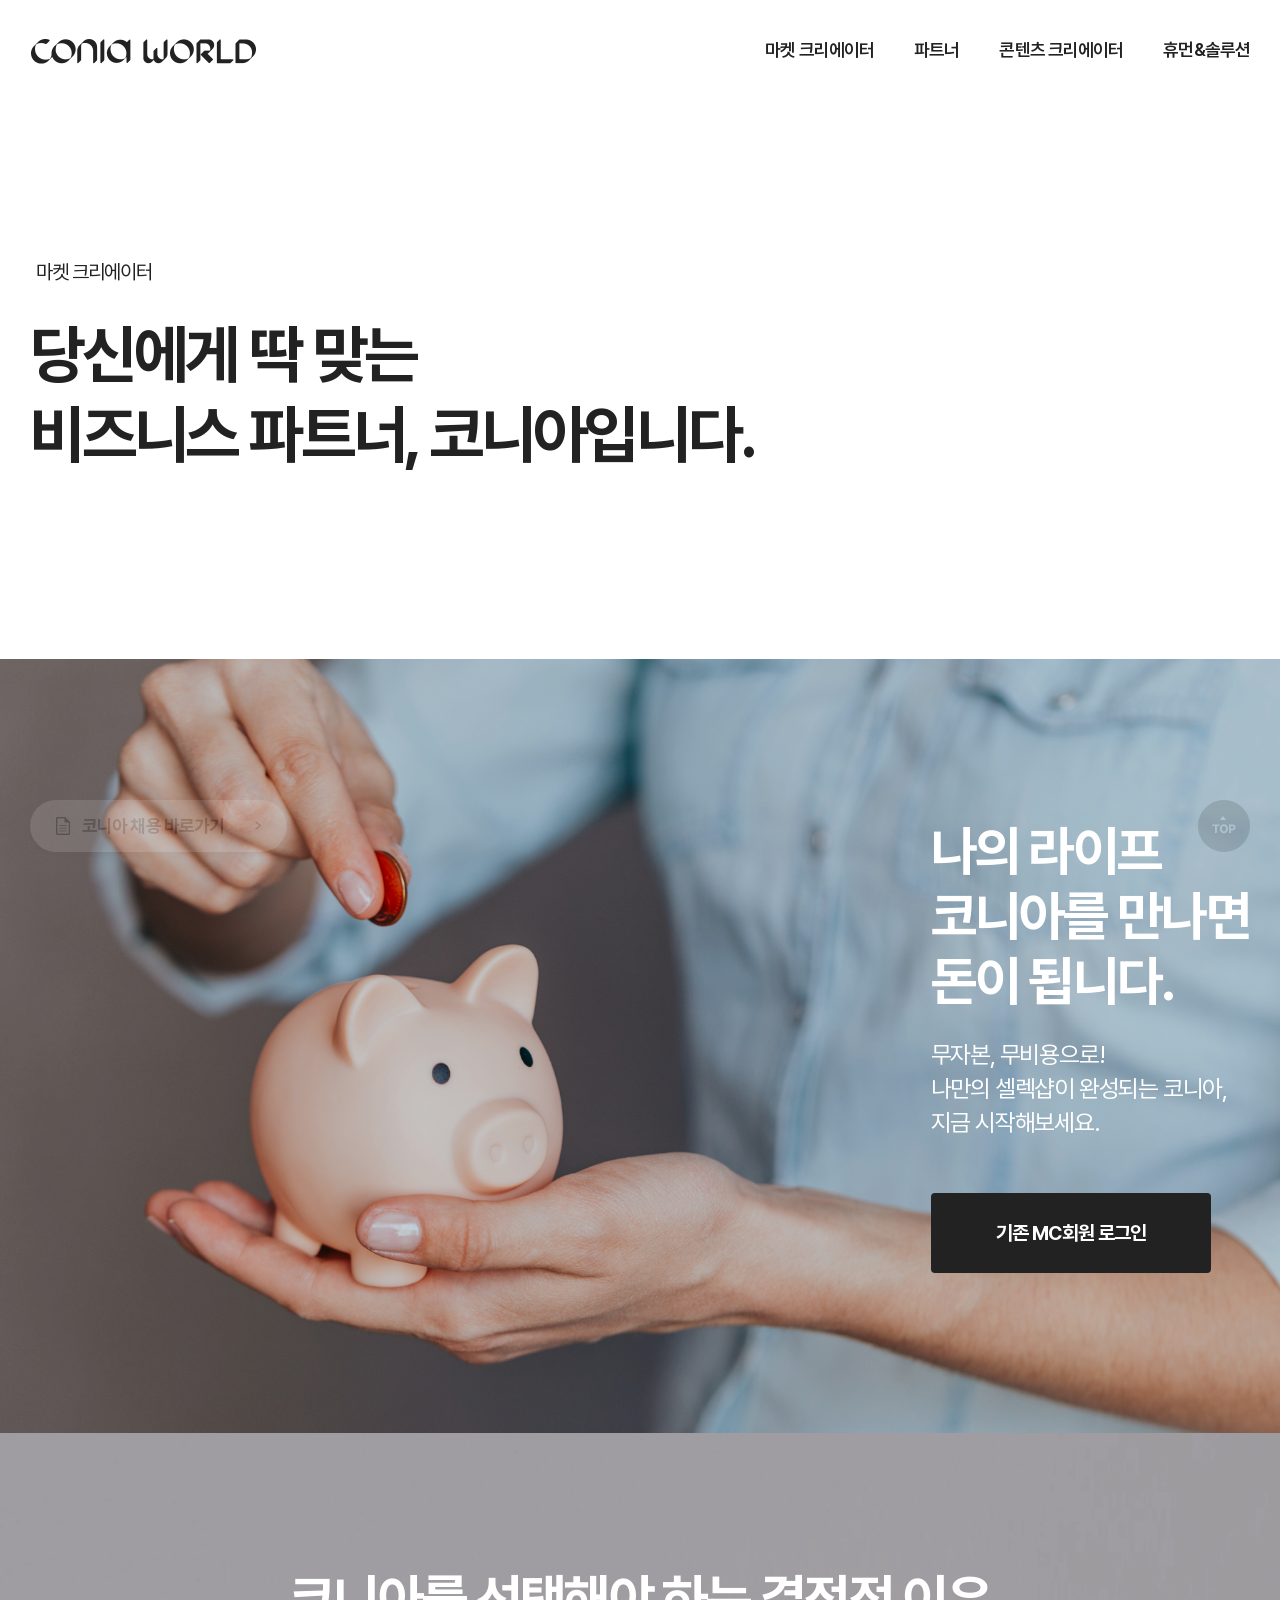
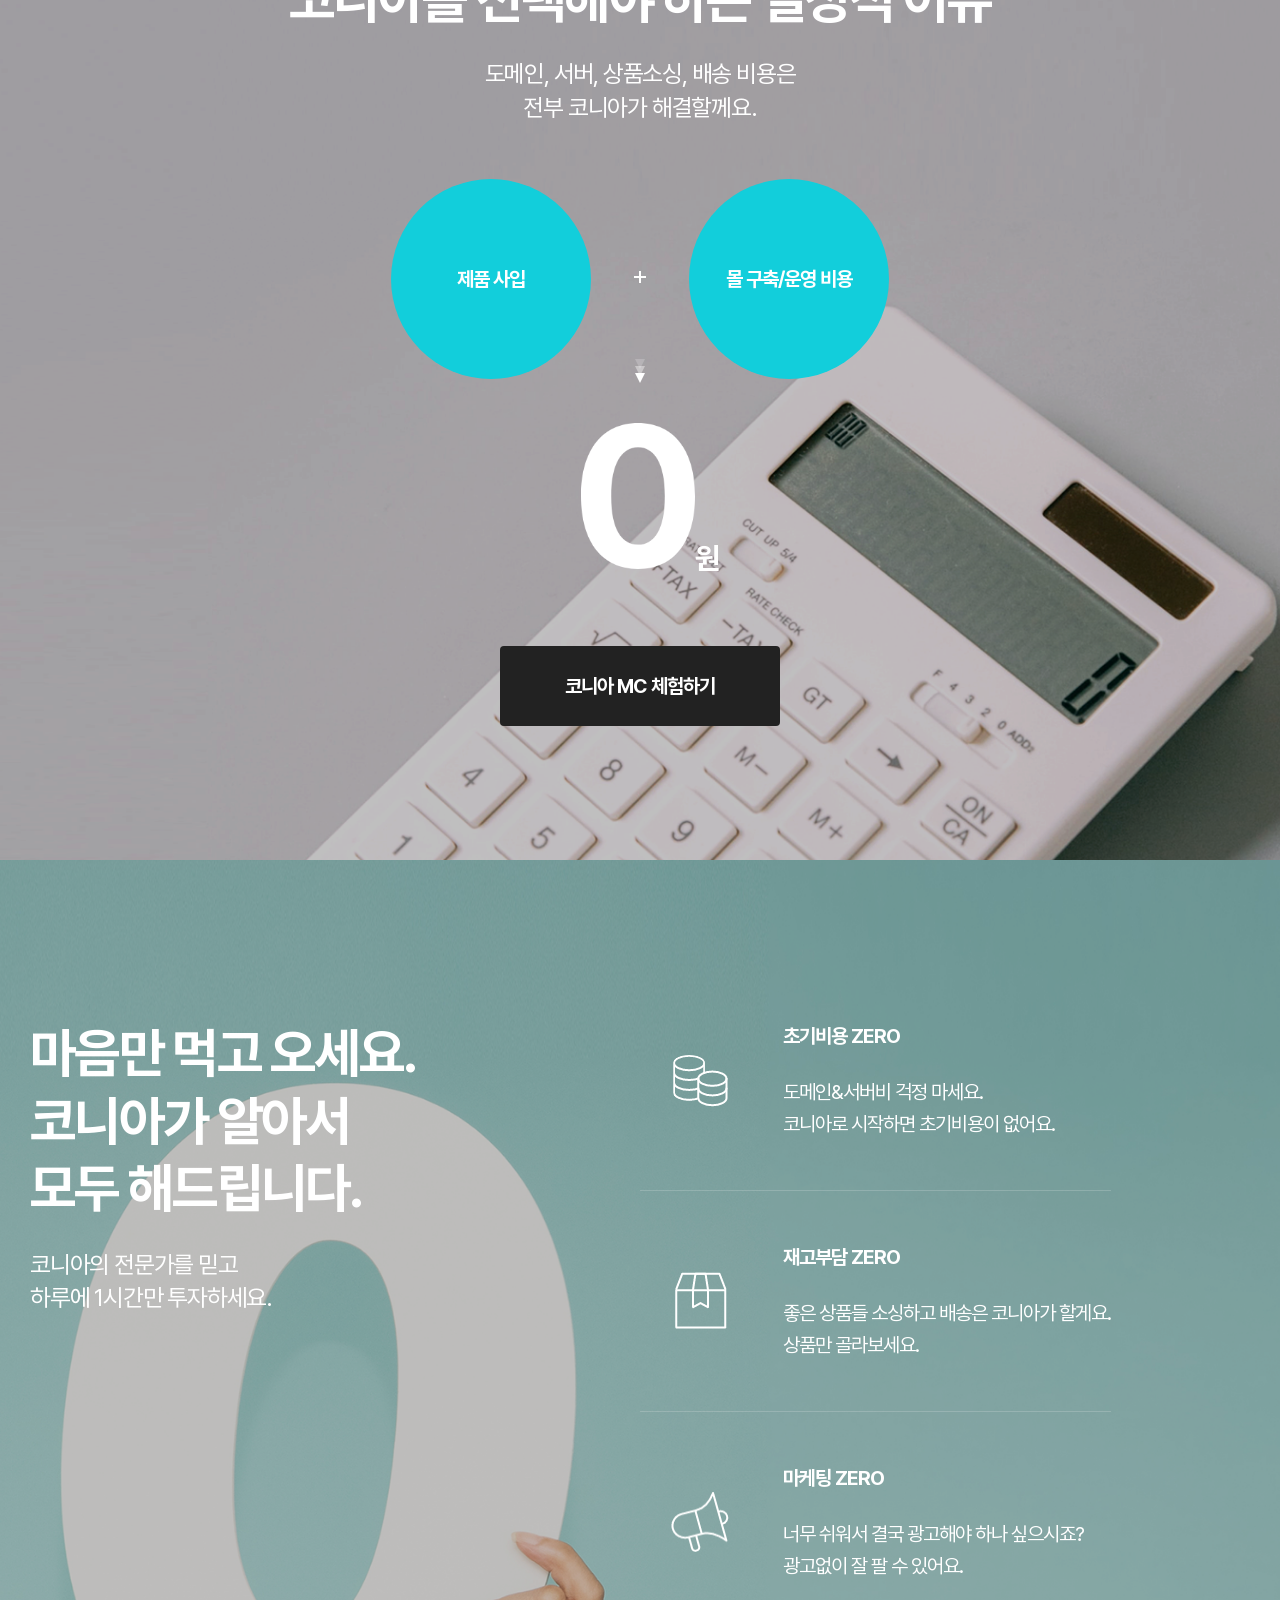
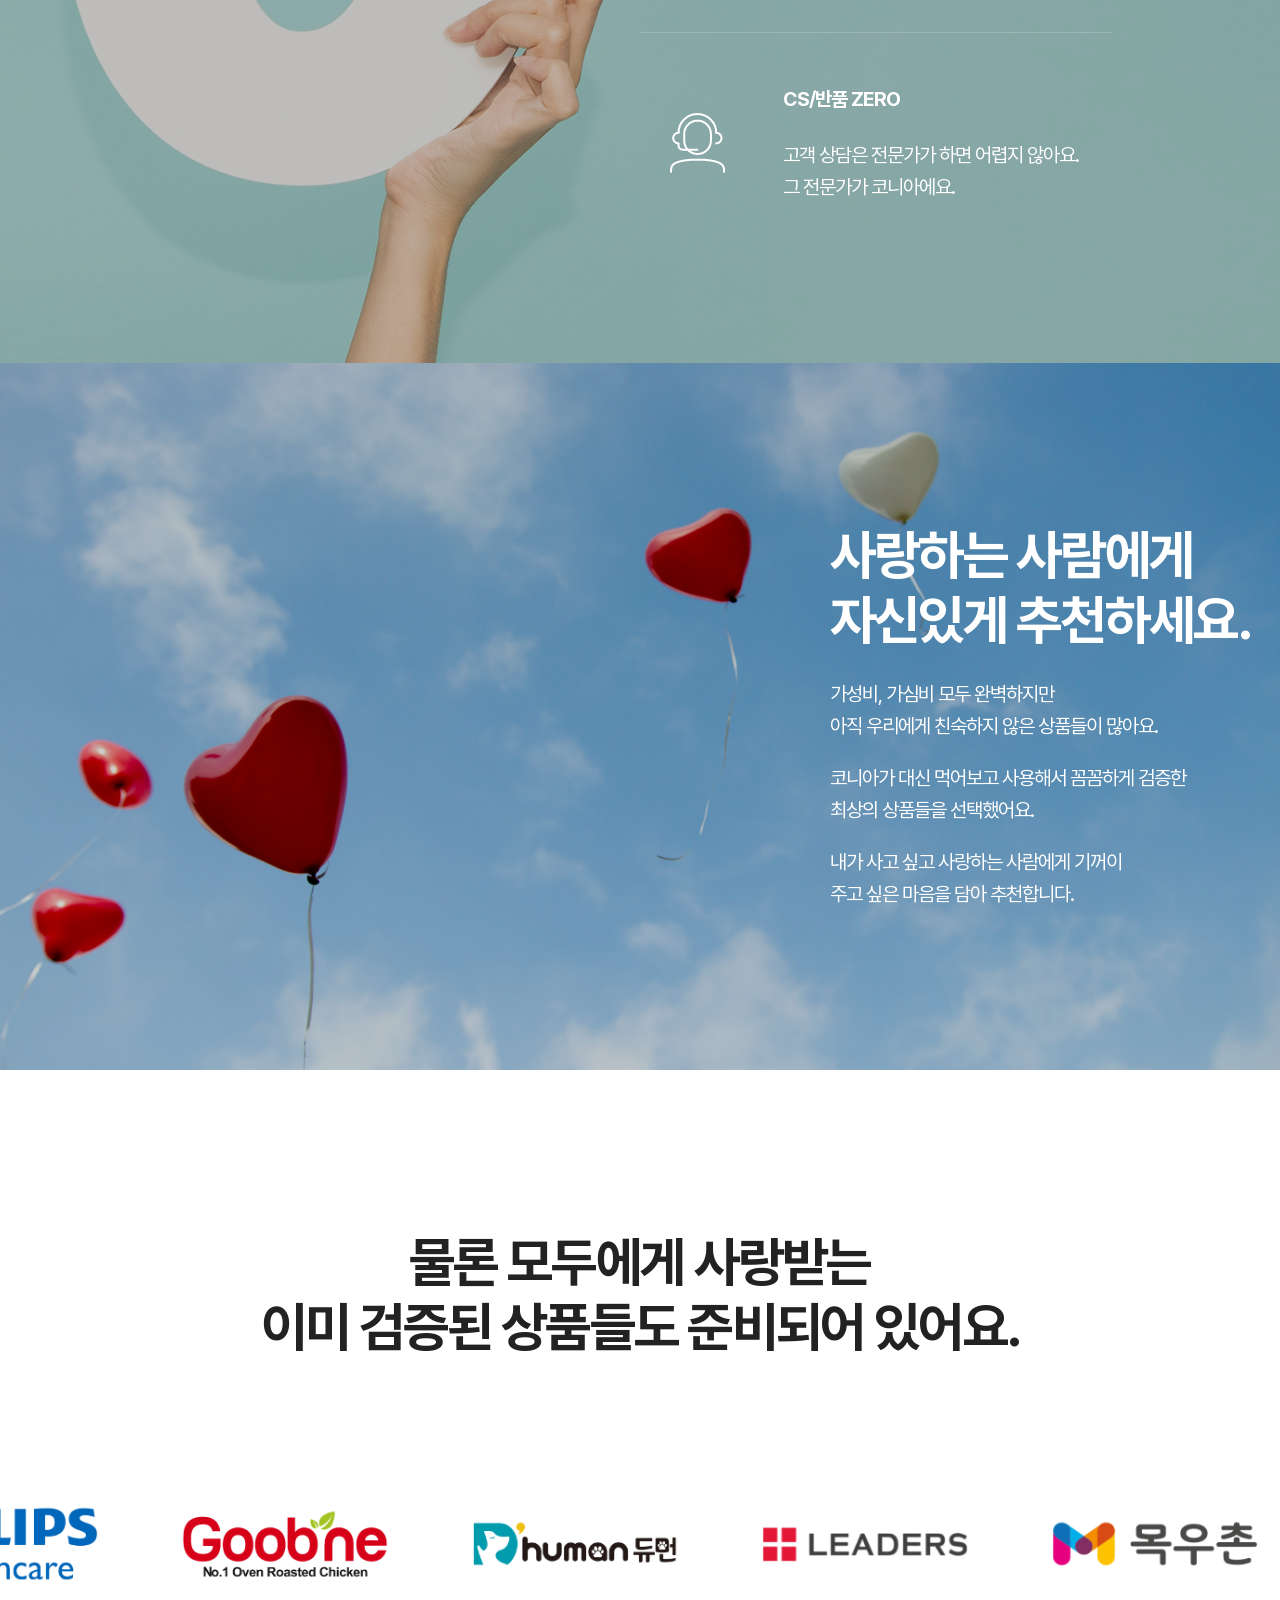
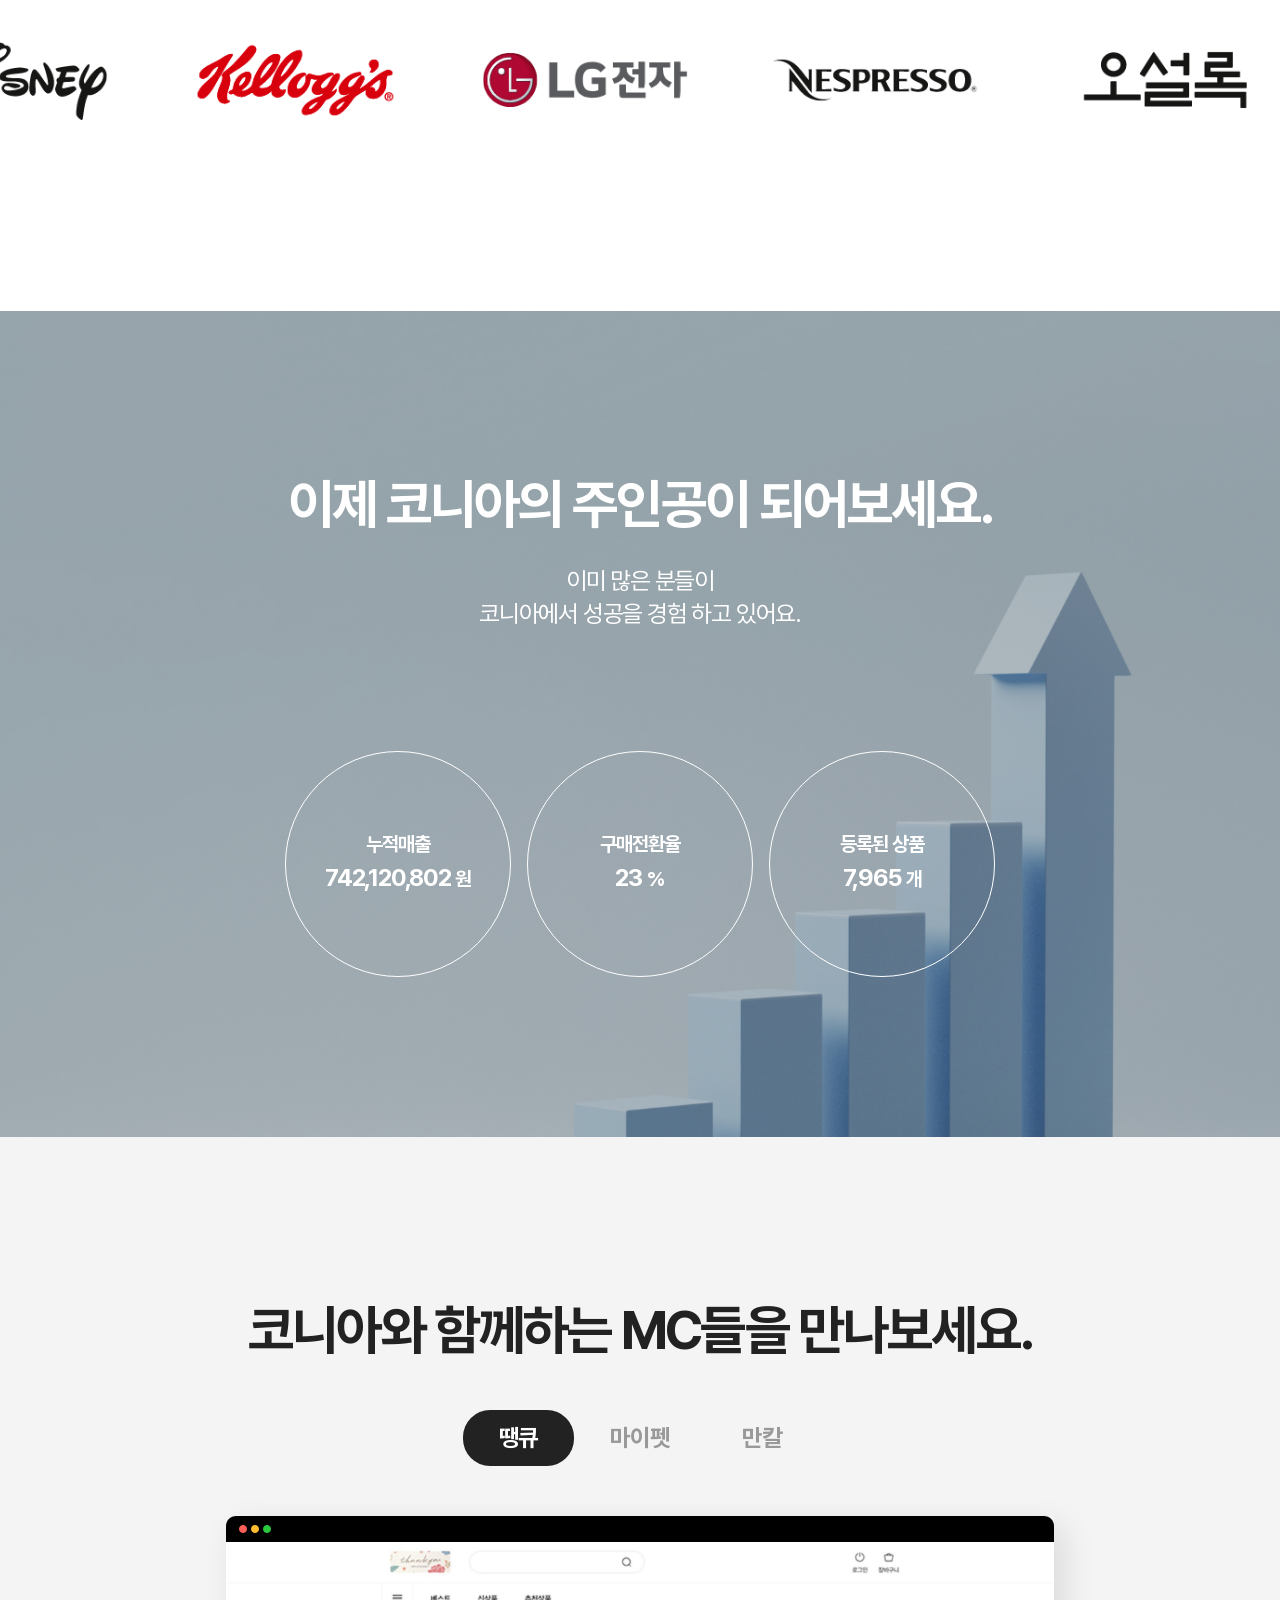
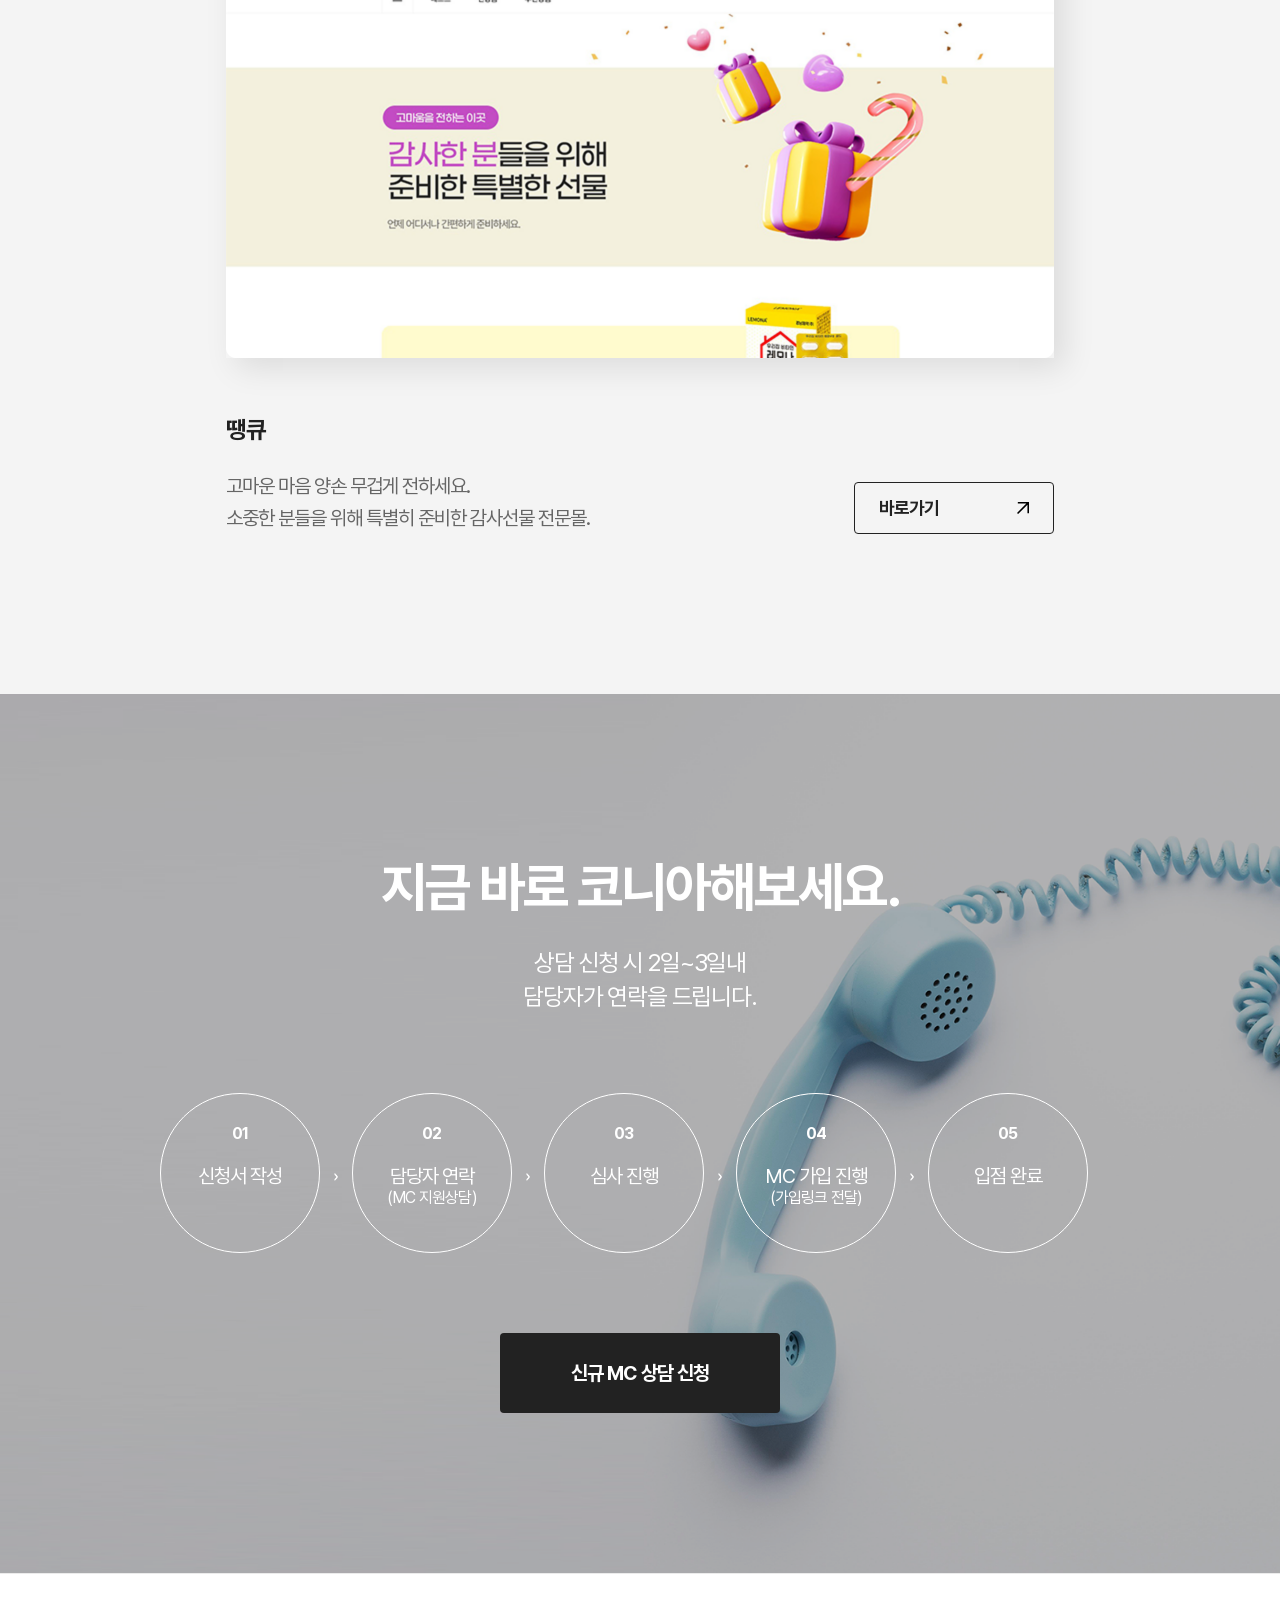
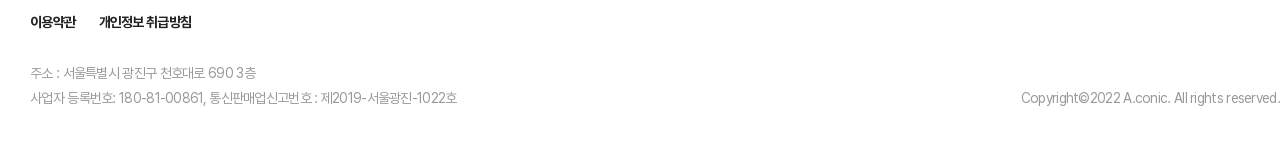
<file: 01_mc.html>
<!DOCTYPE html>
<html lang='en'>

<head>
  <meta charset='UTF-8'>
  <meta content='width=device-width, initial-scale=1.0' ,minimum-scale='0,maximum-scale=10,user-scalable=yes"'
    name='viewport'>
  <title>마켓 크리에이터</title>
  <link rel="shortcut icon" href="./resource/images/favicon.ico">
  <link href='./resource/fonts/pretendard.css' rel='stylesheet'>
  <link href='./resource/css/swiper.css' rel='stylesheet'>
  <link href='./resource/css/jquery.simplyscroll.css' rel='stylesheet'>
  <link href='./resource/css/common.css' rel='stylesheet'>
  <link href='./resource/css/sub.css' rel='stylesheet'>
  <link href='./resource/css/modal.css' rel='stylesheet'>

  <script src="https://developers.kakao.com/sdk/js/kakao.js"></script>
  <script src='./resource/js/jquery-1.9.1.min.js' type='text/javascript'></script>
  <script src='./resource/js/jquery-ui.min.js' type='text/javascript'></script>
  <script src='./resource/js/common.js' type='text/javascript'></script>
  <script src='./resource/js/jquery.simplyscroll.min.js'></script>
  <script src='./resource/js/swiper.js' type='text/javascript'></script>
  <script src="./resource/js/data/calculate.js" type='text/javascript' defer></script>
  <script src="./resource/js/data/calculate.js" type='text/javascript' defer></script>


</head>

<body class="main">
  <div class='wrap sub'>

    <!-- PC GNB -->
    <header class='header'>
      <div class='header_wrap container cl'>
        <div class='main_logo lt'>
          <a href='index.html' class='logo'><span class='blind'>코니아월드 로고</span></a>
        </div>
        <ul class='gnb'>
          <li><a href='01_mc.html'>마켓 크리에이터</a></li>
          <li><a href='02_pa.html'>파트너</a></li>
          <li><a href='03_cc.html'>콘텐츠 크리에이터</a></li>
          <li><a href='04_humanSolution.html'>휴먼&솔루션</a></li>
        </ul>
        <div class='btn_wrap rt'>
          <span class='gnb_btn ico_menu'></span>
        </div>
      </div>
    </header>

    <!-- MO GNB -->
    <aside class='mo_header'>
      <div class='header_wrap container'>
        <div class='header_inner cl'>
          <div class='main_logo lt'><a href='#' class='main_logo'><span class='blind'>코니아월드 로고</span></a></div>
          <div class='btn_wrap rt'>
            <button class='btn_close gnb_btn ico_close'></button>
          </div>
        </div>
        <ul class='gnb'>
          <li><a href='01_mc.html'>마켓 크리에이터</a></li>
          <li><a href='02_pa.html'>파트너</a></li>
          <li><a href='03_cc.html'>콘텐츠 크리에이터</a></li>
          <li><a href='04_humanSolution.html'>휴먼&솔루션</a></li>
        </ul>
      </div>
    </aside>


    <main class='mc'>
      <div class='title_wrap container'>
        <p>마켓 크리에이터</p>
        <h1 class='main_tit'>당신에게 딱 맞는<br />
          비즈니스 파트너, 코니아입니다.</h1>
      </div>

      <!-- LOGIN -->
      <section class='main_con login'>
        <div class='container'>
          <div class='con_wrap reveal'>
            <h2 class='main_tit'>나의 라이프<br />
              코니아를 만나면<br />
              돈이 됩니다.
            </h2>
            <p class='sub_tit'>
              무자본, 무비용으로!<br />
              나만의 셀렉샵이 완성되는 코니아,<br />
              지금 시작해보세요.
            </p>
            <button class='btn btn_black' onclick="window.location='https://mc.coniaworld.com'">기존 MC회원
              로그인
            </button>
          </div>
        </div>
      </section>
      <!--// LOGIN -->

      <!-- EXPERIENCE -->
      <section class='main_con experience'>
        <div class='container center'>
          <div class='con_wrap reveal delay01'>
            <h2 class='main_tit'>코니아를 선택해야 하는 결정적 이유</h2>
            <p class='sub_tit'>
              도메인, 서버, 상품소싱, 배송 비용은<br />
              전부 코니아가 해결할께요.
            </p>
            <!-- 20220816 수정 -->
            <div class='experience_wrap reveal delay02'>
              <div class="reveal">
                <span class='circle'>제품 사입</span>
                <span class='ico ico_plus'></span>
                <span class='circle'>몰 구축/운영 비용</span>
                <span class="ico ico_bottom"></span>
              </div>
              <div class='zero reveal'><span class='ico ico_zero'></span>원</div>
              <button class='btn btn_black btn_pop mc reveal sm' onclick="openModal('mc')">코니아 MC 체험하기
              </button>
            </div>
            <!--// 20220816 수정 -->
          </div>
        </div>
      </section>
      <!--// EXPERIENCE -->

      <!-- MERIT -->
      <section class='main_con merit'>
        <div class='container'>
          <div class='con_wrap w100 reveal delay01'>
            <div class='title_wrap'>
              <h2 class='main_tit'>마음만 먹고 오세요.<br />
                코니아가 알아서<br />
                모두 해드립니다.
              </h2>
              <p class='sub_tit'>
                코니아의 전문가를 믿고<br />
                하루에 1시간만 투자하세요.
              </p>
            </div>
            <div class='merit_wrap reveal delay03'>
              <ul>
                <li><span class='ico ico_money'></span>
                  <div class='txt_wrap'>
                    <p class='sub_tit'>초기비용 ZERO</p>
                    <p>도메인&서버비 걱정 마세요.<br />
                      코니아로 시작하면 초기비용이 없어요.</p>
                  </div>
                </li>
                <li><span class='ico ico_stock'></span>
                  <div class='txt_wrap'>
                    <p class='sub_tit'>재고부담 ZERO</p>
                    <p>좋은 상품들 소싱하고 배송은 코니아가 할게요.<br />
                      상품만 골라보세요.</p>
                  </div>
                </li>
                <li><span class='ico ico_marketing'></span>
                  <div class='txt_wrap'>
                    <p class='sub_tit'>마케팅 ZERO</p>
                    <p>너무 쉬워서 결국 광고해야 하나 싶으시죠?<br />
                      광고없이 잘 팔 수 있어요.</p>
                  </div>
                </li>
                <li><span class='ico ico_cs'></span>
                  <div class='txt_wrap'>
                    <p class='sub_tit'>CS/반품 ZERO</p>
                    <p>고객 상담은 전문가가 하면 어렵지 않아요.<br />
                      그 전문가가 코니아에요.</p>
                  </div>
                </li>
              </ul>
            </div>
          </div>
        </div>
      </section>
      <!--// MERIT -->

      <!-- RECOMMEND -->
      <section class='main_con recommend'>
        <div class='container'>
          <div class='con_wrap reveal'>
            <h2 class='main_tit'>사랑하는 사람에게<br />
              자신있게 추천하세요.</h2>
            <p class='sub_txt'>
              가성비, 가심비 모두 완벽하지만<br />
              아직 우리에게 친숙하지 않은 상품들이 많아요.
            </p>
            <p class='sub_txt'>
              코니아가 대신 먹어보고 사용해서 꼼꼼하게 검증한<br />
              최상의 상품들을 선택했어요.
            </p>
            <p class='sub_txt'>
              내가 사고 싶고 사랑하는 사람에게 기꺼이<br />
              주고 싶은 마음을 담아 추천합니다.
            </p>
          </div>
        </div>
      </section>
      <!--// RECOMMEND -->

      <!-- BRAND -->
      <section class='main_con brand'>
        <div class='container center'>
          <div class='con_wrap reveal'>
            <h2 class='main_tit container'>물론 모두에게 사랑받는<br />
              이미 검증된 상품들도
              준비되어 있어요.</h2>

            <div class="brand_wrap">
              <div class="left">
                <ul class="roller">
                  <li><img src='./resource/images/img_brand01.png' alt=""></li>
                  <li><img src='./resource/images/img_brand02.png' alt=""></li>
                  <li><img src='./resource/images/img_brand03.png' alt=""></li>
                  <li><img src='./resource/images/img_brand04.png' alt=""></li>
                  <li><img src='./resource/images/img_brand05.png' alt=""></li>
                  <li><img src='./resource/images/img_brand06.png' alt=""></li>
                  <li><img src='./resource/images/img_brand07.png' alt=""></li>
                  <li><img src='./resource/images/img_brand08.png' alt=""></li>
                </ul>
              </div>
              <div class="right">
                <ul class="roller">
                  <li><img src='./resource/images/img_brand09.png' alt=""></li>
                  <li><img src='./resource/images/img_brand10.png' alt=""></li>
                  <li><img src='./resource/images/img_brand11.png' alt=""></li>
                  <li><img src='./resource/images/img_brand12.png' alt=""></li>
                  <li><img src='./resource/images/img_brand13.png' alt=""></li>
                  <li><img src='./resource/images/img_brand14.png' alt=""></li>
                  <li><img src='./resource/images/img_brand15.png' alt=""></li>
                </ul>
              </div>
            </div>
          </div>
        </div>
      </section>
      <!--// BRAND -->

      <!-- RESULT -->
      <section class='main_con result'>
        <div class='container center'>
          <div class='con_wrap'>
            <div class='title_wrap reveal delay01'>
              <h2 class='main_tit'>이제 코니아의 주인공이 되어보세요.
              </h2>
              <p class='sub_tit'>
                이미 많은 분들이<br />
                코니아에서 성공을 경험 하고 있어요.
              </p>
            </div>
            <div class='result_wrap reveal delay02 counter_box'>
              <ul class='cl'>
                <li class='circle'>
                  <p>누적매출</p>
                  <p class='sub_tit'><em class='counter' data-number='931811060'></em><span> 원</span></p>
                </li>
                <li class='circle'>
                  <p>구매전환율</p>
                  <p class='sub_tit'><em class='counter' data-number='28'></em><span> %</span></p>
                </li>
                <li class='circle'>
                  <p>등록된 상품</p>
                  <p class='sub_tit'><em class='counter' data-number="10000"></em><span> 개</span></p>
                </li>
              </ul>
            </div>
          </div>
        </div>
      </section>
      <!--// RESULT -->

      <!-- MALL -->
      <section class='main_con mall'>
        <div class='container center'>
          <div class='con_wrap'>
            <div class='title_wrap reveal delay01'>
              <h2 class='main_tit'>코니아와 함께하는 MC들을 만나보세요.</h2>
            </div>
            <div class='mall_wrap reveal delay01'>
              <ul class="tab">
                <li class="tabBtn active"><span>땡큐</span></li>
                <li class="tabBtn"><span>마이펫</span></li> <!-- 20220927 이미지 변경 ksk -->
                <li class="tabBtn"><span>만칼</span></li>
              </ul>
              <div class="tabCon active">
                <img class="img_mall" src="./resource/images/img_mall01.png" alt="">
                <div class="txt_wrap">
                  <div class="mall_info">
                    <p class='sub_tit'>땡큐</p>
                    <p class="sub_txt">고마운 마음 양손 무겁게 전하세요.<br>
                      소중한 분들을 위해 특별히 준비한 <br class="mo_txt">감사선물 전문몰.</p>
                  </div>
                  <button class="btn btn_white btn_shortcut" onclick="location.href='https://coniaworld.com/thankyou'">
                    <!-- 20220902 링크 연결 PHJ -->
                    바로가기
                    <span class="ico_shortcut"></span>
                  </button>
                </div>
              </div>
              <div class="tabCon">
                <img class="img_mall" src="./resource/images/img_mall02.png" alt="">
                <div class="txt_wrap">
                  <div class="mall_info">
                    <p class='sub_tit'>마이펫</p>
                    <p class="sub_txt">나의 소중한 반려동물을 위해<br>
                      세상 모든 반려동물에게 행복의 순간을 선물하세요.</p>
                  </div>
                  <button class="btn btn_white btn_shortcut"
                    onclick="location.href='https://www.coniaworld.com/mypet01'">
                    <!-- 20220927 이미지 변경 ksk -->
                    바로가기
                    <span class="ico_shortcut"></span>
                  </button>
                </div>
              </div>
              <div class="tabCon">
                <img class="img_mall" src="./resource/images/img_mall03.png" alt="">
                <div class="txt_wrap">
                  <div class="mall_info">
                    <p class='sub_tit'>만칼</p>
                    <p class="sub_txt">먹거리 랩소디.<br>
                      세상에 모든 맛있는 것을 위한 <br class="mo_txt">먹거리 전문몰.</p>
                  </div>
                  <button class="btn btn_white btn_shortcut"
                    onclick="location.href='https://www.coniaworld.com/mankal'">
                    <!-- 20220902 링크 연결 PHJ -->
                    바로가기
                    <span class="ico_shortcut"></span>
                  </button>
                </div>
              </div>
            </div>
          </div>
        </div>
      </section>
      <!--// MALL -->

      <!-- CONTACT -->
      <section class='main_con contact'>
        <div class='container center'>
          <div class='con_wrap'>
            <div class='title_wrap reveal delay01'>
              <h2 class='main_tit'>지금 바로 코니아해보세요.
              </h2>
              <p class='sub_tit'>
                상담 신청 시 2일~3일내<br />
                담당자가 연락을 드립니다.
              </p>
            </div>
            <!-- 20220816 내용 수정 -->
            <div class='contact_wrap reveal delay01'>
              <ul class='cl'>
                <li class='circle reveal sm delay01'>
                  <strong>01</strong>
                  <p>신청서 작성</p>
                </li>
                <li class='circle reveal sm delay02'>
                  <strong>02</strong>
                  <p>담당자 연락</p>
                  <em>(MC 지원상담)</em>
                </li>
                <li class='circle reveal sm delay03'>
                  <strong>03</strong>
                  <p>심사 진행</p>
                </li>
                <li class='circle reveal sm delay04'>
                  <strong>04</strong>
                  <p>MC 가입 진행</p>
                  <em>(가입링크 전달)</em>
                </li>
                <li class='circle reveal sm delay05'>
                  <strong>05</strong>
                  <p>입점 완료</p>
                </li>
              </ul>
            </div>
            <!--// 20220816 내용 수정 -->
            <button class='btn btn_black btn_pop mc reveal  sm delay02' onclick="openModal('counsel')">신규 MC 상담
              신청
            </button>
          </div>
        </div>
      </section>
      <!--// CONTACT -->

      <div class="careers_site">
        <a href="https://careers.coniaworld.com/" class="link" target="_blank">
          코니아 채용 바로가기
        </a>
      </div>

      <div class="fixed_icon">
        <span class="ico_scroll_top"><span class="sr_only">상단으로 이동</span></span>
      </div>
    </main>

    <!-- MODAL : 코니아 MC 체험하기 -->

    <div class='modal mc'>
      <div class='modal_con container'>
        <button class='btn_close ico_close'>
          <span class='sr_only'>팝업 닫기</span>
        </button>
        <div class='modal_header'>
          <p>셀렉샵 사장님, 월 매출 얼마나 기대하세요?</p>
          <h1 class='main_tit'>한달 예상 수입 알아보기</h1>
        </div>
        <div class='modal_con'>
          <!-- SIMULATION -->
          <div class='simulation_wrap cl'>
            <div class='lt step'>
              <ul class='step_wrap'>
                <li>
                  <p>STEP 01</p>
                  <p class='sub_tit'>카테고리 선택</p>
                </li>
                <li>
                  <p>STEP 02</p>
                  <p class='sub_tit'>판매상품 선택</p>
                </li>
                <li>
                  <p>STEP 03</p>
                  <p class='sub_tit'>상품 추천</p>
                </li>
              </ul>
              <div class='btn_wrap'>
                <button class='btn btn_gray btn_prev'>이전</button>
                <button class='btn btn_black btn_next'>다음</button>
              </div>
            </div>
            <div class='lt form'>
              <!-- STEP 01 -->
              <div class='form_wrap step1'>
                <p class='sub_tit'>라이프스타일에 맞는 카테고리를 선택해주세요</p>
                <div class='radio_item'>
                  <input type='radio' id='ct_pet' name='ct_item'>
                  <label for='ct_pet'>
                    <span class='radio_box'></span>반려동물
                  </label>
                </div>
                <div class='radio_item'>
                  <input type='radio' id='ct_food' name='ct_item'>
                  <label for='ct_food'>
                    <span class='radio_box'></span>식품</label>
                </div>
                <div class='radio_item'>
                  <input type='radio' id='ct_health' name='ct_item'>
                  <label for='ct_health'>
                    <span class='radio_box'></span>헬스/건강식품</label>
                </div>
                <div class='radio_item'>
                  <input type='radio' id='ct_kitchen' name='ct_item'>
                  <label for='ct_kitchen'><span class='radio_box'></span>주방가전</label>
                </div>
                <div class='radio_item'>
                  <input type='radio' id='ct_interior' name='ct_item'>
                  <label for='ct_interior'><span class='radio_box'></span>홈인테리어</label>
                </div>
              </div>
              <!--// STEP 01 -->

              <!-- STEP 02 -->
              <div class='form_wrap step2'>
                <p class='sub_tit'>판매하고 싶은 상품을
                  선택해주세요</p>
                <div class='check_item'>
                  <input type='checkbox' id='pd01' name='pd_item'>
                  <label for='pd01'>
                    <span class='check_box'></span>
                    <span class='fl'>
                      <span class='pd_name'>홍삼 50ml * 30포</span>
                      <strong class='pd_price'>29,000<span> 원</span></strong>
                    </span>
                    <strong class='return'>
                      <p>수익률</p>
                      <strong class="pd_yeild"></strong>
                      <span>%</span>
                    </strong>
                  </label>
                </div>
                <div class='check_item'>
                  <input type='checkbox' id='pd02' name='pd_item'>
                  <label for='pd02'><span class='check_box'></span><span class='fl'><span class='pd_name'>어린이 홍삼젤리
                        50P</span><strong class='pd_price'>42,000<span> 원</span></strong></span><strong class='return'>
                      <p>수익률</p>
                      <strong class="pd_yeild"></strong>
                      <span>%</span>
                    </strong></label>
                </div>
                <div class='check_item'>
                  <input type='checkbox' id='pd03' name='pd_item'>
                  <label for='pd03'><span class='check_box'></span><span class='fl'><span class='pd_name'>루테인 지아잔틴
                        30일분</span><strong class='pd_price'>10,230<span> 원</span></strong></span><strong class='return'>
                      <p>수익률</p>
                      <strong class="pd_yeild"></strong>
                      <span>%</span>
                    </strong></label></div>
                <div class='check_item'>
                  <input type='checkbox' id='pd04' name='pd_item'>
                  <label for='pd04'><span class='check_box'></span><span class='fl'><span class='pd_name'>상황버섯추출액
                        1box</span><strong class='pd_price'>67,800<span> 원</span></strong></span><strong class='return'>
                      <p>수익률</p>
                      <strong class="pd_yeild"></strong>
                      <span>%</span>
                    </strong></label>
                </div>
                <div class='check_item'>
                  <input type='checkbox' id='pd05' name='pd_item'>
                  <label for='pd05'><span class='check_box'></span><span class='fl'><span class='pd_name'>다이어트 슬림 900mg
                        x 180정 2박스(4개월분)</span><strong class='pd_price'>254,900<span> 원</span></strong></span><strong
                      class='return'>
                      <p>수익률</p>
                      <strong class="pd_yeild"></strong>
                      <span>%</span>
                    </strong></label></div>
              </div>
              <!--// STEP 02 -->

              <!-- STEP 03 -->
              <div class='form_wrap step3'>
                <div class="item_wrap">
                  <p class='sub_tit'>판매할 상품을 몇 명에게 추천할 수 있을까요?</p>
                </div>
              </div>
              <!--// STEP 03 -->
            </div>
          </div>
          <!--// SIMULATION -->
          <!-- RESULT -->
          <div class='result_wrap'>
            <div class='form_wrap income'>
              <div class='list_wrap'>
                <dl>
                  <dt>추천 인원 중 10% 구매 시</dt>
                  <dd class='total'>
                    325,660,000<em>원</em>
                  </dd>
                </dl>
                <dl>
                  <dt>추천 인원 중 20% 구매 시</dt>
                  <dd class='total'>
                    325,660,000<em>원</em>
                  </dd>
                </dl>
                <dl>
                  <dt>추천 인원 중 30% 구매 시</dt>
                  <dd class='total'>
                    325,660,000<em>원</em>
                  </dd>
                </dl>
              </div>
              <div class='btn_wrap'>
                <button class='btn btn_white btn_prev'>처음부터 다시하기</button>
                <button class='btn btn_gray btn_next'>친구에게 공유하기</button>
                <button class='btn btn_black btn_close_mc'>닫기</button>
                <!-- <button class='btn btn_black btn_next'>MC 신청 상담하기</button> -->
                <!--  20220823 삭제 ksk -->
              </div>
            </div>
          </div>
          <!--// RESULT -->
        </div>
      </div>

    </div>

    <!--// MODAL : 코니아 MC 체험하기 -->

    <!-- MODAL : MC 상담 신청서 -->
    <!-- 20220822 jym 상담신청기능 추가로 인한 변경-->
    <div class='modal counsel'>
      <div class='modal_con container'>
        <button class='btn_close ico_close'>
          <span class='sr_only'>팝업 닫기</span>
        </button>
        <div class='modal_header'>
          <p>상담신청 시 2일~3일내 담당자가 연락을 드립니다. </p>
          <h1 class='main_tit'>상담 신청서</h1>
        </div>
        <div class='modal_con cl'>
          <div class='counsel_wrap'>
            <em class='essential'>* 필수 항목</em>
            <div class='form_wrap income'>
              <dl>
                <dt><label>회원구분</label></dt>
                <dd>
                  <div class='row_wrap'>
                    <div class='radio_item'>
                      <input type='radio' id='mem1' name='inqType' title='개인' checked>
                      <label for='mem1'><span class='radio_box'></span>개인</label>
                    </div>
                    <div class='radio_item'>
                      <input type='radio' id='mem2' name='inqType' title='법인/개인사업자'><label for='mem2'><span
                          class='radio_box'></span>법인/개인사업자</label>
                    </div>
                  </div>
                </dd>
              </dl>
              <dl id="dl_name1">
                <dt><label for='name1'>사업자명(회사명)<em>*</em></label></dt>
                <dd>
                  <div class='txt_item'>
                    <input type='text' maxlength="20" id='name1' name='applicantCompany' title='사업자명(회사명)'
                      onKeyup="this.value=this.value.replace(/[^ㄱ-ㅎ가-힣a-zA-Z()]/g,'');">
                  </div>
                </dd>
              </dl>
              <dl>
                <dt><label for='name2'>신청자명<em>*</em></label></dt>
                <dd>
                  <div class='txt_item'>
                    <input type='text' maxlength="20" id='name2' name='applicantName' title='신청자명'
                      onKeyup="this.value=this.value.replace(/[^ㄱ-ㅎ가-힣a-zA-Z()]/g,'');">
                  </div>
                </dd>
              </dl>
              <dl>
                <dt><label for='phone'>신청자 연락처<em>*</em></label></dt>
                <dd>
                  <div class='txt_item'>
                    <input onKeyup="this.value=this.value.replace(/[^0-9]/g,'');" type='text' maxlength="11" id='phone'
                      name='applicantContact' title='신청자 연락처'>
                  </div>
                </dd>
              </dl>
              <dl>
                <dt><label>E-mail<em>*</em></label></dt>
                <dd>
                  <div class='txt_item email'>
                    <div class='email_wrap'>
                      <input type='text' maxlength="20" name='email1' id='email1' title='이메일 앞자리'
                        onKeyup="this.value=this.value.replace(/[^0-9a-zA-Z_]/g,'');">
                      <span class='data_txt'>@</span>
                      <input type='text' maxlength="30" name='email2' id='email2' value='' title='이메일 뒷자리'
                        onKeyup="this.value=this.value.replace(/[^0-9a-zA-Z_\.-]/g,'');">
                    </div>
                    <select name='selectMail' id='selectMail' title='이메일 뒷자리 선택'>
                      <option value=''>직접입력</option>
                      <option value='naver.com'>naver.com</option>
                      <option value='daum.net'>daum.net</option>
                      <option value='gmail.com'>gmail.com</option>
                      <option value='hanmail.net'>hanmail.net</option>
                      <!--                                        <option value='korea.kr'>korea.kr</option>-->
                      <option value='nate.com'>nate.com</option>
                    </select>
                  </div>
                </dd>
              </dl>
              <dl>
                <dt><label>성별<em>*</em></label></dt>
                <dd>
                  <div class='row_wrap'>
                    <div class='radio_item'>
                      <input type='radio' id='sex1' name='applicantSex' title='남' checked>
                      <label for='sex1'><span class='radio_box'></span>남</label>
                    </div>
                    <div class='radio_item'>
                      <input type='radio' id='sex2' name='applicantSex' title='여'>
                      <label for='sex2'><span class='radio_box'></span>여</label>
                    </div>
                  </div>
                </dd>
              </dl>
              <dl>
                <dt><label>연령<em>*</em></label></dt>
                <dd>
                  <div class="select_item">
                    <select name='applicantAge' id='selectAge' title='연령 선택'>
                      <option value=''>선택</option>
                      <option value='10대 이하'>10대 이하</option>
                      <option value='20대'>20대</option>
                      <option value='30대'>30대</option>
                      <option value='40대'>40대</option>
                      <option value='50대'>50대</option>
                      <option value='60대 이상'>60대 이상</option>
                    </select>
                  </div>
                </dd>
              </dl>
              <dl>
                <dt><label>직업군<em>*</em></label></dt>
                <dd>
                  <div class="select_item">
                    <select name='applicantJob' id='selectJob' title='직업군 선택'>
                      <option value=''>선택</option>
                      <option value='학생'>학생</option>
                      <option value='직장인'>직장인</option>
                      <option value='주부'>주부</option>
                      <option value='자영업'>자영업</option>
                      <option value='기타'>기타</option>
                    </select>
                  </div>
                </dd>
              </dl>
              <dl>
                <dt><label>거주지역<em>*</em></label></dt>
                <dd>
                  <div class="select_item">
                    <select name='applicantResid' id='selectAdd' title='거주지역 선택'>
                      <option value=''>선택</option>
                      <option value='서울특별시'>서울특별시</option>
                      <option value='경기도'>경기도</option>
                      <option value='인천광역시'>인천광역시</option>
                      <option value='부산광역시'>부산광역시</option>
                      <option value='광주광역시'>광주광역시</option>
                      <option value='대전광역시'>대전광역시</option>
                      <option value='대구광역시'>대구광역시</option>
                      <option value='울산광역시'>울산광역시</option>
                      <option value='세종특별자치시'>세종특별자치시</option>
                      <option value='강원도'>강원도</option>
                      <option value='충청북도'>충청북도</option>
                      <option value='충청남도'>충청남도</option>
                      <option value='전라북도'>전라북도</option>
                      <option value='전라남도'>전라남도</option>
                      <option value='경상북도'>경상북도</option>
                      <option value='경상남도'>경상남도</option>
                      <option value='제주특별자치도'>제주특별자치도</option>
                    </select>
                  </div>
                </dd>
              </dl>
              <dl>
                <dt><label>라이프스타일<em>*</em><span class="small_txt">(최소 3개 / 최대 5개)</span></label></dt>
                <dd>
                  <div class='interest_wrap'>
                    <div class='check_wrap'>
                      <div class='check_item'>
                        <input type='checkbox' id='itr1' name='desiredCategory' title='반려동물'>
                        <label for='itr1'>
                          <span class='check_box'></span>반려동물
                        </label>
                      </div>
                    </div>
                    <div class='check_wrap'>
                      <div class='check_item'>
                        <input type='checkbox' id='itr2' name='desiredCategory' title='생활용품'>
                        <label for='itr2'>
                          <span class='check_box'>
                          </span>생활용품
                        </label>
                      </div>
                    </div>
                    <div class='check_wrap'>
                      <div class='check_item'>
                        <input type='checkbox' id='itr3' name='desiredCategory' title='뷰티'>
                        <label for='itr3'>
                          <span class='check_box'>

                          </span>뷰티
                        </label>
                      </div>
                    </div>
                    <div class='check_wrap'>
                      <div class='check_item'><input type='checkbox' id='itr4' name='desiredCategory'
                          title='헬스 / 건강식품'><label for='itr4'><span class='check_box'></span>헬스 / 건강식품</label></div>
                    </div>
                    <div class='check_wrap'>
                      <div class='check_item'><input type='checkbox' id='itr5' name='desiredCategory'
                          title='스포츠 / 레저'><label for='itr5'><span class='check_box'></span>스포츠 / 레저</label></div>
                    </div>
                    <div class='check_wrap'>
                      <div class='check_item'><input type='checkbox' id='itr6' name='desiredCategory'
                          title='패션의류 / 잡화'><label for='itr6'><span class='check_box'></span>패션의류 / 잡화</label></div>
                    </div>
                    <div class='check_wrap'>
                      <div class='check_item'><input type='checkbox' id='itr7' name='desiredCategory'
                          title='주방용품'><label for='itr7'><span class='check_box'></span>주방용품</label></div>
                    </div>
                    <div class='check_wrap'>
                      <div class='check_item'><input type='checkbox' id='itr8' name='desiredCategory' title='식품'><label
                          for='itr8'><span class='check_box'></span>식품</label></div>
                    </div>
                    <div class='check_wrap'>
                      <div class='check_item'><input type='checkbox' id='itr9' name='desiredCategory'
                          title='홈인테리어'><label for='itr9'><span class='check_box'></span>홈인테리어</label></div>
                    </div>
                    <div class='check_wrap'>
                      <div class='check_item'><input type='checkbox' id='itr10' name='desiredCategory'
                          title='출산 / 유아동'><label for='itr10'><span class='check_box'></span>출산 / 유아동</label></div>
                    </div>
                    <div class='check_wrap'>
                      <div class='check_item'><input type='checkbox' id='itr11' name='desiredCategory'
                          title='반려동물'><label for='itr11'><span class='check_box'></span>가전디지털</label></div>
                    </div>
                    <div class='check_wrap'>
                      <div class='check_item'><input type='checkbox' id='itr12' name='desiredCategory'
                          title='자동차용품'><label for='itr12'><span class='check_box'></span>자동차용품</label></div>
                    </div>
                    <div class='check_wrap'>
                      <div class='check_item'><input type='checkbox' id='itr13' name='desiredCategory'
                          title='문구 / 오피스'><label for='itr13'><span class='check_box'></span>문구 / 오피스</label></div>
                    </div>
                    <div class='check_wrap'>
                      <div class='check_item'><input type='checkbox' id='itr14' name='desiredCategory'
                          title='완구 / 취미'><label for='itr14'><span class='check_box'></span>완구 / 취미</label></div>
                    </div>
                    <div class='check_wrap'>
                      <div class='check_item'><input type='checkbox' id='itr15' name='desiredCategory'
                          title='도서 / 교육 / 음반'><label for='itr15'><span class='check_box'></span>도서 / 교육 / 음반</label>
                      </div>
                    </div>
                    <div class='check_wrap'>
                      <div class='check_item'><input type='checkbox' id='itr16' name='desiredCategory'
                          title='해외 / 국내여행'><label for='itr16'><span class='check_box'></span>해외 / 국내여행</label></div>
                    </div>
                    <div class='check_wrap'>
                      <div class='check_item'><input type='checkbox' id='itr17' name='desiredCategory'
                          title='해외직구'><label for='itr17'><span class='check_box'></span>해외직구</label></div>
                    </div>
                  </div>
                </dd>
              </dl>
              <dl>
                <dt><label for='sns'>SNS/블로그 등</label></dt>
                <dd class='sns'>
                  <div class='txt_item'><input maxlength="30" type='text' id='sns' name='social' title='SNS/블로그 등'
                      onKeyup="this.value=this.value.replace(/[^0-9a-zA-Z_\/,\.]/g,'');">
                  </div>
                </dd>
              </dl>
              <dl>
                <dt><label>개인정보 동의 </label></dt>
                <dd>
                  <div class='row_wrap'>
                    <div class='radio_item'><input type='radio' id='agr1' name='agree' title='동의'><label
                        for='agr1'><span class='radio_box'></span>동의</label>
                    </div>
                    <div class='radio_item'><input type='radio' id='agr2' name='agree' title='비동의' checked><label
                        for='agr2'><span class='radio_box'></span>비동의</label>
                    </div>
                  </div>
                </dd>
              </dl>
            </div>
            <button onclick="onClickSubmit('MC')" class='btn btn_black btn_submit'>상담신청</button>
          </div>
        </div>
      </div>
    </div>

    <footer class='footer'>
      <div class='container cl'>
        <ul class='policy_wrap'>
          <li><a href='05_use.html'>이용약관</a></li>
          <li><a href='06_policy.html'>개인정보 취급방침</a></li>
        </ul>
        <p>주소 : 서울특별시 광진구 천호대로 690 3층<br />사업자 등록번호: 180-81-00861, 통신판매업신고번호 : 제2019-서울광진-1022호</p>
        <p class='copyright'>Copyright<span>©</span>2022 A.conic. All rights reserved.</p>
      </div>
    </footer>
  </div>

  <script src='./resource/js/swiper.js' type='text/javascript'></script>
  <script>
    $(function () {
      $('.left .roller').simplyScroll({
        pauseOnHover: false,
        speed: 1,
      });
      $('.right .roller').simplyScroll({
        pauseOnHover: false,
        direction: 'backwards',
        speed: 1,
      });

      var inputEmailProvider = $('#email2');
      $("select#selectMail").on("change", function (e) {
        if (this.value === "") {
          inputEmailProvider.attr("readonly", false).val("").focus();
          return;
        }
        inputEmailProvider.attr("readonly", true).val(this.value);
      });

      // 초기 회원구분 개인선택 되어있음 -> 사업자명(회사명) hide
      $("#dl_name1").hide();
      inputList[0] = {
        require: false,
        name: 'applicantCompany',
        err_order: 1,
        regex: ''
      };
      $("input[name=inqType]").on("click", function () {
        console.log("id=>" + $(this).attr('id'));
        if ($(this).attr('id') == "mem1") {
          $("#dl_name1").hide();
          $("#name1").val('');
          inputList[0] = {
            require: false,
            name: 'applicantCompany',
            err_order: 1,
            regex: ''
          };
        } else if ($(this).attr('id') == "mem2") {
          $("#dl_name1").show();
          inputList[0] = {
            require: true,
            name: 'applicantCompany',
            err_order: 1,
            regex: ''
          };
        }
      });
    });
  </script>
  <script>
    function openModal(modalname) {
      $('.' + modalname).show();
      $('html, body').addClass('locked');
    }

    // 팝업 닫기
    $('.modal .btn_close').on('click', function () {
      // $(this).parent().parent().hide();
      // $('html, body').removeClass('locked');

      // 해당 닫기창의 부모 modal class 확인
      console.log("modal=>" + $(this).closest(".modal").attr("class"));
      var parent_modal_class = $(this).closest(".modal").attr("class");
      if (parent_modal_class == "modal mc") { // 코니아 mc체험하기
        // 3단계인 경우에만 확인
        if ($(".form_wrap.step3").css("display") == 'block') {
          if (confirm("입력 하신 정보가 삭제됩니다.\n정말 팝업을 닫으시겠습니까?")) {
            $(this).parent().parent().hide();
            $('html, body').removeClass('locked');
          }
        } else {
          $(this).parent().parent().hide();
          $('html, body').removeClass('locked');
        }
      } else if (parent_modal_class == "modal counsel") { // 상담 신청서
        if (confirm("작성하신 상담 내역이 삭제됩니다.\n정말 팝업을 닫으시겠습니까?")) {
          $(this).parent().parent().hide();
          $('html, body').removeClass('locked');

          // 내부 내용 지우기
          let formobj = $(".modal.counsel .form_wrap.income");
          formobj.find(":text").val('');
          formobj.find("select").find('option:first').prop('selected', true);
          formobj.find(":checkbox").prop('checked', false);
          $("#mem1").prop("checked", true);
          $("#dl_name1").hide();
          inputList[0] = {
            require: false,
            name: 'applicantCompany',
            err_order: 1,
            regex: ''
          };
          $("#sex1").prop("checked", true);
          $("#agr2").prop("checked", true);

        }
      }
    });

    Kakao.init('79ba83b9419366ad7e97902c50c81101');

    $('.income .btn_next').on('click', () => Kakao.Link.sendDefault({
      objectType: 'feed', // 메시지 형식 : 피드 타입
      content: {
        title: '코니아 마켓 크리에이터',
        imageUrl: '이미지 주소', // 메인으로 보여질 이미지 주소
        description: '한달 예상 수입 결과 공유하기',
        link: {
          webUrl: 'https://coniaworld.com/mc',
          mobileWebUrl: 'https://coniaworld.com/mc',
        },
      },
      buttons: [{
        title: '코니아 MC 체험하기', // 버튼 이름
        link: {
          webUrl: 'https://coniaworld.com/mc',
          mobileWebUrl: 'https://coniaworld.com/mc',
        },
      }, ],
    }));

    // 20220819 삭제 ksk
    const inputList = [{
        require: true,
        name: 'applicantCompany',
        err_order: 1,
        regex: ''
      },
      {
        require: true,
        name: 'applicantName',
        err_order: 2
      },
      {
        require: true,
        name: 'applicantContact',
        err_order: 3
      },
      {
        require: true,
        name: 'email1',
        err_order: 4
      },
      {
        require: true,
        name: 'email2',
        err_order: 5
      },
      {
        require: false,
        name: 'social'
      },
    ];

    const radioList = [{
        name: 'inqType',
        err_order: 0
      },
      {
        name: 'applicantSex',
        err_order: 6
      },
      {
        name: 'agree',
        err_order: 11
      },
    ];

    const selectionList = [{
        name: 'applicantAge',
        err_order: 7
      },
      {
        name: 'applicantJob',
        err_order: 8
      },
      {
        name: 'applicantResid',
        err_order: 9
      },
    ];
    const chkBoxList = [{
      name: 'desiredCategory',
      err_order: 10,
      least: 3,
      max: 5
    }, ];

    const errorMsgList = [
      '회원구분을 확인해주세요',
      '사업자명(회사명)을 입력해주세요',
      '신청자명을 입력해주세요',
      '신청자 연락처를 입력해주세요',
      'e-mail을 입력해주세요',
      'e-mail을 입력해주세요',
      '성별을 확인해주세요',
      '연령을 선택해주세요',
      '직업군을 선택해주세요',
      '거주지역을 선택해주세요',
      '라이프 스타일을 선택해주세요',
      '개인정보 동의를 해주세요',
      '개인정보 동의를 해주세요'
    ]; // only message
  </script>
  <script>
    window.location.pathname.slice(1) ? $('.wrap').addClass('sub') : $('.wrap').addClass('main intro-active');
    /* 20220822 solution 및 메뉴 활성화 클래스 추가 ksk */
    switch (window.location.pathname.slice(1)) {
      case 'mc':
        $('title').text('마켓 크리에이터');
        $('.gnb li:eq(0)').addClass('on');
        break;
      case 'pa':
        $('title').text('파트너');
        $('.gnb li:eq(1)').addClass('on');
        break;
      case 'cc':
        $('title').text('콘텐츠 크리에이터');
        $('.gnb li:eq(2)').addClass('on');
        break;
      case 'solution':
        $('title').text('휴먼&솔루션');
        $('.gnb li:eq(3)').addClass('on');
        break;
      case 'use' || 'policy':
        $('title').text('이용약관');
        break;
      default:
        $('title').text('CONIA WORLD');
        break;
    }
    /*// 20220822 solution 및 메뉴 활성화 클래스 추가 ksk */
  </script>
</body>

</html>
</file>
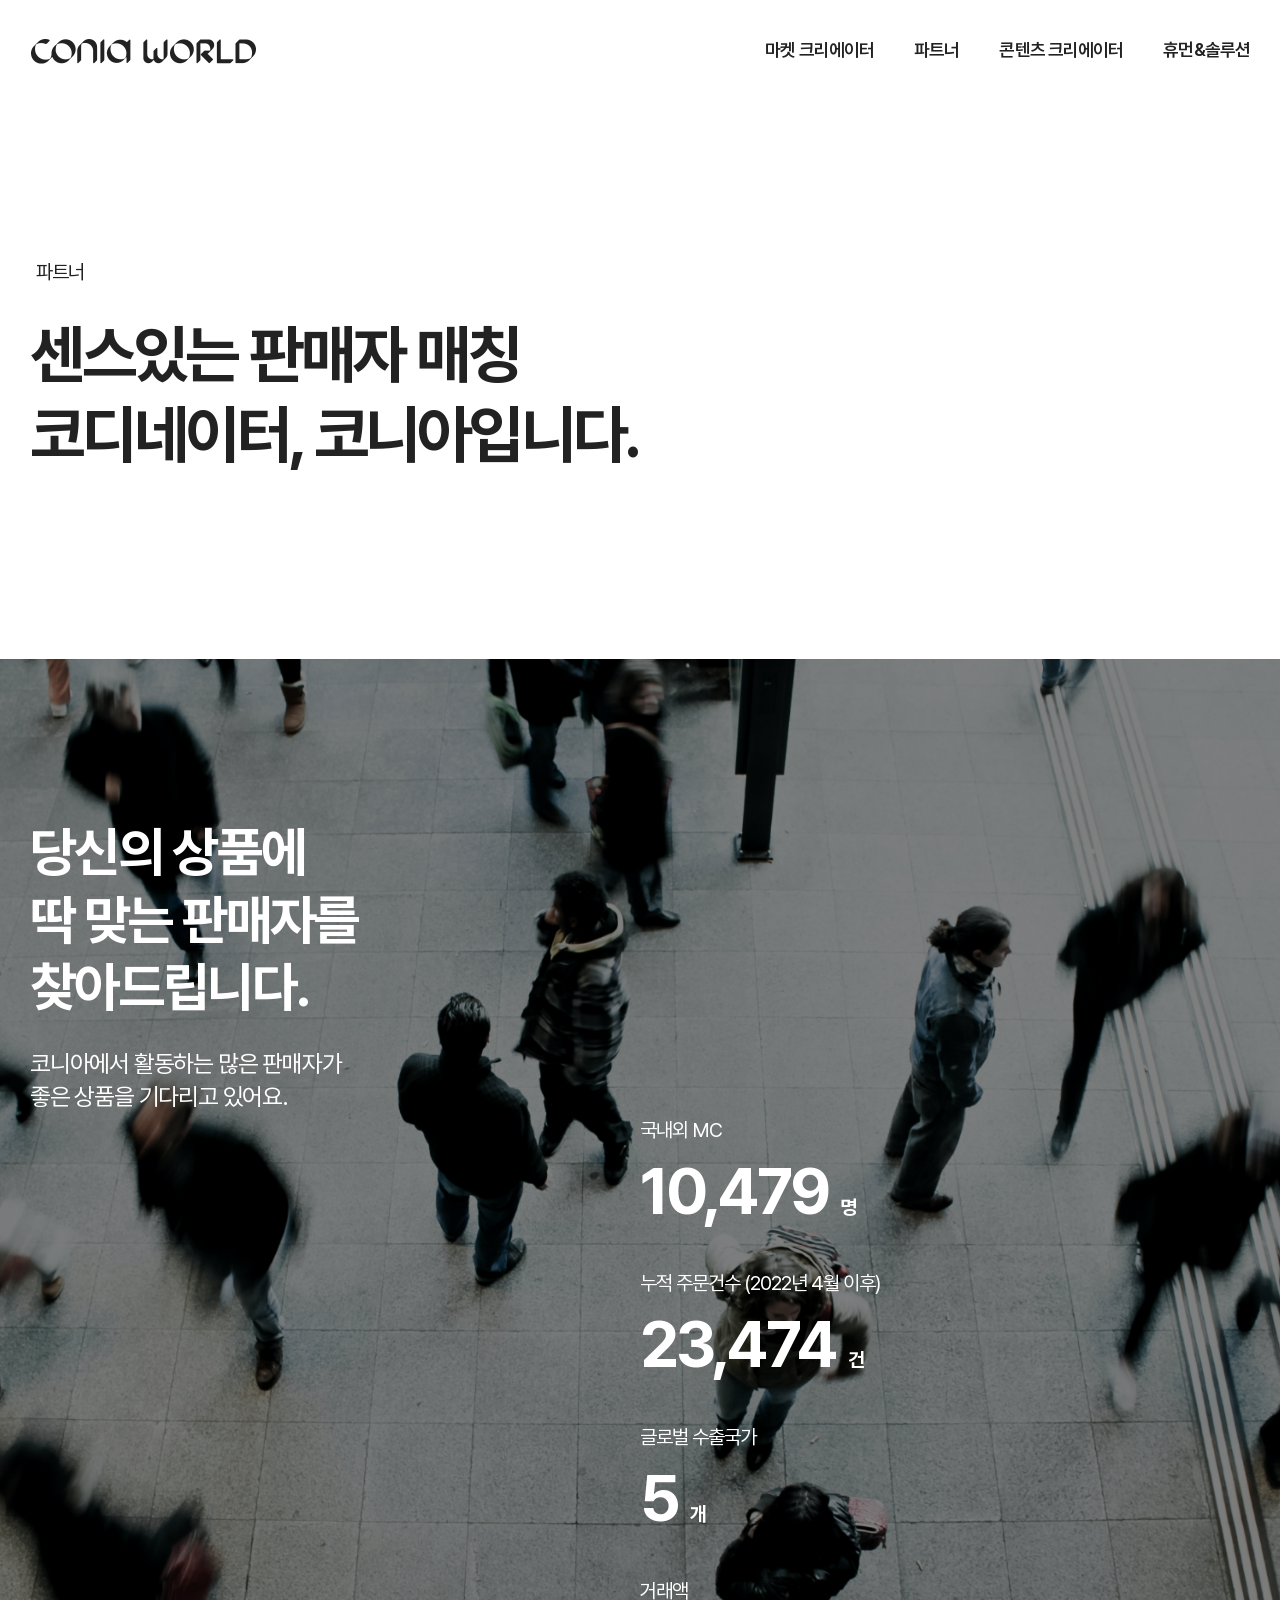
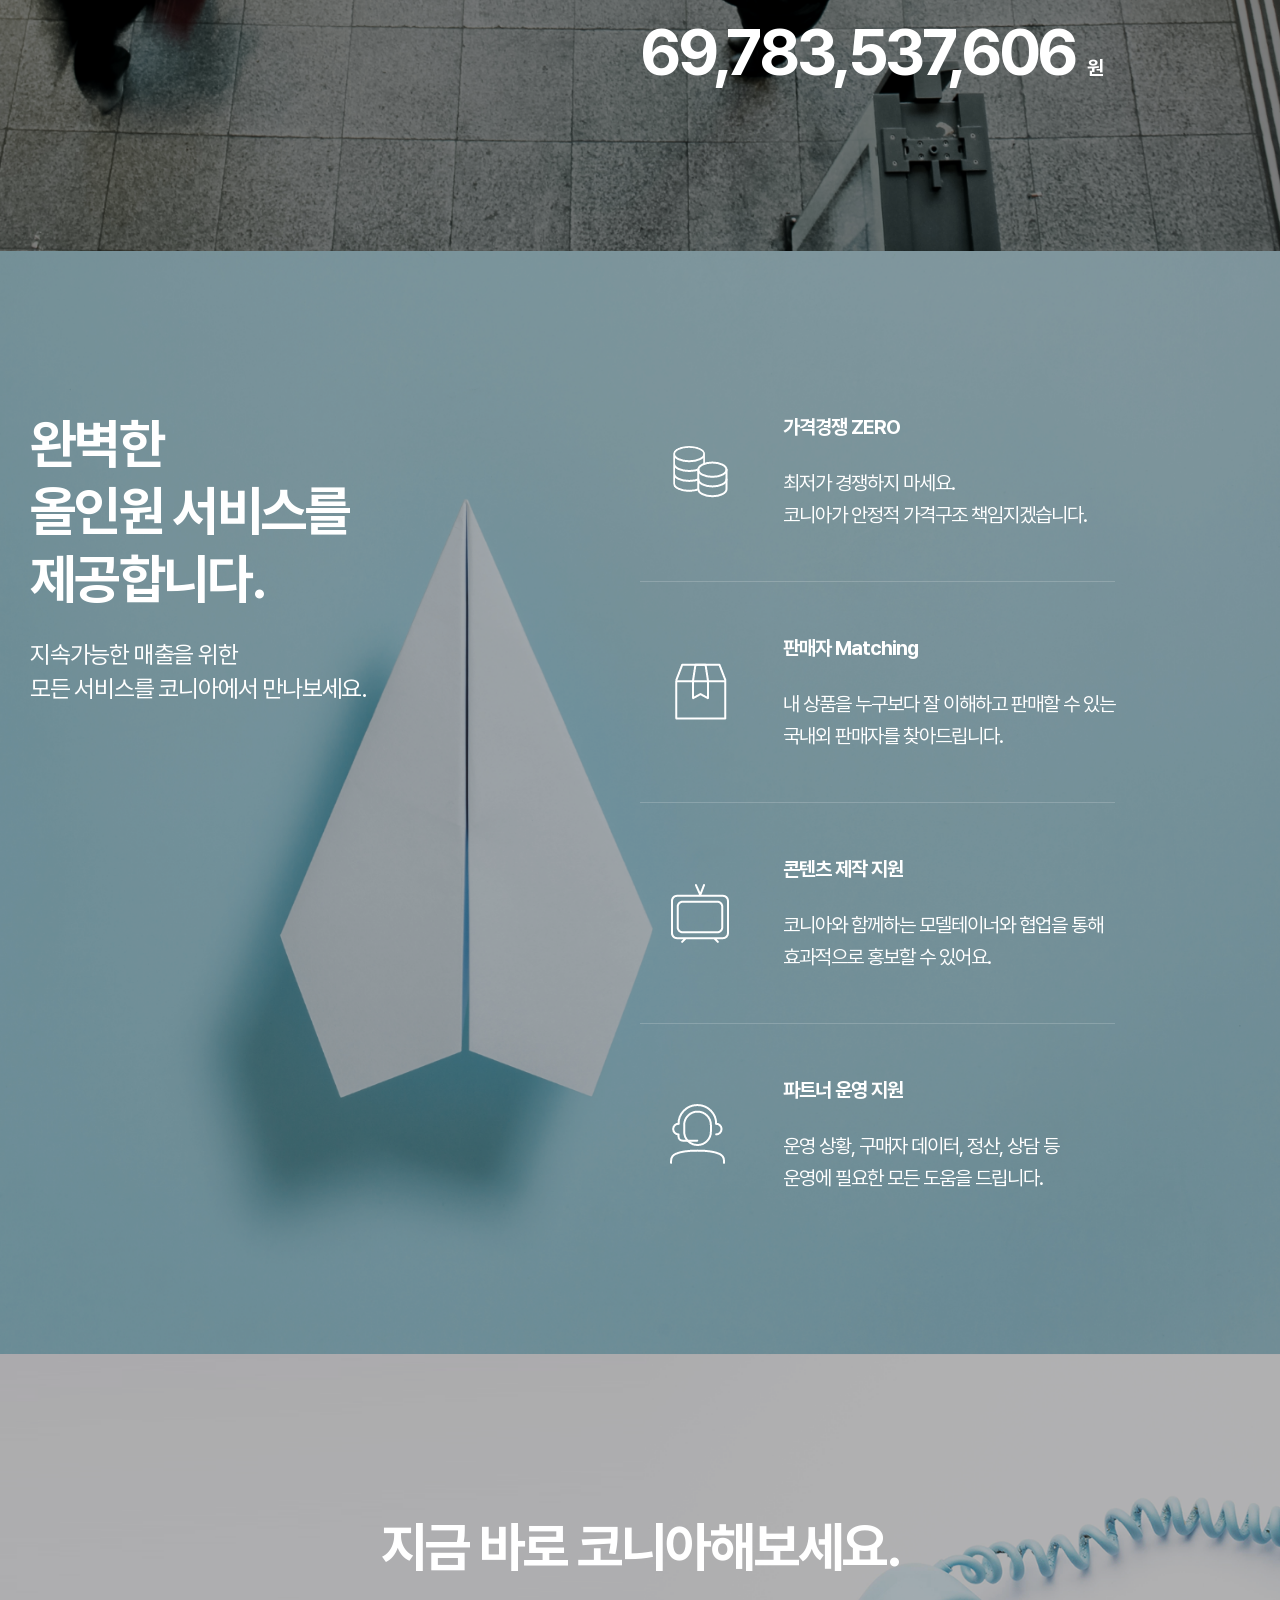
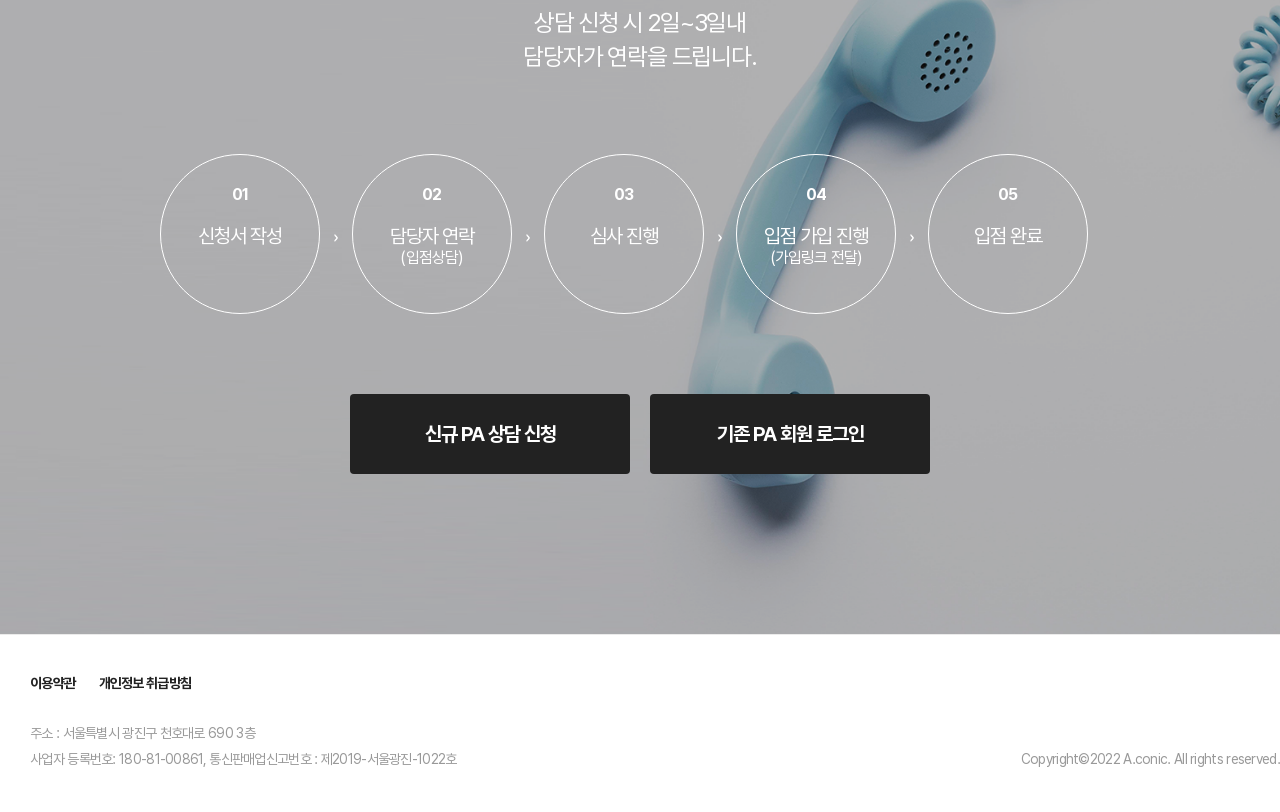
<file: 02_pa.html>
<!DOCTYPE html>
<html lang='en'>
<head>
    <meta charset='UTF-8'>
    <meta content='width=device-width, initial-scale=1.0' ,minimum-scale='0,maximum-scale=10,user-scalable=yes"'
          name='viewport'>
    <title>파트너</title>
    <link rel="shortcut icon" href="./resource/images/favicon.ico">
    <link href='./resource/fonts/pretendard.css' rel='stylesheet'>
    <link href='./resource/css/swiper.css' rel='stylesheet'>
    <link href='./resource/css/common.css' rel='stylesheet'>
    <link href='./resource/css/sub.css' rel='stylesheet'>
    <link href='./resource/css/modal.css' rel='stylesheet'>
    <script src='./resource/js/jquery-1.9.1.min.js' type='text/javascript'></script>
    <script type='text/javascript' src='./resource/js/jquery-ui.min.js'></script>
    <script src='./resource/js/common.js' type='text/javascript'></script>
    <script src="./resource/js/data/counsel.js" type='text/javascript'></script>

</head>
<body>
<div class='wrap sub'>

    <!-- PC GNB -->
    <header class='header'>
        <div class='header_wrap container cl'>
            <div class='main_logo lt'>
                <a href='index.html' class='logo'><span class='blind'>코니아월드 로고</span></a>
            </div>
            <ul class='gnb'>
                <li><a href='01_mc.html'>마켓 크리에이터</a></li>
                <li><a href='02_pa.html'>파트너</a></li>
                <li><a href='03_cc.html'>콘텐츠 크리에이터</a></li>
                <li><a href='04_humanSolution.html'>휴먼&솔루션</a></li>
            </ul>
            <div class='btn_wrap rt'>
                <span class='gnb_btn ico_menu'></span>
            </div>
        </div>
    </header>

    <!-- MO GNB -->
    <aside class='mo_header'>
        <div class='header_wrap container'>
            <div class='header_inner cl'>
                <div class='main_logo lt'><a href='#' class='main_logo'><span class='blind'>코니아월드 로고</span></a></div>
                <div class='btn_wrap rt'>
                    <button class='btn_close gnb_btn ico_close'></button>
                </div>
            </div>
            <ul class='gnb'>
                <li><a href='01_mc.html'>마켓 크리에이터</a></li>
                <li><a href='02_pa.html'>파트너</a></li>
                <li><a href='03_cc.html'>콘텐츠 크리에이터</a></li>
                <li><a href='04_humanSolution.html'>휴먼&솔루션</a></li>
            </ul>
        </div>
    </aside>

    <main class='pa'>
        <div class='title_wrap container'>
            <p>파트너</p>
            <h1 class='main_tit'>센스있는 판매자 매칭<br/>
                코디네이터, 코니아입니다. </h1>
        </div>

    <!-- SELLER -->
    <section class='main_con seller'>
      <!-- 20220823 내용 수정 ksk -->
      <div class='container'>
        <div class='con_wrap w100 reveal'>
          <div class='title_wrap'>
            <h2 class='main_tit'>당신의 상품에<br/>
              딱 맞는 판매자를<br/>
              찾아드립니다.
            </h2>
            <p class='sub_tit'>
              코니아에서 활동하는 많은 판매자가<br/>
              좋은 상품을 기다리고 있어요.
            </p>
          </div>
          <!-- 20220819 카운터 수정 ksk -->
          <div class='seller_wrap counter_box'>
            <ul>
              <li>
                <p>국내외 MC</p>
                <p class='number'><strong class='counter' data-number="11125"></strong><span>명</span></p>
              </li>
              <li>
                <p>누적 주문건수 (2022년 4월 이후)</p>
                <p class='number'><strong class='counter' data-number="24922"></strong><span>건</span></p>
              </li>
              <li>
                <p>글로벌 수출국가</p>
                <p class='number'><strong class='counter' data-number="5"></strong><span>개</span></p>
              </li>
              <li>
                <p>거래액</p>
                <p class='number'><strong class='counter' data-number="74089405275"></strong><span>원</span></p>
              </li>
            </ul>
          </div>
          <!--// 20220819 카운터 수정 ksk -->
        </div>
      </div>
      <!--// 20220823 내용 수정 ksk -->
    </section>
    <!--// SELLER -->

    <!-- MERIT -->
    <section class='main_con merit'>
      <div class='container'>
        <div class='con_wrap w100 reveal delay01'>
          <div class='title_wrap'>
            <h2 class='main_tit'>완벽한<br/>
              올인원 서비스를<br/>
              제공합니다.
            </h2>
            <p class='sub_tit'>
              지속가능한 매출을 위한<br/>
              모든 서비스를 코니아에서 만나보세요.
            </p>
          </div>
          <div class='merit_wrap reveal delay02'>
            <ul>
              <li><span class='ico ico_money'></span>
                <div class='txt_wrap'>
                  <p class='sub_tit'>가격경쟁 ZERO</p>
                  <p>최저가 경쟁하지 마세요.<br/>
                    코니아가 안정적 가격구조 책임지겠습니다.</p>
                </div>
              </li>
              <li><span class='ico ico_search'></span>
                <div class='txt_wrap'>
                  <p class='sub_tit'>판매자 Matching</p>
                  <p>내 상품을 누구보다 잘 이해하고 판매할 수 있는<br />
                    국내외 판매자를 찾아드립니다.</p>
                </div>
              </li>
              <li><span class='ico ico_tv'></span>
                <div class='txt_wrap'>
                  <p class='sub_tit'>콘텐츠 제작 지원</p>
                  <p>코니아와 함께하는 모델테이너와 협업을 통해<br/>
                    효과적으로 홍보할 수 있어요.
                  </p>
                </div>
              </li>
              <li><span class='ico ico_cs'></span>
                <div class='txt_wrap'>
                  <p class='sub_tit'>파트너 운영 지원</p>
                  <p>운영 상황, 구매자 데이터, 정산, 상담 등<br/>
                    운영에 필요한 모든 도움을 드립니다.</p>
                </div>
              </li>
            </ul>
          </div>
        </div>
      </div>
    </section>
    <!--// MERIT -->

    <!-- CONTACT -->
    <section class='main_con contact'>
      <div class='container center'>
        <div class='con_wrap'>
          <div class='title_wrap reveal'>
            <h2 class='main_tit'>지금 바로 코니아해보세요.</h2>
            <p class='sub_tit'>
              상담 신청 시 2일~3일내<br/>
              담당자가 연락을 드립니다.
            </p>
          </div>
          <div class='contact_wrap reveal delay01'>
            <ul class="cl">
              <li class='circle reveal sm delay01'>
                <strong>01</strong>
                <p>신청서 작성</p>
              </li>
              <li class='circle reveal sm delay02'>
                <strong>02</strong>
                <p>담당자 연락</p>
                <em class='small_txt'>(입점상담)</em>
              </li>
              <li class='circle reveal sm delay03'>
                <strong>03</strong>
                <p>심사 진행</p>
              </li>
              <li class='circle reveal sm delay04'>
                <strong>04</strong>
                <p>입점 가입 진행</p>
                <em>(가입링크 전달)</em>
              </li>
              <li class='circle reveal sm delay05'>
                <strong>05</strong>
                <p>입점 완료</p>
              </li>
            </ul>
          </div>
          <div class='btn_wrap reveal sm delay02'>
            <button class='btn btn_black' onclick="openModal('counsel')">신규 PA 상담 신청</button>
            <button id="link-pa" class='btn btn_black'>기존 PA 회원 로그인</button>
          </div>
        </div>
      </div>
    </section>
    <!--// CONTACT -->

        <div class="careers_site">
          <a href="https://careers.coniaworld.com/" class="link" target="_blank">
            코니아 채용 바로가기
          </a>
        </div>

        <div class="fixed_icon">
            <span class="ico_scroll_top"><span class="sr_only">상단으로 이동</span></span>
        </div>
    </main>

    <footer class='footer'>
        <div class='container cl'>
            <ul class='policy_wrap'>
                <li><a href='05_use.html'>이용약관</a></li>
                <li><a href='06_policy.html'>개인정보 취급방침</a></li>
            </ul>
            <p>주소 : 서울특별시 광진구 천호대로 690 3층<br/>사업자 등록번호: 180-81-00861, 통신판매업신고번호 : 제2019-서울광진-1022호</p>
            <p class='copyright'>Copyright<span>©</span>2022 A.conic. All rights reserved.</p>
        </div>
    </footer>

    <!-- MODAL : PA 입점 신청서 -->

    <div class='modal counsel reveal'>
        <div class='modal_con container'>
            <button class='btn_close ico_close'>
                <span class='sr_only'>팝업 닫기</span>
            </button>
            <div class='modal_header'>
                <p>상담신청 시 2일~3일내 담당자가 연락을 드립니다. </p>
                <h1 class='main_tit'>입점 신청서</h1>
            </div>
            <div class='modal_con cl'>
                <div class='counsel_wrap'>
                    <em class='essential'>* 필수 항목</em>
                    <div class='form_wrap income'>
                        <dl>
                            <dt><label>구분</label></dt>
                            <dd>
                                <div class='row_wrap'>
                                    <div class='radio_item'>
                                        <input type='radio' id='pa1' name='inqType' title='제조사' checked>
                                        <label for='pa1'>
                                            <span class='radio_box'></span>
                                            제조사
                                        </label>
                                    </div>
                                    <div class='radio_item'><input type='radio' id='pa2' name='inqType'
                                                                   title='유통사'><label
                                            for='pa2'><span class='radio_box'></span>유통사</label>
                                    </div>
                                    <div class='radio_item'><input type='radio' id='pa3' name='inqType'
                                                                   title='브랜드본사'><label
                                            for='pa3'><span class='radio_box'></span>브랜드본사</label>
                                    </div>
                                </div>
                            </dd>
                        </dl>
                        <dl>
                            <dt><label for='name1'>사업자명(회사명)<em>*</em></label></dt>
                            <dd>
                                <div class='txt_item'><input type='text' id='name1' name='applicantCompany'
                                                             title='사업자명(회사명)' maxlength="20" onKeyup="this.value=this.value.replace(/[^ㄱ-ㅎ가-힣a-zA-Z()]/g,'');"></div>
                            </dd>
                        </dl>
                        <dl>
                            <dt><label for='name2'>신청자명<em>*</em></label></dt>
                            <dd>
                                <div class='txt_item'><input type='text' id='name2' name='applicantName' title='신청자명' maxlength="20" onKeyup="this.value=this.value.replace(/[^ㄱ-ㅎ가-힣a-zA-Z()]/g,'');">
                                </div>
                            </dd>
                        </dl>
                        <dl>
                            <dt><label>E-mail<em>*</em></label></dt>
                            <dd>
                                <div class='txt_item email'>
                                    <div class='email_wrap'><input type='text' name='email1' id='email1'
                                                                   title='이메일 앞자리' maxlength="20" onKeyup="this.value=this.value.replace(/[^0-9a-zA-Z_]/g,'');"><span
                                            class='data_txt'>@</span><input type='text' name='email2' id='email2'
                                                                            value='' title='이메일 뒷자리' maxlength="30" onKeyup="this.value=this.value.replace(/[^0-9a-zA-Z_\.-]/g,'');">
                                    </div>
                                    <select name='selectMail' id='selectMail' title='이메일 뒷자리 선택'>
                                        <option value=''>직접입력</option>
                                        <option value='naver.com'>naver.com</option>
                                        <option value='daum.net'>daum.net</option>
                                        <option value='gmail.com'>gmail.com</option>
                                        <option value='hanmail.net'>hanmail.net</option>
<!--                                        <option value='korea.kr'>korea.kr</option>-->
                                        <option value='nate.com'>nate.com</option>
                                    </select>
                                </div>
                            </dd>
                        </dl>
                        <dl>
                            <dt><label>입점 희망 품목</label></dt>
                            <dd>
                                <div class='interest_wrap'>
                                    <div class='check_wrap'>
                                        <div class='check_item'><input type='checkbox' id='itr1' name='desiredCategory'
                                                                       title='반려동물'><label
                                                for='itr1'><span
                                                class='check_box'></span>반려동물</label></div>
                                    </div>
                                    <div class='check_wrap'>
                                        <div class='check_item'><input type='checkbox' id='itr2' name='desiredCategory'
                                                                       title='생활용품'><label
                                                for='itr2'><span
                                                class='check_box'></span>생활용품</label></div>
                                    </div>
                                    <div class='check_wrap'>
                                        <div class='check_item'><input type='checkbox' id='itr3' name='desiredCategory'
                                                                       title='뷰티'><label
                                                for='itr3'><span
                                                class='check_box'></span>뷰티</label></div>
                                    </div>
                                    <div class='check_wrap'>
                                        <div class='check_item'><input type='checkbox' id='itr4' name='desiredCategory'
                                                                       title='헬스 / 건강식품'><label
                                                for='itr4'><span
                                                class='check_box'></span>헬스 / 건강식품</label></div>
                                    </div>
                                    <div class='check_wrap'>
                                        <div class='check_item'><input type='checkbox' id='itr5' name='desiredCategory'
                                                                       title='스포츠 / 레저'><label
                                                for='itr5'><span
                                                class='check_box'></span>스포츠 / 레저</label></div>
                                    </div>
                                    <div class='check_wrap'>
                                        <div class='check_item'><input type='checkbox' id='itr6' name='desiredCategory'
                                                                       title='패션의류 / 잡화'><label
                                                for='itr6'><span
                                                class='check_box'></span>패션의류 / 잡화</label></div>
                                    </div>
                                    <div class='check_wrap'>
                                        <div class='check_item'><input type='checkbox' id='itr7' name='desiredCategory'
                                                                       title='주방용품'><label
                                                for='itr7'><span
                                                class='check_box'></span>주방용품</label></div>
                                    </div>
                                    <div class='check_wrap'>
                                        <div class='check_item'><input type='checkbox' id='itr8' name='desiredCategory'
                                                                       title='식품'><label
                                                for='itr8'><span
                                                class='check_box'></span>식품</label></div>
                                    </div>
                                    <div class='check_wrap'>
                                        <div class='check_item'><input type='checkbox' id='itr9' name='desiredCategory'
                                                                       title='홈인테리어'><label
                                                for='itr9'><span
                                                class='check_box'></span>홈인테리어</label></div>
                                    </div>
                                    <div class='check_wrap'>
                                        <div class='check_item'><input type='checkbox' id='itr10' name='desiredCategory'
                                                                       title='출산 / 유아동'><label
                                                for='itr10'><span
                                                class='check_box'></span>출산 / 유아동</label></div>
                                    </div>
                                    <div class='check_wrap'>
                                        <div class='check_item'><input type='checkbox' id='itr11' name='desiredCategory'
                                                                       title='반려동물'><label
                                                for='itr11'><span
                                                class='check_box'></span>가전디지털</label></div>
                                    </div>
                                    <div class='check_wrap'>
                                        <div class='check_item'><input type='checkbox' id='itr12' name='desiredCategory'
                                                                       title='자동차용품'><label
                                                for='itr12'><span
                                                class='check_box'></span>자동차용품</label></div>
                                    </div>
                                    <div class='check_wrap'>
                                        <div class='check_item'><input type='checkbox' id='itr13' name='desiredCategory'
                                                                       title='문구 / 오피스'><label
                                                for='itr13'><span
                                                class='check_box'></span>문구 / 오피스</label></div>
                                    </div>
                                    <div class='check_wrap'>
                                        <div class='check_item'><input type='checkbox' id='itr14' name='desiredCategory'
                                                                       title='완구 / 취미'><label
                                                for='itr14'><span
                                                class='check_box'></span>완구 / 취미</label></div>
                                    </div>
                                    <div class='check_wrap'>
                                        <div class='check_item'><input type='checkbox' id='itr15' name='desiredCategory'
                                                                       title='도서 / 교육 / 음반'><label
                                                for='itr15'><span
                                                class='check_box'></span>도서 / 교육 / 음반</label></div>
                                    </div>
                                    <div class='check_wrap'>
                                        <div class='check_item'><input type='checkbox' id='itr16' name='desiredCategory'
                                                                       title='해외 / 국내여행'><label
                                                for='itr16'><span
                                                class='check_box'></span>해외 / 국내여행</label></div>
                                    </div>
                                    <div class='check_wrap'>
                                        <div class='check_item'><input type='checkbox' id='itr17' name='desiredCategory'
                                                                       title='해외직구'><label
                                                for='itr17'><span
                                                class='check_box'></span>해외직구</label></div>
                                    </div>
                                </div>
                            </dd>
                        </dl>
                        <dl>
                            <dt><label for='site'>홈페이지</label></dt>
                            <dd class='sns'>
                                <div class='txt_item'><input type='text' id='site' name='social' title='홈페이지' maxlength="30"></div>
                            </dd>
                        </dl>
                        <dl>
                            <dt><label>개인정보 동의</label></dt>
                            <dd>
                                <div class='row_wrap'>
                                    <div class='radio_item'><input type='radio' id='agr1' name='agree' title='동의' ><label
                                            for='agr1'><span
                                            class='radio_box'></span>동의</label>
                                    </div>
                                    <div class='radio_item'><input type='radio' id='agr2' name='agree'
                                                                   title='비동의' checked><label
                                            for='agr2'><span
                                            class='radio_box'></span>비동의</label>
                                    </div>
                                </div>
                            </dd>
                        </dl>
                    </div>
                    <button onclick="onClickSubmit('PA')" class='btn btn_black btn_submit'>상담신청</button>
                </div>
            </div>
        </div>
    </div>

    <!--// MODAL : PA 입점 신청서 -->

</div>
<script>

    function openModal(modalname) {
        $('.' + modalname).show();
        $('html, body').addClass('locked');

    }

    // 팝업 닫기
    $('.modal .btn_close').on('click', function () {

        if(confirm("작성하신 상담 내역이 삭제됩니다.\n정말 팝업을 닫으시겠습니까?")){
            $(this).parent().parent().hide();
            $('html, body').removeClass('locked');

            // 내용 지우기
            let formobj = $(".modal.counsel .modal_con .form_wrap.income");
            formobj.find(":text").val('');
            formobj.find("select").find('option:first').prop('selected', true);
            formobj.find(":checkbox").prop('checked', false);
            $("#pa1").prop("checked", true);
        }
    });

    // 체크박스 10개
    $("input[name='desiredCategory']").change(function(){
        //console.log("length=>"+$("input[name='desiredCategory']:checked").length);
        if($("input[name='desiredCategory']:checked").length>10){
            $(this).attr("checked" , false);
        }
    });

    $('#link-pa').on('click', () => window.location.href = 'https://pa.coniaworld.com');

    var inputEmailProvider = $('#email2');
    /**
     * 이메일 selection
     */
    $("select#selectMail").on("change", function (e) {
        if (this.value === "") {
            inputEmailProvider.attr("readonly", false).val("").focus();
            return;
        }
        inputEmailProvider.attr("readonly", true).val(this.value);
    });

    const inputList = [
        {require: true, name: 'applicantCompany', err_order: 1, regex: ''},
        {require: true, name: 'applicantName', err_order: 2},
        {require: true, name: 'email1', err_order: 3},
        {require: true, name: 'email2', err_order: 4},
        {require: false, name: 'social'},
    ];

    const radioList = [
        {name: 'inqType', err_order: 0},
        {name: 'agree', err_order: 6},
    ];
    const selectionList = [];
    const chkBoxList = [
        {name: 'desiredCategory', err_order: 5, least: 1, max: 17},
    ];

    const errorMsgList = [
        '회원구분을 확인해주세요',
        '사업자명(회사명)을 입력해주세요',
        '신청자명을 입력해주세요',
        'e-mail을 입력해주세요',
        'e-mail을 입력해주세요',
        '입점 희망 품목을 선택해주세요',
        '개인정보 동의를 해주세요'
    ]; // only message

</script>

</body>
</html>
</file>
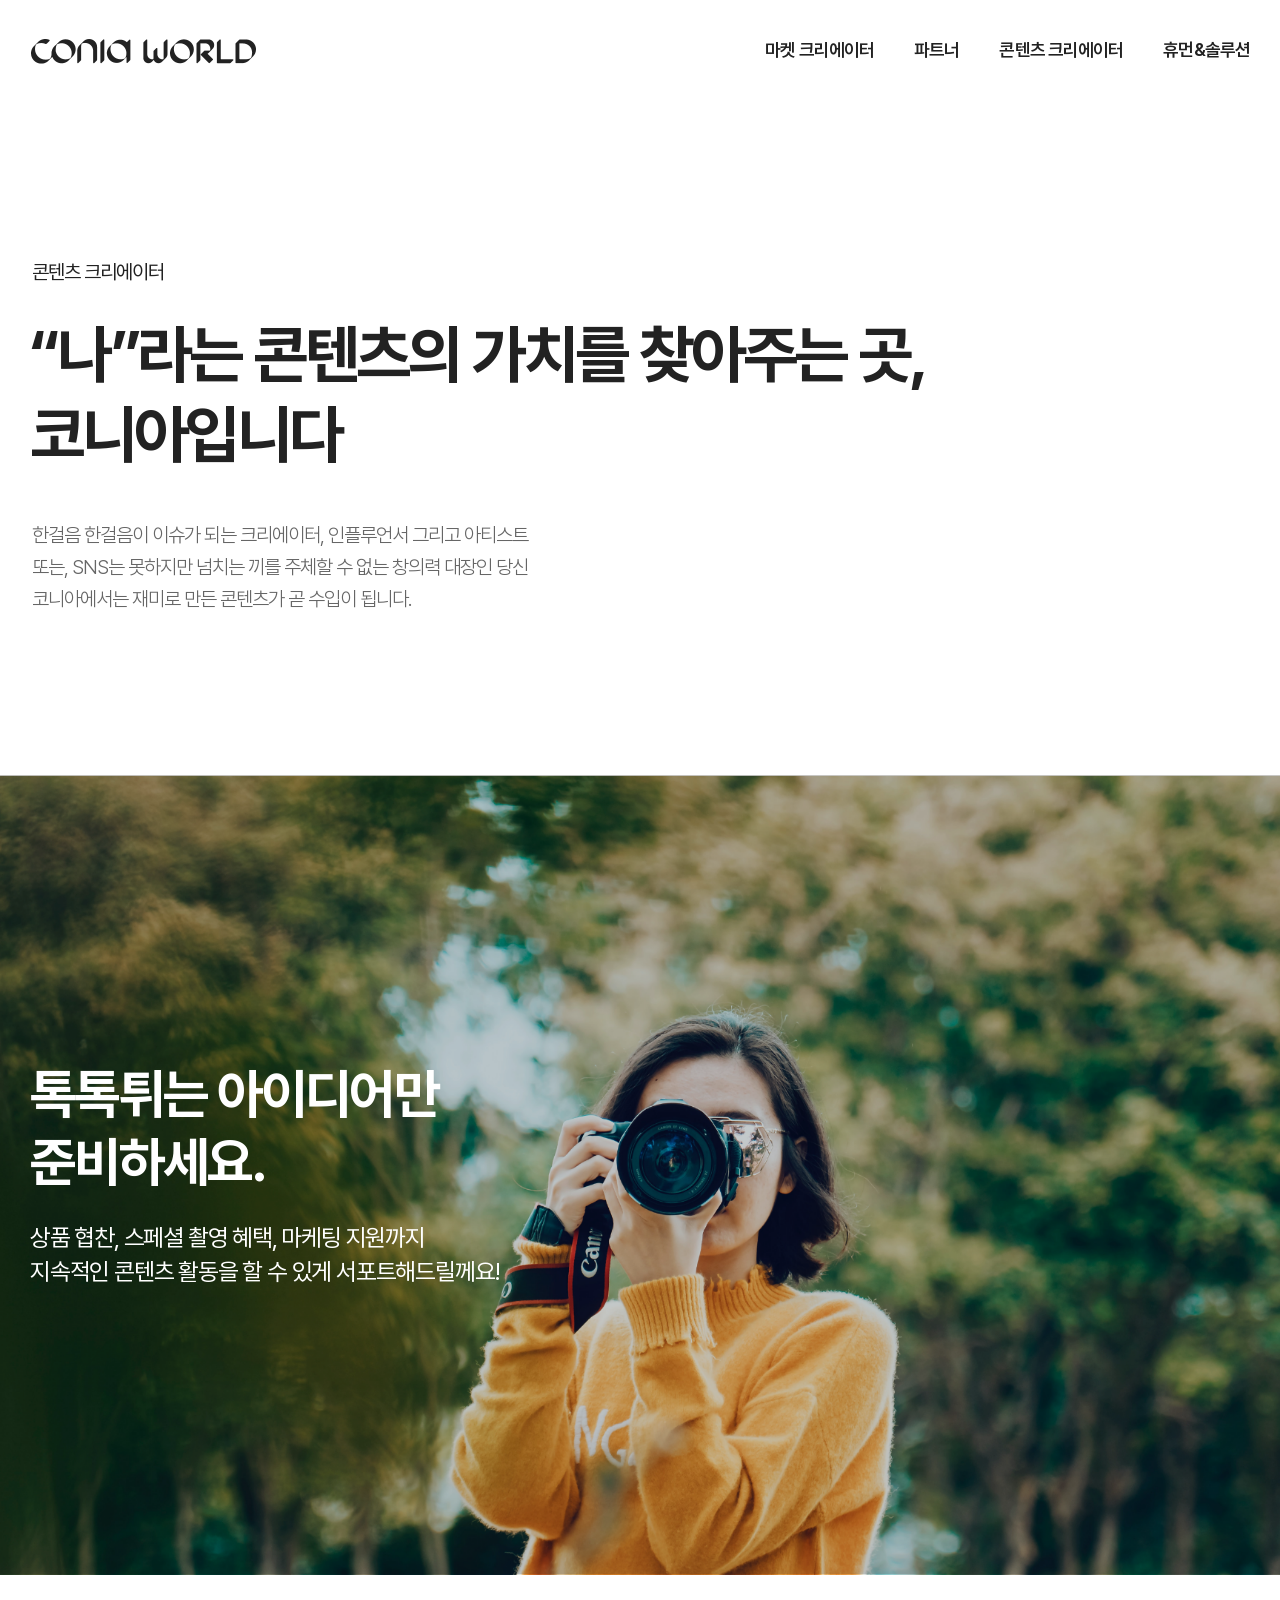
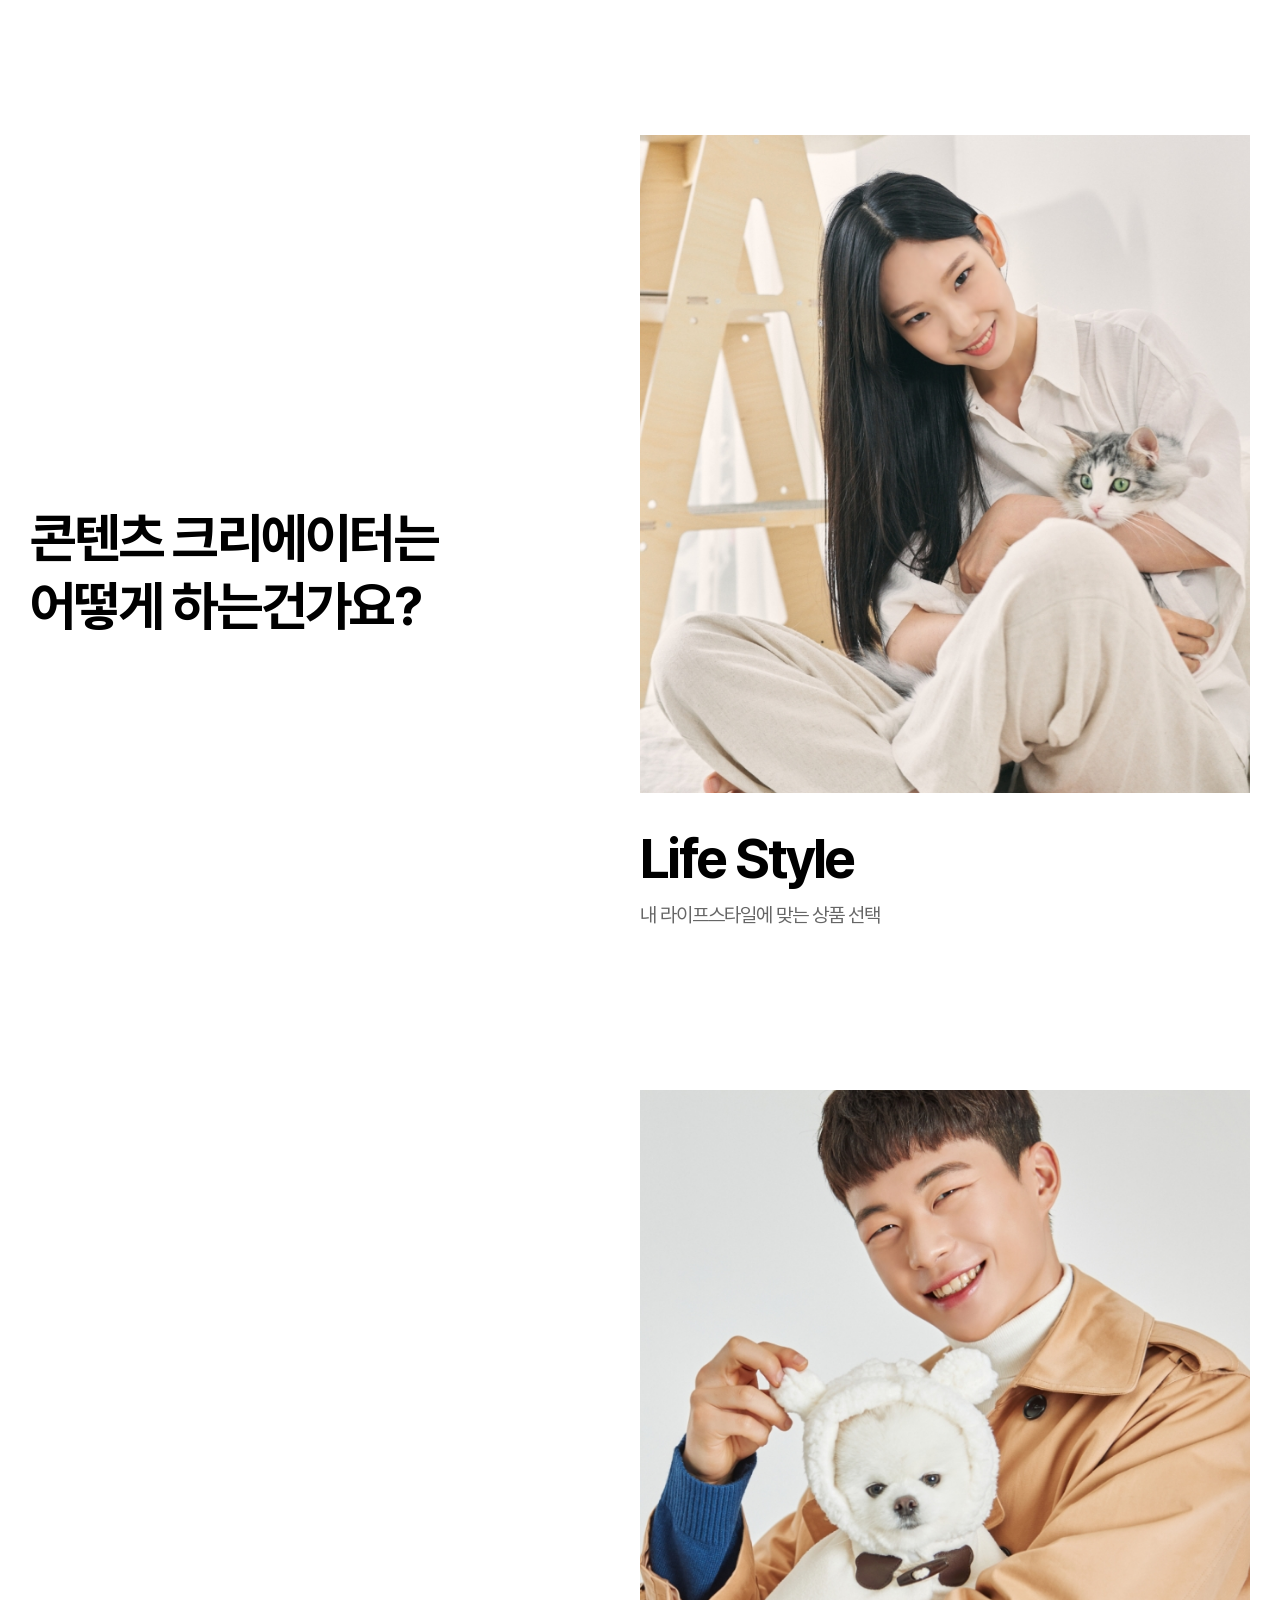
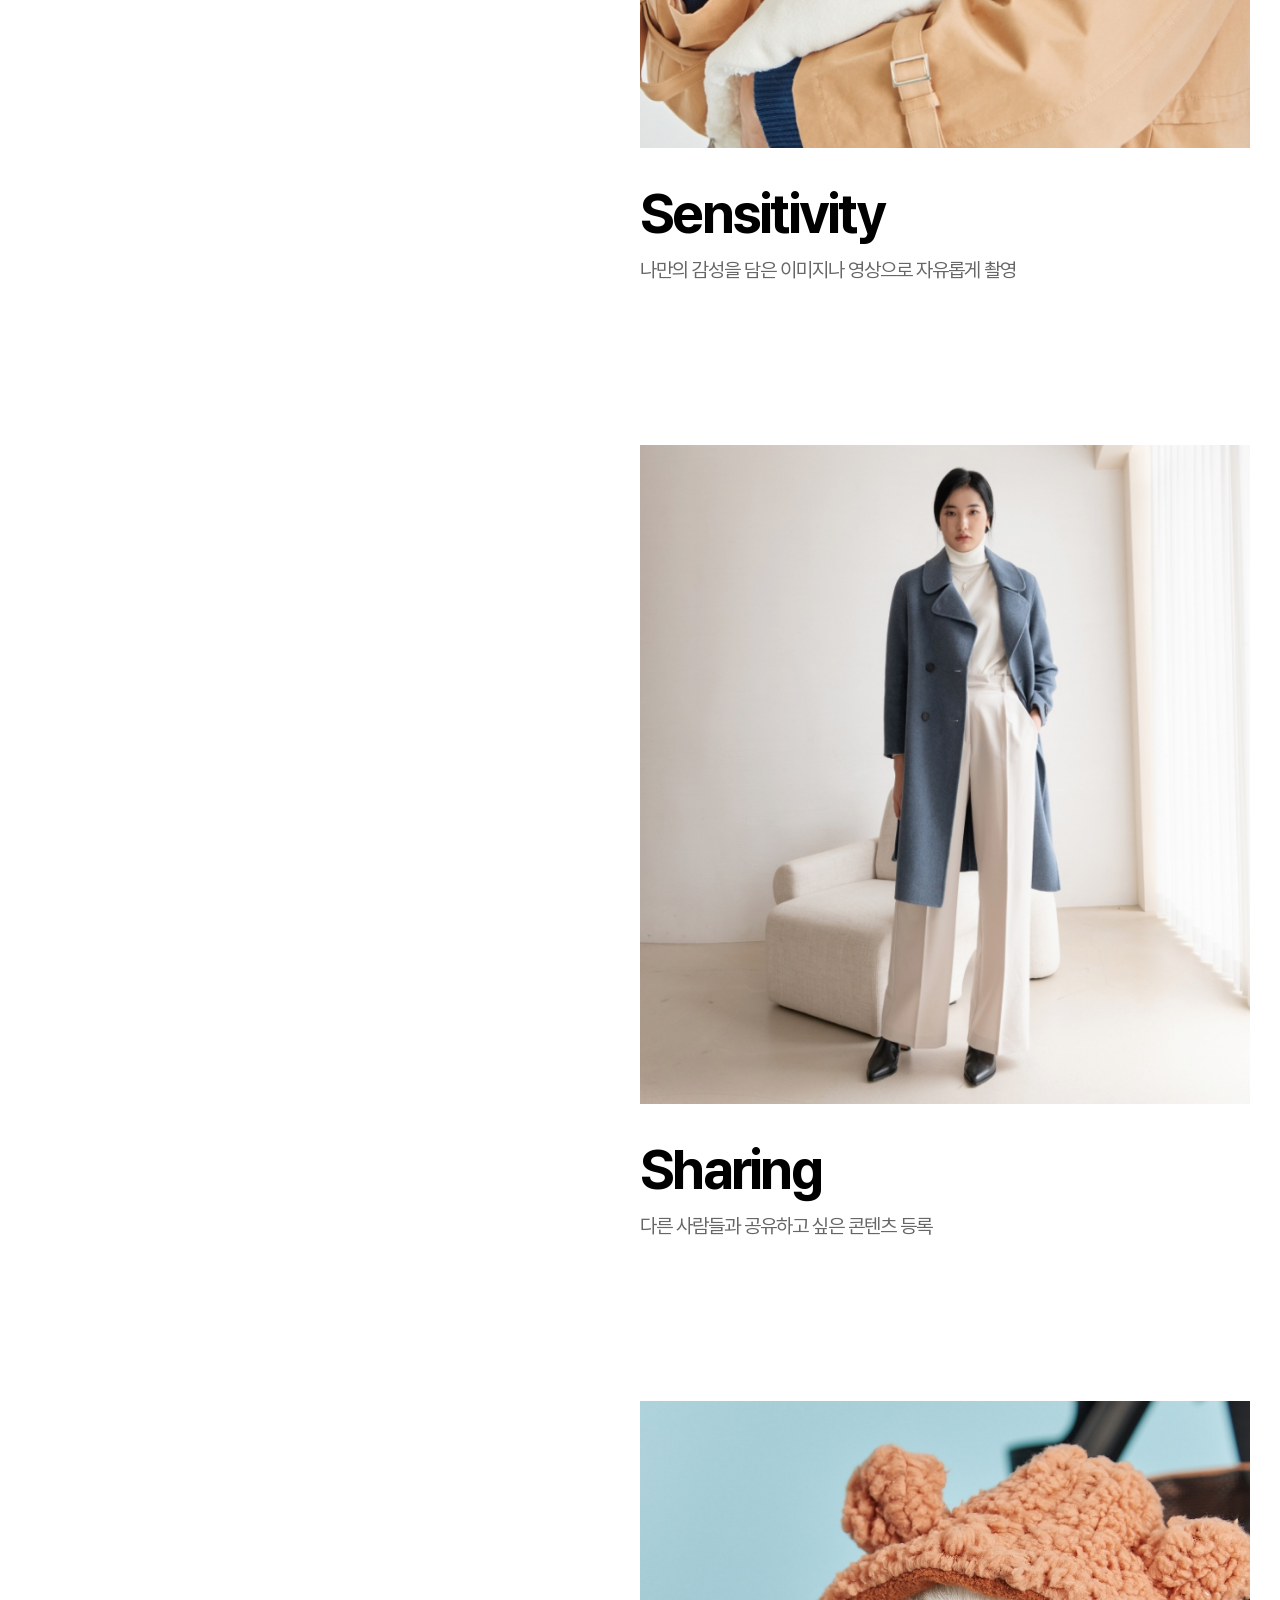
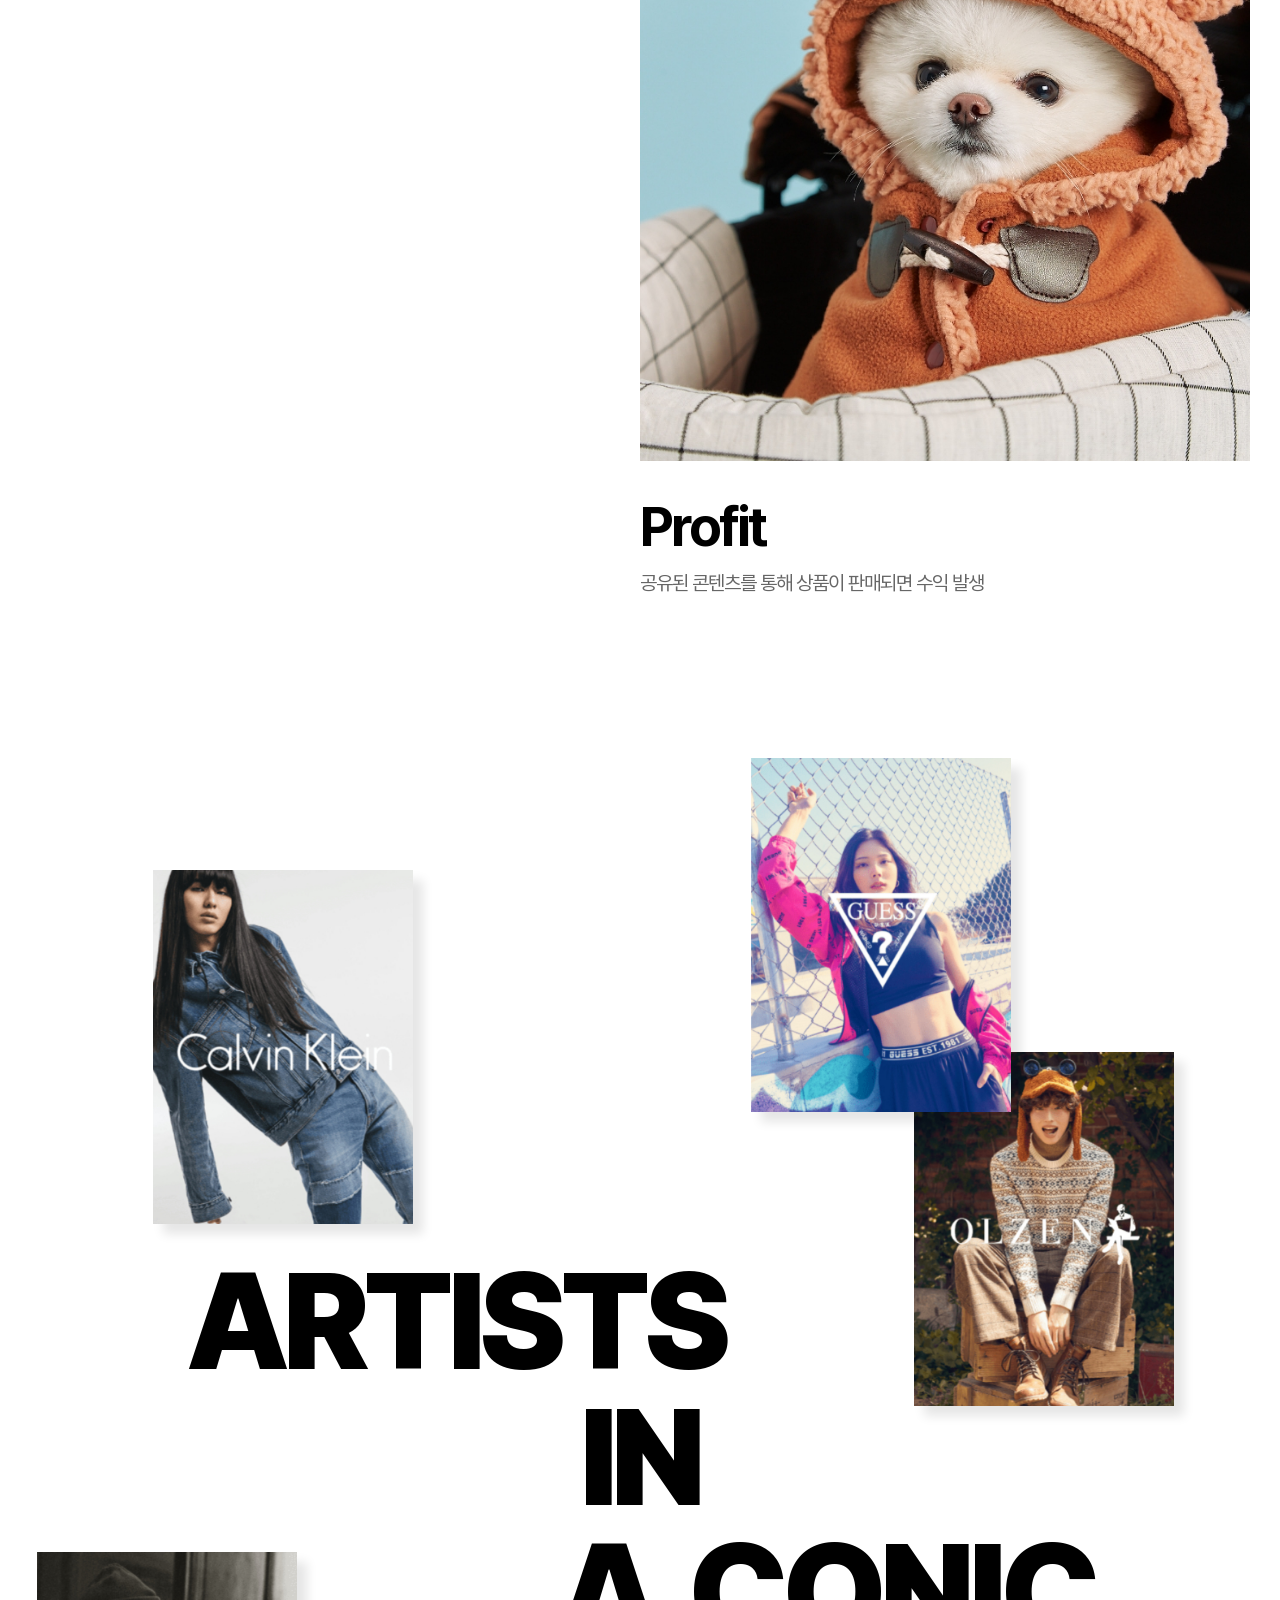
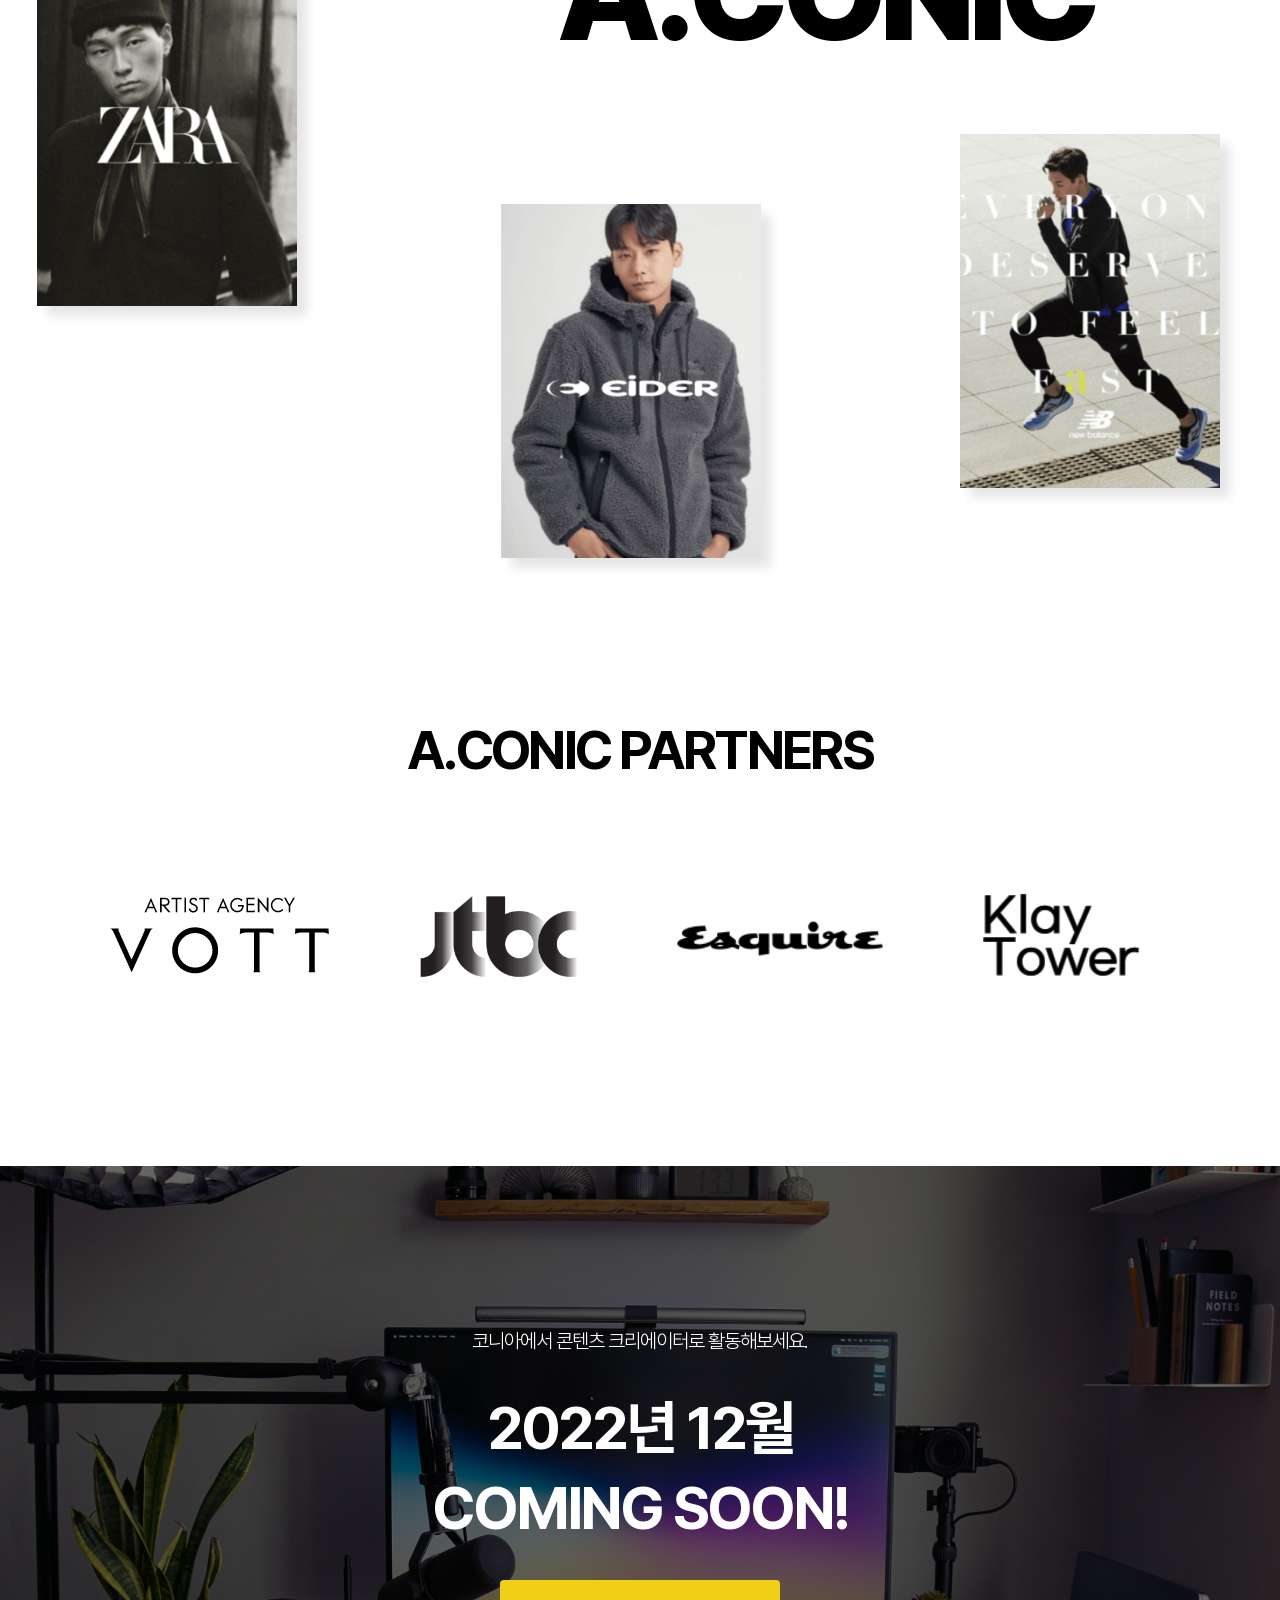
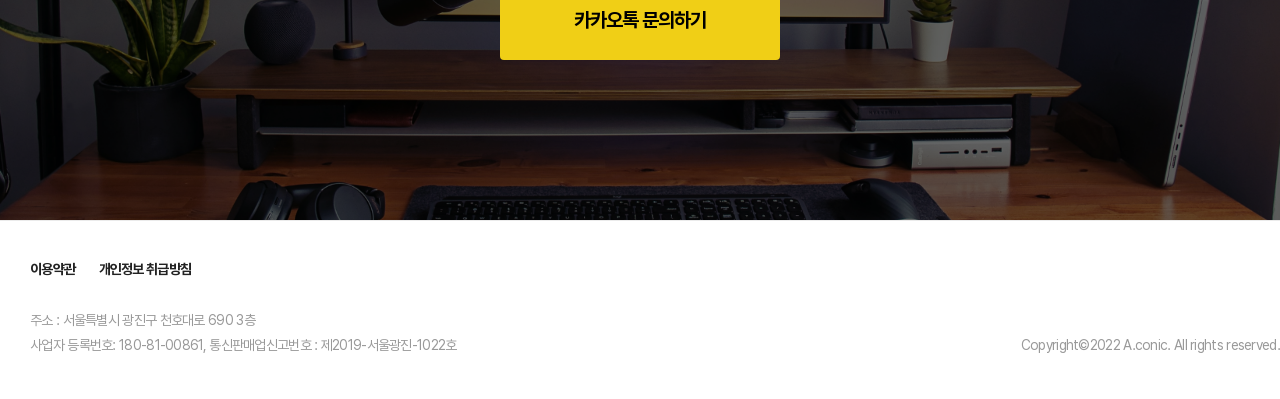
<file: 03_cc.html>
<!DOCTYPE html>
<html lang="en">
<head>
    <meta charset="UTF-8">
    <meta content="width=device-width, initial-scale=1.0" name="viewport">
    <title>CONIA WORLD</title>
    <link rel="shortcut icon" href="./resource/images/favicon.ico">
    <link href="./resource/fonts/pretendard.css" rel="stylesheet">
    <link href="./resource/css/slick-theme.css" rel="stylesheet">
    <link href="./resource/css/slick.css" rel="stylesheet">
    <link href="./resource/css/common.css" rel="stylesheet">
    <link href='./resource/css/sub.css' rel='stylesheet'>
    <script src='./resource/js/jquery-1.9.1.min.js' type='text/javascript'></script>
    <script type='text/javascript' src='./resource/js/jquery-ui.min.js'></script>
    <script src='./resource/js/common.js' type='text/javascript'></script>

</head>
<body class="main">
<div class="wrap sub">
    <!-- PC GNB -->
    <header class='header'>
        <div class='header_wrap container cl'>
            <div class='main_logo lt'>
                <a href='index.html' class='logo'><span class='blind'>코니아월드 로고</span></a>
            </div>
            <ul class='gnb'>
                <li><a href='01_mc.html'>마켓 크리에이터</a></li>
                <li><a href='02_pa.html'>파트너</a></li>
                <li><a href='03_cc.html'>콘텐츠 크리에이터</a></li>
                <li><a href='04_humanSolution.html'>휴먼&솔루션</a></li>
            </ul>
            <div class='btn_wrap rt'>
                <span class='gnb_btn ico_menu'></span>
            </div>
        </div>
    </header>
    <!-- MO GNB -->
    <aside class='mo_header'>
        <div class='header_wrap container'>
            <div class='header_inner cl'>
                <div class='main_logo lt'><a href='#' class='main_logo'><span class='blind'>코니아월드 로고</span></a></div>
                <div class='btn_wrap rt'>
                    <span class='btn_close gnb_btn ico_close'></span>
                </div>
            </div>
            <ul class='gnb'>
                <li><a href='01_mc.html'>마켓 크리에이터</a></li>
                <li><a href='02_pa.html'>파트너</a></li>
                <li><a href='03_cc.html'>콘텐츠 크리에이터</a></li>
                <li><a href='04_humanSolution.html'>휴먼&솔루션</a></li>
            </ul>
        </div>
    </aside>
    <main class="cc">
        <div class='view_tit title_wrap container'>
            <p>콘텐츠 크리에이터</p>
            <h1 class='main_tit'>
                “나”라는 콘텐츠의 가치를 찾아주는 곳, <br/>
                코니아입니다
            </h1>
            <p class="main_txt">
                한걸음 한걸음이 이슈가 되는 크리에이터, 인플루언서 그리고 아티스트 <br/>
                또는, SNS는 못하지만 넘치는 끼를 주체할 수 없는 창의력 대장인 당신 <br/>
                코니아에서는 재미로 만든 콘텐츠가 곧 수입이 됩니다.
            </p>
        </div>

        <!-- IDEA -->
        <section class='main_con idea'>
            <div class='container'>
                <div class='con_wrap reveal'>
                    <div class='title_wrap'>
                        <h2 class='main_tit'>
                            톡톡튀는 아이디어만 <br />
                            준비하세요.
                        </h2>
                        <p class='sub_tit'>
                            상품 협찬, 스페셜 촬영 혜택, 마케팅 지원까지<br/>
                            지속적인 콘텐츠 활동을 할 수 있게 서포트해드릴께요!
                        </p>
                    </div>
                </div>
            </div>
        </section>
        <!--// IDEA -->

        <!-- MODEL -->
        <section class='main_con model'>
            <div class='container'>
                <div class="con_wrap w100">
                    <div class='title_wrap'>
                        <h2 class='main_tit reveal'>
                            콘텐츠 크리에이터는 <br />
                            어떻게 하는건가요?
                        </h2>
                    </div>
                    <div class="model_wrap">
                        <div class='thumb reveal'>
                            <div class="img_wrap">
                                <img src="resource/images/img_cc01.jpg" alt="">
                            </div>
                            <div class="txt_wrap">
                                <h3 class="tit">Life Style</h3>
                                <p class="txt">
                                    내 라이프스타일에 맞는 상품 선택
                                </p>
                            </div>
                        </div>
                        <div class='thumb reveal'>
                            <div class="img_wrap">
                                <img src="resource/images/img_cc02.jpg" alt="">
                            </div>
                            <div class="txt_wrap">
                                <h3 class="tit">Sensitivity</h3>
                                <p class="txt">
                                    나만의 감성을 담은 이미지나 영상으로 자유롭게 촬영
                                </p>
                            </div>
                        </div>
                        <div class='thumb reveal'>
                            <div class="img_wrap">
                                <img src="resource/images/img_cc03.jpg" alt="">
                            </div>
                            <div class="txt_wrap">
                                <h3 class="tit">Sharing</h3>
                                <p class="txt">
                                    다른 사람들과 공유하고 싶은 콘텐츠 등록
                                </p>
                            </div>
                        </div>
                        <div class='thumb reveal'>
                            <div class="img_wrap">
                                <img src="resource/images/img_cc04.jpg" alt="">
                            </div>
                            <div class="txt_wrap">
                                <h3 class="tit">Profit</h3>
                                <p class="txt">
                                    공유된 콘텐츠를 통해 상품이 판매되면 수익 발생
                                </p>
                            </div>
                        </div>
                    </div>
                </div>
            </div>
        </section>
        <!--// MODEL -->

        <!-- ARTIST -->
        <section class='main_con artist'>
            <div class='con_wrap'>
                <div class="thumb_wrap">
                    <div class='thumb t01 reveal'></div>
                    <div class='thumb t02 reveal'></div>
                    <div class='thumb t03 reveal'></div>
                    <div class='thumb t04 reveal'></div>
                    <div class='thumb t05 reveal'></div>
                    <div class='thumb t06 reveal'></div>
                </div>
                <div class='title_wrap reveal'>
                    <p class='sub_tit s01'>
                        ARTISTS
                    </p>
                    <p class='sub_tit s02'>
                        IN
                    </p>
                    <p class='sub_tit s03'>
                        A.CONIC
                    </p>
                </div>
            </div>
        </section>
        <!--// ARTIST -->

        <!-- PARTNERS -->
        <section class='main_con partner'>
            <div class='container center'>
                <div class='con_wrap'>
                    <h2 class='main_tit reveal'>A.CONIC PARTNERS</h2>
                    <div class="partner_wrap reveal delay01">
                        <ul>
                            <li>
                                <img class="reveal delay02" src="/resource/images/img_partners01.png">
                            </li>
                            <li>
                                <img class="reveal delay03" src="/resource/images/img_partners02.png">
                            </li>
                            <li>
                                <img class="reveal delay04" src="/resource/images/img_partners03.png">
                            </li>
                            <li>
                                <img class="reveal delay05" src="/resource/images/img_partners04.png">
                            </li>
                        </ul>
                    </div>
                </div>
            </div>
        </section>
        <!--// MODEL -->

        <!-- coming SOON -->
        <section class='main_con coming'>
            <div class='container'>
                <div class='con_wrap'>
                    <div class='title_wrap'>
                        <p class='sub_tit reveal'>
                            코니아에서 콘텐츠 크리에이터로 활동해보세요.
                        </p>
                        <h2 class='main_tit reveal'>
                            2022년 12월 <br/>
                            COMING SOON!
                        </h2>
                    </div>
                    <div class='btn_wrap reveal'>
                        <!-- 20220825 주소 수정 ksk -->
                        <a onclick="window.open('http://pf.kakao.com/_Vsmus', '카카오채널', 'width=400px,height=600px,scrollbars=yes');" target="_blank" class='btn btn_yellow'>카카오톡 문의하기</a>
                    </div>
                </div>
            </div>
        </section>
        <!--// coming SOON -->

        <div class="careers_site">
            <a href="https://careers.coniaworld.com/" class="link" target="_blank">
                코니아 채용 바로가기
            </a>
        </div>

        <div class="fixed_icon">
            <span class="ico_scroll_top"><span class="sr_only">상단으로 이동</span></span>
        </div>
    </main>
    <footer class='footer'>
        <div class='container cl'>
            <ul class='policy_wrap'>
                <li><a href='05_use.html'>이용약관</a></li>
                <li><a href='06_policy.html'>개인정보 취급방침</a></li>
            </ul>
            <p>주소 : 서울특별시 광진구 천호대로 690 3층<br />사업자 등록번호: 180-81-00861, 통신판매업신고번호 : 제2019-서울광진-1022호</p>
            <p class='copyright'>Copyright<span>©</span>2022 A.conic. All rights reserved.</p>
        </div>
    </footer>
</div>
</body>
</html>
</file>
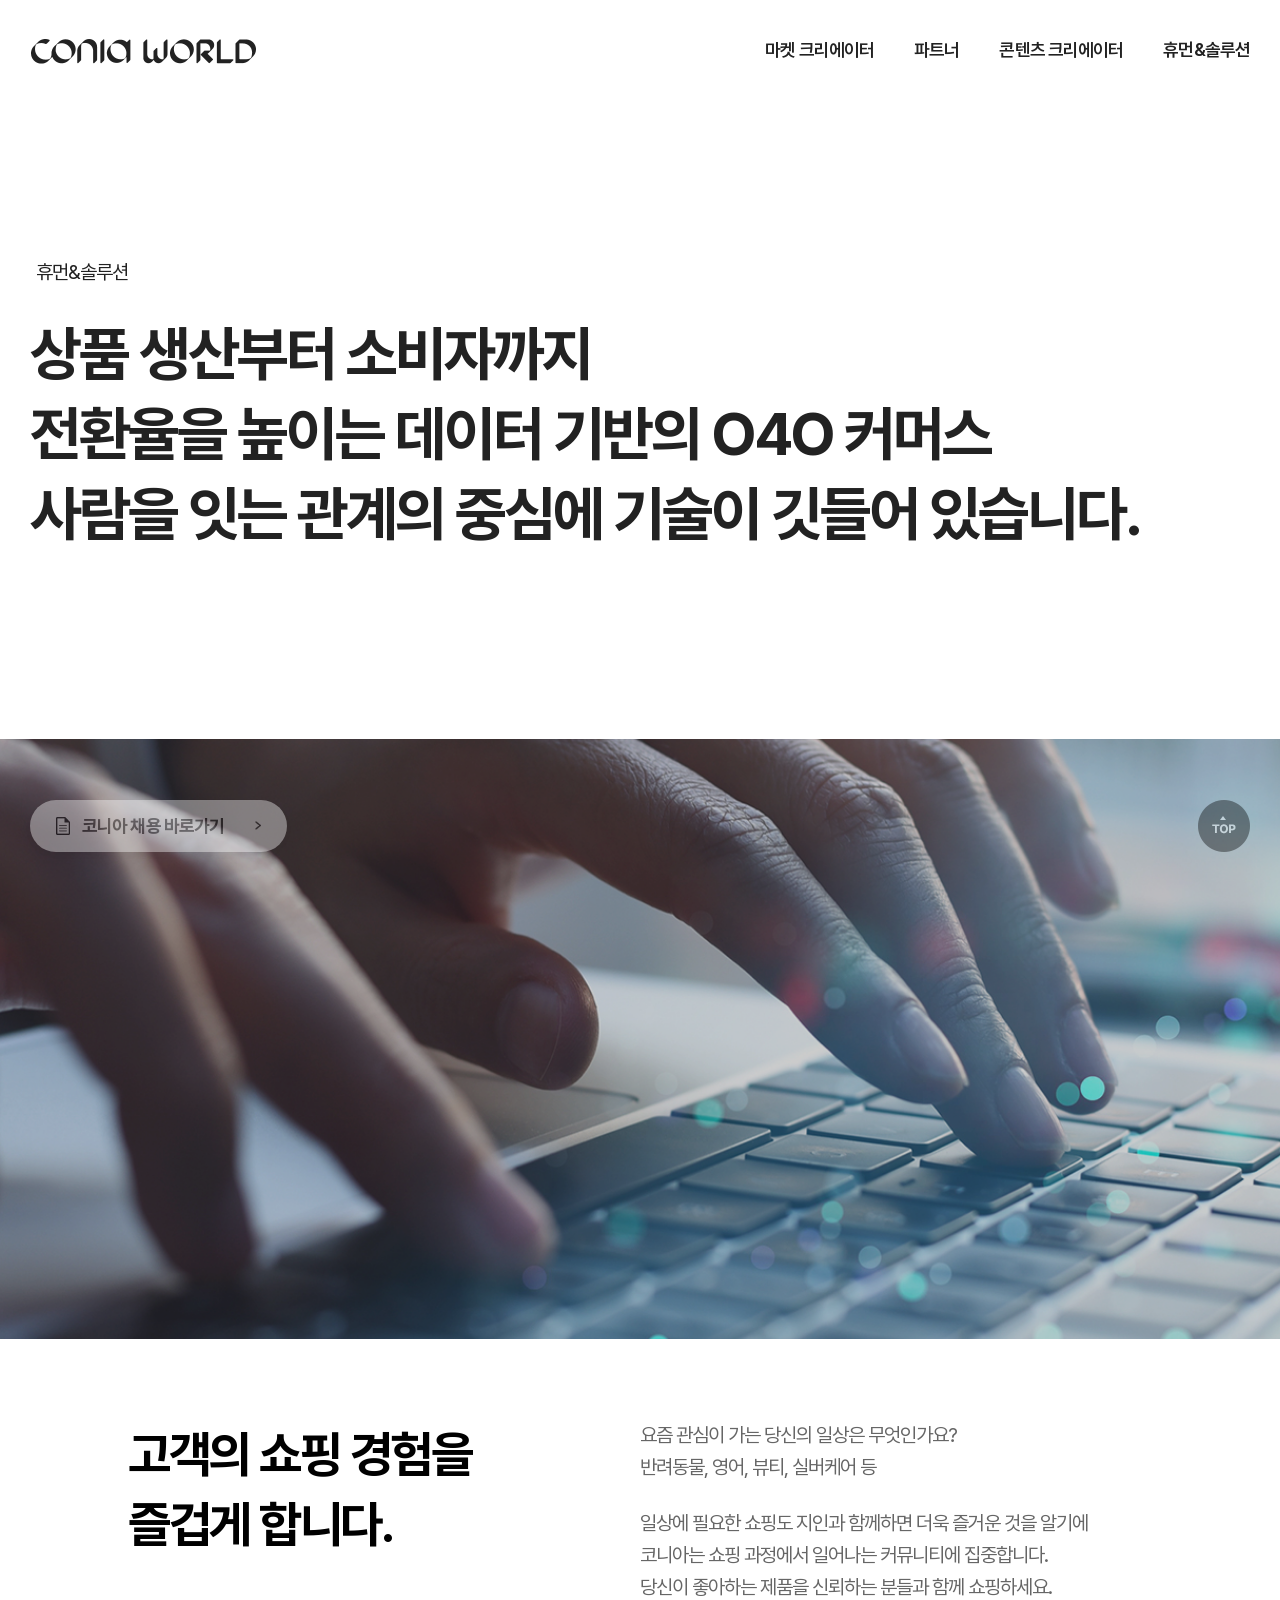
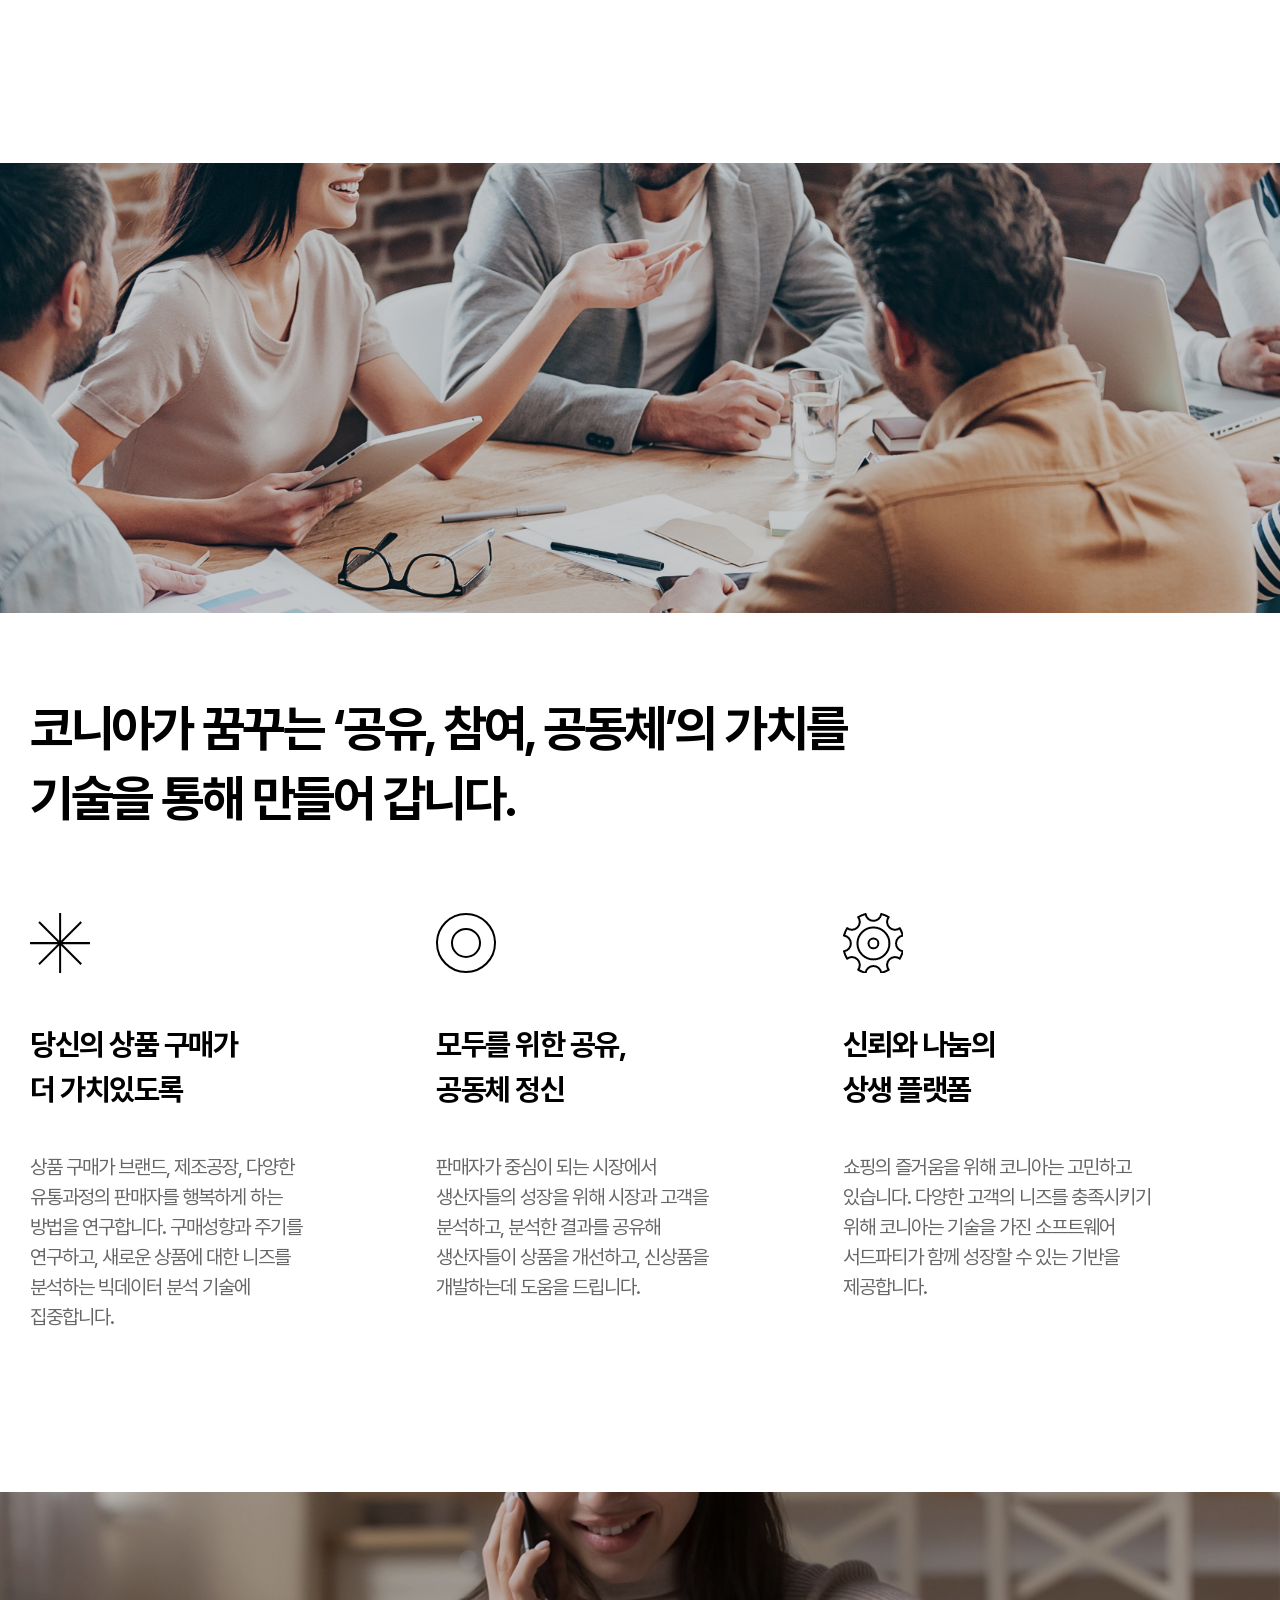
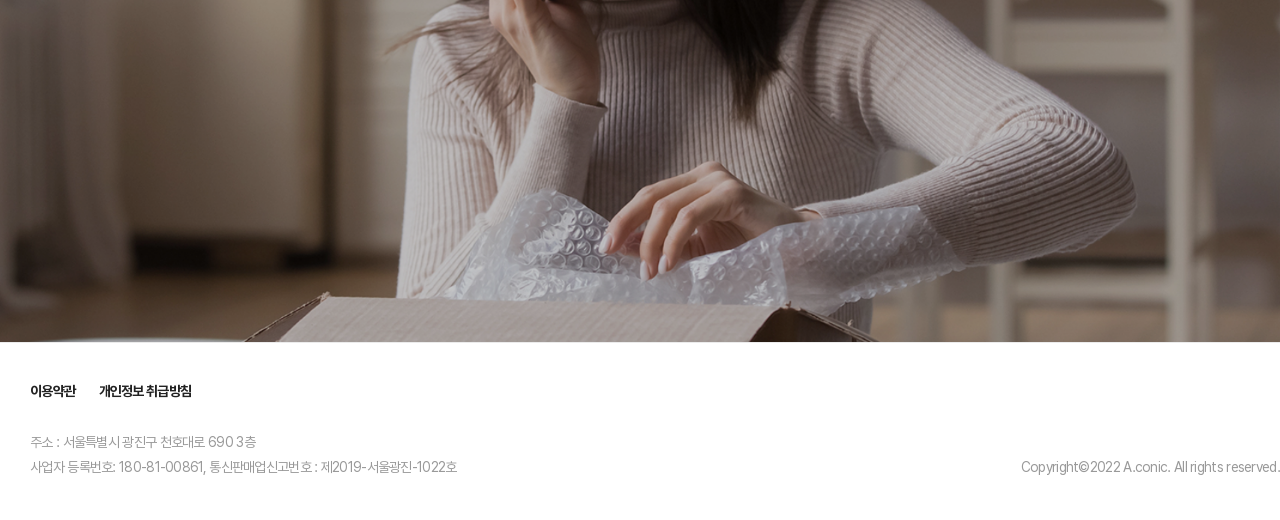
<file: 04_humanSolution.html>
<!DOCTYPE html>
<html lang="en">
<head>
  <meta charset="UTF-8">
  <meta content="width=device-width, initial-scale=1.0" name="viewport">
  <title>CONIA WORLD</title>
  <link rel="shortcut icon" href="./resource/images/favicon.ico">
  <link href="./resource/fonts/pretendard.css" rel="stylesheet">
  <link href="./resource/css/slick-theme.css" rel="stylesheet">
  <link href="./resource/css/slick.css" rel="stylesheet">
  <link href="./resource/css/common.css" rel="stylesheet">
  <link href="./resource/css/sub.css" rel="stylesheet">

  <script src='./resource/js/jquery-1.9.1.min.js' type='text/javascript'></script>
  <script src='./resource/js/jquery-ui.min.js' type='text/javascript'></script>
  <script type='text/javascript' src='./resource/js/jquery-ui.min.js'></script>
  <script src='./resource/js/common.js' type='text/javascript'></script>

</head>
<body class="main">
<div class="wrap sub">
  <!-- PC GNB -->
  <header class='header'>
    <div class='header_wrap container cl'>
      <div class='main_logo lt'>
        <a href='index.html' class='logo'><span class='blind'>코니아월드 로고</span></a>
      </div>
      <ul class='gnb'>
        <li><a href='01_mc.html'>마켓 크리에이터</a></li>
        <li><a href='02_pa.html'>파트너</a></li>
        <li><a href='03_cc.html'>콘텐츠 크리에이터</a></li>
        <li><a href='04_humanSolution.html'>휴먼&솔루션</a></li>
      </ul>
      <div class='btn_wrap rt'>
        <span class='gnb_btn ico_menu'></span>
      </div>
    </div>
  </header>
  <!-- MO GNB -->
  <aside class='mo_header'>
    <div class='header_wrap container'>
      <div class='header_inner cl'>
        <div class='main_logo lt'><a href='#' class='main_logo'><span class='blind'>코니아월드 로고</span></a></div>
        <div class='btn_wrap rt'>
          <span class='btn_close gnb_btn ico_close'></span>
        </div>
      </div>
      <ul class='gnb'>
        <li><a href='01_mc.html'>마켓 크리에이터</a></li>
        <li><a href='02_pa.html'>파트너</a></li>
        <li><a href='03_cc.html'>콘텐츠 크리에이터</a></li>
        <li><a href='04_humanSolution.html'>휴먼&솔루션</a></li>
      </ul>
    </div>
  </aside>
  <main class="hs">
    <div class='title_wrap container'>
      <p>휴먼&솔루션</p>
      <h1 class='main_tit'>
        상품 생산부터 소비자까지 <br/>
        전환율을 높이는 데이터 기반의 O4O 커머스 <br/>
        사람을 잇는 관계의 중심에 기술이 깃들어 있습니다.
      </h1>
    </div>

    <!-- BACKGROUND -->
    <section class='main_con main_bg'>

    </section>
    <!--// BACKGROUND -->

    <!-- SOLUTION -->
    <section class='main_con solution'>
      <div class='container'>
        <div class='con_wrap w100 reveal'>
          <div class='title_wrap'>
            <h2 class='main_tit'>
              고객의 쇼핑 경험을 <br/>
              즐겁게 합니다.
            </h2>
          </div>
          <div class="sub_wrap">
            <p>
              요즘 관심이 가는 당신의 일상은 무엇인가요? <br/>
              반려동물, 영어, 뷰티, 실버케어 등
            </p>
            <p>
              일상에 필요한 쇼핑도 지인과 함께하면 더욱 즐거운 것을 알기에 <br/>
              코니아는 쇼핑 과정에서 일어나는 커뮤니티에 집중합니다. <br/>
              당신이 좋아하는 제품을 신뢰하는 분들과 함께 쇼핑하세요.
            </p>
          </div>
        </div>
      </div>
    </section>
    <!--// SOLUTION -->

    <!-- BACKGROUND -->
    <section class='main_con bg_con bg_con01'>

    </section>
    <!--// BACKGROUND -->

    <!-- VISION -->
    <section class='main_con vision'>
      <div class='container'>
        <div class='title_wrap'>
          <h2 class='main_tit reveal delay01'>
            코니아가 꿈꾸는 ‘공유, 참여, 공동체’의 가치를 <br/>
            기술을 통해 만들어 갑니다.
          </h2>
        </div>
        <div class='con_wrap w100'>
          <div class='card reveal delay01'>
            <div class="ico ico01"></div>
            <div class='card_txt'>
              <h5 class='sub_tit'>
                당신의 상품 구매가 <br/>
                더 가치있도록
              </h5>
              <p>
                상품 구매가 브랜드, 제조공장, 다양한 유통과정의 판매자를 행복하게 하는 방법을 연구합니다.
                구매성향과 주기를 연구하고, 새로운 상품에 대한 니즈를 분석하는 빅데이터 분석 기술에 집중합니다.
              </p>
            </div>
          </div>
          <div class='card reveal delay02'>
            <div class="ico ico02"></div>
            <div class='card_txt'>
              <h5 class='sub_tit'>
                모두를 위한 공유, <br/>
                공동체 정신
              </h5>
              <p>
                판매자가 중심이 되는 시장에서 생산자들의 성장을 위해 시장과 고객을 분석하고, 분석한 결과를 공유해 생산자들이 상품을 개선하고, 신상품을 개발하는데
                도움을 드립니다.
              </p>
            </div>
          </div>
          <div class='card reveal delay03'>
            <div class="ico ico03"></div>
            <div class='card_txt'>
              <h5 class='sub_tit'>
                신뢰와 나눔의 <br/>
                상생 플랫폼
              </h5>
              <p>
                쇼핑의 즐거움을 위해 코니아는 고민하고 있습니다.
                다양한 고객의 니즈를 충족시키기 위해 코니아는
                기술을 가진 소프트웨어 서드파티가 함께 성장할 수 있는 기반을 제공합니다.
              </p>
            </div>
          </div>
        </div>
      </div>
    </section>
    <!--// VISION -->

    <!-- BACKGROUND -->
    <section class='main_con bg_con bg_con02'>

    </section>
    <!--// BACKGROUND -->



    <div class="careers_site">
      <a href="https://careers.coniaworld.com/" class="link" target="_blank">
        코니아 채용 바로가기
      </a>
    </div>

    <div class="fixed_icon">
      <span class="ico_scroll_top"><span class="sr_only">상단으로 이동</span></span>
    </div>
  </main>
  <footer class='footer'>
    <div class='container cl'>
      <ul class='policy_wrap'>
        <li><a href='05_use.html'>이용약관</a></li>
        <li><a href='06_policy.html'>개인정보 취급방침</a></li>
      </ul>
      <p>주소 : 서울특별시 광진구 천호대로 690 3층<br/>사업자 등록번호: 180-81-00861, 통신판매업신고번호 : 제2019-서울광진-1022호</p>
      <p class='copyright'>Copyright<span>©</span>2022 A.conic. All rights reserved.</p>
    </div>
  </footer>
</div>

<script>
  function bgSizingHandle() {
    let bgSizing = document.querySelectorAll(".bg_con");

    for (var i = 0; i < bgSizing.length; i++) {
      let windowHeight = window.innerHeight;
      let elementTop = bgSizing[i].getBoundingClientRect().top;
      let elementVisible = 150;

      if (elementTop < windowHeight - elementVisible) {
        bgSizing[i].classList.add("active");
      } else {
        // bgSizing[i].classList.remove("active");
      }
    }
  }

  window.addEventListener("scroll", bgSizingHandle);
</script>

</body>
</html>
</file>
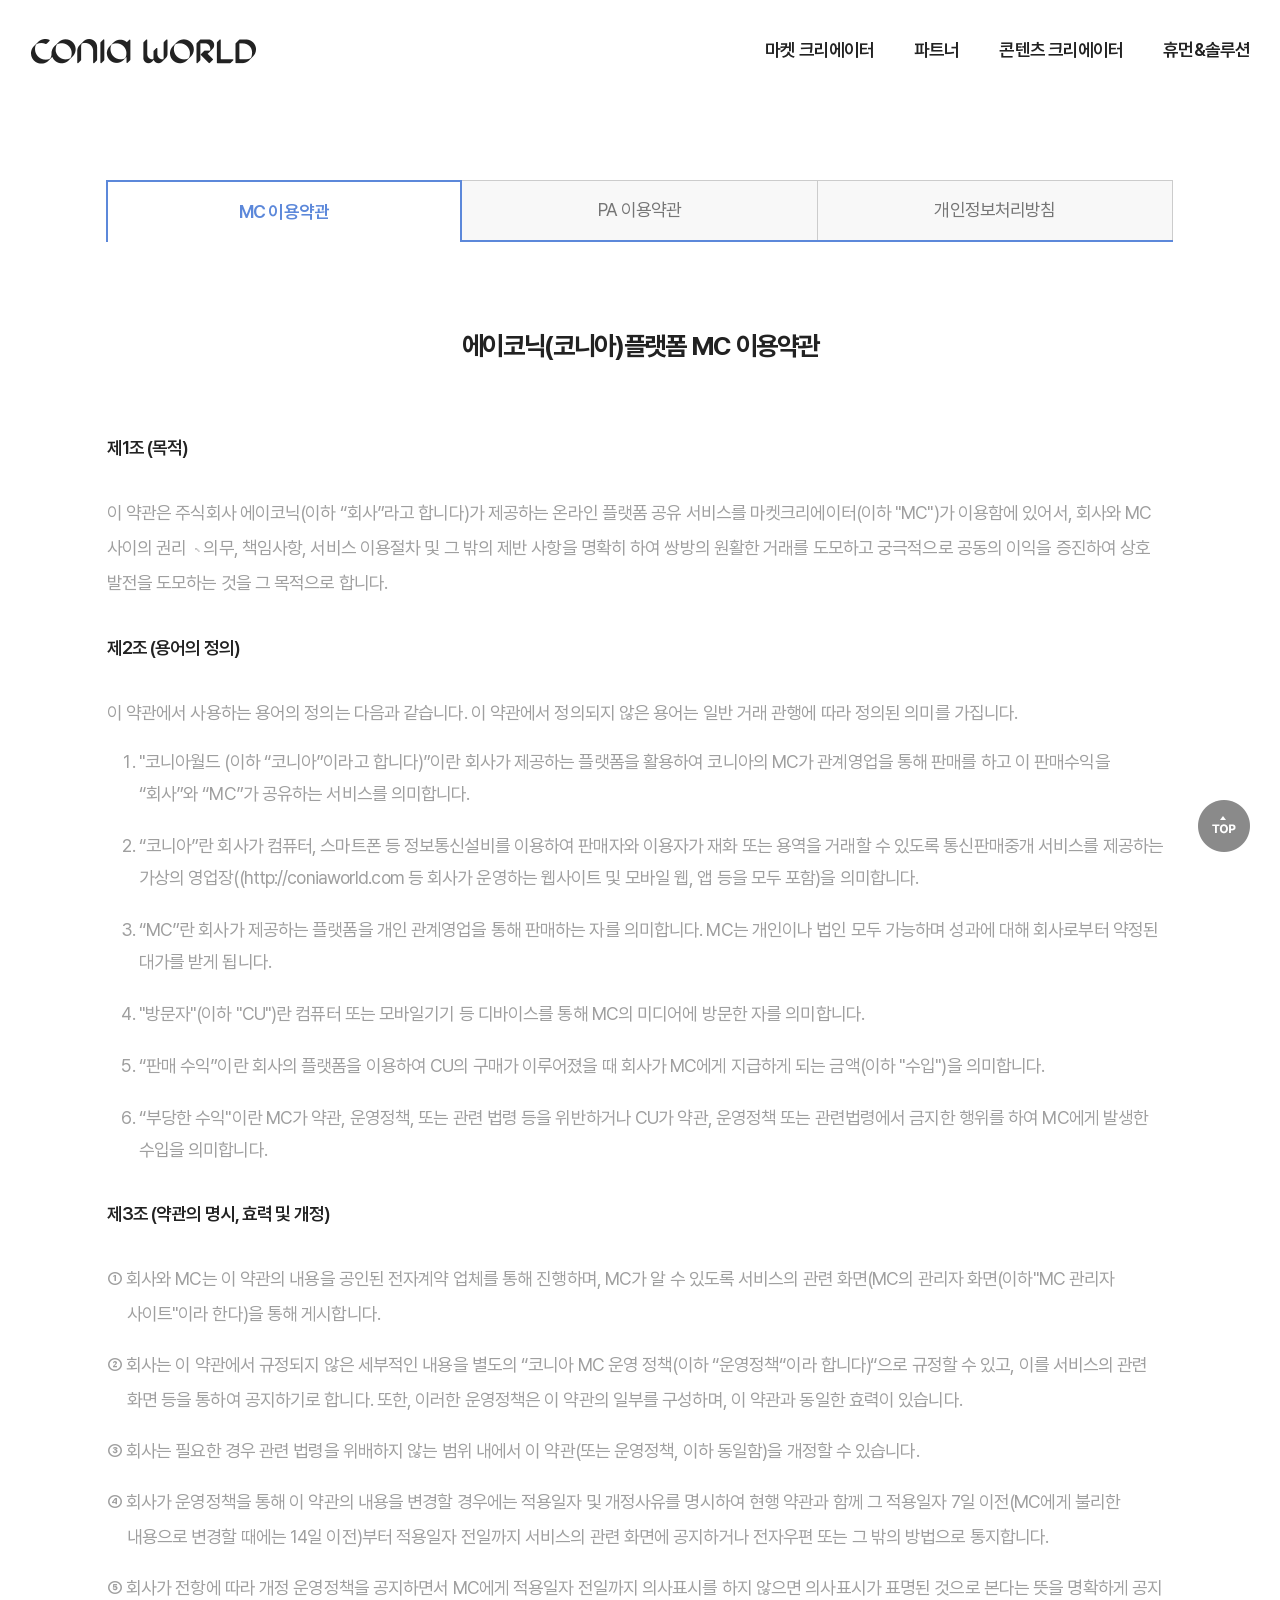
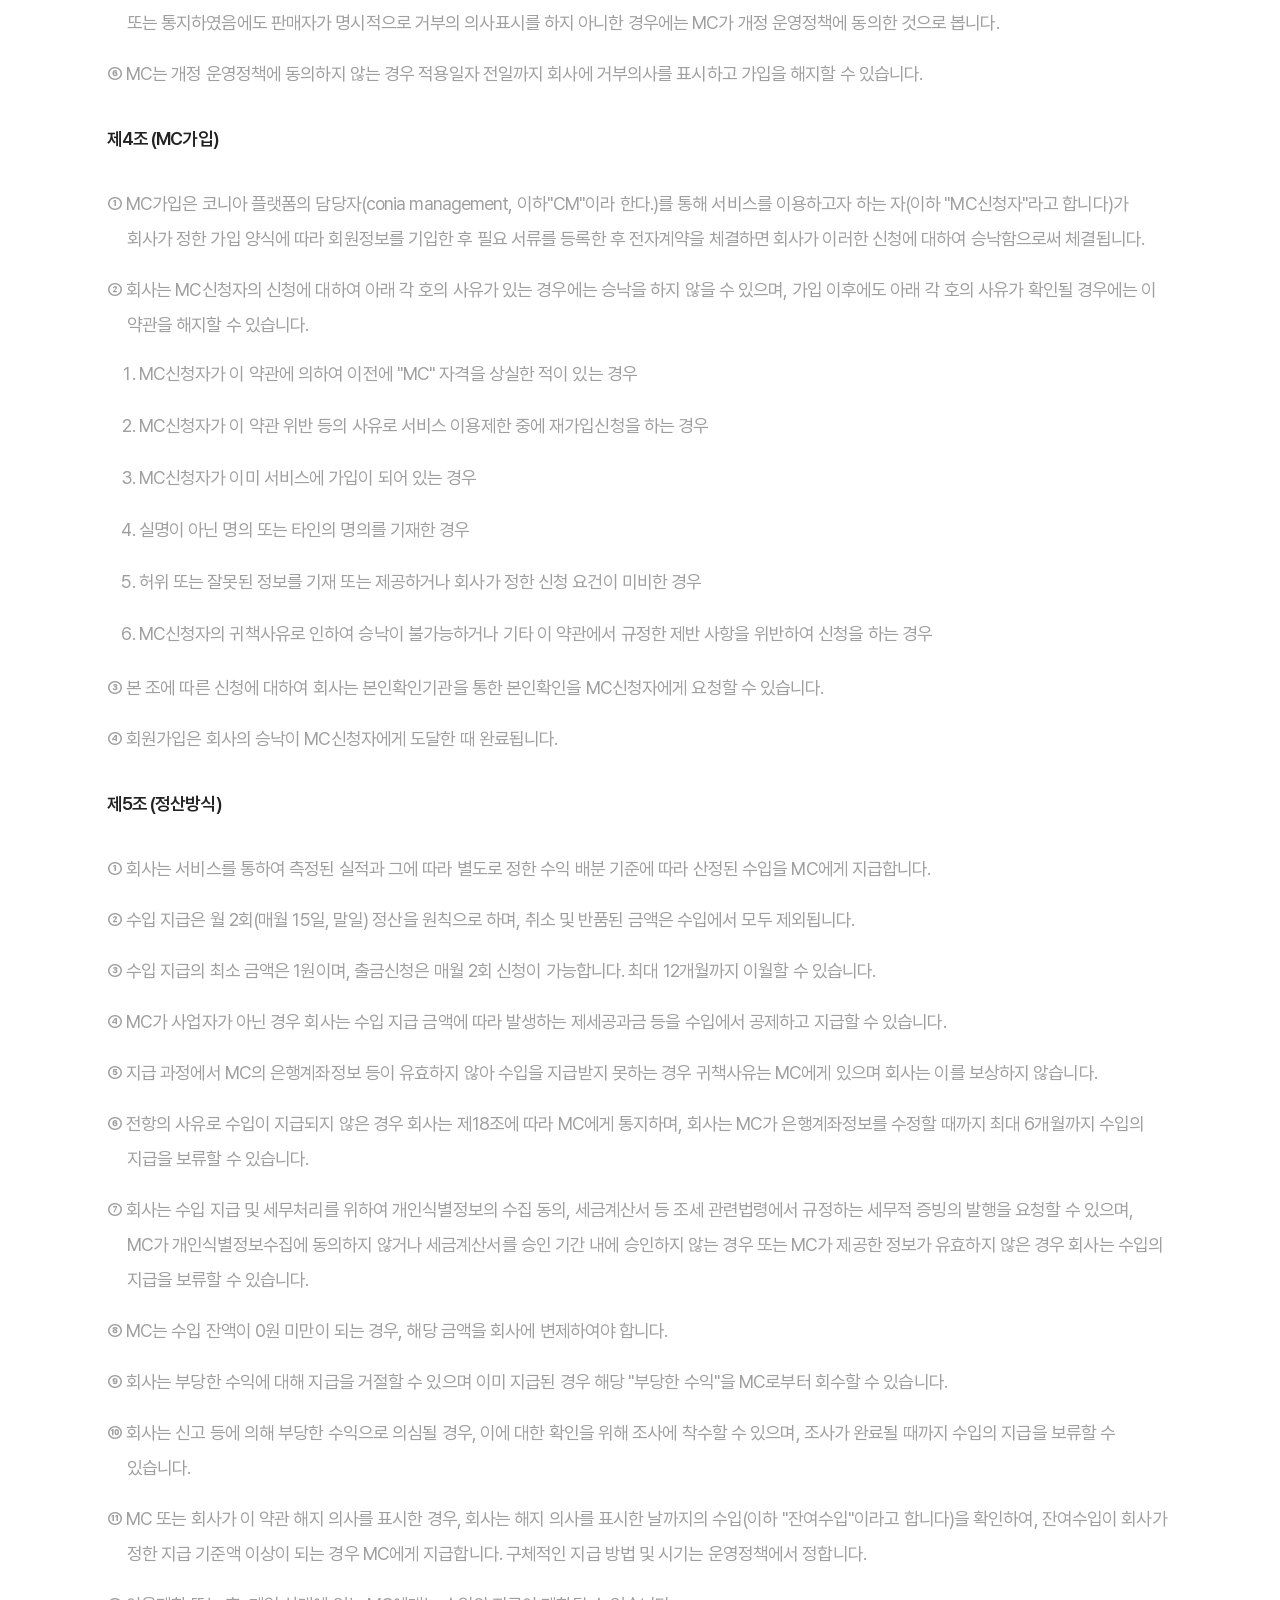
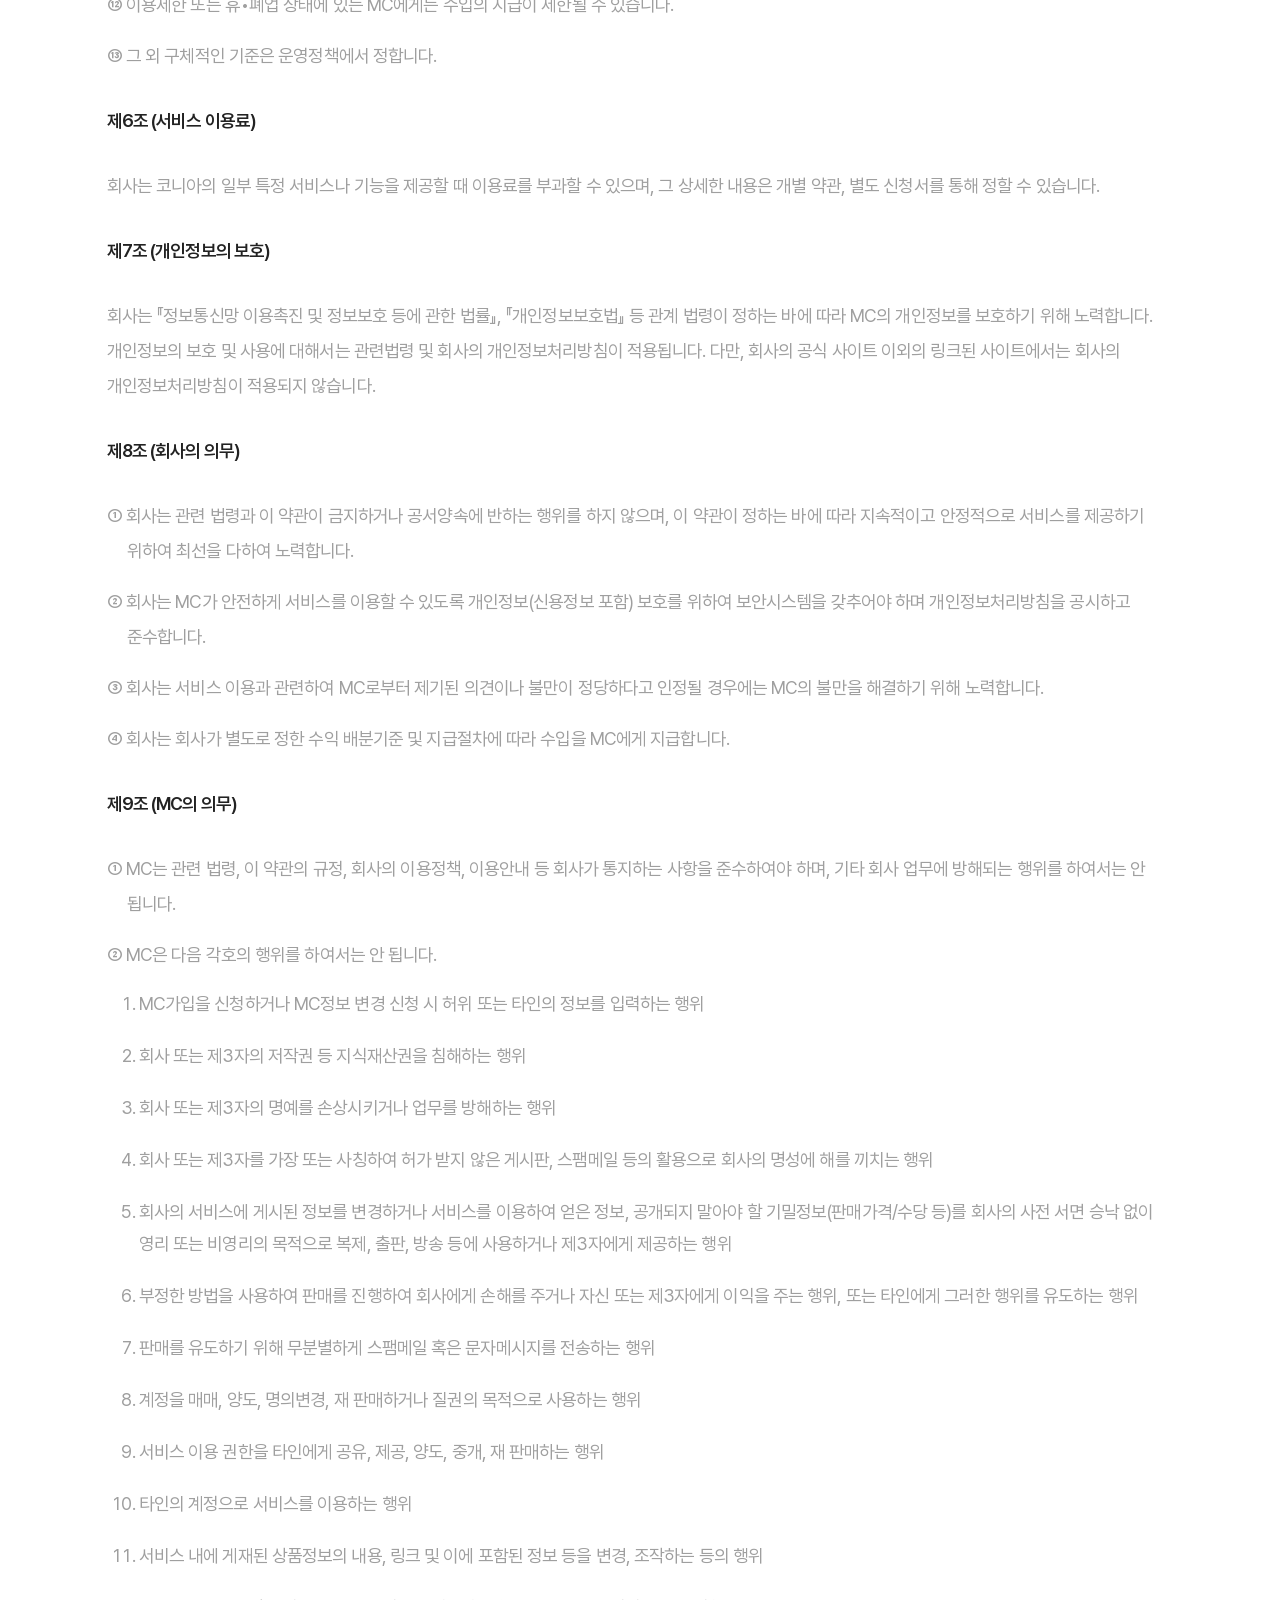
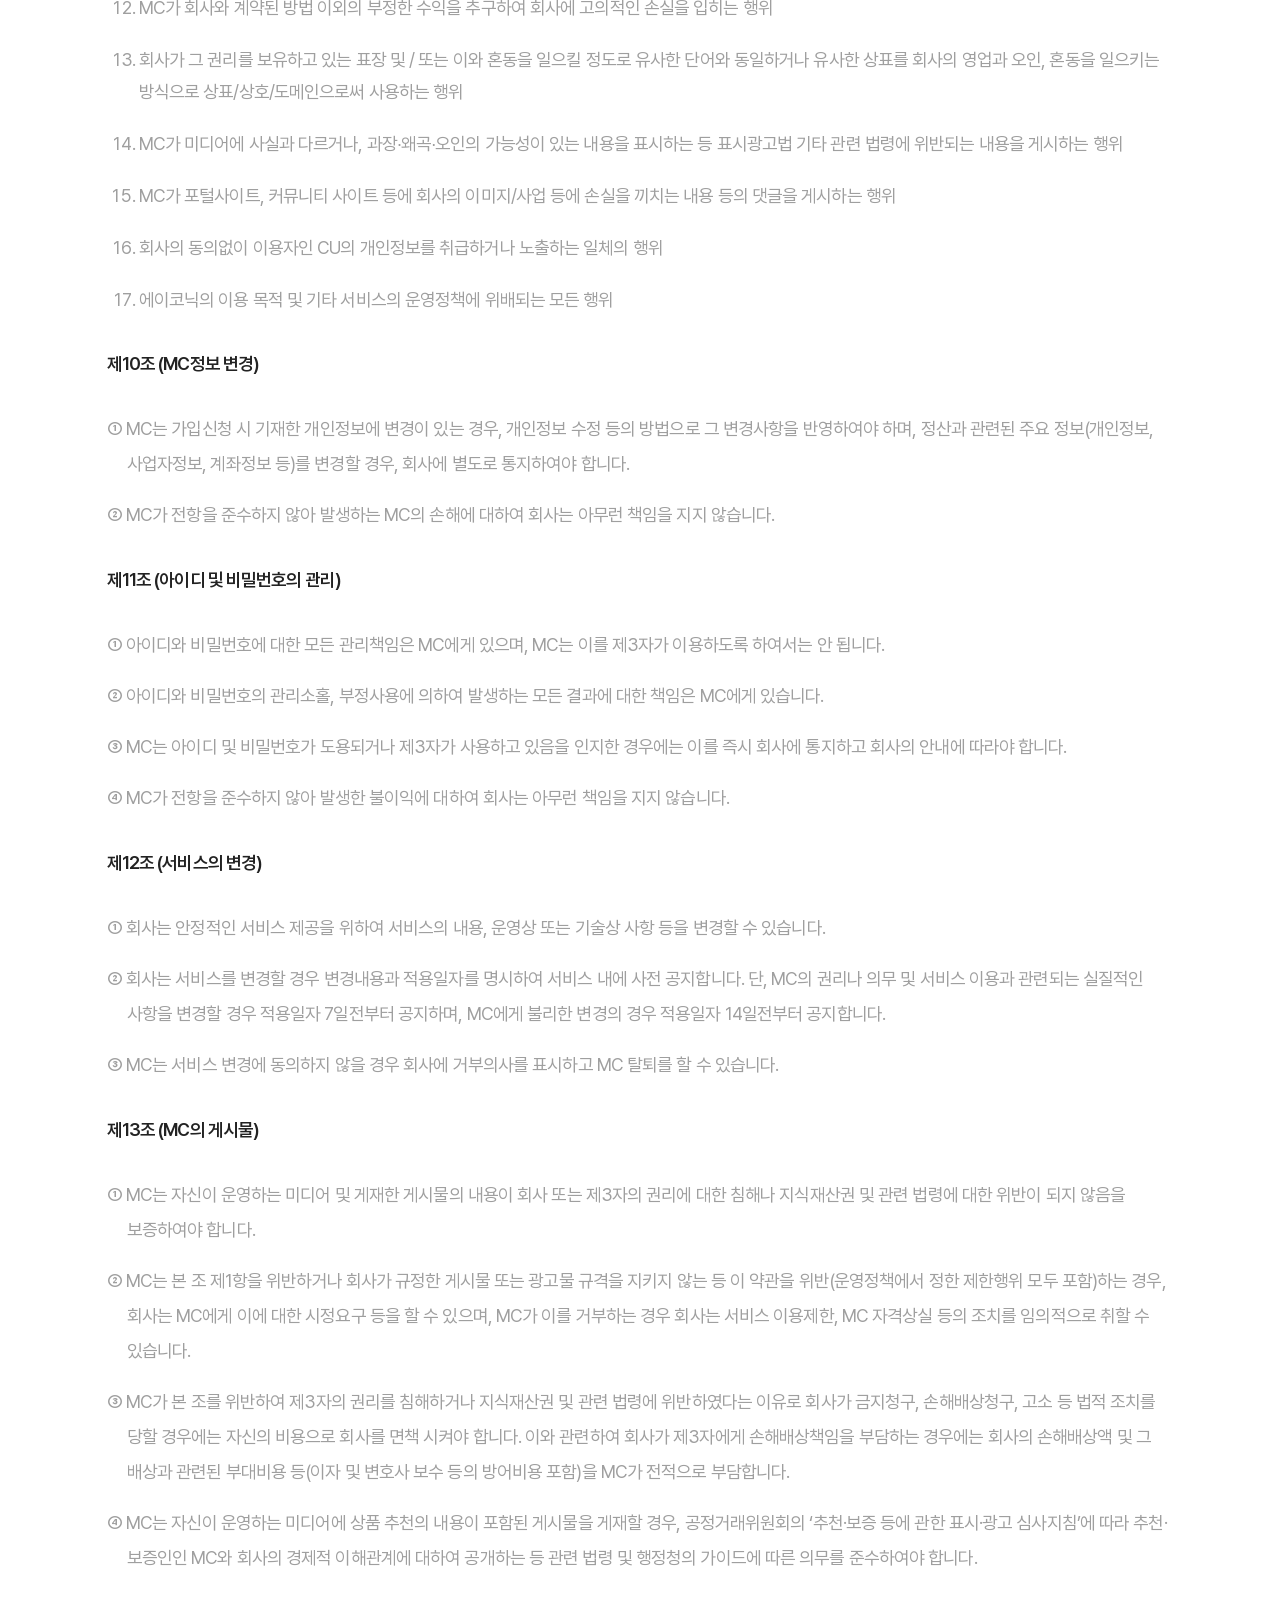
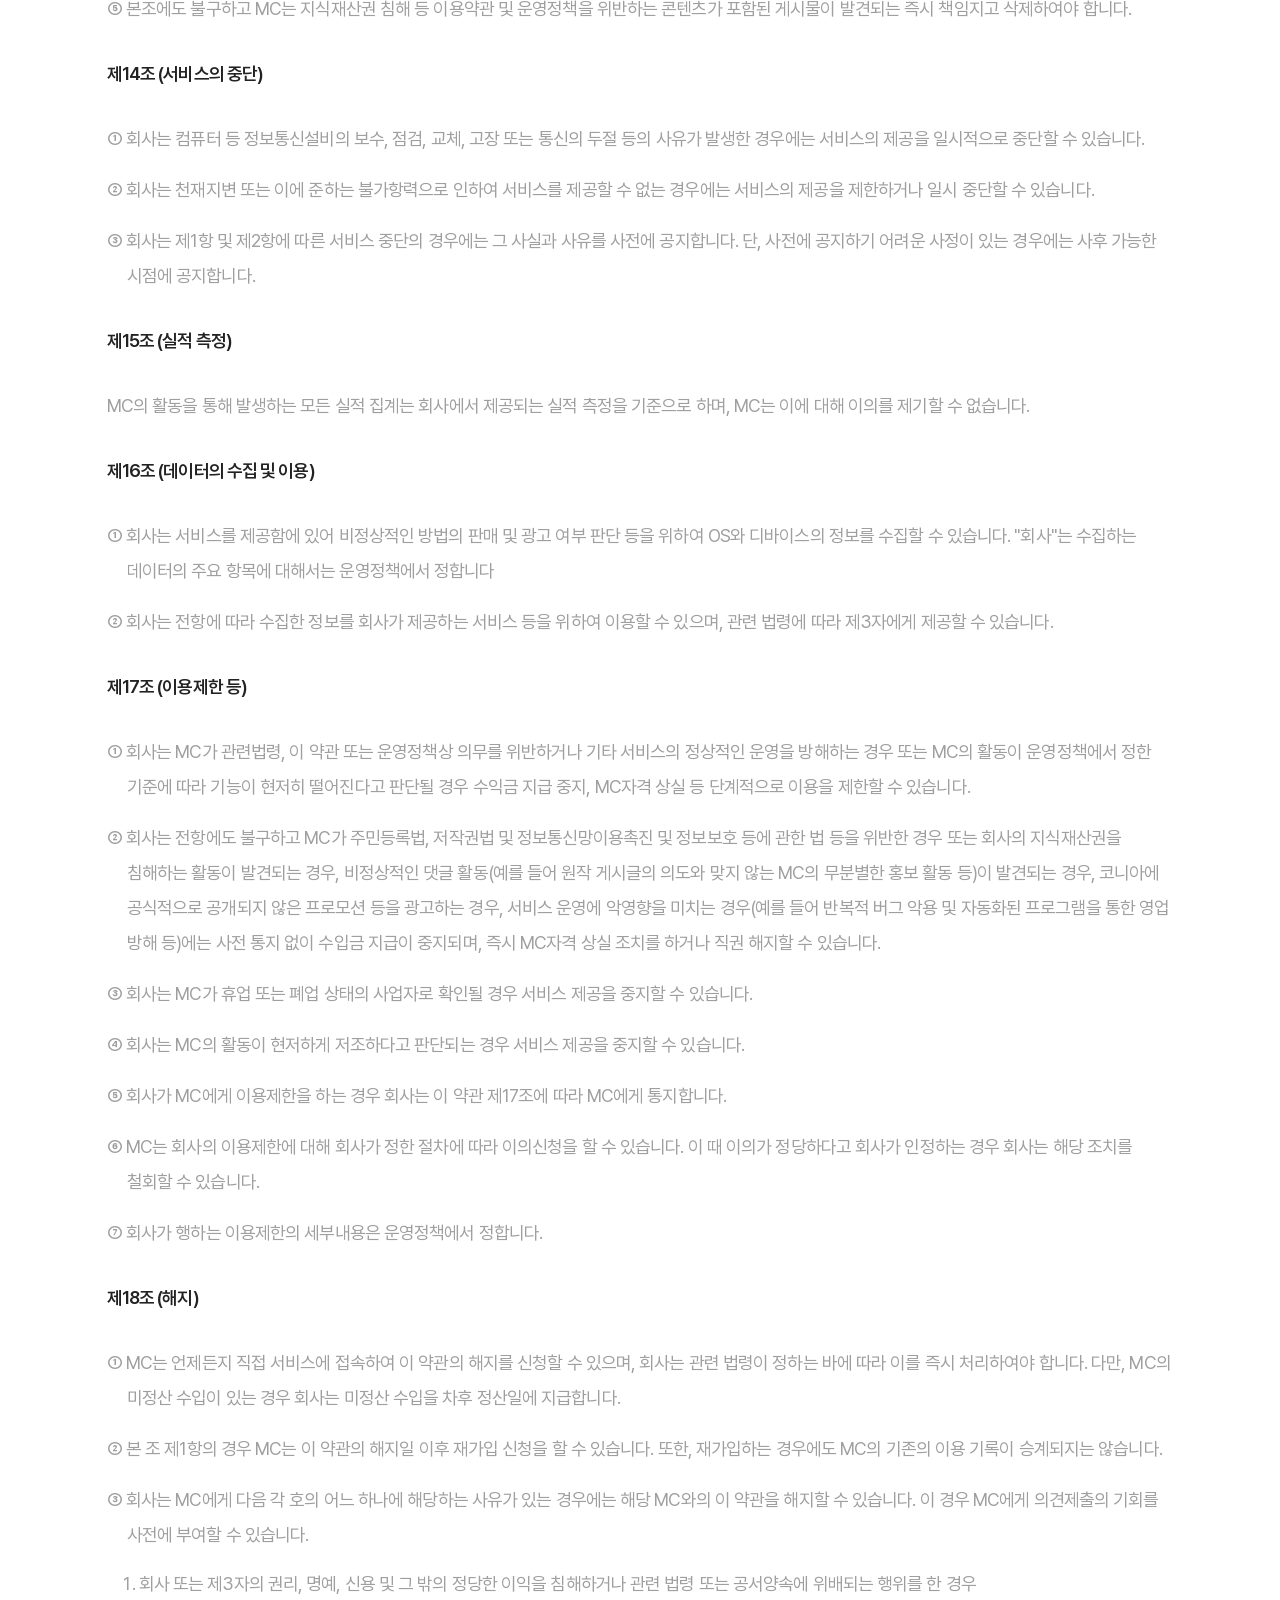
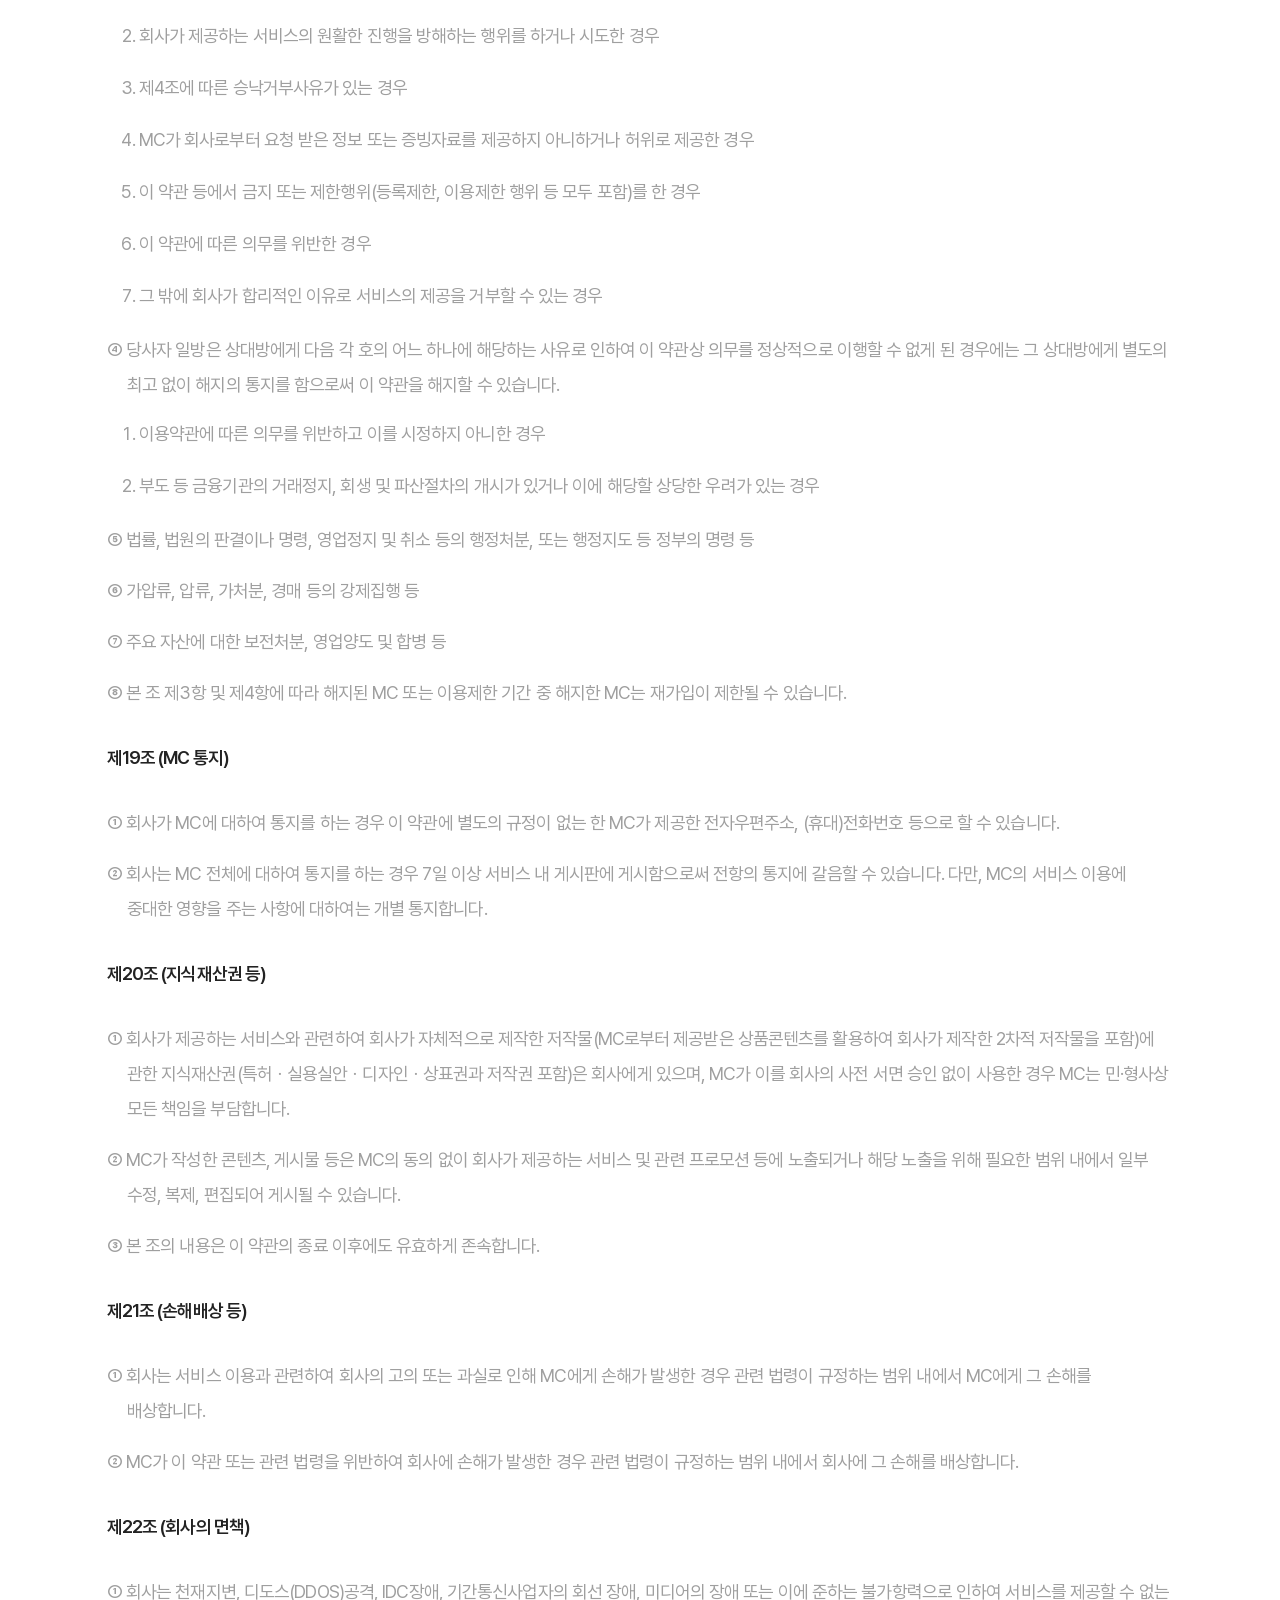
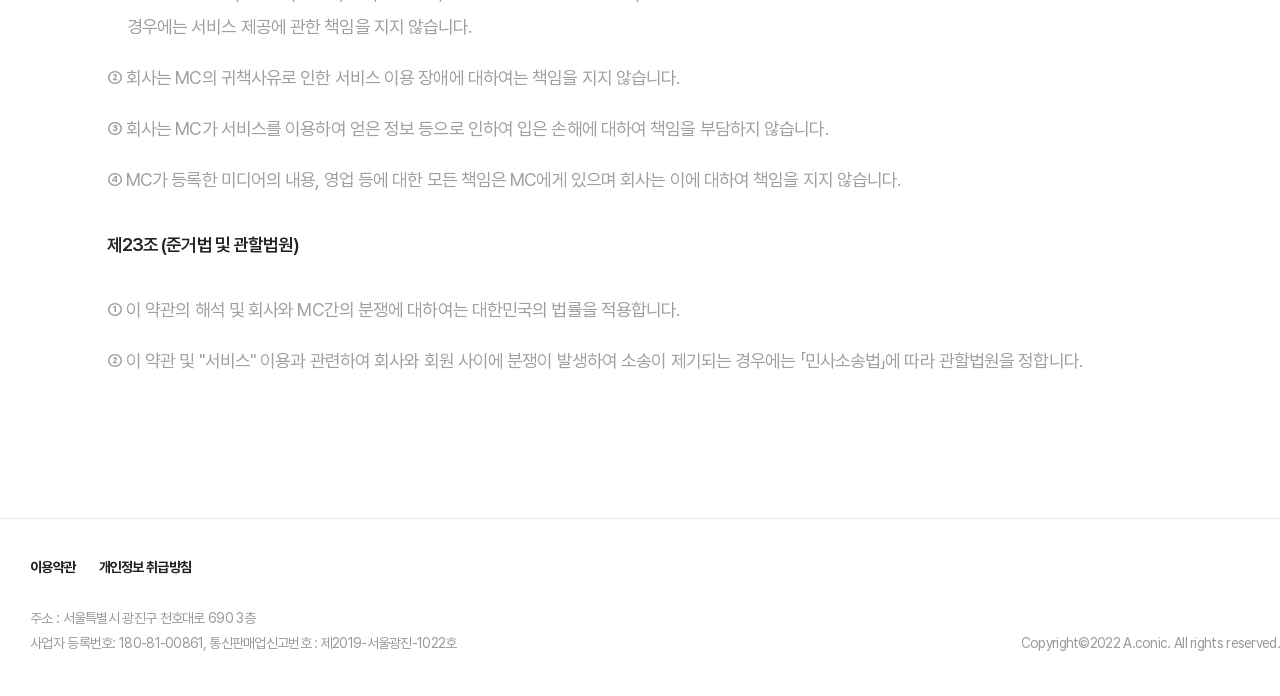
<file: 05_use.html>
<!DOCTYPE html>
<html lang='en'>
<head>
    <meta charset='UTF-8'>
    <meta content='width=device-width, initial-scale=1.0' ,minimum-scale='0,maximum-scale=10,user-scalable=yes"'
          name='viewport'>
    <title>이용약관</title>
    <link rel="shortcut icon" href="./resource/images/favicon.ico">
    <link href='./resource/fonts/pretendard.css' rel='stylesheet'>
    <link href='./resource/css/swiper.css' rel='stylesheet'>
    <link href='./resource/css/common.css' rel='stylesheet'>
    <link href='./resource/css/sub.css' rel='stylesheet'>
    <link href='./resource/css/modal.css' rel='stylesheet'>
    <script src='./resource/js/jquery-1.9.1.min.js' type='text/javascript'></script>
    <script type='text/javascript' src='./resource/js/jquery-ui.min.js'></script>
    <script src='./resource/js/common.js' type='text/javascript'></script>
    <script src='./resource/js/gsap.js'></script>
    <script src='./resource/js/ScrollTrigger.min.js'></script>
</head>
<body>
<div class='wrap sub'>

    <!-- PC GNB -->
    <header class='header'>
        <div class='header_wrap container cl'>
            <div class='main_logo lt'>
                <a href='index.html' class='logo'><span class='blind'>코니아월드 로고</span></a>
            </div>
            <ul class='gnb'>
                <li><a href='01_mc.html'>마켓 크리에이터</a></li>
                <li><a href='02_pa.html'>파트너</a></li>
                <li><a href='03_cc.html'>콘텐츠 크리에이터</a></li>
                <li><a href='04_humanSolution.html'>휴먼&솔루션</a></li>
            </ul>
            <div class='btn_wrap rt'>
                <span class='gnb_btn ico_menu'></span>
            </div>
        </div>
    </header>

    <!-- MO GNB -->
    <aside class='mo_header'>
        <div class='header_wrap container'>
            <div class='header_inner cl'>
                <div class='main_logo lt'><a href='#' class='main_logo'><span class='blind'>코니아월드 로고</span></a></div>
                <div class='btn_wrap rt'>
                    <button class='btn_close gnb_btn ico_close'></button>
                </div>
            </div>
            <ul class='gnb'>
                <li><a href='01_mc.html'>마켓 크리에이터</a></li>
                <li><a href='02_pa.html'>파트너</a></li>
                <li><a href='03_cc.html'>콘텐츠 크리에이터</a></li>
                <li><a href='04_humanSolution.html'>휴먼&솔루션</a></li>
            </ul>
        </div>
    </aside>

    <main>
        <!--        <div class='title_wrap container'>-->
        <!--            <h1 class='main_tit'>이용약관</h1>-->
        <!--        </div>-->
        <section class="main_con policy">
            <div class="container">
                <ul class="tab pc">
                    <li class="tabBtn active"><span>MC 이용약관</span></li>
                    <li class="tabBtn"><span>PA 이용약관</span></li><!-- 20220725 FOOTER 와 동일하게 탭 순서 변경 -->
                    <li class="tabBtn"><span>개인정보처리방침</span></li>
                </ul>
                <select class="tab mo" name="" onchange="changeValue(this)">
                    <option value="0">MC 이용약관</option>
                    <option value="1">PA 이용약관</option>
                    <option value="2">개인정보처리방침</option>
                </select>
<!--                <ul class="tab pc">-->
<!--                    <li class="tabBtn active"><span>MC 이용약관</span></li>-->
<!--                    <li class="tabBtn"><span>PA 이용약관</span></li>&lt;!&ndash; 20220725 FOOTER 와 동일하게 탭 순서 변경 &ndash;&gt;-->
<!--                    <li class="tabBtn"><span>개인정보처리방침</span></li>-->
<!--                </ul>-->
<!--                <select id="tab" class="tab mo" name="" onchange="changeValue(this)">-->
<!--                    <option value="1">MC 이용약관</option>-->
<!--                    <option value="2">PA 이용약관</option>-->
<!--                    <option value="3">개인정보처리방침</option>-->
<!--                </select>-->
                <!-- MC 이용약관 -->
                <div class="tabCon active">
                    <div class="title">
                        <h2>에이코닉(코니아)플랫폼 MC 이용약관</h2>
                    </div>
                    <div class="content">
                        <div class="terms">
                            <h3 class="tit">제1조 (목적)</h3>
                            <p>이 약관은 주식회사 에이코닉(이하 “회사”라고 합니다)가 제공하는 온라인 플랫폼 공유 서비스를 마켓크리에이터(이하 "MC")가 이용함에 있어서,
                                회사와 MC 사이의 권리ᆞ의무,
                                책임사항, 서비스 이용절차 및 그 밖의 제반 사항을 명확히 하여 쌍방의 원활한 거래를 도모하고 궁극적으로 공동의 이익을 증진하여 상호 발전을
                                도모하는 것을 그 목적으로
                                합니다.</p>
                        </div>
                        <div class="terms">
                            <h3 class="tit">제2조 (용어의 정의)</h3>
                            <p>이 약관에서 사용하는 용어의 정의는 다음과 같습니다. 이 약관에서 정의되지 않은 용어는 일반 거래 관행에 따라 정의된 의미를 가집니다.</p>
                            <ul class="subTerms">
                                <li>"코니아월드 (이하 “코니아”이라고 합니다)”이란 회사가 제공하는 플랫폼을 활용하여 코니아의 MC가 관계영업을 통해 판매를 하고 이
                                    판매수익을 “회사”와 “MC”가
                                    공유하는 서비스를 의미합니다.
                                </li>
                                <li>“코니아”란 회사가 컴퓨터, 스마트폰 등 정보통신설비를 이용하여 판매자와 이용자가 재화 또는 용역을 거래할 수 있도록 통신판매중개
                                    서비스를 제공하는 가상의
                                    영업장((http://coniaworld.com 등 회사가 운영하는 웹사이트 및 모바일 웹, 앱 등을 모두 포함)을 의미합니다.
                                </li>
                                <li>“MC”란 회사가 제공하는 플랫폼을 개인 관계영업을 통해 판매하는 자를 의미합니다. MC는 개인이나 법인 모두 가능하며 성과에 대해
                                    회사로부터 약정된 대가를 받게
                                    됩니다.
                                </li>
                                <li>"방문자"(이하 "CU")란 컴퓨터 또는 모바일기기 등 디바이스를 통해 MC의 미디어에 방문한 자를 의미합니다.</li>
                                <li>“판매 수익”이란 회사의 플랫폼을 이용하여 CU의 구매가 이루어졌을 때 회사가 MC에게 지급하게 되는 금액(이하 "수입")을
                                    의미합니다.
                                </li>
                                <li>“부당한 수익"이란 MC가 약관, 운영정책, 또는 관련 법령 등을 위반하거나 CU가 약관, 운영정책 또는 관련법령에서 금지한 행위를 하여
                                    MC에게 발생한 수입을
                                    의미합니다.
                                </li>
                            </ul>
                        </div>
                        <div class="terms indent">
                            <h3 class="tit">제3조 (약관의 명시, 효력 및 개정)</h3>
                            <p>① 회사와 MC는 이 약관의 내용을 공인된 전자계약 업체를 통해 진행하며, MC가 알 수 있도록 서비스의 관련 화면(MC의 관리자 화면(이하"MC
                                관리자 사이트"이라 한다)을 통해
                                게시합니다.</p>
                            <p>② 회사는 이 약관에서 규정되지 않은 세부적인 내용을 별도의 “코니아 MC 운영 정책(이하 “운영정책“이라 합니다)“으로 규정할 수 있고, 이를
                                서비스의 관련 화면 등을 통하여
                                공지하기로 합니다. 또한, 이러한 운영정책은 이 약관의 일부를 구성하며, 이 약관과 동일한 효력이 있습니다.</p>
                            <p>③ 회사는 필요한 경우 관련 법령을 위배하지 않는 범위 내에서 이 약관(또는 운영정책, 이하 동일함)을 개정할 수 있습니다.</p>
                            <p>④ 회사가 운영정책을 통해 이 약관의 내용을 변경할 경우에는 적용일자 및 개정사유를 명시하여 현행 약관과 함께 그 적용일자 7일 이전(MC에게
                                불리한 내용으로 변경할 때에는
                                14일 이전)부터 적용일자 전일까지 서비스의 관련 화면에 공지하거나 전자우편 또는 그 밖의 방법으로 통지합니다.</p>
                            <p>⑤ 회사가 전항에 따라 개정 운영정책을 공지하면서 MC에게 적용일자 전일까지 의사표시를 하지 않으면 의사표시가 표명된 것으로 본다는 뜻을 명확하게
                                공지 또는 통지하였음에도
                                판매자가 명시적으로 거부의 의사표시를 하지 아니한 경우에는 MC가 개정 운영정책에 동의한 것으로 봅니다.</p>
                            <p>⑥ MC는 개정 운영정책에 동의하지 않는 경우 적용일자 전일까지 회사에 거부의사를 표시하고 가입을 해지할 수 있습니다.</p>
                        </div>
                        <div class="terms indent">
                            <h3 class="tit">제4조 (MC가입)</h3>
                            <p>① MC가입은 코니아 플랫폼의 담당자(conia management, 이하"CM"이라 한다.)를 통해 서비스를 이용하고자 하는 자(이하
                                "MC신청자"라고 합니다)가 회사가 정한 가입
                                양식에 따라 회원정보를 기입한 후 필요 서류를 등록한 후 전자계약을 체결하면 회사가 이러한 신청에 대하여 승낙함으로써 체결됩니다.</p>
                            <p>② 회사는 MC신청자의 신청에 대하여 아래 각 호의 사유가 있는 경우에는 승낙을 하지 않을 수 있으며, 가입 이후에도 아래 각 호의 사유가 확인될
                                경우에는 이 약관을 해지할 수
                                있습니다.</p>
                            <ul class="subTerms">
                                <li>MC신청자가 이 약관에 의하여 이전에 "MC" 자격을 상실한 적이 있는 경우</li>
                                <li>MC신청자가 이 약관 위반 등의 사유로 서비스 이용제한 중에 재가입신청을 하는 경우</li>
                                <li>MC신청자가 이미 서비스에 가입이 되어 있는 경우</li>
                                <li>실명이 아닌 명의 또는 타인의 명의를 기재한 경우</li>
                                <li>허위 또는 잘못된 정보를 기재 또는 제공하거나 회사가 정한 신청 요건이 미비한 경우</li>
                                <li>MC신청자의 귀책사유로 인하여 승낙이 불가능하거나 기타 이 약관에서 규정한 제반 사항을 위반하여 신청을 하는 경우</li>
                            </ul>
                            <p>③ 본 조에 따른 신청에 대하여 회사는 본인확인기관을 통한 본인확인을 MC신청자에게 요청할 수 있습니다.</p>
                            <p>④ 회원가입은 회사의 승낙이 MC신청자에게 도달한 때 완료됩니다.</p>
                        </div>
                        <div class="terms indent">
                            <h3 class="tit">제5조 (정산방식)</h3>
                            <p>① 회사는 서비스를 통하여 측정된 실적과 그에 따라 별도로 정한 수익 배분 기준에 따라 산정된 수입을 MC에게 지급합니다.</p>
                            <p>② 수입 지급은 월 2회(매월 15일, 말일) 정산을 원칙으로 하며, 취소 및 반품된 금액은 수입에서 모두 제외됩니다.</p>
                            <p>③ 수입 지급의 최소 금액은 1원이며, 출금신청은 매월 2회 신청이 가능합니다. 최대 12개월까지 이월할 수 있습니다.</p>
                            <p>④ MC가 사업자가 아닌 경우 회사는 수입 지급 금액에 따라 발생하는 제세공과금 등을 수입에서 공제하고 지급할 수 있습니다.</p>
                            <p>⑤ 지급 과정에서 MC의 은행계좌정보 등이 유효하지 않아 수입을 지급받지 못하는 경우 귀책사유는 MC에게 있으며 회사는 이를 보상하지
                                않습니다.</p>
                            <p>⑥ 전항의 사유로 수입이 지급되지 않은 경우 회사는 제18조에 따라 MC에게 통지하며, 회사는 MC가 은행계좌정보를 수정할 때까지 최대 6개월까지
                                수입의 지급을 보류할 수
                                있습니다.</p>
                            <p>⑦ 회사는 수입 지급 및 세무처리를 위하여 개인식별정보의 수집 동의, 세금계산서 등 조세 관련법령에서 규정하는 세무적 증빙의 발행을 요청할 수
                                있으며, MC가
                                개인식별정보수집에
                                동의하지 않거나 세금계산서를 승인 기간 내에 승인하지 않는 경우 또는 MC가 제공한 정보가 유효하지 않은 경우 회사는 수입의 지급을 보류할 수
                                있습니다.</p>
                            <p>⑧ MC는 수입 잔액이 0원 미만이 되는 경우, 해당 금액을 회사에 변제하여야 합니다.</p>
                            <p>⑨ 회사는 부당한 수익에 대해 지급을 거절할 수 있으며 이미 지급된 경우 해당 "부당한 수익"을 MC로부터 회수할 수 있습니다.</p>
                            <p>⑩ 회사는 신고 등에 의해 부당한 수익으로 의심될 경우, 이에 대한 확인을 위해 조사에 착수할 수 있으며, 조사가 완료될 때까지 수입의 지급을
                                보류할 수 있습니다.</p>
                            <p>⑪ MC 또는 회사가 이 약관 해지 의사를 표시한 경우, 회사는 해지 의사를 표시한 날까지의 수입(이하 "잔여수입"이라고 합니다)을 확인하여,
                                잔여수입이 회사가 정한 지급
                                기준액 이상이 되는 경우 MC에게 지급합니다. 구체적인 지급 방법 및 시기는 운영정책에서 정합니다.</p>
                            <p>⑫ 이용제한 또는 휴•폐업 상태에 있는 MC에게는 수입의 지급이 제한될 수 있습니다.</p>
                            <p>⑬ 그 외 구체적인 기준은 운영정책에서 정합니다.</p>
                        </div>
                        <div class="terms">
                            <h3 class="tit">제6조 (서비스 이용료)</h3>
                            <p> 회사는 코니아의 일부 특정 서비스나 기능을 제공할 때 이용료를 부과할 수 있으며, 그 상세한 내용은 개별 약관, 별도 신청서를 통해 정할 수
                                있습니다.</p>
                        </div>
                        <div class="terms">
                            <h3 class="tit">제7조 (개인정보의 보호)</h3>
                            <p>회사는 『정보통신망 이용촉진 및 정보보호 등에 관한 법률』, 『개인정보보호법』 등 관계 법령이 정하는 바에 따라 MC의 개인정보를 보호하기 위해
                                노력합니다. 개인정보의 보호
                                및 사용에 대해서는 관련법령 및 회사의 개인정보처리방침이 적용됩니다. 다만, 회사의 공식 사이트 이외의 링크된 사이트에서는 회사의
                                개인정보처리방침이 적용되지
                                않습니다.</p>
                        </div>
                        <div class="terms indent">
                            <h3 class="tit">제8조 (회사의 의무)</h3>
                            <p>① 회사는 관련 법령과 이 약관이 금지하거나 공서양속에 반하는 행위를 하지 않으며, 이 약관이 정하는 바에 따라 지속적이고 안정적으로 서비스를
                                제공하기 위하여 최선을 다하여
                                노력합니다.</p>
                            <p>② 회사는 MC가 안전하게 서비스를 이용할 수 있도록 개인정보(신용정보 포함) 보호를 위하여 보안시스템을 갖추어야 하며 개인정보처리방침을 공시하고
                                준수합니다.</p>
                            <p>③ 회사는 서비스 이용과 관련하여 MC로부터 제기된 의견이나 불만이 정당하다고 인정될 경우에는 MC의 불만을 해결하기 위해 노력합니다.</p>
                            <p>④ 회사는 회사가 별도로 정한 수익 배분기준 및 지급절차에 따라 수입을 MC에게 지급합니다.</p>
                        </div>
                        <div class="terms indent">
                            <h3 class="tit">제9조 (MC의 의무)</h3>
                            <p>① MC는 관련 법령, 이 약관의 규정, 회사의 이용정책, 이용안내 등 회사가 통지하는 사항을 준수하여야 하며, 기타 회사 업무에 방해되는 행위를
                                하여서는 안 됩니다.</p>
                            <p>② MC은 다음 각호의 행위를 하여서는 안 됩니다.</p>
                            <ul class="subTerms">
                                <li>MC가입을 신청하거나 MC정보 변경 신청 시 허위 또는 타인의 정보를 입력하는 행위</li>
                                <li>회사 또는 제3자의 저작권 등 지식재산권을 침해하는 행위</li>
                                <li>회사 또는 제3자의 명예를 손상시키거나 업무를 방해하는 행위</li>
                                <li>회사 또는 제3자를 가장 또는 사칭하여 허가 받지 않은 게시판, 스팸메일 등의 활용으로 회사의 명성에 해를 끼치는 행위</li>
                                <li>회사의 서비스에 게시된 정보를 변경하거나 서비스를 이용하여 얻은 정보, 공개되지 말아야 할 기밀정보(판매가격/수당 등)를 회사의 사전
                                    서면 승낙 없이 영리
                                    또는 비영리의 목적으로 복제, 출판, 방송 등에 사용하거나 제3자에게 제공하는 행위
                                </li>
                                <li>부정한 방법을 사용하여 판매를 진행하여 회사에게 손해를 주거나 자신 또는 제3자에게 이익을 주는 행위, 또는 타인에게 그러한 행위를
                                    유도하는 행위
                                </li>
                                <li>판매를 유도하기 위해 무분별하게 스팸메일 혹은 문자메시지를 전송하는 행위</li>
                                <li>계정을 매매, 양도, 명의변경, 재 판매하거나 질권의 목적으로 사용하는 행위</li>
                                <li>서비스 이용 권한을 타인에게 공유, 제공, 양도, 중개, 재 판매하는 행위</li>
                                <li>타인의 계정으로 서비스를 이용하는 행위</li>
                                <li>서비스 내에 게재된 상품정보의 내용, 링크 및 이에 포함된 정보 등을 변경, 조작하는 등의 행위</li>
                                <li>MC가 회사와 계약된 방법 이외의 부정한 수익을 추구하여 회사에 고의적인 손실을 입히는 행위</li>
                                <li>회사가 그 권리를 보유하고 있는 표장 및 / 또는 이와 혼동을 일으킬 정도로 유사한 단어와 동일하거나 유사한 상표를 회사의 영업과 오인,
                                    혼동을 일으키는
                                    방식으로 상표/상호/도메인으로써 사용하는 행위
                                </li>
                                <li>MC가 미디어에 사실과 다르거나, 과장∙왜곡∙오인의 가능성이 있는 내용을 표시하는 등 표시광고법 기타 관련 법령에 위반되는 내용을
                                    게시하는 행위
                                </li>
                                <li>MC가 포털사이트, 커뮤니티 사이트 등에 회사의 이미지/사업 등에 손실을 끼치는 내용 등의 댓글을 게시하는 행위</li>
                                <li>회사의 동의없이 이용자인 CU의 개인정보를 취급하거나 노출하는 일체의 행위</li>
                                <li>에이코닉의 이용 목적 및 기타 서비스의 운영정책에 위배되는 모든 행위</li>
                            </ul>
                        </div>
                        <div class="terms indent">
                            <h3 class="tit">제10조 (MC정보 변경)</h3>
                            <p>① MC는 가입신청 시 기재한 개인정보에 변경이 있는 경우, 개인정보 수정 등의 방법으로 그 변경사항을 반영하여야 하며, 정산과 관련된 주요
                                정보(개인정보, 사업자정보,
                                계좌정보 등)를 변경할 경우, 회사에 별도로 통지하여야 합니다.</p>
                            <p>② MC가 전항을 준수하지 않아 발생하는 MC의 손해에 대하여 회사는 아무런 책임을 지지 않습니다.</p>
                        </div>
                        <div class="terms indent">
                            <h3 class="tit">제11조 (아이디 및 비밀번호의 관리)</h3>
                            <p>① 아이디와 비밀번호에 대한 모든 관리책임은 MC에게 있으며, MC는 이를 제3자가 이용하도록 하여서는 안 됩니다.</p>
                            <p>② 아이디와 비밀번호의 관리소홀, 부정사용에 의하여 발생하는 모든 결과에 대한 책임은 MC에게 있습니다.</p>
                            <p>③ MC는 아이디 및 비밀번호가 도용되거나 제3자가 사용하고 있음을 인지한 경우에는 이를 즉시 회사에 통지하고 회사의 안내에 따라야
                                합니다.</p>
                            <p>④ MC가 전항을 준수하지 않아 발생한 불이익에 대하여 회사는 아무런 책임을 지지 않습니다.</p>
                        </div>
                        <div class="terms indent">
                            <h3 class="tit">제12조 (서비스의 변경)</h3>
                            <p>① 회사는 안정적인 서비스 제공을 위하여 서비스의 내용, 운영상 또는 기술상 사항 등을 변경할 수 있습니다.</p>
                            <p>② 회사는 서비스를 변경할 경우 변경내용과 적용일자를 명시하여 서비스 내에 사전 공지합니다. 단, MC의 권리나 의무 및 서비스 이용과 관련되는
                                실질적인 사항을 변경할 경우
                                적용일자 7일전부터 공지하며, MC에게 불리한 변경의 경우 적용일자 14일전부터 공지합니다.</p>
                            <p>③ MC는 서비스 변경에 동의하지 않을 경우 회사에 거부의사를 표시하고 MC 탈퇴를 할 수 있습니다.</p>
                        </div>
                        <div class="terms indent">
                            <h3 class="tit">제13조 (MC의 게시물)</h3>
                            <p>① MC는 자신이 운영하는 미디어 및 게재한 게시물의 내용이 회사 또는 제3자의 권리에 대한 침해나 지식재산권 및 관련 법령에 대한 위반이 되지
                                않음을 보증하여야
                                합니다.</p>
                            <p>② MC는 본 조 제1항을 위반하거나 회사가 규정한 게시물 또는 광고물 규격을 지키지 않는 등 이 약관을 위반(운영정책에서 정한 제한행위 모두
                                포함)하는 경우, 회사는
                                MC에게 이에 대한 시정요구 등을 할 수 있으며, MC가 이를 거부하는 경우 회사는 서비스 이용제한, MC 자격상실 등의 조치를 임의적으로 취할
                                수 있습니다.</p>
                            <p>③ MC가 본 조를 위반하여 제3자의 권리를 침해하거나 지식재산권 및 관련 법령에 위반하였다는 이유로 회사가 금지청구, 손해배상청구, 고소 등
                                법적 조치를 당할 경우에는
                                자신의 비용으로 회사를 면책 시켜야 합니다. 이와 관련하여 회사가 제3자에게 손해배상책임을 부담하는 경우에는 회사의 손해배상액 및 그 배상과
                                관련된 부대비용 등(이자 및
                                변호사 보수 등의 방어비용 포함)을 MC가 전적으로 부담합니다.</p>
                            <p>④ MC는 자신이 운영하는 미디어에 상품 추천의 내용이 포함된 게시물을 게재할 경우, 공정거래위원회의 ‘추천·보증 등에 관한 표시·광고
                                심사지침’에 따라 추천·보증인인 MC와
                                회사의 경제적 이해관계에 대하여 공개하는 등 관련 법령 및 행정청의 가이드에 따른 의무를 준수하여야 합니다.</p>
                            <p>⑤ 본조에도 불구하고 MC는 지식재산권 침해 등 이용약관 및 운영정책을 위반하는 콘텐츠가 포함된 게시물이 발견되는 즉시 책임지고 삭제하여야
                                합니다.</p>
                        </div>
                        <div class="terms indent">
                            <h3 class="tit">제14조 (서비스의 중단)</h3>
                            <p>① 회사는 컴퓨터 등 정보통신설비의 보수, 점검, 교체, 고장 또는 통신의 두절 등의 사유가 발생한 경우에는 서비스의 제공을 일시적으로 중단할 수
                                있습니다.</p>
                            <p>② 회사는 천재지변 또는 이에 준하는 불가항력으로 인하여 서비스를 제공할 수 없는 경우에는 서비스의 제공을 제한하거나 일시 중단할 수
                                있습니다.</p>
                            <p>③ 회사는 제1항 및 제2항에 따른 서비스 중단의 경우에는 그 사실과 사유를 사전에 공지합니다. 단, 사전에 공지하기 어려운 사정이 있는 경우에는
                                사후 가능한 시점에
                                공지합니다.</p>
                        </div>
                        <div class="terms">
                            <h3 class="tit">제15조 (실적 측정)</h3>
                            <p>MC의 활동을 통해 발생하는 모든 실적 집계는 회사에서 제공되는 실적 측정을 기준으로 하며, MC는 이에 대해 이의를 제기할 수 없습니다.</p>
                        </div>
                        <div class="terms indent">
                            <h3 class="tit">제16조 (데이터의 수집 및 이용)</h3>
                            <p>① 회사는 서비스를 제공함에 있어 비정상적인 방법의 판매 및 광고 여부 판단 등을 위하여 OS와 디바이스의 정보를 수집할 수 있습니다. "회사"는
                                수집하는 데이터의 주요
                                항목에
                                대해서는 운영정책에서 정합니다</p>
                            <p>② 회사는 전항에 따라 수집한 정보를 회사가 제공하는 서비스 등을 위하여 이용할 수 있으며, 관련 법령에 따라 제3자에게 제공할 수
                                있습니다.</p>
                        </div>
                        <div class="terms indent">
                            <h3 class="tit">제17조 (이용제한 등)</h3>
                            <p>① 회사는 MC가 관련법령, 이 약관 또는 운영정책상 의무를 위반하거나 기타 서비스의 정상적인 운영을 방해하는 경우 또는 MC의 활동이
                                운영정책에서 정한 기준에 따라 기능이
                                현저히 떨어진다고 판단될 경우 수익금 지급 중지, MC자격 상실 등 단계적으로 이용을 제한할 수 있습니다.</p>
                            <p>② 회사는 전항에도 불구하고 MC가 주민등록법, 저작권법 및 정보통신망이용촉진 및 정보보호 등에 관한 법 등을 위반한 경우 또는 회사의
                                지식재산권을 침해하는 활동이 발견되는
                                경우, 비정상적인 댓글 활동(예를 들어 원작 게시글의 의도와 맞지 않는 MC의 무분별한 홍보 활동 등)이 발견되는 경우, 코니아에 공식적으로
                                공개되지 않은 프로모션 등을 광고하는
                                경우, 서비스 운영에 악영향을 미치는 경우(예를 들어 반복적 버그 악용 및 자동화된 프로그램을 통한 영업 방해 등)에는 사전 통지 없이 수입금
                                지급이 중지되며, 즉시 MC자격 상실
                                조치를 하거나 직권 해지할 수 있습니다.</p>
                            <p>③ 회사는 MC가 휴업 또는 폐업 상태의 사업자로 확인될 경우 서비스 제공을 중지할 수 있습니다.</p>
                            <p>④ 회사는 MC의 활동이 현저하게 저조하다고 판단되는 경우 서비스 제공을 중지할 수 있습니다.</p>
                            <p>⑤ 회사가 MC에게 이용제한을 하는 경우 회사는 이 약관 제17조에 따라 MC에게 통지합니다.</p>
                            <p>⑥ MC는 회사의 이용제한에 대해 회사가 정한 절차에 따라 이의신청을 할 수 있습니다. 이 때 이의가 정당하다고 회사가 인정하는 경우 회사는 해당
                                조치를 철회할 수
                                있습니다.</p>
                            <p>⑦ 회사가 행하는 이용제한의 세부내용은 운영정책에서 정합니다.</p>
                        </div>
                        <div class="terms indent">
                            <h3 class="tit">제18조 (해지)</h3>
                            <p>① MC는 언제든지 직접 서비스에 접속하여 이 약관의 해지를 신청할 수 있으며, 회사는 관련 법령이 정하는 바에 따라 이를 즉시 처리하여야
                                합니다. 다만, MC의 미정산
                                수입이 있는 경우 회사는 미정산 수입을 차후 정산일에 지급합니다.</p>
                            <p>② 본 조 제1항의 경우 MC는 이 약관의 해지일 이후 재가입 신청을 할 수 있습니다. 또한, 재가입하는 경우에도 MC의 기존의 이용 기록이
                                승계되지는 않습니다.</p>
                            <p>③ 회사는 MC에게 다음 각 호의 어느 하나에 해당하는 사유가 있는 경우에는 해당 MC와의 이 약관을 해지할 수 있습니다. 이 경우 MC에게
                                의견제출의 기회를 사전에 부여할
                                수 있습니다.</p>
                            <ul class="subTerms">
                                <li>회사 또는 제3자의 권리, 명예, 신용 및 그 밖의 정당한 이익을 침해하거나 관련 법령 또는 공서양속에 위배되는 행위를 한 경우</li>
                                <li>회사가 제공하는 서비스의 원활한 진행을 방해하는 행위를 하거나 시도한 경우</li>
                                <li>제4조에 따른 승낙거부사유가 있는 경우</li>
                                <li>MC가 회사로부터 요청 받은 정보 또는 증빙자료를 제공하지 아니하거나 허위로 제공한 경우</li>
                                <li>이 약관 등에서 금지 또는 제한행위(등록제한, 이용제한 행위 등 모두 포함)를 한 경우</li>
                                <li>이 약관에 따른 의무를 위반한 경우</li>
                                <li>그 밖에 회사가 합리적인 이유로 서비스의 제공을 거부할 수 있는 경우</li>
                            </ul>
                            <p>④ 당사자 일방은 상대방에게 다음 각 호의 어느 하나에 해당하는 사유로 인하여 이 약관상 의무를 정상적으로 이행할 수 없게 된 경우에는 그
                                상대방에게 별도의 최고 없이 해지의
                                통지를 함으로써 이 약관을 해지할 수 있습니다.</p>
                            <ul class="subTerms">
                                <li>이용약관에 따른 의무를 위반하고 이를 시정하지 아니한 경우</li>
                                <li>부도 등 금융기관의 거래정지, 회생 및 파산절차의 개시가 있거나 이에 해당할 상당한 우려가 있는 경우</li>
                            </ul>
                            <p>⑤ 법률, 법원의 판결이나 명령, 영업정지 및 취소 등의 행정처분, 또는 행정지도 등 정부의 명령 등</p>
                            <p>⑥ 가압류, 압류, 가처분, 경매 등의 강제집행 등</p>
                            <p>⑦ 주요 자산에 대한 보전처분, 영업양도 및 합병 등</p>
                            <p>⑧ 본 조 제3항 및 제4항에 따라 해지된 MC 또는 이용제한 기간 중 해지한 MC는 재가입이 제한될 수 있습니다.</p>
                        </div>
                        <div class="terms indent">
                            <h3 class="tit">제19조 (MC 통지)</h3>
                            <p>① 회사가 MC에 대하여 통지를 하는 경우 이 약관에 별도의 규정이 없는 한 MC가 제공한 전자우편주소, (휴대)전화번호 등으로 할 수
                                있습니다.</p>
                            <p>② 회사는 MC 전체에 대하여 통지를 하는 경우 7일 이상 서비스 내 게시판에 게시함으로써 전항의 통지에 갈음할 수 있습니다. 다만, MC의
                                서비스 이용에 중대한 영향을 주는
                                사항에 대하여는 개별 통지합니다.</p>
                        </div>
                        <div class="terms indent">
                            <h3 class="tit">제20조 (지식재산권 등)</h3>
                            <p>① 회사가 제공하는 서비스와 관련하여 회사가 자체적으로 제작한 저작물(MC로부터 제공받은 상품콘텐츠를 활용하여 회사가 제작한 2차적 저작물을
                                포함)에 관한
                                지식재산권(특허ㆍ실용실안ㆍ디자인ㆍ상표권과 저작권 포함)은 회사에게 있으며, MC가 이를 회사의 사전 서면 승인 없이 사용한 경우 MC는
                                민·형사상 모든 책임을
                                부담합니다.</p>
                            <p>② MC가 작성한 콘텐츠, 게시물 등은 MC의 동의 없이 회사가 제공하는 서비스 및 관련 프로모션 등에 노출되거나 해당 노출을 위해 필요한 범위
                                내에서 일부 수정, 복제,
                                편집되어 게시될 수 있습니다.</p>
                            <p>③ 본 조의 내용은 이 약관의 종료 이후에도 유효하게 존속합니다.</p>
                        </div>
                        <div class="terms indent">
                            <h3 class="tit">제21조 (손해배상 등)</h3>
                            <p>① 회사는 서비스 이용과 관련하여 회사의 고의 또는 과실로 인해 MC에게 손해가 발생한 경우 관련 법령이 규정하는 범위 내에서 MC에게 그 손해를
                                배상합니다.</p>
                            <p>② MC가 이 약관 또는 관련 법령을 위반하여 회사에 손해가 발생한 경우 관련 법령이 규정하는 범위 내에서 회사에 그 손해를 배상합니다.</p>
                        </div>
                        <div class="terms indent">
                            <h3 class="tit">제22조 (회사의 면책)</h3>
                            <p>① 회사는 천재지변, 디도스(DDOS)공격, IDC장애, 기간통신사업자의 회선 장애, 미디어의 장애 또는 이에 준하는 불가항력으로 인하여 서비스를
                                제공할 수 없는 경우에는
                                서비스 제공에 관한 책임을 지지 않습니다.</p>
                            <p>② 회사는 MC의 귀책사유로 인한 서비스 이용 장애에 대하여는 책임을 지지 않습니다.</p>
                            <p>③ 회사는 MC가 서비스를 이용하여 얻은 정보 등으로 인하여 입은 손해에 대하여 책임을 부담하지 않습니다.</p>
                            <p>④ MC가 등록한 미디어의 내용, 영업 등에 대한 모든 책임은 MC에게 있으며 회사는 이에 대하여 책임을 지지 않습니다.</p>
                        </div>
                        <div class="terms indent">
                            <h3 class="tit">제23조 (준거법 및 관할법원)</h3>
                            <p>① 이 약관의 해석 및 회사와 MC간의 분쟁에 대하여는 대한민국의 법률을 적용합니다.</p>
                            <p>② 이 약관 및 "서비스" 이용과 관련하여 회사와 회원 사이에 분쟁이 발생하여 소송이 제기되는 경우에는 「민사소송법」에 따라 관할법원을
                                정합니다.</p>
                        </div>
                    </div>
                </div>
                <!--// MC 이용약관 -->
                <!-- PA 이용약관 -->
                <div class="tabCon">
                    <div class="title">
                        <h2>에이코닉(코니아)플랫폼 PA 이용약관</h2>
                    </div>
                    <div class="content">
                        <div class="terms">
                            <h3 class="tit">제1조 (목적)</h3>
                            <p>
                                본 약관은 주식회사 에이코닉(이하 “회사”)와 회사가 운영하는 웹사이트(https://coniaworld.com/, 이하 “사이트”. 또한 이하
                                “회사”에 “사이트”를 포함하여
                                통칭함)에
                                판매회원(본 약관에서 ‘판매회원(이하 "PA")’은 코니아 구매이용약관의 ‘회원’과 같음)으로 가입하여 사이트에서 판매회원에게 제공하는
                                전자상거래 관련 서비스와 기타 서비스(이하
                                “서비스”)를
                                이용하는 자 간의 권리, 의무를 확정하고 이를 이행하여 상호 발전을 도모하는 것을 목적으로 합니다.
                            </p>
                        </div>
                        <div class="terms">
                            <h3 class="tit">제2조 (용어의 정의)</h3>
                            <p>
                                본 약관에서 사용되는 용어의 정의는 본 약관에서 별도로 규정하는 경우를 제외하고 코니아 구매이용약관 제2조를 따릅니다.
                            </p>
                        </div>
                        <div class="terms indent">
                            <h3 class="tit">제3조 (효력)</h3>
                            <p>
                                ① 회사는 본 약관에서 규정되지 않은 세부적인 내용을 판매서비스이용정책(이하 "이용정책")에 규정할 수 있으며, 이를 ‘판매회원
                                거래관리툴(Seller Tool, 이하 “PA
                                관리자 사이트”)’을
                                통하여 공지하며, 이용정책은 이 약관과 더불어 판매서비스 이용계약(이하 “이용계약”)의 일부를 구성합니다.
                            </p>
                            <p>
                                ② 회사는 관련 법령의 규정 등에 따라 판매서비스 중 특정 서비스에 관한 약관(이하 "개별약관")을 별도로 제정할 수 있으며, 판매회원이
                                개별약관에 동의하면 개별약관은 이용계약의
                                일부를 구성하고,
                                개별약관에 이 약관과 상충하는 내용이 있으면 개별약관이 우선하여 적용됩니다.
                            </p>
                            <p>
                                ③ 코니아 구매이용약관의 내용 중 성질상 판매 서비스에 적용될 수 있는 내용은 제2항과 동일하게 적용됩니다. 본 약관에 따라 판매회원으로
                                가입하고자 하는 자는 구매이용약관의 내용을
                                숙지하고 본
                                항의 내용에 동의하는 것임을 확인합니다.
                            </p>
                            <p>
                                ④ 이 약관, 이용정책, 개별약관의 변경이 있으면 회사는 변경 내용의 효력발생일 7일 이전(다만, 판매회원에게 불리한 내용으로 변경할 때에는
                                30일 이전)에 해당 변경 사항을 PA
                                관리자 사이트에
                                공지하며, 판매회원이 변경된 약관, 이용정책, 개별약관에 동의하지 않으면 판매회원 탈퇴(이용계약의 해지)를 요청할 수 있으며, 변경 적용일까지
                                거부 의사를 표시하지 않으면 변경
                                약관, 이용정책,
                                개별약관에 동의한 것으로 간주합니다.
                            </p>
                            <p>
                                ⑤ 변경된 약관은 그 적용일자 이전으로 소급하여 적용되지 않습니다.
                            </p>
                            <p>
                                ⑥ 서비스 이용 기준일 현재 구매이용약관 상의 만 19세 미만의 회원이 본 판매이용약관 상의 판매회원 중 개인 판매회원으로 전환하려고 하거나
                                전환 없이 직접 개인 판매회원으로
                                상품이나 용역을
                                판매하고자 한다면 회사는 해당 회원에게 법정대리인의 동의서와 입증 자료의 제출을 요구할 수 있으며, 해당 회원은 이에 동의해야 합니다. 해당
                                회원이 본 규정을 지키지 않으면 해당
                                회원은 상품이나
                                용역을 판매할 수 없습니다.
                            </p>
                            <p>
                                ⑦ 구매이용약관상의 회원이 개인 판매회원으로 전환하고자 하거나 전환 없이 직접 개인 판매회원으로 상품 또는 용역을 판매하고자 한다면 회사는 해당
                                회원에게 신원확인 목적 등을 위하여
                                회사가 인정하는
                                신원확인(본인인증) 절차의 완료, 기타 필요한 자료의 제출을 요구할 수 있으며, 해당 회원은 회사가 요구하는 기한 내에 관련 절차의 완료 및
                                요구 자료를 제출해야 합니다. 해당
                                회원이 본 규정을
                                지키지 않으면 회사는 해당 회원에 대하여 사이트 로그인, 상품 및 용역의 등록 또는 판매 등 회사가 제공하는 서비스의 이용을 제한할 수
                                있습니다.
                            </p>
                        </div>
                        <div class="terms indent">
                            <h3 class="tit">제4조 (판매회원의 책임 및 관리의무)</h3>
                            <p>
                                ① 사이트에서 상품과 용역의 판매는 판매회원 등록이 완료되는 동시에 가능하며, 판매회원은 상품과 용역에 관한 정보를 PA 관리자 사이트를 통하여
                                직접 등록, 관리해야 합니다. 이를
                                위해서 판매회원은 상품의 등록에서 판매, 정산에 이르기까지의 과정 및 환불, 반품 과정을 알기 쉽게 설명한 가이드 또는 매뉴얼을 PA 관리자
                                사이트를 통하여 제공받습니다.
                            </p>
                            <p>
                                ② 상품과 용역의 판매가격(표준마진율, 배송비, 서비스이용료 등을 판매자가 직접 고려 및 판단해야 합니다) 및 본인의 행위에 대한 법적 책임을
                                부담하여야 합니다. 만약 판매회원이
                                법령 및 본 약관을 위배하는 행위를 한 경우에 회사는 본 약관 제16조 및 제17조에 따라 이용자(코니아를 이용하는 회원 및 비회원, 이하
                                같음) 보호와 회사의 손해를 최소화 할
                                수 있는 조치를 취할 수 있습니다.
                            </p>
                            <p>
                                ③ 판매회원은 재고 수량 등 수시로 바뀌는 사항에 대한 데이터를 적절히 관리해야 하며, 판매회원은 데이터를 허위로 기재할 수 없습니다.
                            </p>
                            <p>
                                ④ 판매회원은 「전자상거래 등에서의 소비자보호에 관한 법률」(이하 “「전자상거래법」”), 「전자금융거래법」, 「여신전문금융업법」,
                                「전기통신사업법」, 「식품위생법」, 「화장품법」,
                                「전기용품 및 생활용품 안전관리법」, 「부가가치세법」, 「정보통신망 이용촉진 및 정보보호 등에 관한 법률」, 「상표법」, 「저작권법」,
                                「어린이제품 안전 특별법」 등 사이트에서
                                상품과 용역의 판매와 관련하여 법령이 요구하는 사항을 지켜야 하며, 회사가 위법 또는 위험 여부를 최종 확인하기 이전에 이용자 보호를 위해
                                필요하다고 인정하는 경우에는 판매금지 등
                                필요한 조치를 우선 취할 수 있습니다. 단, 확인 결과 위법 또는 위험 요소가 없는 경우에는 지체 없이 해당 조치를 해제합니다.
                            </p>
                            <p>
                                ⑤ 판매회원은 회사가 서면으로 미리 승인하지 않으면 사이트의 상호나 로고 등을 사용할 수 없습니다.
                            </p>
                            <p>
                                ⑥ 판매회원은 판매된 상품 및 용역에 대한 보증 서비스를 자신의 책임과 비용으로 시행하여야 합니다.
                            </p>
                            <p>
                                ⑦ 판매회원은 세금계산서 발급 등 구매회원의 요구에 응해야 합니다.
                            </p>
                            <p>
                                ⑧ 판매회원은 구매회원이 확인할 수 있도록 본인의 연락처, 주소 등의 정보를 정확하게 등록∙공개해야 하며, 구매회원의 문의에 성실하고 정확하게
                                답변해야 합니다. 판매회원의 불성실,
                                부정확한 답변으로 구매회원에게 손해가 발생하면 판매회원이 이에 대해 책임을 부담합니다.
                            </p>
                            <p>
                                ⑨ 판매회원은 상품의 판매와 관련하여 특정한 인허가 자격이 요구되면 이에 대한 요건을 만족한 후 판매상품을 등록하여 판매 또는 광고해야 합니다.
                                인허가 자격을 갖추지 않은 상태에서
                                관련 상품을 판매 또는 광고하여 발생한 모든 민∙형사상의 책임은 판매회원 본인에게 있습니다.
                            </p>
                            <p>
                                ⑩ 판매회원은 상품 등록 후 장기간 판매가 없는 상품 등록을 유지할 수 없으며, 이를 위반하면 회사는 별도 통지 없이 상품 검색의 효율성 제고와
                                구매자 편의 개선을 위해 해당
                                상품을 삭제하거나 판매 중단 처리할 수 있습니다. 다만, 본 규정에도 불구하고 회사는 6개월 간 상품 등록, 판매활동 또는 판매실적이
                                없는경우에는 서비스 이용 제한 또는 계약을
                                해지할 수 있습니다.
                            </p>
                            <p>
                                ⑪ 회사는 판매회원의 사유로 배송 완료까지 상당 시간이 흐르거나 취소율이 일정 수준을 초과하면 경고, 신용점수 차감, 아이디(ID) 정지 등
                                서비스 품질향상을 위하여 해당
                                판매회원에게 필요한 조치를 취할 수 있습니다. 이때 회사는 구체적인 내용에 대한 정책을 합리적인 기준에 따라 정하고 미리 공지합니다.
                            </p>
                        </div>
                        <div class="terms indent">
                            <h3 class="tit">제5조 (지식재산권)</h3>
                            <p>
                                ① 판매회원은 상품, 서비스 등의 등록 및 판매, 이벤트, 기획전 등과 관련하여 제3자의 상표권, 특허권, 저작권, 성명권, 초상권 등 제반
                                지식재산권을 침해하지 않아야 하며,
                                제3자의 지식재산권을 사용할 때에는 정당한 권리자로부터 사용 허락을 받은 후에 사용해야 합니다.
                            </p>
                            <p>
                                ② 판매회원이 등록∙사용한 제반 정보(초상, 성명 포함)에 대하여 제3자가 지식재산권과 관련한 권리침해를 주장하면, 회사는 본 약관 제16조
                                제1항 제2호 및 제17조 제2항에
                                따라 해당 상품과 서비스의 판매를 중지하는 등 필요한 조치를 취할 수 있습니다.
                            </p>
                            <p>
                                ③ 판매회원이 등록한 상품, 서비스에 관한 이미지, 상품상세 등 제반 정보는 판매 장려를 위하여 사이트, 회사가 제휴한 제3자(및 그 사이트)와
                                다른 회원의 블로그 등에 회사가
                                정한 방침에 따라 노출될 수 있습니다. 다만, 다른 회원이 블로그 등에 이를 노출하려면 회사가 정한 방침에 동의하고 회사가 허용한 방식으로만
                                하여야 합니다.
                            </p>
                            <p>
                                ④ 회사는 판매회원이 등록한 이미지 등 제반 정보(초상, 성명 포함)가 가이드 미준수 또는 분쟁이 발생한 경우에는 이를 수정할 수 있습니다.
                                또한, 판매회원이 이벤트 또는 기획전
                                등의 참여를 신청한 경우에 회사는 판매회원이 상품 상세 페이지 상에 등록한 이미지 등을 활용하여 이벤트 또는 기획전 등에 사용할 이미지 등을
                                제작할 수 있으며 판매회원은 이에 대한
                                권리도 확보하여야 합니다.
                            </p>
                            <p>
                                ⑤ 판매회원은 사이트에 등록∙사용한 정보와 관련하여 제3자로부터 소송 또는 소송 이외의 방법 등으로 이의제기를 받게 되면 회사를 면책시켜야
                                하며, 면책에 실패한 경우 그로 인해
                                회사가 입은 모든 손해를 배상하여야 합니다.
                            </p>
                        </div>
                        <div class="terms indent">
                            <h3 class="tit">제6조 (상품의 배송)</h3>
                            <p>
                                ① 구매자의 주문에 따른 결제가 완료된 순간 회사는 판매회원에게 주문 정보를 PA 관리자 사이트등의 방법으로 전달하고, 판매회원은 해당 주문
                                정보에 따라 배송을 하여야 합니다.
                            </p>
                            <p>
                                ② 판매회원은 주문내역을 확인하고 배송 중 상품이 파손되지 않도록 적절한 포장을 한 후 배송을 증명하거나 추적할 수 있는 물류대행(택배)업체에
                                배송을 위탁하여야 합니다.
                            </p>
                            <p>
                                ③ 「전자상거래법」 제15조 제1항에 따라 판매회원은 구매자의 결제일로부터 3영업일 이내에 상품 등의 공급을 위하여 필요한 조치를 하여야
                                하고(단, 구매자와 판매회원 간에 상품
                                등의 공급 시기에 관하여 따로 약정한 경우는 제외), PA 관리자 사이트에 송장번호 등의 발송 관련 데이터를 입력하여 발송이 완료되었음을
                                증명하여야 합니다.
                            </p>
                            <p>
                                ④ 판매회원이 전항의 기한 내에 발송하지 않거나, 배송지 오류 등으로 구매자가 상품을 정상적으로 받지 못하면 판매회원은 그에 관한 모든 책임을
                                부담하여야 합니다.
                            </p>
                            <p>
                                ⑤ 판매회원은 발송 후 3일 이내에 구매자가 주문한 상품을 받을 수 있도록 조치해야 하며, 구매자는 배송상태가 ‘배송완료’로 되어 있으나 상품을
                                받지 못한 경우 또는 3영업일 이상
                                장기간 ’배송 중’으로 되어 있는 경우에는 상품 미도착 신고를 접수할 수 있습니다. 구매자의 상품 미도착 신고가 접수되면 판매회원은 PA 관리자
                                사이트를 통하여 이를 확인하고
                                필요한 조치를 하여야 합니다. 판매회원이 상품 미도착 신고 접수일로부터 10일 이내에 필요한 조치를 하지 않으면, 회사는 거래를 취소하고
                                구매자에게 환불할 수 있습니다.
                            </p>
                            <p>
                                ⑥ 회사가 구매자의 구매대금 결제 확인을 통지한 후 상당 기간 발주확인을 하지 않거나, 발주확인을 한 이후라도 배송 등 후속 절차를 이행하지
                                않으면 회사는 별도의 개별 정책으로
                                구매자에게 자동으로 환불 처리하는 등의 조치를 할 수 있습니다. 다만, 구매자가 희망하지 않는 경우는 제외하며 개별 정책은 미리 공지합니다.
                            </p>
                            <p>
                                ⑦ 회사는 제3자와 업무제휴를 통해 통합택배, 해외배송 서비스 등을 시행할 수 있습니다.
                            </p>
                        </div>
                        <div class="terms indent">
                            <h3 class="tit">제7조 (교환, 환불)</h3>
                            <p>
                                ① 구매자가 상품 수령 후 교환이나 환불을 요청하면 판매회원은 「전자상거래법」 등 관련 법률에 따라 반품을 받은 후 교환이나 환불을 해주어야
                                하며, 추가로 발생하는 비용은 구매자와
                                판매회원 중 교환이나 환불의 책임이 있는 측에서 부담합니다.
                            </p>
                            <p>
                                ② 발주확인 후 취소 요청 건에 대해 2영업일 이내에 환불처리나 발송확인 처리를 하지 않으면, 3영업일에 주문 건은 자동으로 환불 처리됩니다.
                            </p>
                            <p>
                                ③ 판매회원은 상품의 하자 또는 사용 상의 안전성에 결함이 있는 경우에는, 이를 전량 회수하여 수리, 교환, 환불하는 ‘리콜’ 조치를 취하여야
                                하며, 이에 따른 모든 비용을
                                부담하여야 합니다.
                            </p>
                            <p>
                                ④ 판매회원은 「전자상거래법」 제17조 제2항에 따라 청약철회가 제한되는 사유에 해당되는 경우 청약철회가 불가능하다는 사실을 전자상거래법
                                제17조 제6항에 따라 상품의 포장 기타
                                소비자가 쉽게 알 수 있는 곳에 명기하여야 합니다.
                            </p>
                            <p>
                                ⑤ 상품을 반품 받은 판매회원은 배송비 정산, 사은품의 반환 확인 등이 필요하면 반품을 보류할 수 있고, 제4항에 따른 청약철회 제한 사유에
                                해당하는 등 정당한 사유가 있으면
                                반품을 거부할 수 있습니다. 판매회원이 반품보류 없이 반품수령일(용역 또는 디지털 콘텐츠를 공급한 경우에는 구매자가 청약철회를 한 날)로부터
                                3영업일 이내에 특별한 의사를 표시하지
                                않으면 회사는 환불에 필요한 조치를 할 수 있으며, 그 구체적인 사항에 대하여 회사는 합리적인 기준에 따라 정책을 정할 수 있습니다. 다만,
                                판매회원이 구매자의 청약철회를
                                제한하고자 그 사유를 증빙하여 환불보류를 요청하면 회사는 환불을 보류할 수 있습니다.
                            </p>
                            <p>
                                ⑥ 회사는 제5항의 규정에도 불구하고 판매회원이 구매자로부터 반품을 받아 이를 보류 또는 거부할 지 여부를 직접 판단∙결정하기 이전에 회사의
                                정책으로 우선 반품을 승인 처리한 후
                                구매자에게 환불할 수 있습니다. 이때 특정 환불 처리 건에 대해 판매회원이 이의를 제기하는 경우에는 회사가 구매자를 대신하여 환불의 적법성
                                여부를 가리며 회사의 과실로 적법하지
                                않은 환불을 하여 판매회원에게 손실이 발생한 경우에는 이를 회사의 책임으로 보상합니다.
                            </p>
                            <p>
                                ⑦ 판매회원은 구매자가 반품한 상품을 수령해야 하며, 판매회원의 연락 두절 등의 사유로 반품배송을 할 수 없어 구매자가 직접 회사로 상품을 보낼
                                때에는 회사는 상당 기간을 정하여
                                해당 상품을 수령할 것을 판매회원에게 통지하고, 판매회원이 해당 기간 내에 특별한 의사를 표시하지 않으면 회사는 해당 상품을 폐기할 수
                                있습니다.
                            </p>
                        </div>
                        <div class="terms indent">
                            <h3 class="tit">제8조 (판매대금의 정산)</h3>
                            <p>
                                ① 구매자가 서비스 화면에서 구매확정을 클릭하거나 자동구매확정이 되면 월별 구매확정기준으로 회사는 익월 15일(토요일 및 법정공휴일 제외) 에
                                판매대금에서 회사에 대한 미납금 및
                                기타 채무금을 공제한 나머지 금액을 판매회원에게 송금합니다. 다만, 구매자가 신용카드로 결제했을 때에는 회사는 허위등록 또는 판매가장등록,
                                신용카드 결제시스템만을 이용하기 위한
                                허위거래가 의심되는 거래의 해당 내역을 확인하기 위하여 최고 60일까지 송금을 보류할 수 있습니다. 이 경우 판매회원이 물품판매에 관한 거래사실
                                증빙서류를 회사에 제공한다면 회사는
                                이를 확인한 후 송금 처리합니다. </p>
                            <p>
                                ② 회사는 PA 관리자 사이트를 통하여 판매금액, 추가정산금액, 공제금액, 정산금액을 판매회원에게 통보합니다.
                            </p>
                            <p>
                                ③ 판매회원이 지정한 입금계좌의 예금주는 판매회원과 동일인임을 원칙으로 합니다.
                            </p>
                        </div>
                        <div class="terms indent">
                            <h3 class="tit">제9조 (정산의 보류)</h3>
                            <p>
                                ① 회사는 판매회원의 귀책사유로 발생한 비용을 판매대금 정산 때 공제할 수 있으며, 판매회원과의 이용계약 종료 후에는 해당 판매회원의 판매대금의
                                일정 비율에 해당하는 금액을
                                이용계약 종료일로부터 일정 기간 예치하여 이 기간에 구매자로부터 환불, 교환 등 이의제기가 있을 때 관련 비용의 지급에 사용할 수 있습니다.
                            </p>
                            <p>
                                ② 회사는 장기간 배송지연 건을 배송완료 건으로 간주하여 주문 절차를 종결할 수 있되, 판매대금의 정산은 향후 구매자의 환불 요청에 대비하여
                                일정 기간 유보할 수 있습니다.
                            </p>
                            <p>
                                ③ 판매회원의 채권자가 신청한 사항에 대해 법원이 판매대금의 가압류, 압류 및 추심명령 등을 결정하면, 회사는 판매회원과 채권자 간의 합의 또는
                                채무액의 변제 등으로 이 결정이
                                해제될 때까지 판매대금의 정산을 중지할 수 있습니다.
                            </p>
                            <p>
                                ④ 본 조에 정한 것 외에도 법률의 규정이나 합리적인 사유(구매자 클레임 다수 발생시 환불요청 대비 등 구매자 보호를 위한 경우, 부정거래
                                발생, 법원∙수사기관∙금융기관 등 권한
                                있는 기관의 요청이 있는 경우)가 있으면 회사는 해당 사항을 판매회원에게 통지하고 판매대금의 전부 또는 일부의 정산을 일정 기간 유보하거나
                                상계할 수 있습니다.
                            </p>
                            <p>
                                ⑤ 회사는 「특정 금융거래정보의 보고 및 이용 등에 관한 법률」(이하 「특정금융정보법」)에 따른 금융회사등으로서 판매회원이 「범죄수익은닉의 규제
                                및 처벌 등에 관한 법률」(이하
                                「범죄수익은닉규제법」)에 따른 중대범죄 및 같은 법 제2조 제2호 나목에서 규정된 범죄(이하 ‘특정범죄’)의 행위에 해당하는 거래로 의심할 만한
                                사정이 있는 경우 「특정금융정보법」
                                제4조에 따라 금융정보분석원장에게 보고하고, 판매대금이 범죄수익으로 판단되는 경우에는 「범죄수익은닉규제법」 제5조 제1항에 따라 관할 수사기관에
                                신고하며, 다음 각호의 기간까지
                                정산을 보류합니다. </p>
                            <ul class="subTerms">
                                <li>
                                    판매회원이 신고된 특정범죄로 기소되지 않는 경우 : 수사종결 시까지
                                </li>
                                <li>
                                    판매회원이 신고된 특정범죄로 기소된 경우: 관련 재판의 판결 확정 시까지
                                </li>
                            </ul>
                        </div>
                        <div class="terms">
                            <h3 class="tit">제10조 (서비스 이용료)</h3>
                            <p>
                                회사는 코니아의 일부 특정 서비스나 기능을 제공할 때 이용료를 부과할 수 있으며, 그 상세한 내용은 개별 약관, 별도 신청서를 통해 정할 수
                                있습니다.
                            </p>
                        </div>
                        <div class="terms indent">
                            <h3 class="tit">제11조 (개인정보의 보호)</h3>
                            <p>
                                ① 판매회원은 판매서비스를 이용하면서 얻은 타인의 개인정보(구매회원 등)를 이 약관에서 정한 목적 이외의 용도로 사용할 수 없으며, 이를
                                위반하면 관련 법령에 따라 모든
                                민∙형사상의 법적 책임을 지고 자신의 노력과 비용으로 회사를 면책시켜야만 하며, 회사는 해당 판매회원에 대한 계약 해지 등 제17조 제2항에
                                따른 제제 조치를 취할 수 있습니다.
                            </p>
                            <p>
                                ② 회사는 개인정보 보호를 위하여 배송 등의 목적으로 판매회원에게 공개된 구매회원의 개인정보를 상당 기간이 지난 후 비공개 조치할 수 있습니다.
                            </p>
                            <p>
                                ③ 회사가 개인정보를 보호하는 데 상당한 주의를 기울였음에도 특정 판매회원이 제1항을 위반하여 타인의 개인정보를 유출하거나 유용했을 때 회사는
                                그에 대하여 아무런 책임을 지지
                                않습니다.
                            </p>
                            <p>
                                ④ 「전기통신사업법」 등 관련 법령이 규정하는 적법한 절차에 따라 수사관서 등이 판매회원에 관한 정보의 제공을 회사에 요청했을 때 회사는 해당
                                자료를 제출할 수 있습니다.
                            </p>
                            <p>
                                ⑤ 판매회원이 불법행위를 하였거나 구매자 또는 제3자의 신고, 소송 제기 등으로 인해 불법행위가 의심되는 경우, 회사는 이에 대한 수사 등을
                                의뢰하거나 협조하기 위하여 관련 자료를
                                수사관서, 법원 등에 제출할 수 있고, 판매회원은 이에 동의합니다.
                            </p>
                            <p>
                                ⑥ 판매회원은 회사로부터 제공받은 개인정보(구매회원 등)를 제공받은 목적(배송, CS 등)의 용도로 법령 또는 회사가 정한 기간 동안 보유할 수
                                있으며 그 기간이 종료될 경우 즉시
                                파기해야 합니다. 또한 제공받은 개인정보(구매회원 등)의 주체로부터 직접 파기 요청을 받은 경우 이에 응해야 합니다.
                            </p>
                            <p>
                                ⑦ 판매회원은 관련 법령 및 방송통신위원회 고시에 따라 회사로부터 제공받은 개인정보(구매회원 등)를 보호하기 위하여 기술적∙관리적 보호조치를
                                취해야 합니다.
                            </p>
                        </div>
                        <div class="terms indent">
                            <h3 class="tit">제12조 (계약기간 및 해지)</h3>
                            <p>
                                ① 이용계약의 기간은 판매회원이 약관에 동의한 날로부터 해당 연도 말일까지이며, 판매회원이 기간 만료 1개월 전까지 서면으로 반대 의사를
                                표시하지 않는 한 계약기간은 같은 조건으로
                                1년간 자동 갱신됩니다.
                            </p>
                            <p>
                                ② 당사자 일방에게 다음 각 호의 사유가 발생했을 때 그 상대방은 별도의 최고 없이 해지를 통지함으로써 이용계약을 즉시 해지할 수
                                있습니다.</p>
                            <ul class="subTerms">
                                <li>이용계약(구매이용약관, 전자금융거래 이용약관, 개인정보처리방침 등을 포함)의 의무를 위반하여 상대방으로부터 그 시정을 요구 받은 후 7일
                                    이내에 이를 바로잡지 않은 경우
                                </li>
                                <li>부도 등 금융기관의 거래정지, 회생 및 파산절차의 개시, 영업정지 및 취소 등의 행정처분, 주요 자산에 대한 보전처분, 영업양도 및 합병
                                    등으로 이용계약을 더는 이행할 수
                                    없는 경우
                                </li>
                                <li>법령을 위반하거나 판매회원의 책임 있는 사유로 회사가 명예 실추 등 유∙무형적 손해를 입은 경우</li>
                                <li>판매회원의 책임 있는 사유로 2개월 간의 거래 건 중 20% 이상에서 구매자로부터 이의가 제기된 경우</li>
                                <li>판매 상품에 대한 중요한 정보를 잘못 기재하거나 기재하지 않아서 소비자에게 혼란과 불만을 유발하는 경우</li>
                                <li>그 밖에 회사의 안전거래 이용규칙 위반 사항에 해당하는 행위를 한 경우</li>
                            </ul>

                            <p>
                                ③ 판매회원은 언제든지 회사에 해지의사를 통지함으로써 이용계약을 해지할 수 있습니다.
                            </p>
                            <p>
                                ④ 이용계약이 해지될 때까지 판매회원은 완결되지 않은 주문 건의 배송, 교환, 환불에 필요한 조치를 해야 하며, 해지 이전에 이미 판매한 상품에
                                대한 판매회원의 책임과 관련 조항은
                                그 효력을 유지합니다.
                            </p>
                        </div>
                        <div class="terms indent">
                            <h3 class="tit">제13조 (손해배상)</h3>
                            <p>
                                ① 당사자 일방 또는 당사자 일방의 피고용인, 대리인, 기타 도급 및 위임 등으로 당사자 일방을 대신하여 이용계약을 이행하는 자의 책임 있는
                                사유로 말미암아 이 계약의 이행과
                                관련하여 상대방에게 손해가 발생하면, 그 당사자 일방은 상대방에게 발생한 손해를 배상할 책임이 있습니다.
                            </p>
                            <p>
                                ② 판매회원이 이용계약을 위반하여 회사의 대외 이미지 실추 등 회사에 유∙무형적 손해가 발생하면, 판매회원은 회사의 손해를 배상해야 합니다.
                            </p>
                            <p>
                                ③ 회사는 제10조 제5항에 따른 본 약관 위반 및 불법행위를 한 판매회원에 대하여 불법행위와 관련된 상품의 판매기간 동안 발생한 총 판매대금의
                                10%를 위약벌로 부과하며, 해당
                                판매회원에게 판매대금 정산이 보류되어 있는 경우 위약벌에 해당하는 금액을 자동채권으로 하고 보류된 정산대금을 수동채권으로 하여 즉시 상계합니다.
                            </p>
                        </div>
                        <div class="terms indent">
                            <h3 class="tit">제14조 (회사의 면책)</h3>
                            <p>① 회사는 사이트를 기반으로 한 거래시스템만을 제공할 뿐, 판매회원이 등록한 상품과 용역, 그에 관한 정보 등에 대한 책임은 판매회원에게
                                있습니다. 또한 판매회원과 구매자와의
                                거래에서 분쟁이 발생했을 때 회사는 그 분쟁에 개입하지 않으며 분쟁의 결과에 대한 모든 책임은 판매회원이 부담합니다. 이와 관련하여 회사가
                                제3자에게 손해를 배상하거나 기타 비용을
                                지출하게 된다면 회사는 판매회원에게 구상권을 행사할 수 있습니다. 단, 회사는 분쟁의 합리적이고 원활한 조정을 위하여 회사가 설치/운영하는
                                분쟁조정센터(고객센터 포함)를 통하여
                                예외적으로 해당 분쟁에 개입할 수 있으며, 판매회원은 분쟁조정센터의 결정을 신의성실의 원칙에 따라 최대한 존중해야 합니다.</p>
                            <p>② 회사는 권리자의 적법한 요구가 있으면 해당 상품과 용역 등에 관한 정보를 삭제하거나 수정할 수 있으며, 판매회원은 이에 따른 손해배상을 회사에
                                청구할 수 없습니다.</p>
                            <p>③ 회사는 「전자상거래법」 제20조 제2항에 따라 판매회원의 정보를 열람하는 방법을 구매자에게 제공할 수 있으며, 판매회원은 해당 정보를 기재하지
                                않거나 허위로 기재하여 발생하는
                                모든 책임을 져야 합니다.</p>
                            <p>④ 회사는 컴퓨터 등 정보통신설비의 보수, 점검, 교체 및 고장, 통신 두절 등의 사유가 발생하면 판매서비스의 제공을 일시적으로 중단할 수
                                있으며, 이와 관련하여 고의 또는 중대한
                                과실이 없는 한 책임을 지지 않습니다.</p>
                        </div>
                        <div class="terms indent">
                            <h3 class="tit">제15조 (금지 상품 및 행위)</h3>
                            <p>① 회사는 다음 각 호에서 정하는 매매 부적합 상품의 등록∙판매를 금지하며, 이러한 상품을 등록∙판매했을 때의 모든 책임은 해당 상품을
                                등록∙판매한 판매회원이 부담합니다.</p>
                            <ul class="subTerms">
                                <li>거짓 또는 과장하거나 구매자를 기만하는 방법으로 광고한 상품</li>
                                <li>지식재산권, 상표권 등 타인의 권리를 침해하는 상품(불법 복제된 영상물, 음반, 게임물, 위조∙모조품 등)</li>
                                <li>법령에 따라 유통 및 판매가 금지된 상품(장물, 습득한 유실물, 통신판매를 금지한 유가증권, 단말기 보조금 관련 사항을 기재한 상품,
                                    담배, 도수가 있는
                                    안경·선글라스, 콘택트렌즈, 군수품, 의약품, 주류, 살아 있는 동물 등. 단, 정부의 고시 등에 따라 통신판매가 허용되는 경우는 제외)
                                </li>
                                <li>유통 및 판매를 위하여 필요한 정부의 검정∙검사∙심의, 법정인증(전기용품, 공산품, 어린이용품, 화학제품 등)을 통과하지 못하였거나 인증
                                    표시가 없는 상품
                                </li>
                                <li>기타 관계 법령에 저촉되거나 회사가 합리적인 사유로 판매를 금지하는 상품</li>
                            </ul>
                            <p>② 회사는 회사와 다른 판매회원의 정상적인 영업 활동을 방해하는 다음 각 호의 상품 판매 및 행위를 금지합니다.</p>
                            <ul class="subTerms">
                                <li>실제 판매하지 않는 상품(테스트 목적으로 등록한 경우 등)</li>
                                <li>상품과 관련이 없거나 해외 발송 상품을 국내 카테고리에 등록하는 등 정책을 위반하여 카테고리에 등록한 상품</li>
                                <li>동일 카테고리 또는 인접 카테고리에 같거나 유사한 판매조건으로 복수 등록한 중복 상품(같은 상품으로 간주되는 경우도 포함)</li>
                                <li>검색 노출을 확장하기 위해 판매 상품과 관련 없는 브랜드명, 물품명, 인기 키워드 등을 기재하여 등록한 상품</li>
                                <li>실제 재고를 보유하지 않으면서 허위로 재고를 등록한 상품(상품 등록 유지를 위해 가격을 임의로 변경해 유지하거나, 구매신청이 들어오면
                                    재고를 보유한 다른 판매자에게
                                    재주문하여 구매자에게 배송하는 경우 등)
                                </li>
                                <li>상품의 판매 가격이 시중의 통상적인 거래 가격보다 지나치게 낮거나 높아 위∙모조품 또는 허위 재고로 의심되는 상품</li>
                                <li>사이트를 통하지 않고 구매자에게 직접 상품을 판매하거나 이를 유도하는 행위 또는 상품 발송 이전이나 구매자의 실제 상품 수령 이전에
                                    구매자에게 구매확정에 관한 안내를
                                    하거나 구매확정을 하도록 유도하는 일체의 행위
                                </li>
                                <li>판매회원 본인의 상품 구매 또는 실제 상품의 이동 없이 판매점수 및 광고 효과를 높이기 위한 구매 또는 부당한 할인 획득을 위해 제3자의
                                    명의 또는 계정을 이용하여
                                    구매하는 행위
                                </li>
                                <li>판매회원이 판매한 각각의 상품에 대한 발송예정일까지 상품을 발송하지 않거나, 발송하지 않은 상품에 대한 운송장번호를 미리 입력하는
                                    행위(가송장 사용 행위), 설치상품 등
                                    배송 추적이 되지 않는 상품에 대해 상품 발송(배송사 전달 또는 설치 상품의 배송 출발) 이전에 미리 PA 관리자 사이트에서 발송완료로
                                    처리하여 구매자에게 허위 배송 정보를
                                    제공하는 행위 및 이에 준하는 행위
                                </li>
                                <li>연락처, 주소 등의 정보를 거짓으로 등록하거나 회사 또는 구매자의 정당한 연락을 회피하는 행위 및 불성실, 부정확한 답변을 하는 행위
                                </li>
                                <li>판매회원이 본인에게 책임이 있는 사유로 주문을 취소하는 것임에도 법령 또는 회사의 정책 적용을 회피할 목적으로 구매자에게 취소를
                                    요구하거나 종용하는 행위
                                </li>
                                <li>제17조 제1항에서 정하는 회사의 모니터링 업무에 협조하지 않아 답변 및 증빙 자료의 제출을 거부∙해태 하는 행위</li>
                                <li>기타 비정상적인 방법으로 노출한 모든 상품 및 부당한 이익을 취하는 모든 행위</li>
                            </ul>
                            <p>③ 판매회원은 회사의 경영 또는 영업 활동을 방해하는 불공정행위를 직∙간접적으로 하거나, 제3자로 하여금 하게 해서는 안 됩니다. 특히 판매회원은
                                직접 또는 회사와 경쟁관계에 있는
                                제3자 또는 해당 사이트(이하 "경쟁회사"로 통칭함)와 연계∙공조하여 법령 상 금지된 불공정행위(사업활동 방해 등)를 하여 회사의 영업에 피해를
                                주는 행위를 해서는 안
                                됩니다.</p>
                        </div>
                        <div class="terms indent">
                            <h3 class="tit">제16조 (제재 절차 및 조치)</h3>
                            <p>① 회사는 판매회원의 법령 위반, 본 약관 위반, 기타 금지 행위 여부에 대한 모니터링을 실시하고 있으며, 판매회원은 회사의 모니터링 업무에
                                협조하여야 하고, 회사가 요청하는 소명
                                사항에 대한 확인 및 답변과 필요 최소한의 증빙 자료를 제출할 의무가 있습니다.</p>
                            <p>② 회사는 판매회원이 법령 또는 제16조를 비롯한 본 약관에서 금지하는 행위를 하였거나 또는 법령∙가격∙유통상황∙상품광고의 내용 등을 종합적으로
                                고려하여 금지 행위를 한 것으로
                                판단하는 경우에는 위반 행위의 경중 및 횟수에 따라 소명 요청, 수정 요청, 경고, 서비스 이용제한(판매 중지 또는 금지를 통한 “판매 활동
                                제한” / 신규 상품 등록 중지 또는
                                금지, 제재 대상과 동일한 상품의 등록 중지 또는 금지, 상품 전시 차단 또는 삭제, 검색 제한, 광고 사용 중지 또는 광고 입찰 제한을 통한
                                “상품 등록∙전시∙검색∙광고 제한”
                                / 상품 발송 지연 사실 등 법령 또는 약관 위반 사실의 공개), 거래 취소(이 경우 판매회원이 지급한 서비스 이용료는 환불되지 않을 수
                                있습니다) 또는 즉시 환불(구매자 취소
                                요청 시 판매자 확인 절차 없이 바로 환불 처리), 계약 해지, 재가입 차단 등 이용자 보호와 회사의 손해를 최소화 할 수 있는 조치를 취할 수
                                있습니다.</p>
                            <p>③ 회사는 제2항에서 정한 조치를 하기 이전에 필요하다고 판단하는 경우에는 해당 판매회원에 대하여 의견 청취 절차를 진행할 수 있으며, 판매회원은
                                1영업일(단, 회사가 판매회원의
                                소명 기간 연장 요청에 동의한 경우에는 그 기간) 이내에 소명하여야 합니다.</p>
                            <p>④ 회사는 제2항에서 정한 조치가 있은 후에 해당 판매회원이 법령 및 본 약관에 위반하는 행위를 하지 않았음을 입증한 경우 또는 제3항의 의견
                                청취 결과 위반 사실이 없는 것으로
                                소명된 경우에는 이미 시행한 조치를 지체 없이 해제하여 원상 회복합니다.</p>
                            <p>⑤ 회사는 판매회원이 법령 또는 제16조를 비롯한 본 약관에서 금지하는 행위를 하여 발생한 회사의 손해를 해당 판매회원에게 청구할 수 있습니다.
                                특히 판매회원이 제16조 제2항의
                                매매 부적합 상품 중 위조품을 판매하여 구매자에게 손해가 발생했을 때 회사는 손해에 상당하는 금액(구매대금 및 구매자의 정신적 피해에 대한
                                보상)을 구매자에게 직접 지급할 수
                                있고, 이때 회사는 구매자에게 지급한 보상금(금전적 가치로 환산할 수 있는 수단을 포함) 및 회사가 지출한 제반 경비(상품 운송비 등)를 해당
                                위조품을 등록∙판매한 판매회원에게
                                청구할 수 있습니다. 이 규정은 제15조에서 규정하는 회사의 면책을 부인하는 것으로 해석될 수 없습니다.</p>
                            <p>⑥ 제16조 제3항의 매매 부적합 상품을 회사가 보관하게 된 경우 판매회원은 해당 상품을 본인의 부담으로 회사의 보관 창고에서 지체 없이
                                반출하여야 합니다. 다만, 2주 이내에
                                반출하지 아니할 경우 회사는 국세청, 경찰 조사 등의 사유가 있는 경우를 제외하고는 해당 상품을 판매자가 등록한 주소로 발송할 수 있으며,
                                판매자의 주소 불명으로 발송이
                                불가능하거나 반송되는 경우에는 해당 상품을 폐기할 수 있습니다. 이 경우 관련 비용은 해당 판매회원이 부담합니다.</p>
                        </div>
                        <div class="terms">
                            <h3 class="tit">제17조 (공정거래를 위한 법령 준수)</h3>
                            <p>회사는 다음 각 호의 어느 하나에 해당하는 불공정 거래 행위 또는 부당한 공동행위를 하지 않으며, 「독점규제 및 공정거래에 관한 법률」 등 관련
                                법령을 지킵니다.</p>
                            <ul class="subTerms">
                                <li>정상적인 거래 관행에 비추어 부당한 조건 등 불이익을 판매회원에게 제시하여 거래하도록 강제하는 행위</li>
                                <li>서비스이용료 및 판매촉진서비스 이용료의 결정과 관련하여 회사와 경쟁관계에 있는 제3의 회사와 담합하는 등의 불공정 행위</li>
                                <li>판매회원들을 부당하게 차별적으로 취급하여 서비스 이용료와 판매촉진서비스 이용료를 판매회원 별로 다르게 정하는 행위. 다만, 합리적인
                                    사유가 있으면 다르게 정할 수
                                    있습니다.
                                </li>
                                <li>회사와 경쟁관계에 있는 제3의 회사와 거래하는 것을 금지하거나 부당하게 강요하는 행위 등 불이익을 주는 행위</li>
                            </ul>
                        </div>
                        <div class="terms indent">
                            <h3 class="tit">제18조 (비밀유지)</h3>
                            <p>
                                ① 각 당사자는 법령상 요구되는 경우를 제외하고는 상대방으로부터 취득한 구매자정보, 기술정보, 생산 및 판매계획, 노하우 등 비밀로 관리되는
                                정보를 제3자에게 누설해서는 안 되며,
                                그 정보를 이용계약의 이행 이외의 목적으로 사용해서는 안 됩니다. </p>
                            <ul class="subTerms">
                                <li>제1항의 의무는 이용계약의 종료 후에도 3년간 존속합니다.</li>
                            </ul>

                        </div>
                        <div class="terms">
                            <h3 class="tit">제19조 (관할법원)</h3>
                            <p>이용계약과 관련하여 회사와 판매회원 간에 분쟁이 발생하여 소송이 제기될 때에는 민사소송법에 따라 관할법원을 정합니다.</p>
                        </div>
                        <div class="terms indent">
                            <h3 class="tit">제20조 (보칙)</h3>
                            <p>① 판매회원은 주소지 또는 대금결제를 위한 통장계좌 등에 변경이 있으면 즉시 회사에 해당 내용을 통지해야 하며, 회사는 통지의 지연으로 발생한
                                손해에 대해 책임을 지지
                                않습니다.</p>
                            <p>② 각 당사자는 상대방의 서면 동의 없이 이용계약상의 권리와 의무를 제3자에게 양도하거나 처분할 수 없습니다.</p>
                            <p>③ 이 약관과 관련하여 당사자가 서로 합의하여 추가로 작성한 계약서, 협정서, 약정서 등과 회사의 정책변경, 법령의 제·개정 또는 공공기관의
                                고시·지침 등에 따라 회사가 사이트 또는
                                PA 관리자 사이트를 통해 판매회원에게 공지하는 내용도 이용계약의 일부를 구성합니다.</p>
                            <p>④ 이 약관과 이용정책, 개별약관에서 정하지 않은 사항은 구매이용약관을 따르며, 구매이용약관에서 정하지 않은 사항은 관련 법령과 상관례를
                                따릅니다.</p>
                        </div>
                        <div class="terms">
                            <h3 class="tit">■ 부칙</h3>
                            <p>제 1 조 (시행일)</p>
                            <p>이 약관은 2021.01.01부터 시행합니다. </p>
                        </div>
                    </div>
                </div>
                <!--// PA 이용약관 -->
                <!-- 개인정보처리방침 -->
                <div class="tabCon">
                    <div class="title">
                        <h2>개인정보처리방침</h2>
                    </div>
                    <div class="terms"> <!-- 20220707 위치이동 -->
                        <p>
                            &lt; 주식회사 에이코닉 &gt;('https://coniaworld.com/'이하 '코니아월드')은(는) 「개인정보 보호법」 제30조에 따라 정보주체의
                            개인정보를 보호하고 이와 관련한 고충을 신속하고 원활하게 처리할 수 있도록 하기 위하여 다음과 같이 개인정보 처리방침을 수립·공개합니다.
                        </p>
                    </div>
                    <div class="content">
                        <div class="terms">
                            <h3 class="tit">제1조(개인정보의 처리목적)</h3>
                            <p class="tit small"> <!-- 20220707 미적용 내용 추가 -->
                                &lt; 주식회사 에이코닉 &gt;(이)가 개인정보 보호법 제32조에 따라 등록․공개하는 개인정보파일의 처리목적은 다음과 같습니다.
                            </p>
                            <p class="tit small">1. 개인정보 파일명 : 개인정보 수집.이용</p>
                            <p>개인정보 처리목적 : </p>
                            <ul class="subTerms ko">
                                <li>
                                    회사가 개인정보를 수집하는 목적은 이용자의 신분과 서비스 이용의사를 확인하여 최적화되고 맞춤화된 서비스를 제공하기 위함입니다. 회사는
                                    최초 회원가입 시 서비스의 본질적 기능을 수행하기 위해
                                    반드시 필요한 최소한의 정보만을 수집하고 있으며 회사가 제공하는 서비스 이용에 따른 대금결제, 물품배송 및 환불 등에 필요한 정보를
                                    추가로 수집할 수 있습니다.
                                </li>
                                <li>
                                    회사는 개인정보를 수집·이용목적 이외에 다른 용도로 이를 이용하거나 이용자의 동의 없이 제3자에게 이를 제공하지 않습니다.
                                </li>
                                <li>
                                    회사는 다음과 같은 목적으로 개인정보를 수집하여 이용할 수 있습니다. 다만, 전자상거래 등에서의 소비자보호에 관한 법률, 국세기본법,
                                    전자금융거래법, 특정 금융거래정보의 보고 및 이용 등에
                                    관한 법률 등 관계법령에 따라 주민등록번호 및 은행계좌번호의 수집·보관이 불가피한 경우나, 휴대폰 소액결제 등 요금정산을 위하여
                                    이동전화번호정보의 수집·보관이 불가피한 경우에는 이용자에게 고지하여
                                    해당 정보를 수집할 수 있습니다.
                                </li>
                            </ul>
                            <p>
                                수집방법 : 홈페이지, 서면양식, 전화/팩스, 경품행사, 배송요청, 제휴사로부터 제공 받음, 생성정보 수집 툴을 통한 수집, 회원가입, 고객센터
                            </p>
                            <p>
                                보유근거 : 회사는 이용자의 개인정보를 수집할 경우 법령상 근거가 없는 한 반드시 이용자의 동의를 얻어 수집하며, 이용자의 기본적 인권을 침해할
                                우려가 있는 인종, 출신지, 본적지, 사상, 정치적 성향, 범죄기록, 건강상태 등의 정보는 이용자의 동의 또는 법령의 규정에 의한 경우 이외에는
                                수집하지 않습니다.
                            </p>
                            <p>
                                보유기간 : 5년
                            </p>
                            <p>
                                관련법령 : 신용정보의 수집/처리 및 이용 등에 관한 기록 : 3년, 소비자의 불만 또는 분쟁처리에 관한 기록 : 3년, 대금결제 및 재화 등의
                                공급에 관한 기록 : 5년, 계약 또는 청약철회 등에 관한 기록 : 5년, 표시/광고에 관한 기록 : 6개월
                            </p>
                        </div>
                        <div class="terms indent">
                            <h3 class="tit">제2조(개인정보의 제3자 제공)</h3>
                            <p>① &lt; 주식회사 에이코닉 &gt;은(는) 개인정보를 제1조(개인정보의 처리 목적)에서 명시한 범위 내에서만 처리하며, 정보주체의 동의, 법률의 특별한
                                규정 등 「개인정보 보호법」 제17조 및 제18조에 해당하는 경우에만 개인정보를 제3자에게 제공합니다.</p>
                            <p>② &lt; 주식회사 에이코닉 &gt;은(는) 다음과 같이 개인정보를 제3자에게 제공하고 있습니다.</p>
                            <p class="tit small">1. &lt; 주식회사 에이코닉 &gt;</p>
                            <ul class="subTerms circle">
                                <li>개인정보를 제공받는 자 : 주식회사 에이코닉</li>
                                <li>제공받는 자의 개인정보 이용목적 : 이메일, 휴대전화번호, 자택주소, 자택전화번호, 로그인ID, 성별, 생년월일, 이름, 신용카드정보,
                                    은행계좌정보, 서비스 이용 기록, 접속 로그, 쿠키, 접속 IP 정보, 결제기록
                                </li>
                                <li>제공받는 자의 보유.이용기간: 5년</li>
                            </ul>
                        </div>
                        <div class="terms indent">
                            <h3 class="tit">제3조(개인정보처리 위탁)</h3>
                            <p>① &lt; 주식회사 에이코닉 &gt;은(는) 원활한 개인정보 업무처리를 위하여 다음과 같이 개인정보 처리업무를 위탁하고 있습니다.</p>
                            <p class="tit small">1. &lt; 주식회사 에이코닉 &gt;</p>
                            <ul class="subTerms circle">
                                <li>위탁받는 자 (수탁자) : 코니아 판매자(MC)</li>
                                <li>위탁하는 업무의 내용 : 회원제 서비스 이용에 따른 본인확인, 불만처리 등 민원처리, 고지사항 전달, 이벤트 및 광고성 정보 제공 및 참여기회
                                    제공
                                </li>
                                <li>위탁기간 : 5년</li>
                            </ul>
                            <p class="tit small">2. &lt; ㈜KG모빌리언스 &gt;</p>
                            <ul class="subTerms circle">
                                <li>위탁받는 자 (수탁자) : ㈜KG모빌리언스</li>
                                <li>위탁하는 업무의 내용 : 구매 및 요금 결제, 본인인증(금융거래, 금융서비스)</li>
                                <li>위탁기간 :</li>
                            </ul>
                            <p>② &lt; 주식회사 에이코닉 &gt;은(는) 위탁계약 체결시 「개인정보 보호법」 제26조에 따라 위탁업무 수행목적 외 개인정보 처리금지, 기술적․관리적
                                보호조치, 재위탁 제한, 수탁자에 대한 관리․감독, 손해배상 등 책임에 관한 사항을 계약서 등 문서에 명시하고, 수탁자가 개인정보를 안전하게
                                처리하는지를 감독하고 있습니다.</p>
                            <p>③ 위탁업무의 내용이나 수탁자가 변경될 경우에는 지체없이 본 개인정보 처리방침을 통하여 공개하도록 하겠습니다.</p>

                        </div>
                        <div class="terms indent">
                            <h3 class="tit">제4조(정보주체와 법정대리인의 권리·의무 및 그 행사방법)</h3>
                            <p>① 정보주체는 주식회사 에이코닉에 대해 언제든지 개인정보 열람·정정·삭제·처리정지 요구 등의 권리를 행사할 수 있습니다.</p>
                            <p>② 제1항에 따른 권리 행사는주식회사 에이코닉에 대해 「개인정보 보호법」 시행령 제41조제1항에 따라 서면, 전자우편, 모사전송(FAX) 등을
                                통하여 하실 수 있으며 주식회사 에이코닉은(는) 이에 대해 지체 없이 조치하겠습니다.</p>
                            <p>③ 제1항에 따른 권리 행사는 정보주체의 법정대리인이나 위임을 받은 자 등 대리인을 통하여 하실 수 있습니다.이 경우 “개인정보 처리 방법에 관한
                                고시(제2020-7호)” 별지 제11호 서식에 따른 위임장을 제출하셔야 합니다.</p>
                            <p>④ 개인정보 열람 및 처리정지 요구는 「개인정보 보호법」 제35조 제4항, 제37조 제2항에 의하여 정보주체의 권리가 제한 될 수
                                있습니다.</p>
                            <p>⑤ 개인정보의 정정 및 삭제 요구는 다른 법령에서 그 개인정보가 수집 대상으로 명시되어 있는 경우에는 그 삭제를 요구할 수 없습니다.</p>
                            <p>⑥ 주식회사 에이코닉은(는) 정보주체 권리에 따른 열람의 요구, 정정·삭제의 요구, 처리정지의 요구 시 열람 등 요구를 한 자가 본인이거나 정당한
                                대리인인지를 확인합니다.</p>
                        </div>
                        <div class="terms indent">
                            <h3 class="tit">제5조(처리하는 개인정보의 항목 작성)</h3>
                            <p>① &lt; 주식회사 에이코닉 &gt;은(는) 다음의 개인정보 항목을 처리하고 있습니다.</p>
                            <p class="tit small">1. &lt; 개인정보 수집.이용 &gt;</p>
                            <ul class="subTerms circle">
                                <li>필수항목 : 이메일, 휴대전화번호, 로그인ID, 이름, 신용카드정보, 은행계좌정보, 서비스 이용 기록, 접속 로그, 쿠키, 접속 IP 정보,
                                    결제기록
                                </li>
                                <li>선택항목 : 자택주소, 자택전화번호</li>
                            </ul>
                        </div>
                        <div class="terms indent">
                            <h3 class="tit">제6조(개인정보의 파기)</h3>
                            <p>① &lt; 주식회사 에이코닉 &gt; 은(는) 개인정보 보유기간의 경과, 처리목적 달성 등 개인정보가 불필요하게 되었을 때에는 지체없이 해당 개인정보를
                                파기합니다.</p>
                            <p>② 정보주체로부터 동의받은 개인정보 보유기간이 경과하거나 처리목적이 달성되었음에도 불구하고 다른 법령에 따라 개인정보를 계속 보존하여야 하는
                                경우에는, 해당 개인정보를 별도의 데이터베이스(DB)로 옮기거나 보관장소를 달리하여 보존합니다.</p>
                            <p class="tit small">1. 법령 근거 : </p>
                            <p class="tit small">2. 보존하는 개인정보 항목 : 계좌정보, 거래날짜</p>
                            <p>③ 개인정보 파기의 절차 및 방법은 다음과 같습니다.</p>
                            <p class="tit small">1. 파기절차</p>
                            <p>&lt; 주식회사 에이코닉 &gt; 은(는) 파기 사유가 발생한 개인정보를 선정하고, &lt; 주식회사 에이코닉 &gt; 의 개인정보 보호책임자의 승인을 받아
                                개인정보를 파기합니다.</p>
                            <p class="tit small">2. 파기방법</p>
                            <p>전자적 파일 형태의 정보는 기록을 재생할 수 없는 기술적 방법을 사용합니다.</p> <!-- 20220707 자적x -> 전자적o -->
                        </div>
                        <div class="terms">
                            <h3 class="tit">제7조(개인정보의 안전성 확보 조치)</h3>
                            <p class="tit small">&lt; 주식회사 에이코닉 &gt;은(는) 개인정보의 안전성 확보를 위해 다음과 같은 조치를 취하고 있습니다.</p>
                            <p class="tit small">1. 내부관리계획의 수립 및 시행</p>
                            <p>개인정보의 안전한 처리를 위하여 내부관리계획을 수립하고 시행하고 있습니다.</p>
                            <p class="tit small">2. 개인정보의 암호화</p>
                            <p>이용자의 개인정보는 비밀번호는 암호화 되어 저장 및 관리되고 있어, 본인만이 알 수 있으며 중요한 데이터는 파일 및 전송 데이터를 암호화 하거나
                                파일 잠금 기능을 사용하는 등의 별도 보안기능을 사용하고 있습니다.
                            </p>
                            <p class="tit small">3. 접속기록의 보관 및 위변조 방지</p>
                            <p>개인정보처리시스템에 접속한 기록을 최소 1년 이상 보관, 관리하고 있으며,다만, 5만명 이상의 정보주체에 관하여 개인정보를 추가하거나,
                                고유식별정보 또는 민감정보를 처리하는 경우에는 2년이상 보관, 관리하고 있습니다. 또한, 접속기록이 위변조 및 도난, 분실되지 않도록 보안기능을
                                사용하고 있습니다.</p>
                            <p class="tit small">4. 개인정보에 대한 접근 제한</p>
                            <p>개인정보를 처리하는 데이터베이스시스템에 대한 접근권한의 부여,변경,말소를 통하여 개인정보에 대한 접근통제를 위하여 필요한 조치를 하고 있으며
                                침입차단시스템을 이용하여 외부로부터의 무단 접근을 통제하고 있습니다.</p>
                            <p class="tit small">5. 비인가자에 대한 출입 통제</p>
                            <p>개인정보를 보관하고 있는 물리적 보관 장소를 별도로 두고 이에 대해 출입통제 절차를 수립, 운영하고 있습니다.</p>
                        </div>
                        <div class="terms">
                            <h3 class="tit">제8조(개인정보 자동 수집 장치의 설치•운영 및 거부에 관한 사항)</h3>
                            <p>① 주식회사 에이코닉 은(는) 이용자에게 개별적인 맞춤서비스를 제공하기 위해 이용정보를 저장하고 수시로 불러오는 ‘쿠키(cookie)’를
                                사용합니다.</p>
                            <p>② 쿠키는 웹사이트를 운영하는데 이용되는 서버(http)가 이용자의 컴퓨터 브라우저에게 보내는 소량의 정보이며 이용자들의 PC 컴퓨터내의
                                하드디스크에 저장되기도 합니다.</p>
                            <ul class="subTerms ko">
                                <li>쿠키의 사용 목적 : 이용자가 방문한 각 서비스와 웹 사이트들에 대한 방문 및 이용형태, 인기 검색어, 보안접속 여부, 등을 파악하여
                                    이용자에게 최적화된 정보 제공을 위해 사용됩니다.
                                </li>
                                <li>쿠키의 설치•운영 및 거부 : 웹브라우저 상단의 도구&gt;인터넷 옵션&gt;개인정보 메뉴의 옵션 설정을 통해 쿠키 저장을 거부 할 수
                                    있습니다.
                                </li>
                                <li>쿠키 저장을 거부할 경우 맞춤형 서비스 이용에 어려움이 발생할 수 있습니다.</li>
                            </ul>
                        </div>
                        <div class="terms">
                            <h3 class="tit">제9조 (개인정보 보호책임자) </h3>
                            <p>① 주식회사 에이코닉 은(는) 개인정보 처리에 관한 업무를 총괄해서 책임지고, 개인정보 처리와 관련한 정보주체의 불만처리 및 피해구제 등을 위하여
                                아래와 같이 개인정보 보호책임자를 지정하고 있습니다.</p>
                            <p class="tit small">▶ 개인정보 보호책임자</p>
                            <ul class="subTerms circle">
                                <li>성명 : romi an</li>
                                <li>직책 : 이사</li>
                                <li>연락처 : 070-7151-2382, official@conia.co.kr, fax 02-6280-8582</li>
                                <li>※ 개인정보 보호 담당부서로 연결됩니다.</li>
                            </ul>
                            <p class="tit small">▶ 개인정보 보호 담당부서</p>
                            <ul class="subTerms circle">
                                <li>부서명 : 서비스 본부</li>
                                <li>담당자 : romi an</li>
                                <li>연락처 : 070-4632-2380</li>
                            </ul>
                            <p>② 정보주체께서는 주식회사 에이코닉 의 서비스(또는 사업)을 이용하시면서 발생한 모든 개인정보 보호 관련 문의, 불만처리, 피해구제 등에 관한
                                사항을 개인정보 보호책임자 및 담당부서로 문의하실 수 있습니다. 주식회사 에이코닉 은(는) 정보주체의 문의에 대해 지체 없이 답변 및 처리해드릴
                                것입니다.</p>
                        </div>
                        <div class="terms">
                            <h3 class="tit">제10조(추가적인 이용·제공 판단기준)</h3>
                            <p>&lt; 주식회사 에이코닉 &gt; 은(는) ｢개인정보 보호법｣ 제15조제3항 및 제17조제4항에 따라 ｢개인정보 보호법 시행령｣ 제14조의2에 따른 사항을
                                고려하여 정보주체의 동의 없이 개인정보를 추가적으로 이용·제공할 수 있습니다.</p>
                            <p>이에 따라 &lt; 주식회사 에이코닉 &gt; 가(이) 정보주체의 동의 없이 추가적인 이용·제공을 하기 위해서 다음과 같은 사항을 고려하였습니다.</p>
                            <ul class="subTerms circle">
                                <li>개인정보를 추가적으로 이용·제공하려는 목적이 당초 수집 목적과 관련성이 있는지 여부</li>
                                <li>개인정보를 수집한 정황 또는 처리 관행에 비추어 볼 때 추가적인 이용·제공에 대한 예측 가능성이 있는지 여부</li>
                                <li>개인정보의 추가적인 이용·제공이 정보주체의 이익을 부당하게 침해하는지 여부</li>
                                <li>가명처리 또는 암호화 등 안전성 확보에 필요한 조치를 하였는지 여부&gt;</li>
                                <li>※ 추가적인 이용·제공 시 고려사항에 대한 판단기준은 사업자/단체 스스로 자율적으로 판단하여 작성·공개함</li>
                                <!-- 20220707 미적용 내용 추가 -->
                            </ul>
                        </div>
                        <div class="terms">
                            <h3 class="tit">제11조(개인정보 열람청구)</h3>
                            <p class="tit small">정보주체는 ｢개인정보 보호법｣ 제35조에 따른 개인정보의 열람 청구를 아래의 부서에 할 수 있습니다.</p>
                            <p class="tit small">&lt; 주식회사 에이코닉 &gt;은(는) 정보주체의 개인정보 열람청구가 신속하게 처리되도록 노력하겠습니다.</p>
                            <p class="tit small">▶ 개인정보 열람청구 접수·처리 부서</p>
                            <ul class="subTerms circle">
                                <li>부서명 : 서비스 본부</li>
                                <li>담당자 : romi an부</li>
                                <li>연락처 : 070-4632-2380</li>
                            </ul>
                        </div>
                        <div class="terms">
                            <h3 class="tit">제12조(권익침해 구제방법)</h3>
                            <p>정보주체는 개인정보침해로 인한 구제를 받기 위하여 개인정보분쟁조정위원회, 한국인터넷진흥원 개인정보침해신고센터 등에 분쟁해결이나 상담 등을 신청할
                                수 있습니다. 이 밖에 기타 개인정보침해의 신고, 상담에 대하여는 아래의 기관에 문의하시기 바랍니다.</p>
                            <ul class="subTerms circle">
                                <li>개인정보분쟁조정위원회 : (국번없이) 1833-6972 (www.kopico.go.kr)</li>
                                <li>개인정보침해신고센터 : (국번없이) 118 (privacy.kisa.or.kr)</li>
                                <li>대검찰청 : (국번없이) 1301 (www.spo.go.kr)</li>
                                <li>경찰청 : (국번없이) 182 (ecrm.cyber.go.kr)</li>
                            </ul>
                            <p>「개인정보보호법」제35조(개인정보의 열람), 제36조(개인정보의 정정·삭제), 제37조(개인정보의 처리정지 등)의 규정에 의한 요구에 대 하여
                                공공기관의 장이 행한 처분 또는 부작위로 인하여 권리 또는 이익의 침해를 받은 자는 행정심판법이 정하는 바에 따라 행정심판을 청구할 수
                                있습니다.</p>
                            <p>※ 행정심판에 대해 자세한 사항은 중앙행정심판위원회(www.simpan.go.kr) 홈페이지를 참고하시기 바랍니다.</p>
                        </div>
                        <div class="terms">
                            <h3 class="tit">제13조(개인정보 처리방침 변경)</h3>
                            <p>① 이 개인정보처리방침은 2022년 1월 1부터 적용됩니다.</p>
                            <p>② 이전의 개인정보 처리방침은 아래에서 확인하실 수 있습니다.</p>
                        </div>
                    </div>
                </div>
                <!--// 개인정보처리방침 -->
            </div>
        </section>
        <div class="fixed_icon">
            <span class="ico_scroll_top"><span class="sr_only">상단으로 이동</span></span>
        </div>
    </main>

    <footer class='footer'>
        <div class='container cl'>
            <ul class='policy_wrap'>
                <li><a href='05_use.html'>이용약관</a></li>
                <li><a href='06_policy.html'>개인정보 취급방침</a></li>
            </ul>
            <p>주소 : 서울특별시 광진구 천호대로 690 3층<br/>사업자 등록번호: 180-81-00861, 통신판매업신고번호 : 제2019-서울광진-1022호</p>
            <p class='copyright'>Copyright<span>©</span>2022 A.conic. All rights reserved.</p>
        </div>
    </footer>
</div>
<script>

    function changeValue(e) {
        const tabBtn = $('.tab .tabBtn');
        let idx = e.value;
        const tabCon = $('.tabCon');
        tabCon.removeClass('active');
        tabCon.eq(idx).addClass('active');
        tabBtn.removeClass('active');
        tabBtn.eq(idx).addClass('active');
    }

    $(function () {
        const tabBtn = $('.tab .tabBtn');
        const tabCon = $('.tabCon');
        const tabSelect = $('.tab.mo');

        tabBtn.on('click',function () {
            tabBtn.removeClass("active");
            $(this).addClass("active");
            let idx = $(this).eq();
            tabCon.removeClass("active");
            let activeTabNum = $(this).index();
            $(tabCon[activeTabNum]).addClass('active');
            $('.tab.mo').find('option:eq('+idx+')').prop("selected", true);
        });
    });

</script>
</body>
</html>
</file>
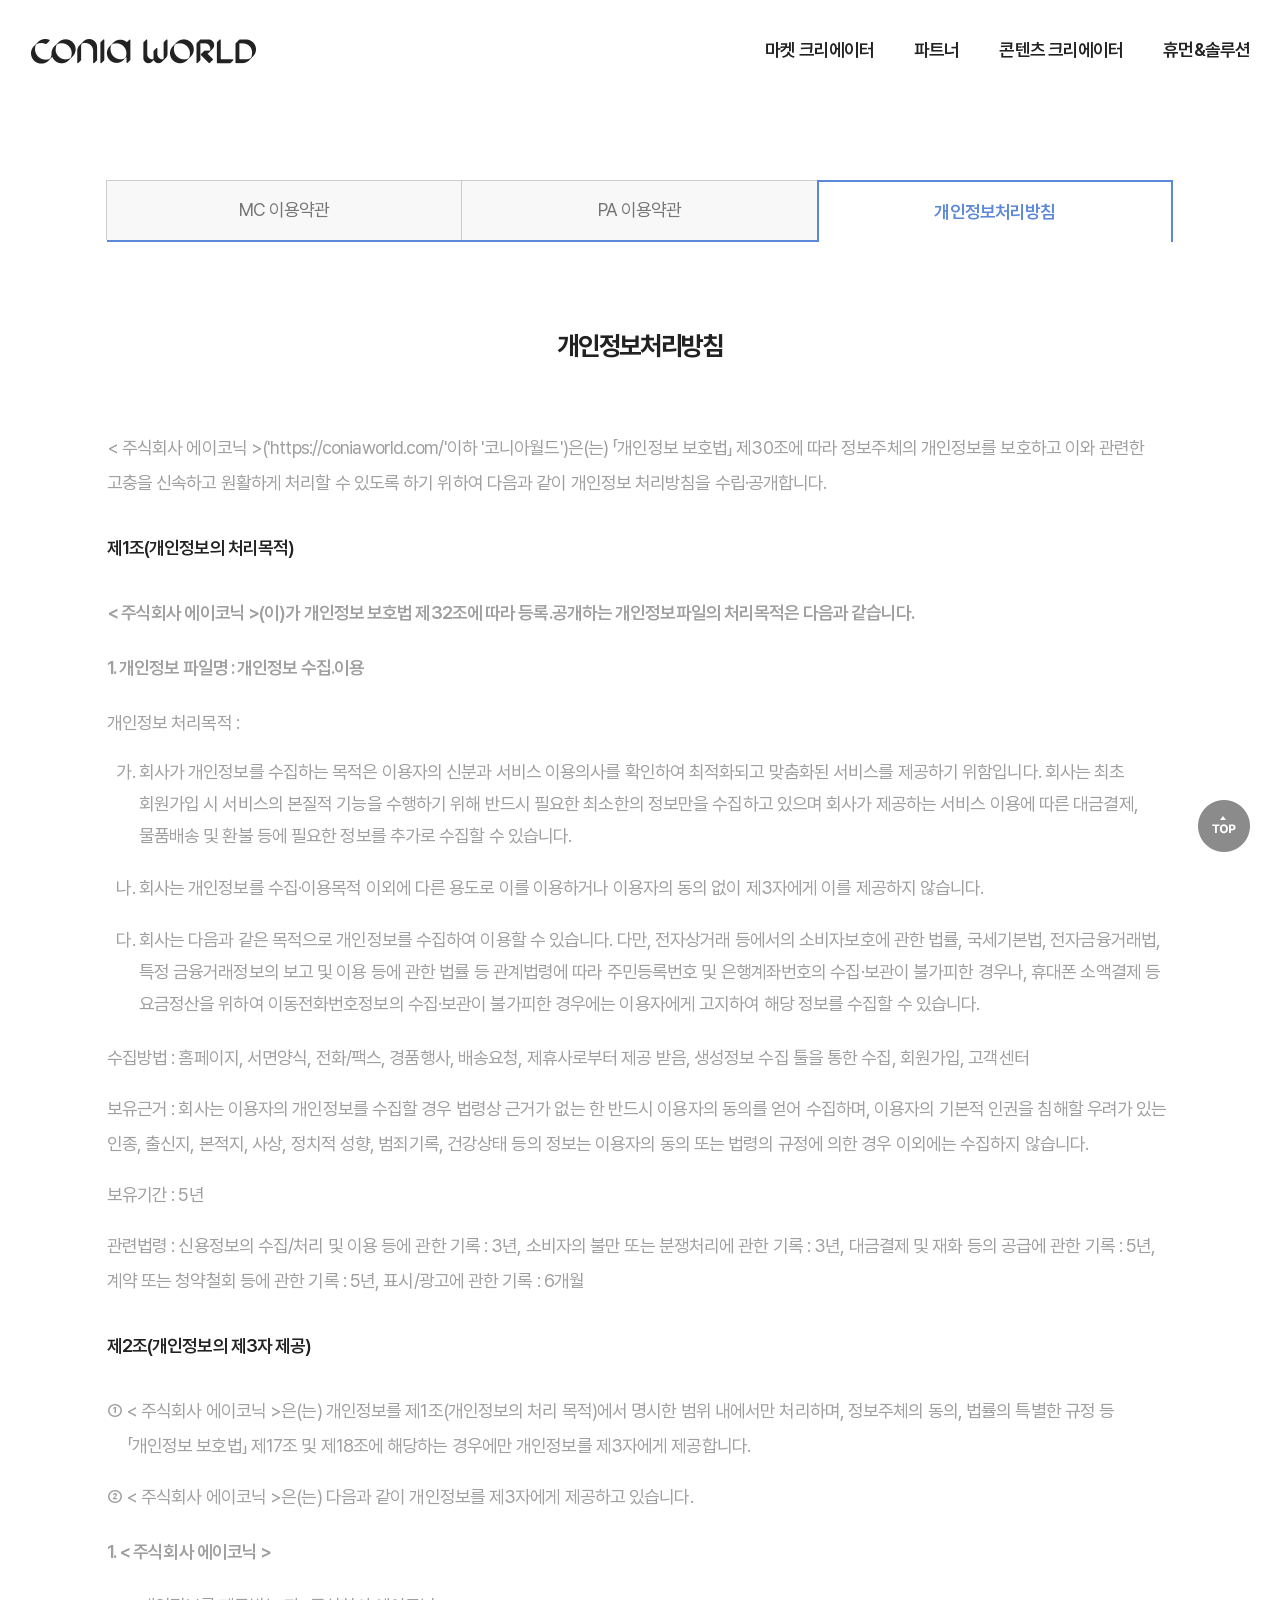
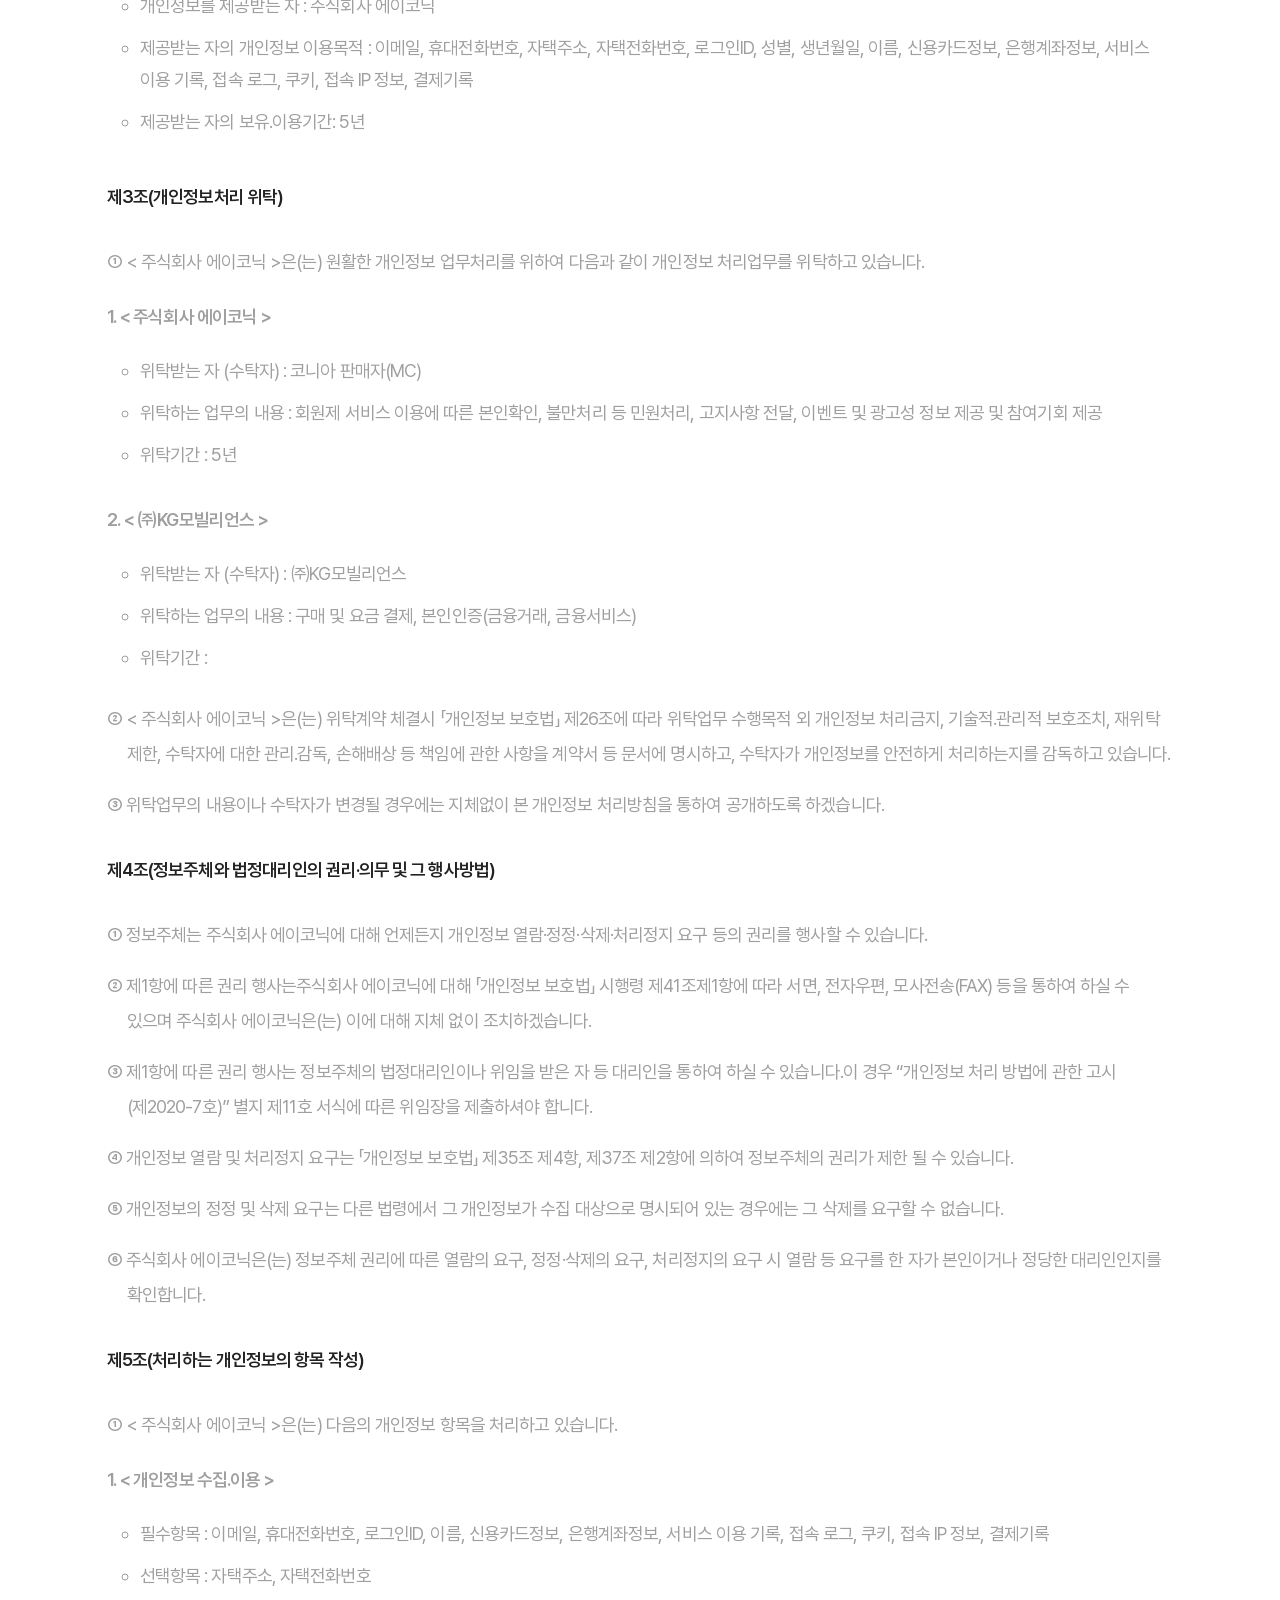
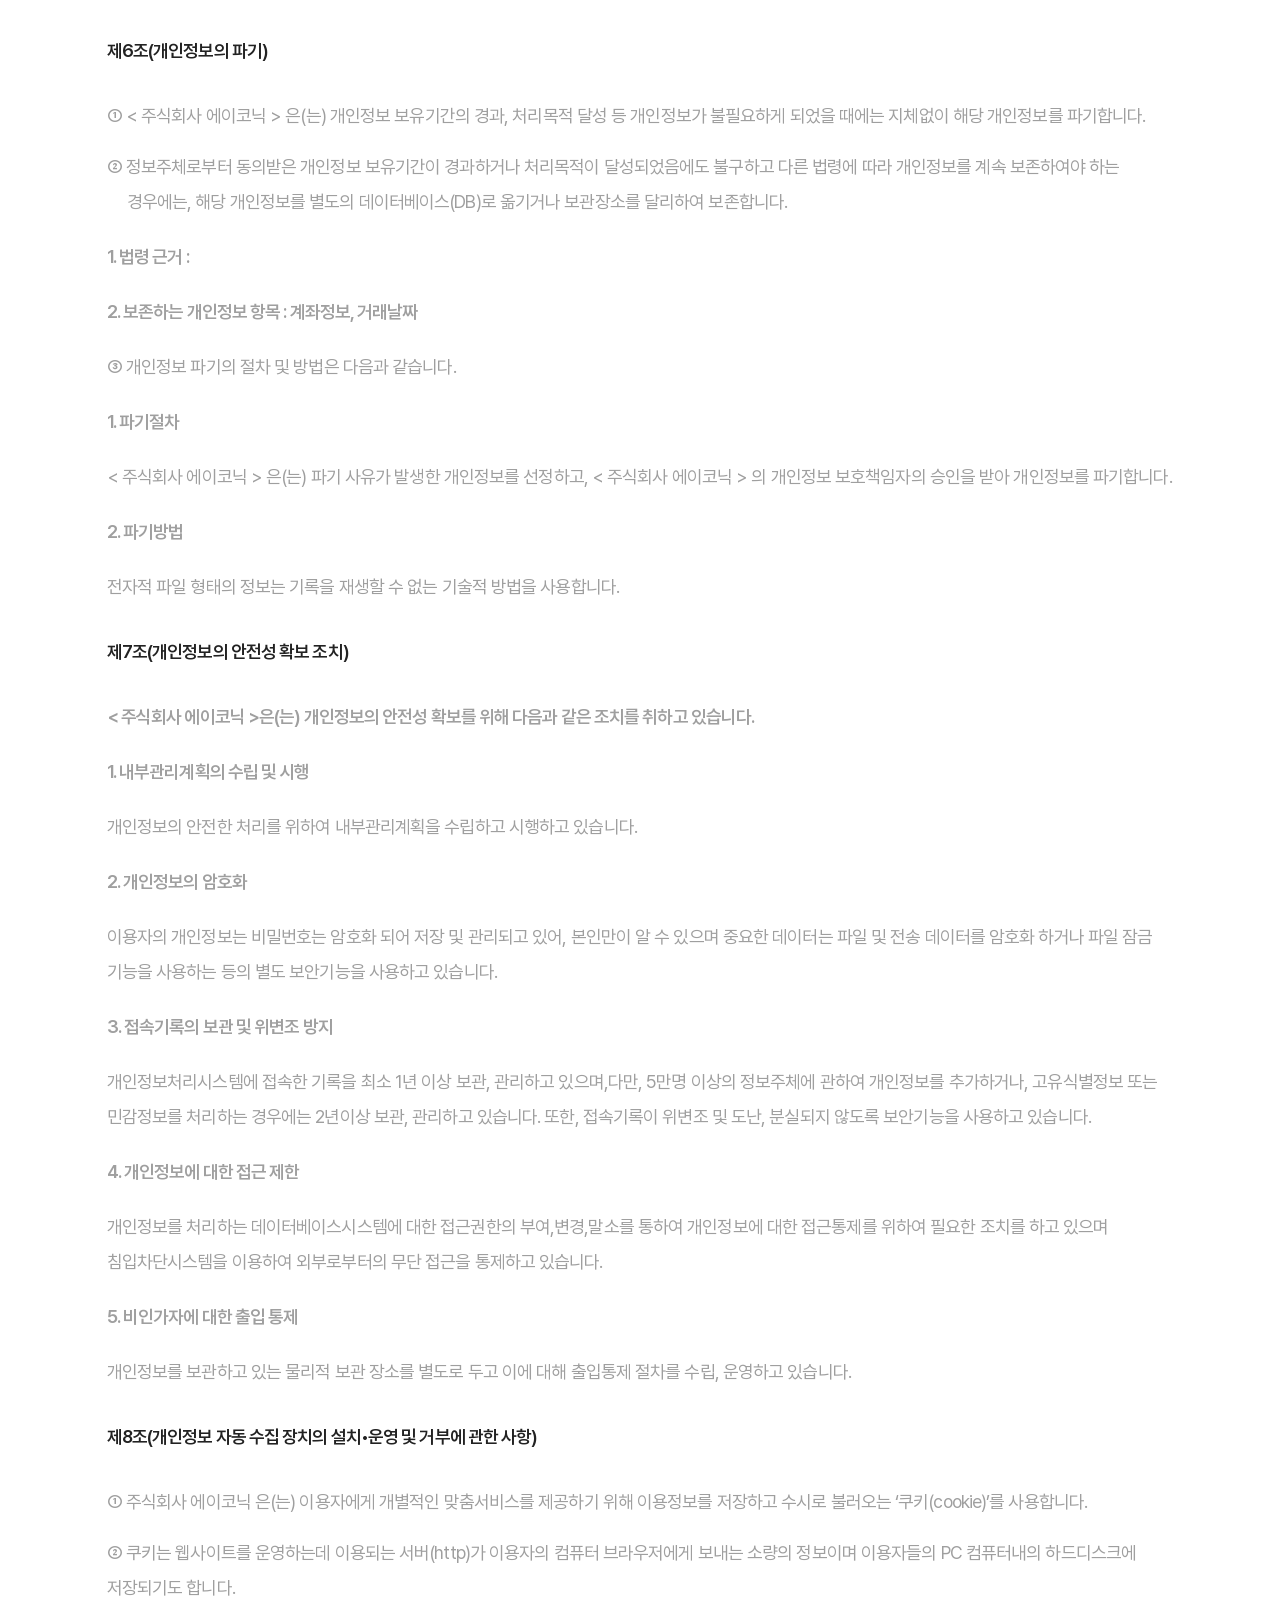
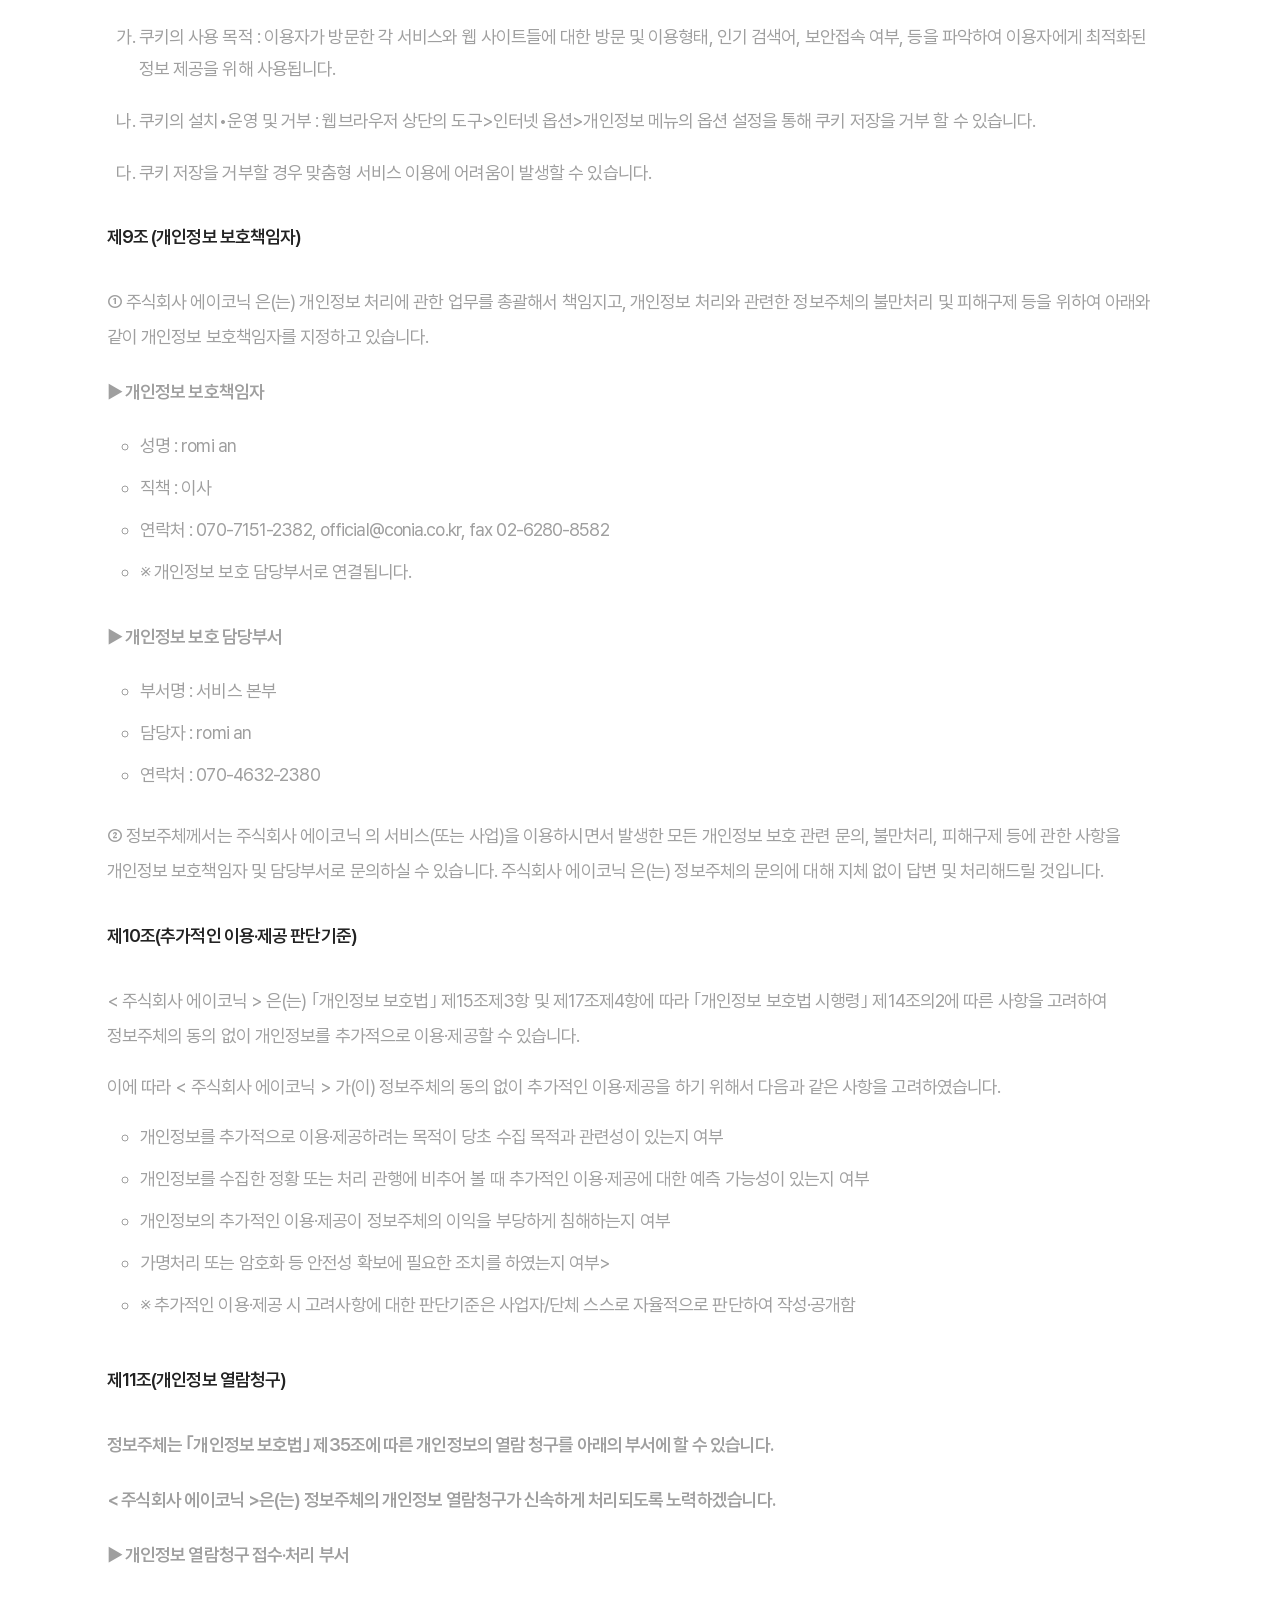
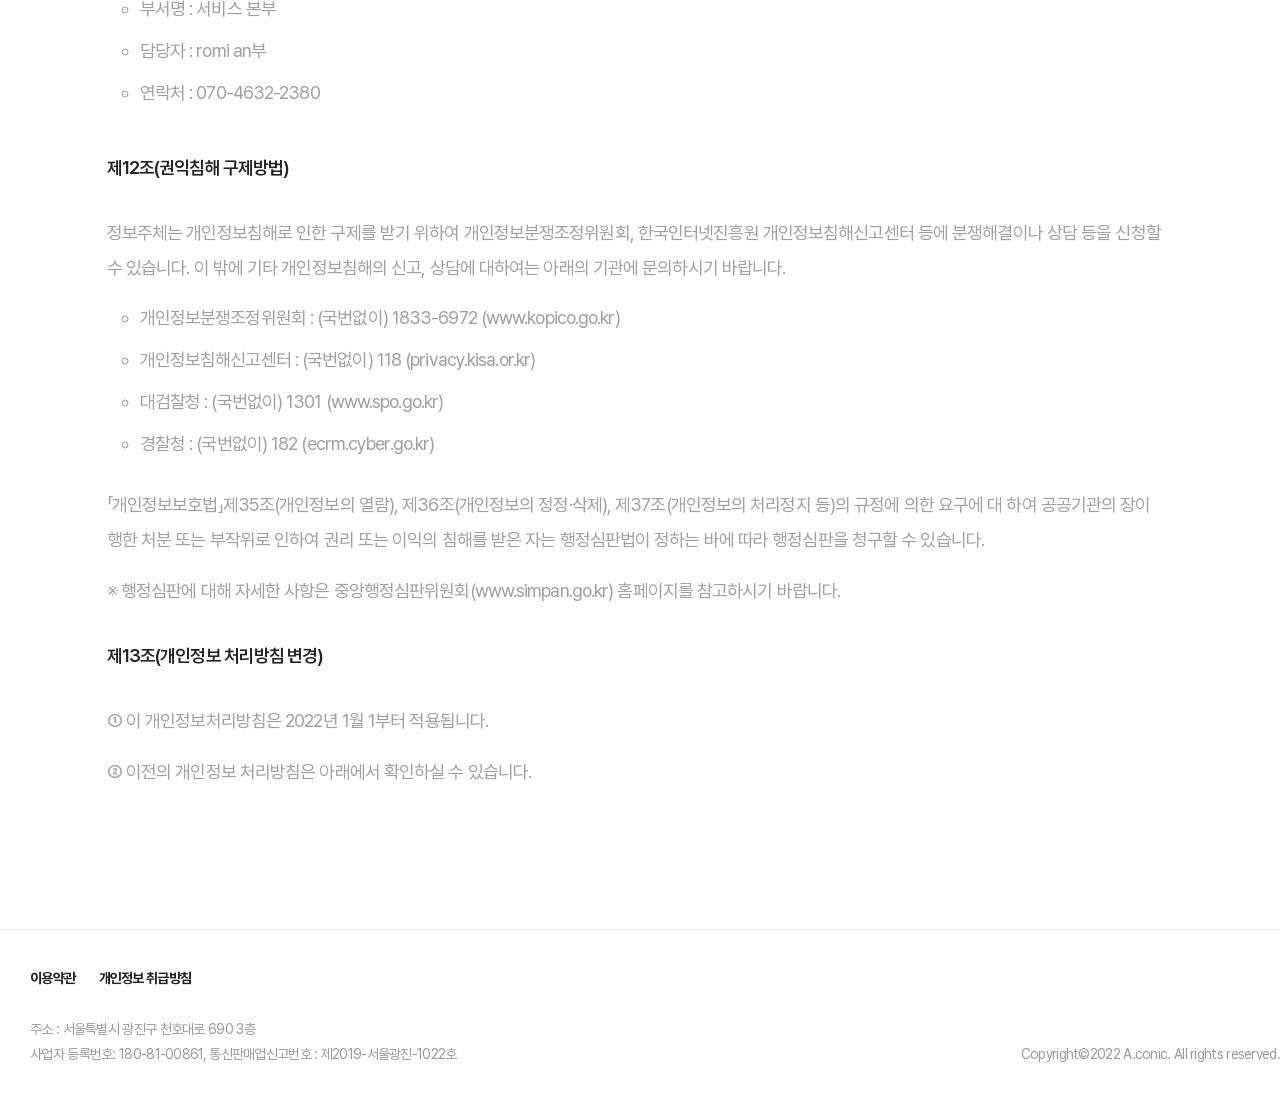
<file: 06_policy.html>
<!DOCTYPE html>
<html lang='en'>
<head>
    <meta charset='UTF-8'>
    <meta content='width=device-width, initial-scale=1.0' ,minimum-scale='0,maximum-scale=10,user-scalable=yes"'
          name='viewport'>
    <title>이용약관</title>
    <link rel="shortcut icon" href="./resource/images/favicon.ico">
    <link href='./resource/fonts/pretendard.css' rel='stylesheet'>
    <link href='./resource/css/swiper.css' rel='stylesheet'>
    <link href='./resource/css/common.css' rel='stylesheet'>
    <link href='./resource/css/sub.css' rel='stylesheet'>
    <link href='./resource/css/modal.css' rel='stylesheet'>
    <script src='./resource/js/jquery-1.9.1.min.js' type='text/javascript'></script>
    <script type='text/javascript' src='./resource/js/jquery-ui.min.js'></script>
    <script src='./resource/js/common.js' type='text/javascript'></script>
    <script src='./resource/js/gsap.js'></script>
    <script src='./resource/js/ScrollTrigger.min.js'></script>
</head>
<body>
<div class='wrap sub'>

    <!-- PC GNB -->
    <header class='header'>
        <div class='header_wrap container cl'>
            <div class='main_logo lt'>
                <a href='index.html' class='logo'><span class='blind'>코니아월드 로고</span></a>
            </div>
            <ul class='gnb'>
                <li><a href='01_mc.html'>마켓 크리에이터</a></li>
                <li><a href='02_pa.html'>파트너</a></li>
                <li><a href='03_cc.html'>콘텐츠 크리에이터</a></li>
                <li><a href='04_humanSolution.html'>휴먼&솔루션</a></li>
            </ul>
            <div class='btn_wrap rt'>
                <span class='gnb_btn ico_menu'></span>
            </div>
        </div>
    </header>

    <!-- MO GNB -->
    <aside class='mo_header'>
        <div class='header_wrap container'>
            <div class='header_inner cl'>
                <div class='main_logo lt'><a href='#' class='main_logo'><span class='blind'>코니아월드 로고</span></a></div>
                <div class='btn_wrap rt'>
                    <button class='btn_close gnb_btn ico_close'></button>
                </div>
            </div>
            <ul class='gnb'>
                <li><a href='01_mc.html'>마켓 크리에이터</a></li>
                <li><a href='02_pa.html'>파트너</a></li>
                <li><a href='03_cc.html'>콘텐츠 크리에이터</a></li>
                <li><a href='04_humanSolution.html'>휴먼&솔루션</a></li>
            </ul>
        </div>
    </aside>
    <main>
        <section class="main_con policy">
            <div class="container">
                <ul class="tab pc">
                    <li class="tabBtn"><span>MC 이용약관</span></li>
                    <li class="tabBtn"><span>PA 이용약관</span></li><!-- 20220725 FOOTER 와 동일하게 탭 순서 변경 -->
                    <li class="tabBtn active"><span>개인정보처리방침</span></li>
                </ul>
                <select class="tab mo" name="" onchange="changeValue(this)">
                    <option value="0">MC 이용약관</option>
                    <option value="1">PA 이용약관</option>
                    <option value="2">개인정보처리방침</option>
                </select>
                <!-- MC 이용약관 -->
                <div class="tabCon">
                    <div class="title">
                        <h2>에이코닉(코니아)플랫폼 MC 이용약관</h2>
                    </div>
                    <div class="content">
                        <div class="terms">
                            <h3 class="tit">제1조 (목적)</h3>
                            <p>이 약관은 주식회사 에이코닉(이하 “회사”라고 합니다)가 제공하는 온라인 플랫폼 공유 서비스를 마켓크리에이터(이하 "MC")가 이용함에 있어서,
                                회사와 MC 사이의 권리ᆞ의무,
                                책임사항, 서비스 이용절차 및 그 밖의 제반 사항을 명확히 하여 쌍방의 원활한 거래를 도모하고 궁극적으로 공동의 이익을 증진하여 상호 발전을
                                도모하는 것을 그 목적으로
                                합니다.</p>
                        </div>
                        <div class="terms">
                            <h3 class="tit">제2조 (용어의 정의)</h3>
                            <p>이 약관에서 사용하는 용어의 정의는 다음과 같습니다. 이 약관에서 정의되지 않은 용어는 일반 거래 관행에 따라 정의된 의미를 가집니다.</p>
                            <ul class="subTerms">
                                <li>"코니아월드 (이하 “코니아”이라고 합니다)”이란 회사가 제공하는 플랫폼을 활용하여 코니아의 MC가 관계영업을 통해 판매를 하고 이
                                    판매수익을 “회사”와 “MC”가
                                    공유하는 서비스를 의미합니다.
                                </li>
                                <li>“코니아”란 회사가 컴퓨터, 스마트폰 등 정보통신설비를 이용하여 판매자와 이용자가 재화 또는 용역을 거래할 수 있도록 통신판매중개
                                    서비스를 제공하는 가상의
                                    영업장((http://coniaworld.com 등 회사가 운영하는 웹사이트 및 모바일 웹, 앱 등을 모두 포함)을 의미합니다.
                                </li>
                                <li>“MC”란 회사가 제공하는 플랫폼을 개인 관계영업을 통해 판매하는 자를 의미합니다. MC는 개인이나 법인 모두 가능하며 성과에 대해
                                    회사로부터 약정된 대가를 받게
                                    됩니다.
                                </li>
                                <li>"방문자"(이하 "CU")란 컴퓨터 또는 모바일기기 등 디바이스를 통해 MC의 미디어에 방문한 자를 의미합니다.</li>
                                <li>“판매 수익”이란 회사의 플랫폼을 이용하여 CU의 구매가 이루어졌을 때 회사가 MC에게 지급하게 되는 금액(이하 "수입")을
                                    의미합니다.
                                </li>
                                <li>“부당한 수익"이란 MC가 약관, 운영정책, 또는 관련 법령 등을 위반하거나 CU가 약관, 운영정책 또는 관련법령에서 금지한 행위를 하여
                                    MC에게 발생한 수입을
                                    의미합니다.
                                </li>
                            </ul>
                        </div>
                        <div class="terms indent">
                            <h3 class="tit">제3조 (약관의 명시, 효력 및 개정)</h3>
                            <p>① 회사와 MC는 이 약관의 내용을 공인된 전자계약 업체를 통해 진행하며, MC가 알 수 있도록 서비스의 관련 화면(MC의 관리자 화면(이하"MC
                                관리자 사이트"이라 한다)을 통해
                                게시합니다.</p>
                            <p>② 회사는 이 약관에서 규정되지 않은 세부적인 내용을 별도의 “코니아 MC 운영 정책(이하 “운영정책“이라 합니다)“으로 규정할 수 있고, 이를
                                서비스의 관련 화면 등을 통하여
                                공지하기로 합니다. 또한, 이러한 운영정책은 이 약관의 일부를 구성하며, 이 약관과 동일한 효력이 있습니다.</p>
                            <p>③ 회사는 필요한 경우 관련 법령을 위배하지 않는 범위 내에서 이 약관(또는 운영정책, 이하 동일함)을 개정할 수 있습니다.</p>
                            <p>④ 회사가 운영정책을 통해 이 약관의 내용을 변경할 경우에는 적용일자 및 개정사유를 명시하여 현행 약관과 함께 그 적용일자 7일 이전(MC에게
                                불리한 내용으로 변경할 때에는
                                14일 이전)부터 적용일자 전일까지 서비스의 관련 화면에 공지하거나 전자우편 또는 그 밖의 방법으로 통지합니다.</p>
                            <p>⑤ 회사가 전항에 따라 개정 운영정책을 공지하면서 MC에게 적용일자 전일까지 의사표시를 하지 않으면 의사표시가 표명된 것으로 본다는 뜻을 명확하게
                                공지 또는 통지하였음에도
                                판매자가 명시적으로 거부의 의사표시를 하지 아니한 경우에는 MC가 개정 운영정책에 동의한 것으로 봅니다.</p>
                            <p>⑥ MC는 개정 운영정책에 동의하지 않는 경우 적용일자 전일까지 회사에 거부의사를 표시하고 가입을 해지할 수 있습니다.</p>
                        </div>
                        <div class="terms indent">
                            <h3 class="tit">제4조 (MC가입)</h3>
                            <p>① MC가입은 코니아 플랫폼의 담당자(conia management, 이하"CM"이라 한다.)를 통해 서비스를 이용하고자 하는 자(이하
                                "MC신청자"라고 합니다)가 회사가 정한 가입
                                양식에 따라 회원정보를 기입한 후 필요 서류를 등록한 후 전자계약을 체결하면 회사가 이러한 신청에 대하여 승낙함으로써 체결됩니다.</p>
                            <p>② 회사는 MC신청자의 신청에 대하여 아래 각 호의 사유가 있는 경우에는 승낙을 하지 않을 수 있으며, 가입 이후에도 아래 각 호의 사유가 확인될
                                경우에는 이 약관을 해지할 수
                                있습니다.</p>
                            <ul class="subTerms">
                                <li>MC신청자가 이 약관에 의하여 이전에 "MC" 자격을 상실한 적이 있는 경우</li>
                                <li>MC신청자가 이 약관 위반 등의 사유로 서비스 이용제한 중에 재가입신청을 하는 경우</li>
                                <li>MC신청자가 이미 서비스에 가입이 되어 있는 경우</li>
                                <li>실명이 아닌 명의 또는 타인의 명의를 기재한 경우</li>
                                <li>허위 또는 잘못된 정보를 기재 또는 제공하거나 회사가 정한 신청 요건이 미비한 경우</li>
                                <li>MC신청자의 귀책사유로 인하여 승낙이 불가능하거나 기타 이 약관에서 규정한 제반 사항을 위반하여 신청을 하는 경우</li>
                            </ul>
                            <p>③ 본 조에 따른 신청에 대하여 회사는 본인확인기관을 통한 본인확인을 MC신청자에게 요청할 수 있습니다.</p>
                            <p>④ 회원가입은 회사의 승낙이 MC신청자에게 도달한 때 완료됩니다.</p>
                        </div>
                        <div class="terms indent">
                            <h3 class="tit">제5조 (정산방식)</h3>
                            <p>① 회사는 서비스를 통하여 측정된 실적과 그에 따라 별도로 정한 수익 배분 기준에 따라 산정된 수입을 MC에게 지급합니다.</p>
                            <p>② 수입 지급은 월 2회(매월 15일, 말일) 정산을 원칙으로 하며, 취소 및 반품된 금액은 수입에서 모두 제외됩니다.</p>
                            <p>③ 수입 지급의 최소 금액은 1원이며, 출금신청은 매월 2회 신청이 가능합니다. 최대 12개월까지 이월할 수 있습니다.</p>
                            <p>④ MC가 사업자가 아닌 경우 회사는 수입 지급 금액에 따라 발생하는 제세공과금 등을 수입에서 공제하고 지급할 수 있습니다.</p>
                            <p>⑤ 지급 과정에서 MC의 은행계좌정보 등이 유효하지 않아 수입을 지급받지 못하는 경우 귀책사유는 MC에게 있으며 회사는 이를 보상하지
                                않습니다.</p>
                            <p>⑥ 전항의 사유로 수입이 지급되지 않은 경우 회사는 제18조에 따라 MC에게 통지하며, 회사는 MC가 은행계좌정보를 수정할 때까지 최대 6개월까지
                                수입의 지급을 보류할 수
                                있습니다.</p>
                            <p>⑦ 회사는 수입 지급 및 세무처리를 위하여 개인식별정보의 수집 동의, 세금계산서 등 조세 관련법령에서 규정하는 세무적 증빙의 발행을 요청할 수
                                있으며, MC가
                                개인식별정보수집에
                                동의하지 않거나 세금계산서를 승인 기간 내에 승인하지 않는 경우 또는 MC가 제공한 정보가 유효하지 않은 경우 회사는 수입의 지급을 보류할 수
                                있습니다.</p>
                            <p>⑧ MC는 수입 잔액이 0원 미만이 되는 경우, 해당 금액을 회사에 변제하여야 합니다.</p>
                            <p>⑨ 회사는 부당한 수익에 대해 지급을 거절할 수 있으며 이미 지급된 경우 해당 "부당한 수익"을 MC로부터 회수할 수 있습니다.</p>
                            <p>⑩ 회사는 신고 등에 의해 부당한 수익으로 의심될 경우, 이에 대한 확인을 위해 조사에 착수할 수 있으며, 조사가 완료될 때까지 수입의 지급을
                                보류할 수 있습니다.</p>
                            <p>⑪ MC 또는 회사가 이 약관 해지 의사를 표시한 경우, 회사는 해지 의사를 표시한 날까지의 수입(이하 "잔여수입"이라고 합니다)을 확인하여,
                                잔여수입이 회사가 정한 지급
                                기준액 이상이 되는 경우 MC에게 지급합니다. 구체적인 지급 방법 및 시기는 운영정책에서 정합니다.</p>
                            <p>⑫ 이용제한 또는 휴•폐업 상태에 있는 MC에게는 수입의 지급이 제한될 수 있습니다.</p>
                            <p>⑬ 그 외 구체적인 기준은 운영정책에서 정합니다.</p>
                        </div>
                        <div class="terms">
                            <h3 class="tit">제6조 (서비스 이용료)</h3>
                            <p> 회사는 코니아의 일부 특정 서비스나 기능을 제공할 때 이용료를 부과할 수 있으며, 그 상세한 내용은 개별 약관, 별도 신청서를 통해 정할 수
                                있습니다.</p>
                        </div>
                        <div class="terms">
                            <h3 class="tit">제7조 (개인정보의 보호)</h3>
                            <p>회사는 『정보통신망 이용촉진 및 정보보호 등에 관한 법률』, 『개인정보보호법』 등 관계 법령이 정하는 바에 따라 MC의 개인정보를 보호하기 위해
                                노력합니다. 개인정보의 보호
                                및 사용에 대해서는 관련법령 및 회사의 개인정보처리방침이 적용됩니다. 다만, 회사의 공식 사이트 이외의 링크된 사이트에서는 회사의
                                개인정보처리방침이 적용되지
                                않습니다.</p>
                        </div>
                        <div class="terms indent">
                            <h3 class="tit">제8조 (회사의 의무)</h3>
                            <p>① 회사는 관련 법령과 이 약관이 금지하거나 공서양속에 반하는 행위를 하지 않으며, 이 약관이 정하는 바에 따라 지속적이고 안정적으로 서비스를
                                제공하기 위하여 최선을 다하여
                                노력합니다.</p>
                            <p>② 회사는 MC가 안전하게 서비스를 이용할 수 있도록 개인정보(신용정보 포함) 보호를 위하여 보안시스템을 갖추어야 하며 개인정보처리방침을 공시하고
                                준수합니다.</p>
                            <p>③ 회사는 서비스 이용과 관련하여 MC로부터 제기된 의견이나 불만이 정당하다고 인정될 경우에는 MC의 불만을 해결하기 위해 노력합니다.</p>
                            <p>④ 회사는 회사가 별도로 정한 수익 배분기준 및 지급절차에 따라 수입을 MC에게 지급합니다.</p>
                        </div>
                        <div class="terms indent">
                            <h3 class="tit">제9조 (MC의 의무)</h3>
                            <p>① MC는 관련 법령, 이 약관의 규정, 회사의 이용정책, 이용안내 등 회사가 통지하는 사항을 준수하여야 하며, 기타 회사 업무에 방해되는 행위를
                                하여서는 안 됩니다.</p>
                            <p>② MC은 다음 각호의 행위를 하여서는 안 됩니다.</p>
                            <ul class="subTerms">
                                <li>MC가입을 신청하거나 MC정보 변경 신청 시 허위 또는 타인의 정보를 입력하는 행위</li>
                                <li>회사 또는 제3자의 저작권 등 지식재산권을 침해하는 행위</li>
                                <li>회사 또는 제3자의 명예를 손상시키거나 업무를 방해하는 행위</li>
                                <li>회사 또는 제3자를 가장 또는 사칭하여 허가 받지 않은 게시판, 스팸메일 등의 활용으로 회사의 명성에 해를 끼치는 행위</li>
                                <li>회사의 서비스에 게시된 정보를 변경하거나 서비스를 이용하여 얻은 정보, 공개되지 말아야 할 기밀정보(판매가격/수당 등)를 회사의 사전
                                    서면 승낙 없이 영리
                                    또는 비영리의 목적으로 복제, 출판, 방송 등에 사용하거나 제3자에게 제공하는 행위
                                </li>
                                <li>부정한 방법을 사용하여 판매를 진행하여 회사에게 손해를 주거나 자신 또는 제3자에게 이익을 주는 행위, 또는 타인에게 그러한 행위를
                                    유도하는 행위
                                </li>
                                <li>판매를 유도하기 위해 무분별하게 스팸메일 혹은 문자메시지를 전송하는 행위</li>
                                <li>계정을 매매, 양도, 명의변경, 재 판매하거나 질권의 목적으로 사용하는 행위</li>
                                <li>서비스 이용 권한을 타인에게 공유, 제공, 양도, 중개, 재 판매하는 행위</li>
                                <li>타인의 계정으로 서비스를 이용하는 행위</li>
                                <li>서비스 내에 게재된 상품정보의 내용, 링크 및 이에 포함된 정보 등을 변경, 조작하는 등의 행위</li>
                                <li>MC가 회사와 계약된 방법 이외의 부정한 수익을 추구하여 회사에 고의적인 손실을 입히는 행위</li>
                                <li>회사가 그 권리를 보유하고 있는 표장 및 / 또는 이와 혼동을 일으킬 정도로 유사한 단어와 동일하거나 유사한 상표를 회사의 영업과 오인,
                                    혼동을 일으키는
                                    방식으로 상표/상호/도메인으로써 사용하는 행위
                                </li>
                                <li>MC가 미디어에 사실과 다르거나, 과장∙왜곡∙오인의 가능성이 있는 내용을 표시하는 등 표시광고법 기타 관련 법령에 위반되는 내용을
                                    게시하는 행위
                                </li>
                                <li>MC가 포털사이트, 커뮤니티 사이트 등에 회사의 이미지/사업 등에 손실을 끼치는 내용 등의 댓글을 게시하는 행위</li>
                                <li>회사의 동의없이 이용자인 CU의 개인정보를 취급하거나 노출하는 일체의 행위</li>
                                <li>에이코닉의 이용 목적 및 기타 서비스의 운영정책에 위배되는 모든 행위</li>
                            </ul>
                        </div>
                        <div class="terms indent">
                            <h3 class="tit">제10조 (MC정보 변경)</h3>
                            <p>① MC는 가입신청 시 기재한 개인정보에 변경이 있는 경우, 개인정보 수정 등의 방법으로 그 변경사항을 반영하여야 하며, 정산과 관련된 주요
                                정보(개인정보, 사업자정보,
                                계좌정보 등)를 변경할 경우, 회사에 별도로 통지하여야 합니다.</p>
                            <p>② MC가 전항을 준수하지 않아 발생하는 MC의 손해에 대하여 회사는 아무런 책임을 지지 않습니다.</p>
                        </div>
                        <div class="terms indent">
                            <h3 class="tit">제11조 (아이디 및 비밀번호의 관리)</h3>
                            <p>① 아이디와 비밀번호에 대한 모든 관리책임은 MC에게 있으며, MC는 이를 제3자가 이용하도록 하여서는 안 됩니다.</p>
                            <p>② 아이디와 비밀번호의 관리소홀, 부정사용에 의하여 발생하는 모든 결과에 대한 책임은 MC에게 있습니다.</p>
                            <p>③ MC는 아이디 및 비밀번호가 도용되거나 제3자가 사용하고 있음을 인지한 경우에는 이를 즉시 회사에 통지하고 회사의 안내에 따라야
                                합니다.</p>
                            <p>④ MC가 전항을 준수하지 않아 발생한 불이익에 대하여 회사는 아무런 책임을 지지 않습니다.</p>
                        </div>
                        <div class="terms indent">
                            <h3 class="tit">제12조 (서비스의 변경)</h3>
                            <p>① 회사는 안정적인 서비스 제공을 위하여 서비스의 내용, 운영상 또는 기술상 사항 등을 변경할 수 있습니다.</p>
                            <p>② 회사는 서비스를 변경할 경우 변경내용과 적용일자를 명시하여 서비스 내에 사전 공지합니다. 단, MC의 권리나 의무 및 서비스 이용과 관련되는
                                실질적인 사항을 변경할 경우
                                적용일자 7일전부터 공지하며, MC에게 불리한 변경의 경우 적용일자 14일전부터 공지합니다.</p>
                            <p>③ MC는 서비스 변경에 동의하지 않을 경우 회사에 거부의사를 표시하고 MC 탈퇴를 할 수 있습니다.</p>
                        </div>
                        <div class="terms indent">
                            <h3 class="tit">제13조 (MC의 게시물)</h3>
                            <p>① MC는 자신이 운영하는 미디어 및 게재한 게시물의 내용이 회사 또는 제3자의 권리에 대한 침해나 지식재산권 및 관련 법령에 대한 위반이 되지
                                않음을 보증하여야
                                합니다.</p>
                            <p>② MC는 본 조 제1항을 위반하거나 회사가 규정한 게시물 또는 광고물 규격을 지키지 않는 등 이 약관을 위반(운영정책에서 정한 제한행위 모두
                                포함)하는 경우, 회사는
                                MC에게 이에 대한 시정요구 등을 할 수 있으며, MC가 이를 거부하는 경우 회사는 서비스 이용제한, MC 자격상실 등의 조치를 임의적으로 취할
                                수 있습니다.</p>
                            <p>③ MC가 본 조를 위반하여 제3자의 권리를 침해하거나 지식재산권 및 관련 법령에 위반하였다는 이유로 회사가 금지청구, 손해배상청구, 고소 등
                                법적 조치를 당할 경우에는
                                자신의 비용으로 회사를 면책 시켜야 합니다. 이와 관련하여 회사가 제3자에게 손해배상책임을 부담하는 경우에는 회사의 손해배상액 및 그 배상과
                                관련된 부대비용 등(이자 및
                                변호사 보수 등의 방어비용 포함)을 MC가 전적으로 부담합니다.</p>
                            <p>④ MC는 자신이 운영하는 미디어에 상품 추천의 내용이 포함된 게시물을 게재할 경우, 공정거래위원회의 ‘추천·보증 등에 관한 표시·광고
                                심사지침’에 따라 추천·보증인인 MC와
                                회사의 경제적 이해관계에 대하여 공개하는 등 관련 법령 및 행정청의 가이드에 따른 의무를 준수하여야 합니다.</p>
                            <p>⑤ 본조에도 불구하고 MC는 지식재산권 침해 등 이용약관 및 운영정책을 위반하는 콘텐츠가 포함된 게시물이 발견되는 즉시 책임지고 삭제하여야
                                합니다.</p>
                        </div>
                        <div class="terms indent">
                            <h3 class="tit">제14조 (서비스의 중단)</h3>
                            <p>① 회사는 컴퓨터 등 정보통신설비의 보수, 점검, 교체, 고장 또는 통신의 두절 등의 사유가 발생한 경우에는 서비스의 제공을 일시적으로 중단할 수
                                있습니다.</p>
                            <p>② 회사는 천재지변 또는 이에 준하는 불가항력으로 인하여 서비스를 제공할 수 없는 경우에는 서비스의 제공을 제한하거나 일시 중단할 수
                                있습니다.</p>
                            <p>③ 회사는 제1항 및 제2항에 따른 서비스 중단의 경우에는 그 사실과 사유를 사전에 공지합니다. 단, 사전에 공지하기 어려운 사정이 있는 경우에는
                                사후 가능한 시점에
                                공지합니다.</p>
                        </div>
                        <div class="terms">
                            <h3 class="tit">제15조 (실적 측정)</h3>
                            <p>MC의 활동을 통해 발생하는 모든 실적 집계는 회사에서 제공되는 실적 측정을 기준으로 하며, MC는 이에 대해 이의를 제기할 수 없습니다.</p>
                        </div>
                        <div class="terms indent">
                            <h3 class="tit">제16조 (데이터의 수집 및 이용)</h3>
                            <p>① 회사는 서비스를 제공함에 있어 비정상적인 방법의 판매 및 광고 여부 판단 등을 위하여 OS와 디바이스의 정보를 수집할 수 있습니다. "회사"는
                                수집하는 데이터의 주요
                                항목에
                                대해서는 운영정책에서 정합니다</p>
                            <p>② 회사는 전항에 따라 수집한 정보를 회사가 제공하는 서비스 등을 위하여 이용할 수 있으며, 관련 법령에 따라 제3자에게 제공할 수
                                있습니다.</p>
                        </div>
                        <div class="terms indent">
                            <h3 class="tit">제17조 (이용제한 등)</h3>
                            <p>① 회사는 MC가 관련법령, 이 약관 또는 운영정책상 의무를 위반하거나 기타 서비스의 정상적인 운영을 방해하는 경우 또는 MC의 활동이
                                운영정책에서 정한 기준에 따라 기능이
                                현저히 떨어진다고 판단될 경우 수익금 지급 중지, MC자격 상실 등 단계적으로 이용을 제한할 수 있습니다.</p>
                            <p>② 회사는 전항에도 불구하고 MC가 주민등록법, 저작권법 및 정보통신망이용촉진 및 정보보호 등에 관한 법 등을 위반한 경우 또는 회사의
                                지식재산권을 침해하는 활동이 발견되는
                                경우, 비정상적인 댓글 활동(예를 들어 원작 게시글의 의도와 맞지 않는 MC의 무분별한 홍보 활동 등)이 발견되는 경우, 코니아에 공식적으로
                                공개되지 않은 프로모션 등을 광고하는
                                경우, 서비스 운영에 악영향을 미치는 경우(예를 들어 반복적 버그 악용 및 자동화된 프로그램을 통한 영업 방해 등)에는 사전 통지 없이 수입금
                                지급이 중지되며, 즉시 MC자격 상실
                                조치를 하거나 직권 해지할 수 있습니다.</p>
                            <p>③ 회사는 MC가 휴업 또는 폐업 상태의 사업자로 확인될 경우 서비스 제공을 중지할 수 있습니다.</p>
                            <p>④ 회사는 MC의 활동이 현저하게 저조하다고 판단되는 경우 서비스 제공을 중지할 수 있습니다.</p>
                            <p>⑤ 회사가 MC에게 이용제한을 하는 경우 회사는 이 약관 제17조에 따라 MC에게 통지합니다.</p>
                            <p>⑥ MC는 회사의 이용제한에 대해 회사가 정한 절차에 따라 이의신청을 할 수 있습니다. 이 때 이의가 정당하다고 회사가 인정하는 경우 회사는 해당
                                조치를 철회할 수
                                있습니다.</p>
                            <p>⑦ 회사가 행하는 이용제한의 세부내용은 운영정책에서 정합니다.</p>
                        </div>
                        <div class="terms indent">
                            <h3 class="tit">제18조 (해지)</h3>
                            <p>① MC는 언제든지 직접 서비스에 접속하여 이 약관의 해지를 신청할 수 있으며, 회사는 관련 법령이 정하는 바에 따라 이를 즉시 처리하여야
                                합니다. 다만, MC의 미정산
                                수입이 있는 경우 회사는 미정산 수입을 차후 정산일에 지급합니다.</p>
                            <p>② 본 조 제1항의 경우 MC는 이 약관의 해지일 이후 재가입 신청을 할 수 있습니다. 또한, 재가입하는 경우에도 MC의 기존의 이용 기록이
                                승계되지는 않습니다.</p>
                            <p>③ 회사는 MC에게 다음 각 호의 어느 하나에 해당하는 사유가 있는 경우에는 해당 MC와의 이 약관을 해지할 수 있습니다. 이 경우 MC에게
                                의견제출의 기회를 사전에 부여할
                                수 있습니다.</p>
                            <ul class="subTerms">
                                <li>회사 또는 제3자의 권리, 명예, 신용 및 그 밖의 정당한 이익을 침해하거나 관련 법령 또는 공서양속에 위배되는 행위를 한 경우</li>
                                <li>회사가 제공하는 서비스의 원활한 진행을 방해하는 행위를 하거나 시도한 경우</li>
                                <li>제4조에 따른 승낙거부사유가 있는 경우</li>
                                <li>MC가 회사로부터 요청 받은 정보 또는 증빙자료를 제공하지 아니하거나 허위로 제공한 경우</li>
                                <li>이 약관 등에서 금지 또는 제한행위(등록제한, 이용제한 행위 등 모두 포함)를 한 경우</li>
                                <li>이 약관에 따른 의무를 위반한 경우</li>
                                <li>그 밖에 회사가 합리적인 이유로 서비스의 제공을 거부할 수 있는 경우</li>
                            </ul>
                            <p>④ 당사자 일방은 상대방에게 다음 각 호의 어느 하나에 해당하는 사유로 인하여 이 약관상 의무를 정상적으로 이행할 수 없게 된 경우에는 그
                                상대방에게 별도의 최고 없이 해지의
                                통지를 함으로써 이 약관을 해지할 수 있습니다.</p>
                            <ul class="subTerms">
                                <li>이용약관에 따른 의무를 위반하고 이를 시정하지 아니한 경우</li>
                                <li>부도 등 금융기관의 거래정지, 회생 및 파산절차의 개시가 있거나 이에 해당할 상당한 우려가 있는 경우</li>
                            </ul>
                            <p>⑤ 법률, 법원의 판결이나 명령, 영업정지 및 취소 등의 행정처분, 또는 행정지도 등 정부의 명령 등</p>
                            <p>⑥ 가압류, 압류, 가처분, 경매 등의 강제집행 등</p>
                            <p>⑦ 주요 자산에 대한 보전처분, 영업양도 및 합병 등</p>
                            <p>⑧ 본 조 제3항 및 제4항에 따라 해지된 MC 또는 이용제한 기간 중 해지한 MC는 재가입이 제한될 수 있습니다.</p>
                        </div>
                        <div class="terms indent">
                            <h3 class="tit">제19조 (MC 통지)</h3>
                            <p>① 회사가 MC에 대하여 통지를 하는 경우 이 약관에 별도의 규정이 없는 한 MC가 제공한 전자우편주소, (휴대)전화번호 등으로 할 수
                                있습니다.</p>
                            <p>② 회사는 MC 전체에 대하여 통지를 하는 경우 7일 이상 서비스 내 게시판에 게시함으로써 전항의 통지에 갈음할 수 있습니다. 다만, MC의
                                서비스 이용에 중대한 영향을 주는
                                사항에 대하여는 개별 통지합니다.</p>
                        </div>
                        <div class="terms indent">
                            <h3 class="tit">제20조 (지식재산권 등)</h3>
                            <p>① 회사가 제공하는 서비스와 관련하여 회사가 자체적으로 제작한 저작물(MC로부터 제공받은 상품콘텐츠를 활용하여 회사가 제작한 2차적 저작물을
                                포함)에 관한
                                지식재산권(특허ㆍ실용실안ㆍ디자인ㆍ상표권과 저작권 포함)은 회사에게 있으며, MC가 이를 회사의 사전 서면 승인 없이 사용한 경우 MC는
                                민·형사상 모든 책임을
                                부담합니다.</p>
                            <p>② MC가 작성한 콘텐츠, 게시물 등은 MC의 동의 없이 회사가 제공하는 서비스 및 관련 프로모션 등에 노출되거나 해당 노출을 위해 필요한 범위
                                내에서 일부 수정, 복제,
                                편집되어 게시될 수 있습니다.</p>
                            <p>③ 본 조의 내용은 이 약관의 종료 이후에도 유효하게 존속합니다.</p>
                        </div>
                        <div class="terms indent">
                            <h3 class="tit">제21조 (손해배상 등)</h3>
                            <p>① 회사는 서비스 이용과 관련하여 회사의 고의 또는 과실로 인해 MC에게 손해가 발생한 경우 관련 법령이 규정하는 범위 내에서 MC에게 그 손해를
                                배상합니다.</p>
                            <p>② MC가 이 약관 또는 관련 법령을 위반하여 회사에 손해가 발생한 경우 관련 법령이 규정하는 범위 내에서 회사에 그 손해를 배상합니다.</p>
                        </div>
                        <div class="terms indent">
                            <h3 class="tit">제22조 (회사의 면책)</h3>
                            <p>① 회사는 천재지변, 디도스(DDOS)공격, IDC장애, 기간통신사업자의 회선 장애, 미디어의 장애 또는 이에 준하는 불가항력으로 인하여 서비스를
                                제공할 수 없는 경우에는
                                서비스 제공에 관한 책임을 지지 않습니다.</p>
                            <p>② 회사는 MC의 귀책사유로 인한 서비스 이용 장애에 대하여는 책임을 지지 않습니다.</p>
                            <p>③ 회사는 MC가 서비스를 이용하여 얻은 정보 등으로 인하여 입은 손해에 대하여 책임을 부담하지 않습니다.</p>
                            <p>④ MC가 등록한 미디어의 내용, 영업 등에 대한 모든 책임은 MC에게 있으며 회사는 이에 대하여 책임을 지지 않습니다.</p>
                        </div>
                        <div class="terms indent">
                            <h3 class="tit">제23조 (준거법 및 관할법원)</h3>
                            <p>① 이 약관의 해석 및 회사와 MC간의 분쟁에 대하여는 대한민국의 법률을 적용합니다.</p>
                            <p>② 이 약관 및 "서비스" 이용과 관련하여 회사와 회원 사이에 분쟁이 발생하여 소송이 제기되는 경우에는 「민사소송법」에 따라 관할법원을
                                정합니다.</p>
                        </div>
                    </div>
                </div>
                <!--// MC 이용약관 -->
                <!-- PA 이용약관 -->
                <div class="tabCon">
                    <div class="title">
                        <h2>에이코닉(코니아)플랫폼 PA 이용약관</h2>
                    </div>
                    <div class="content">
                        <div class="terms">
                            <h3 class="tit">제1조 (목적)</h3>
                            <p>
                                본 약관은 주식회사 에이코닉(이하 “회사”)와 회사가 운영하는 웹사이트(https://coniaworld.com/, 이하 “사이트”. 또한 이하
                                “회사”에 “사이트”를 포함하여
                                통칭함)에
                                판매회원(본 약관에서 ‘판매회원(이하 "PA")’은 코니아 구매이용약관의 ‘회원’과 같음)으로 가입하여 사이트에서 판매회원에게 제공하는
                                전자상거래 관련 서비스와 기타 서비스(이하
                                “서비스”)를
                                이용하는 자 간의 권리, 의무를 확정하고 이를 이행하여 상호 발전을 도모하는 것을 목적으로 합니다.
                            </p>
                        </div>
                        <div class="terms">
                            <h3 class="tit">제2조 (용어의 정의)</h3>
                            <p>
                                본 약관에서 사용되는 용어의 정의는 본 약관에서 별도로 규정하는 경우를 제외하고 코니아 구매이용약관 제2조를 따릅니다.
                            </p>
                        </div>
                        <div class="terms indent">
                            <h3 class="tit">제3조 (효력)</h3>
                            <p>
                                ① 회사는 본 약관에서 규정되지 않은 세부적인 내용을 판매서비스이용정책(이하 "이용정책")에 규정할 수 있으며, 이를 ‘판매회원
                                거래관리툴(Seller Tool, 이하 “PA
                                관리자 사이트”)’을
                                통하여 공지하며, 이용정책은 이 약관과 더불어 판매서비스 이용계약(이하 “이용계약”)의 일부를 구성합니다.
                            </p>
                            <p>
                                ② 회사는 관련 법령의 규정 등에 따라 판매서비스 중 특정 서비스에 관한 약관(이하 "개별약관")을 별도로 제정할 수 있으며, 판매회원이
                                개별약관에 동의하면 개별약관은 이용계약의
                                일부를 구성하고,
                                개별약관에 이 약관과 상충하는 내용이 있으면 개별약관이 우선하여 적용됩니다.
                            </p>
                            <p>
                                ③ 코니아 구매이용약관의 내용 중 성질상 판매 서비스에 적용될 수 있는 내용은 제2항과 동일하게 적용됩니다. 본 약관에 따라 판매회원으로
                                가입하고자 하는 자는 구매이용약관의 내용을
                                숙지하고 본
                                항의 내용에 동의하는 것임을 확인합니다.
                            </p>
                            <p>
                                ④ 이 약관, 이용정책, 개별약관의 변경이 있으면 회사는 변경 내용의 효력발생일 7일 이전(다만, 판매회원에게 불리한 내용으로 변경할 때에는
                                30일 이전)에 해당 변경 사항을 PA
                                관리자 사이트에
                                공지하며, 판매회원이 변경된 약관, 이용정책, 개별약관에 동의하지 않으면 판매회원 탈퇴(이용계약의 해지)를 요청할 수 있으며, 변경 적용일까지
                                거부 의사를 표시하지 않으면 변경
                                약관, 이용정책,
                                개별약관에 동의한 것으로 간주합니다.
                            </p>
                            <p>
                                ⑤ 변경된 약관은 그 적용일자 이전으로 소급하여 적용되지 않습니다.
                            </p>
                            <p>
                                ⑥ 서비스 이용 기준일 현재 구매이용약관 상의 만 19세 미만의 회원이 본 판매이용약관 상의 판매회원 중 개인 판매회원으로 전환하려고 하거나
                                전환 없이 직접 개인 판매회원으로
                                상품이나 용역을
                                판매하고자 한다면 회사는 해당 회원에게 법정대리인의 동의서와 입증 자료의 제출을 요구할 수 있으며, 해당 회원은 이에 동의해야 합니다. 해당
                                회원이 본 규정을 지키지 않으면 해당
                                회원은 상품이나
                                용역을 판매할 수 없습니다.
                            </p>
                            <p>
                                ⑦ 구매이용약관상의 회원이 개인 판매회원으로 전환하고자 하거나 전환 없이 직접 개인 판매회원으로 상품 또는 용역을 판매하고자 한다면 회사는 해당
                                회원에게 신원확인 목적 등을 위하여
                                회사가 인정하는
                                신원확인(본인인증) 절차의 완료, 기타 필요한 자료의 제출을 요구할 수 있으며, 해당 회원은 회사가 요구하는 기한 내에 관련 절차의 완료 및
                                요구 자료를 제출해야 합니다. 해당
                                회원이 본 규정을
                                지키지 않으면 회사는 해당 회원에 대하여 사이트 로그인, 상품 및 용역의 등록 또는 판매 등 회사가 제공하는 서비스의 이용을 제한할 수
                                있습니다.
                            </p>
                        </div>
                        <div class="terms indent">
                            <h3 class="tit">제4조 (판매회원의 책임 및 관리의무)</h3>
                            <p>
                                ① 사이트에서 상품과 용역의 판매는 판매회원 등록이 완료되는 동시에 가능하며, 판매회원은 상품과 용역에 관한 정보를 PA 관리자 사이트를 통하여
                                직접 등록, 관리해야 합니다. 이를
                                위해서 판매회원은 상품의 등록에서 판매, 정산에 이르기까지의 과정 및 환불, 반품 과정을 알기 쉽게 설명한 가이드 또는 매뉴얼을 PA 관리자
                                사이트를 통하여 제공받습니다.
                            </p>
                            <p>
                                ② 상품과 용역의 판매가격(표준마진율, 배송비, 서비스이용료 등을 판매자가 직접 고려 및 판단해야 합니다) 및 본인의 행위에 대한 법적 책임을
                                부담하여야 합니다. 만약 판매회원이
                                법령 및 본 약관을 위배하는 행위를 한 경우에 회사는 본 약관 제16조 및 제17조에 따라 이용자(코니아를 이용하는 회원 및 비회원, 이하
                                같음) 보호와 회사의 손해를 최소화 할
                                수 있는 조치를 취할 수 있습니다.
                            </p>
                            <p>
                                ③ 판매회원은 재고 수량 등 수시로 바뀌는 사항에 대한 데이터를 적절히 관리해야 하며, 판매회원은 데이터를 허위로 기재할 수 없습니다.
                            </p>
                            <p>
                                ④ 판매회원은 「전자상거래 등에서의 소비자보호에 관한 법률」(이하 “「전자상거래법」”), 「전자금융거래법」, 「여신전문금융업법」,
                                「전기통신사업법」, 「식품위생법」, 「화장품법」,
                                「전기용품 및 생활용품 안전관리법」, 「부가가치세법」, 「정보통신망 이용촉진 및 정보보호 등에 관한 법률」, 「상표법」, 「저작권법」,
                                「어린이제품 안전 특별법」 등 사이트에서
                                상품과 용역의 판매와 관련하여 법령이 요구하는 사항을 지켜야 하며, 회사가 위법 또는 위험 여부를 최종 확인하기 이전에 이용자 보호를 위해
                                필요하다고 인정하는 경우에는 판매금지 등
                                필요한 조치를 우선 취할 수 있습니다. 단, 확인 결과 위법 또는 위험 요소가 없는 경우에는 지체 없이 해당 조치를 해제합니다.
                            </p>
                            <p>
                                ⑤ 판매회원은 회사가 서면으로 미리 승인하지 않으면 사이트의 상호나 로고 등을 사용할 수 없습니다.
                            </p>
                            <p>
                                ⑥ 판매회원은 판매된 상품 및 용역에 대한 보증 서비스를 자신의 책임과 비용으로 시행하여야 합니다.
                            </p>
                            <p>
                                ⑦ 판매회원은 세금계산서 발급 등 구매회원의 요구에 응해야 합니다.
                            </p>
                            <p>
                                ⑧ 판매회원은 구매회원이 확인할 수 있도록 본인의 연락처, 주소 등의 정보를 정확하게 등록∙공개해야 하며, 구매회원의 문의에 성실하고 정확하게
                                답변해야 합니다. 판매회원의 불성실,
                                부정확한 답변으로 구매회원에게 손해가 발생하면 판매회원이 이에 대해 책임을 부담합니다.
                            </p>
                            <p>
                                ⑨ 판매회원은 상품의 판매와 관련하여 특정한 인허가 자격이 요구되면 이에 대한 요건을 만족한 후 판매상품을 등록하여 판매 또는 광고해야 합니다.
                                인허가 자격을 갖추지 않은 상태에서
                                관련 상품을 판매 또는 광고하여 발생한 모든 민∙형사상의 책임은 판매회원 본인에게 있습니다.
                            </p>
                            <p>
                                ⑩ 판매회원은 상품 등록 후 장기간 판매가 없는 상품 등록을 유지할 수 없으며, 이를 위반하면 회사는 별도 통지 없이 상품 검색의 효율성 제고와
                                구매자 편의 개선을 위해 해당
                                상품을 삭제하거나 판매 중단 처리할 수 있습니다. 다만, 본 규정에도 불구하고 회사는 6개월 간 상품 등록, 판매활동 또는 판매실적이
                                없는경우에는 서비스 이용 제한 또는 계약을
                                해지할 수 있습니다.
                            </p>
                            <p>
                                ⑪ 회사는 판매회원의 사유로 배송 완료까지 상당 시간이 흐르거나 취소율이 일정 수준을 초과하면 경고, 신용점수 차감, 아이디(ID) 정지 등
                                서비스 품질향상을 위하여 해당
                                판매회원에게 필요한 조치를 취할 수 있습니다. 이때 회사는 구체적인 내용에 대한 정책을 합리적인 기준에 따라 정하고 미리 공지합니다.
                            </p>
                        </div>
                        <div class="terms indent">
                            <h3 class="tit">제5조 (지식재산권)</h3>
                            <p>
                                ① 판매회원은 상품, 서비스 등의 등록 및 판매, 이벤트, 기획전 등과 관련하여 제3자의 상표권, 특허권, 저작권, 성명권, 초상권 등 제반
                                지식재산권을 침해하지 않아야 하며,
                                제3자의 지식재산권을 사용할 때에는 정당한 권리자로부터 사용 허락을 받은 후에 사용해야 합니다.
                            </p>
                            <p>
                                ② 판매회원이 등록∙사용한 제반 정보(초상, 성명 포함)에 대하여 제3자가 지식재산권과 관련한 권리침해를 주장하면, 회사는 본 약관 제16조
                                제1항 제2호 및 제17조 제2항에
                                따라 해당 상품과 서비스의 판매를 중지하는 등 필요한 조치를 취할 수 있습니다.
                            </p>
                            <p>
                                ③ 판매회원이 등록한 상품, 서비스에 관한 이미지, 상품상세 등 제반 정보는 판매 장려를 위하여 사이트, 회사가 제휴한 제3자(및 그 사이트)와
                                다른 회원의 블로그 등에 회사가
                                정한 방침에 따라 노출될 수 있습니다. 다만, 다른 회원이 블로그 등에 이를 노출하려면 회사가 정한 방침에 동의하고 회사가 허용한 방식으로만
                                하여야 합니다.
                            </p>
                            <p>
                                ④ 회사는 판매회원이 등록한 이미지 등 제반 정보(초상, 성명 포함)가 가이드 미준수 또는 분쟁이 발생한 경우에는 이를 수정할 수 있습니다.
                                또한, 판매회원이 이벤트 또는 기획전
                                등의 참여를 신청한 경우에 회사는 판매회원이 상품 상세 페이지 상에 등록한 이미지 등을 활용하여 이벤트 또는 기획전 등에 사용할 이미지 등을
                                제작할 수 있으며 판매회원은 이에 대한
                                권리도 확보하여야 합니다.
                            </p>
                            <p>
                                ⑤ 판매회원은 사이트에 등록∙사용한 정보와 관련하여 제3자로부터 소송 또는 소송 이외의 방법 등으로 이의제기를 받게 되면 회사를 면책시켜야
                                하며, 면책에 실패한 경우 그로 인해
                                회사가 입은 모든 손해를 배상하여야 합니다.
                            </p>
                        </div>
                        <div class="terms indent">
                            <h3 class="tit">제6조 (상품의 배송)</h3>
                            <p>
                                ① 구매자의 주문에 따른 결제가 완료된 순간 회사는 판매회원에게 주문 정보를 PA 관리자 사이트등의 방법으로 전달하고, 판매회원은 해당 주문
                                정보에 따라 배송을 하여야 합니다.
                            </p>
                            <p>
                                ② 판매회원은 주문내역을 확인하고 배송 중 상품이 파손되지 않도록 적절한 포장을 한 후 배송을 증명하거나 추적할 수 있는 물류대행(택배)업체에
                                배송을 위탁하여야 합니다.
                            </p>
                            <p>
                                ③ 「전자상거래법」 제15조 제1항에 따라 판매회원은 구매자의 결제일로부터 3영업일 이내에 상품 등의 공급을 위하여 필요한 조치를 하여야
                                하고(단, 구매자와 판매회원 간에 상품
                                등의 공급 시기에 관하여 따로 약정한 경우는 제외), PA 관리자 사이트에 송장번호 등의 발송 관련 데이터를 입력하여 발송이 완료되었음을
                                증명하여야 합니다.
                            </p>
                            <p>
                                ④ 판매회원이 전항의 기한 내에 발송하지 않거나, 배송지 오류 등으로 구매자가 상품을 정상적으로 받지 못하면 판매회원은 그에 관한 모든 책임을
                                부담하여야 합니다.
                            </p>
                            <p>
                                ⑤ 판매회원은 발송 후 3일 이내에 구매자가 주문한 상품을 받을 수 있도록 조치해야 하며, 구매자는 배송상태가 ‘배송완료’로 되어 있으나 상품을
                                받지 못한 경우 또는 3영업일 이상
                                장기간 ’배송 중’으로 되어 있는 경우에는 상품 미도착 신고를 접수할 수 있습니다. 구매자의 상품 미도착 신고가 접수되면 판매회원은 PA 관리자
                                사이트를 통하여 이를 확인하고
                                필요한 조치를 하여야 합니다. 판매회원이 상품 미도착 신고 접수일로부터 10일 이내에 필요한 조치를 하지 않으면, 회사는 거래를 취소하고
                                구매자에게 환불할 수 있습니다.
                            </p>
                            <p>
                                ⑥ 회사가 구매자의 구매대금 결제 확인을 통지한 후 상당 기간 발주확인을 하지 않거나, 발주확인을 한 이후라도 배송 등 후속 절차를 이행하지
                                않으면 회사는 별도의 개별 정책으로
                                구매자에게 자동으로 환불 처리하는 등의 조치를 할 수 있습니다. 다만, 구매자가 희망하지 않는 경우는 제외하며 개별 정책은 미리 공지합니다.
                            </p>
                            <p>
                                ⑦ 회사는 제3자와 업무제휴를 통해 통합택배, 해외배송 서비스 등을 시행할 수 있습니다.
                            </p>
                        </div>
                        <div class="terms indent">
                            <h3 class="tit">제7조 (교환, 환불)</h3>
                            <p>
                                ① 구매자가 상품 수령 후 교환이나 환불을 요청하면 판매회원은 「전자상거래법」 등 관련 법률에 따라 반품을 받은 후 교환이나 환불을 해주어야
                                하며, 추가로 발생하는 비용은 구매자와
                                판매회원 중 교환이나 환불의 책임이 있는 측에서 부담합니다.
                            </p>
                            <p>
                                ② 발주확인 후 취소 요청 건에 대해 2영업일 이내에 환불처리나 발송확인 처리를 하지 않으면, 3영업일에 주문 건은 자동으로 환불 처리됩니다.
                            </p>
                            <p>
                                ③ 판매회원은 상품의 하자 또는 사용 상의 안전성에 결함이 있는 경우에는, 이를 전량 회수하여 수리, 교환, 환불하는 ‘리콜’ 조치를 취하여야
                                하며, 이에 따른 모든 비용을
                                부담하여야 합니다.
                            </p>
                            <p>
                                ④ 판매회원은 「전자상거래법」 제17조 제2항에 따라 청약철회가 제한되는 사유에 해당되는 경우 청약철회가 불가능하다는 사실을 전자상거래법
                                제17조 제6항에 따라 상품의 포장 기타
                                소비자가 쉽게 알 수 있는 곳에 명기하여야 합니다.
                            </p>
                            <p>
                                ⑤ 상품을 반품 받은 판매회원은 배송비 정산, 사은품의 반환 확인 등이 필요하면 반품을 보류할 수 있고, 제4항에 따른 청약철회 제한 사유에
                                해당하는 등 정당한 사유가 있으면
                                반품을 거부할 수 있습니다. 판매회원이 반품보류 없이 반품수령일(용역 또는 디지털 콘텐츠를 공급한 경우에는 구매자가 청약철회를 한 날)로부터
                                3영업일 이내에 특별한 의사를 표시하지
                                않으면 회사는 환불에 필요한 조치를 할 수 있으며, 그 구체적인 사항에 대하여 회사는 합리적인 기준에 따라 정책을 정할 수 있습니다. 다만,
                                판매회원이 구매자의 청약철회를
                                제한하고자 그 사유를 증빙하여 환불보류를 요청하면 회사는 환불을 보류할 수 있습니다.
                            </p>
                            <p>
                                ⑥ 회사는 제5항의 규정에도 불구하고 판매회원이 구매자로부터 반품을 받아 이를 보류 또는 거부할 지 여부를 직접 판단∙결정하기 이전에 회사의
                                정책으로 우선 반품을 승인 처리한 후
                                구매자에게 환불할 수 있습니다. 이때 특정 환불 처리 건에 대해 판매회원이 이의를 제기하는 경우에는 회사가 구매자를 대신하여 환불의 적법성
                                여부를 가리며 회사의 과실로 적법하지
                                않은 환불을 하여 판매회원에게 손실이 발생한 경우에는 이를 회사의 책임으로 보상합니다.
                            </p>
                            <p>
                                ⑦ 판매회원은 구매자가 반품한 상품을 수령해야 하며, 판매회원의 연락 두절 등의 사유로 반품배송을 할 수 없어 구매자가 직접 회사로 상품을 보낼
                                때에는 회사는 상당 기간을 정하여
                                해당 상품을 수령할 것을 판매회원에게 통지하고, 판매회원이 해당 기간 내에 특별한 의사를 표시하지 않으면 회사는 해당 상품을 폐기할 수
                                있습니다.
                            </p>
                        </div>
                        <div class="terms indent">
                            <h3 class="tit">제8조 (판매대금의 정산)</h3>
                            <p>
                                ① 구매자가 서비스 화면에서 구매확정을 클릭하거나 자동구매확정이 되면 월별 구매확정기준으로 회사는 익월 15일(토요일 및 법정공휴일 제외) 에
                                판매대금에서 회사에 대한 미납금 및
                                기타 채무금을 공제한 나머지 금액을 판매회원에게 송금합니다. 다만, 구매자가 신용카드로 결제했을 때에는 회사는 허위등록 또는 판매가장등록,
                                신용카드 결제시스템만을 이용하기 위한
                                허위거래가 의심되는 거래의 해당 내역을 확인하기 위하여 최고 60일까지 송금을 보류할 수 있습니다. 이 경우 판매회원이 물품판매에 관한 거래사실
                                증빙서류를 회사에 제공한다면 회사는
                                이를 확인한 후 송금 처리합니다. </p>
                            <p>
                                ② 회사는 PA 관리자 사이트를 통하여 판매금액, 추가정산금액, 공제금액, 정산금액을 판매회원에게 통보합니다.
                            </p>
                            <p>
                                ③ 판매회원이 지정한 입금계좌의 예금주는 판매회원과 동일인임을 원칙으로 합니다.
                            </p>
                        </div>
                        <div class="terms indent">
                            <h3 class="tit">제9조 (정산의 보류)</h3>
                            <p>
                                ① 회사는 판매회원의 귀책사유로 발생한 비용을 판매대금 정산 때 공제할 수 있으며, 판매회원과의 이용계약 종료 후에는 해당 판매회원의 판매대금의
                                일정 비율에 해당하는 금액을
                                이용계약 종료일로부터 일정 기간 예치하여 이 기간에 구매자로부터 환불, 교환 등 이의제기가 있을 때 관련 비용의 지급에 사용할 수 있습니다.
                            </p>
                            <p>
                                ② 회사는 장기간 배송지연 건을 배송완료 건으로 간주하여 주문 절차를 종결할 수 있되, 판매대금의 정산은 향후 구매자의 환불 요청에 대비하여
                                일정 기간 유보할 수 있습니다.
                            </p>
                            <p>
                                ③ 판매회원의 채권자가 신청한 사항에 대해 법원이 판매대금의 가압류, 압류 및 추심명령 등을 결정하면, 회사는 판매회원과 채권자 간의 합의 또는
                                채무액의 변제 등으로 이 결정이
                                해제될 때까지 판매대금의 정산을 중지할 수 있습니다.
                            </p>
                            <p>
                                ④ 본 조에 정한 것 외에도 법률의 규정이나 합리적인 사유(구매자 클레임 다수 발생시 환불요청 대비 등 구매자 보호를 위한 경우, 부정거래
                                발생, 법원∙수사기관∙금융기관 등 권한
                                있는 기관의 요청이 있는 경우)가 있으면 회사는 해당 사항을 판매회원에게 통지하고 판매대금의 전부 또는 일부의 정산을 일정 기간 유보하거나
                                상계할 수 있습니다.
                            </p>
                            <p>
                                ⑤ 회사는 「특정 금융거래정보의 보고 및 이용 등에 관한 법률」(이하 「특정금융정보법」)에 따른 금융회사등으로서 판매회원이 「범죄수익은닉의 규제
                                및 처벌 등에 관한 법률」(이하
                                「범죄수익은닉규제법」)에 따른 중대범죄 및 같은 법 제2조 제2호 나목에서 규정된 범죄(이하 ‘특정범죄’)의 행위에 해당하는 거래로 의심할 만한
                                사정이 있는 경우 「특정금융정보법」
                                제4조에 따라 금융정보분석원장에게 보고하고, 판매대금이 범죄수익으로 판단되는 경우에는 「범죄수익은닉규제법」 제5조 제1항에 따라 관할 수사기관에
                                신고하며, 다음 각호의 기간까지
                                정산을 보류합니다. </p>
                            <ul class="subTerms">
                                <li>
                                    판매회원이 신고된 특정범죄로 기소되지 않는 경우 : 수사종결 시까지
                                </li>
                                <li>
                                    판매회원이 신고된 특정범죄로 기소된 경우: 관련 재판의 판결 확정 시까지
                                </li>
                            </ul>
                        </div>
                        <div class="terms">
                            <h3 class="tit">제10조 (서비스 이용료)</h3>
                            <p>
                                회사는 코니아의 일부 특정 서비스나 기능을 제공할 때 이용료를 부과할 수 있으며, 그 상세한 내용은 개별 약관, 별도 신청서를 통해 정할 수
                                있습니다.
                            </p>
                        </div>
                        <div class="terms indent">
                            <h3 class="tit">제11조 (개인정보의 보호)</h3>
                            <p>
                                ① 판매회원은 판매서비스를 이용하면서 얻은 타인의 개인정보(구매회원 등)를 이 약관에서 정한 목적 이외의 용도로 사용할 수 없으며, 이를
                                위반하면 관련 법령에 따라 모든
                                민∙형사상의 법적 책임을 지고 자신의 노력과 비용으로 회사를 면책시켜야만 하며, 회사는 해당 판매회원에 대한 계약 해지 등 제17조 제2항에
                                따른 제제 조치를 취할 수 있습니다.
                            </p>
                            <p>
                                ② 회사는 개인정보 보호를 위하여 배송 등의 목적으로 판매회원에게 공개된 구매회원의 개인정보를 상당 기간이 지난 후 비공개 조치할 수 있습니다.
                            </p>
                            <p>
                                ③ 회사가 개인정보를 보호하는 데 상당한 주의를 기울였음에도 특정 판매회원이 제1항을 위반하여 타인의 개인정보를 유출하거나 유용했을 때 회사는
                                그에 대하여 아무런 책임을 지지
                                않습니다.
                            </p>
                            <p>
                                ④ 「전기통신사업법」 등 관련 법령이 규정하는 적법한 절차에 따라 수사관서 등이 판매회원에 관한 정보의 제공을 회사에 요청했을 때 회사는 해당
                                자료를 제출할 수 있습니다.
                            </p>
                            <p>
                                ⑤ 판매회원이 불법행위를 하였거나 구매자 또는 제3자의 신고, 소송 제기 등으로 인해 불법행위가 의심되는 경우, 회사는 이에 대한 수사 등을
                                의뢰하거나 협조하기 위하여 관련 자료를
                                수사관서, 법원 등에 제출할 수 있고, 판매회원은 이에 동의합니다.
                            </p>
                            <p>
                                ⑥ 판매회원은 회사로부터 제공받은 개인정보(구매회원 등)를 제공받은 목적(배송, CS 등)의 용도로 법령 또는 회사가 정한 기간 동안 보유할 수
                                있으며 그 기간이 종료될 경우 즉시
                                파기해야 합니다. 또한 제공받은 개인정보(구매회원 등)의 주체로부터 직접 파기 요청을 받은 경우 이에 응해야 합니다.
                            </p>
                            <p>
                                ⑦ 판매회원은 관련 법령 및 방송통신위원회 고시에 따라 회사로부터 제공받은 개인정보(구매회원 등)를 보호하기 위하여 기술적∙관리적 보호조치를
                                취해야 합니다.
                            </p>
                        </div>
                        <div class="terms indent">
                            <h3 class="tit">제12조 (계약기간 및 해지)</h3>
                            <p>
                                ① 이용계약의 기간은 판매회원이 약관에 동의한 날로부터 해당 연도 말일까지이며, 판매회원이 기간 만료 1개월 전까지 서면으로 반대 의사를
                                표시하지 않는 한 계약기간은 같은 조건으로
                                1년간 자동 갱신됩니다.
                            </p>
                            <p>
                                ② 당사자 일방에게 다음 각 호의 사유가 발생했을 때 그 상대방은 별도의 최고 없이 해지를 통지함으로써 이용계약을 즉시 해지할 수
                                있습니다.</p>
                            <ul class="subTerms">
                                <li>이용계약(구매이용약관, 전자금융거래 이용약관, 개인정보처리방침 등을 포함)의 의무를 위반하여 상대방으로부터 그 시정을 요구 받은 후 7일
                                    이내에 이를 바로잡지 않은 경우
                                </li>
                                <li>부도 등 금융기관의 거래정지, 회생 및 파산절차의 개시, 영업정지 및 취소 등의 행정처분, 주요 자산에 대한 보전처분, 영업양도 및 합병
                                    등으로 이용계약을 더는 이행할 수
                                    없는 경우
                                </li>
                                <li>법령을 위반하거나 판매회원의 책임 있는 사유로 회사가 명예 실추 등 유∙무형적 손해를 입은 경우</li>
                                <li>판매회원의 책임 있는 사유로 2개월 간의 거래 건 중 20% 이상에서 구매자로부터 이의가 제기된 경우</li>
                                <li>판매 상품에 대한 중요한 정보를 잘못 기재하거나 기재하지 않아서 소비자에게 혼란과 불만을 유발하는 경우</li>
                                <li>그 밖에 회사의 안전거래 이용규칙 위반 사항에 해당하는 행위를 한 경우</li>
                            </ul>

                            <p>
                                ③ 판매회원은 언제든지 회사에 해지의사를 통지함으로써 이용계약을 해지할 수 있습니다.
                            </p>
                            <p>
                                ④ 이용계약이 해지될 때까지 판매회원은 완결되지 않은 주문 건의 배송, 교환, 환불에 필요한 조치를 해야 하며, 해지 이전에 이미 판매한 상품에
                                대한 판매회원의 책임과 관련 조항은
                                그 효력을 유지합니다.
                            </p>
                        </div>
                        <div class="terms indent">
                            <h3 class="tit">제13조 (손해배상)</h3>
                            <p>
                                ① 당사자 일방 또는 당사자 일방의 피고용인, 대리인, 기타 도급 및 위임 등으로 당사자 일방을 대신하여 이용계약을 이행하는 자의 책임 있는
                                사유로 말미암아 이 계약의 이행과
                                관련하여 상대방에게 손해가 발생하면, 그 당사자 일방은 상대방에게 발생한 손해를 배상할 책임이 있습니다.
                            </p>
                            <p>
                                ② 판매회원이 이용계약을 위반하여 회사의 대외 이미지 실추 등 회사에 유∙무형적 손해가 발생하면, 판매회원은 회사의 손해를 배상해야 합니다.
                            </p>
                            <p>
                                ③ 회사는 제10조 제5항에 따른 본 약관 위반 및 불법행위를 한 판매회원에 대하여 불법행위와 관련된 상품의 판매기간 동안 발생한 총 판매대금의
                                10%를 위약벌로 부과하며, 해당
                                판매회원에게 판매대금 정산이 보류되어 있는 경우 위약벌에 해당하는 금액을 자동채권으로 하고 보류된 정산대금을 수동채권으로 하여 즉시 상계합니다.
                            </p>
                        </div>
                        <div class="terms indent">
                            <h3 class="tit">제14조 (회사의 면책)</h3>
                            <p>① 회사는 사이트를 기반으로 한 거래시스템만을 제공할 뿐, 판매회원이 등록한 상품과 용역, 그에 관한 정보 등에 대한 책임은 판매회원에게
                                있습니다. 또한 판매회원과 구매자와의
                                거래에서 분쟁이 발생했을 때 회사는 그 분쟁에 개입하지 않으며 분쟁의 결과에 대한 모든 책임은 판매회원이 부담합니다. 이와 관련하여 회사가
                                제3자에게 손해를 배상하거나 기타 비용을
                                지출하게 된다면 회사는 판매회원에게 구상권을 행사할 수 있습니다. 단, 회사는 분쟁의 합리적이고 원활한 조정을 위하여 회사가 설치/운영하는
                                분쟁조정센터(고객센터 포함)를 통하여
                                예외적으로 해당 분쟁에 개입할 수 있으며, 판매회원은 분쟁조정센터의 결정을 신의성실의 원칙에 따라 최대한 존중해야 합니다.</p>
                            <p>② 회사는 권리자의 적법한 요구가 있으면 해당 상품과 용역 등에 관한 정보를 삭제하거나 수정할 수 있으며, 판매회원은 이에 따른 손해배상을 회사에
                                청구할 수 없습니다.</p>
                            <p>③ 회사는 「전자상거래법」 제20조 제2항에 따라 판매회원의 정보를 열람하는 방법을 구매자에게 제공할 수 있으며, 판매회원은 해당 정보를 기재하지
                                않거나 허위로 기재하여 발생하는
                                모든 책임을 져야 합니다.</p>
                            <p>④ 회사는 컴퓨터 등 정보통신설비의 보수, 점검, 교체 및 고장, 통신 두절 등의 사유가 발생하면 판매서비스의 제공을 일시적으로 중단할 수
                                있으며, 이와 관련하여 고의 또는 중대한
                                과실이 없는 한 책임을 지지 않습니다.</p>
                        </div>
                        <div class="terms indent">
                            <h3 class="tit">제15조 (금지 상품 및 행위)</h3>
                            <p>① 회사는 다음 각 호에서 정하는 매매 부적합 상품의 등록∙판매를 금지하며, 이러한 상품을 등록∙판매했을 때의 모든 책임은 해당 상품을
                                등록∙판매한 판매회원이 부담합니다.</p>
                            <ul class="subTerms">
                                <li>거짓 또는 과장하거나 구매자를 기만하는 방법으로 광고한 상품</li>
                                <li>지식재산권, 상표권 등 타인의 권리를 침해하는 상품(불법 복제된 영상물, 음반, 게임물, 위조∙모조품 등)</li>
                                <li>법령에 따라 유통 및 판매가 금지된 상품(장물, 습득한 유실물, 통신판매를 금지한 유가증권, 단말기 보조금 관련 사항을 기재한 상품,
                                    담배, 도수가 있는
                                    안경·선글라스, 콘택트렌즈, 군수품, 의약품, 주류, 살아 있는 동물 등. 단, 정부의 고시 등에 따라 통신판매가 허용되는 경우는 제외)
                                </li>
                                <li>유통 및 판매를 위하여 필요한 정부의 검정∙검사∙심의, 법정인증(전기용품, 공산품, 어린이용품, 화학제품 등)을 통과하지 못하였거나 인증
                                    표시가 없는 상품
                                </li>
                                <li>기타 관계 법령에 저촉되거나 회사가 합리적인 사유로 판매를 금지하는 상품</li>
                            </ul>
                            <p>② 회사는 회사와 다른 판매회원의 정상적인 영업 활동을 방해하는 다음 각 호의 상품 판매 및 행위를 금지합니다.</p>
                            <ul class="subTerms">
                                <li>실제 판매하지 않는 상품(테스트 목적으로 등록한 경우 등)</li>
                                <li>상품과 관련이 없거나 해외 발송 상품을 국내 카테고리에 등록하는 등 정책을 위반하여 카테고리에 등록한 상품</li>
                                <li>동일 카테고리 또는 인접 카테고리에 같거나 유사한 판매조건으로 복수 등록한 중복 상품(같은 상품으로 간주되는 경우도 포함)</li>
                                <li>검색 노출을 확장하기 위해 판매 상품과 관련 없는 브랜드명, 물품명, 인기 키워드 등을 기재하여 등록한 상품</li>
                                <li>실제 재고를 보유하지 않으면서 허위로 재고를 등록한 상품(상품 등록 유지를 위해 가격을 임의로 변경해 유지하거나, 구매신청이 들어오면
                                    재고를 보유한 다른 판매자에게
                                    재주문하여 구매자에게 배송하는 경우 등)
                                </li>
                                <li>상품의 판매 가격이 시중의 통상적인 거래 가격보다 지나치게 낮거나 높아 위∙모조품 또는 허위 재고로 의심되는 상품</li>
                                <li>사이트를 통하지 않고 구매자에게 직접 상품을 판매하거나 이를 유도하는 행위 또는 상품 발송 이전이나 구매자의 실제 상품 수령 이전에
                                    구매자에게 구매확정에 관한 안내를
                                    하거나 구매확정을 하도록 유도하는 일체의 행위
                                </li>
                                <li>판매회원 본인의 상품 구매 또는 실제 상품의 이동 없이 판매점수 및 광고 효과를 높이기 위한 구매 또는 부당한 할인 획득을 위해 제3자의
                                    명의 또는 계정을 이용하여
                                    구매하는 행위
                                </li>
                                <li>판매회원이 판매한 각각의 상품에 대한 발송예정일까지 상품을 발송하지 않거나, 발송하지 않은 상품에 대한 운송장번호를 미리 입력하는
                                    행위(가송장 사용 행위), 설치상품 등
                                    배송 추적이 되지 않는 상품에 대해 상품 발송(배송사 전달 또는 설치 상품의 배송 출발) 이전에 미리 PA 관리자 사이트에서 발송완료로
                                    처리하여 구매자에게 허위 배송 정보를
                                    제공하는 행위 및 이에 준하는 행위
                                </li>
                                <li>연락처, 주소 등의 정보를 거짓으로 등록하거나 회사 또는 구매자의 정당한 연락을 회피하는 행위 및 불성실, 부정확한 답변을 하는 행위
                                </li>
                                <li>판매회원이 본인에게 책임이 있는 사유로 주문을 취소하는 것임에도 법령 또는 회사의 정책 적용을 회피할 목적으로 구매자에게 취소를
                                    요구하거나 종용하는 행위
                                </li>
                                <li>제17조 제1항에서 정하는 회사의 모니터링 업무에 협조하지 않아 답변 및 증빙 자료의 제출을 거부∙해태 하는 행위</li>
                                <li>기타 비정상적인 방법으로 노출한 모든 상품 및 부당한 이익을 취하는 모든 행위</li>
                            </ul>
                            <p>③ 판매회원은 회사의 경영 또는 영업 활동을 방해하는 불공정행위를 직∙간접적으로 하거나, 제3자로 하여금 하게 해서는 안 됩니다. 특히 판매회원은
                                직접 또는 회사와 경쟁관계에 있는
                                제3자 또는 해당 사이트(이하 "경쟁회사"로 통칭함)와 연계∙공조하여 법령 상 금지된 불공정행위(사업활동 방해 등)를 하여 회사의 영업에 피해를
                                주는 행위를 해서는 안
                                됩니다.</p>
                        </div>
                        <div class="terms indent">
                            <h3 class="tit">제16조 (제재 절차 및 조치)</h3>
                            <p>① 회사는 판매회원의 법령 위반, 본 약관 위반, 기타 금지 행위 여부에 대한 모니터링을 실시하고 있으며, 판매회원은 회사의 모니터링 업무에
                                협조하여야 하고, 회사가 요청하는 소명
                                사항에 대한 확인 및 답변과 필요 최소한의 증빙 자료를 제출할 의무가 있습니다.</p>
                            <p>② 회사는 판매회원이 법령 또는 제16조를 비롯한 본 약관에서 금지하는 행위를 하였거나 또는 법령∙가격∙유통상황∙상품광고의 내용 등을 종합적으로
                                고려하여 금지 행위를 한 것으로
                                판단하는 경우에는 위반 행위의 경중 및 횟수에 따라 소명 요청, 수정 요청, 경고, 서비스 이용제한(판매 중지 또는 금지를 통한 “판매 활동
                                제한” / 신규 상품 등록 중지 또는
                                금지, 제재 대상과 동일한 상품의 등록 중지 또는 금지, 상품 전시 차단 또는 삭제, 검색 제한, 광고 사용 중지 또는 광고 입찰 제한을 통한
                                “상품 등록∙전시∙검색∙광고 제한”
                                / 상품 발송 지연 사실 등 법령 또는 약관 위반 사실의 공개), 거래 취소(이 경우 판매회원이 지급한 서비스 이용료는 환불되지 않을 수
                                있습니다) 또는 즉시 환불(구매자 취소
                                요청 시 판매자 확인 절차 없이 바로 환불 처리), 계약 해지, 재가입 차단 등 이용자 보호와 회사의 손해를 최소화 할 수 있는 조치를 취할 수
                                있습니다.</p>
                            <p>③ 회사는 제2항에서 정한 조치를 하기 이전에 필요하다고 판단하는 경우에는 해당 판매회원에 대하여 의견 청취 절차를 진행할 수 있으며, 판매회원은
                                1영업일(단, 회사가 판매회원의
                                소명 기간 연장 요청에 동의한 경우에는 그 기간) 이내에 소명하여야 합니다.</p>
                            <p>④ 회사는 제2항에서 정한 조치가 있은 후에 해당 판매회원이 법령 및 본 약관에 위반하는 행위를 하지 않았음을 입증한 경우 또는 제3항의 의견
                                청취 결과 위반 사실이 없는 것으로
                                소명된 경우에는 이미 시행한 조치를 지체 없이 해제하여 원상 회복합니다.</p>
                            <p>⑤ 회사는 판매회원이 법령 또는 제16조를 비롯한 본 약관에서 금지하는 행위를 하여 발생한 회사의 손해를 해당 판매회원에게 청구할 수 있습니다.
                                특히 판매회원이 제16조 제2항의
                                매매 부적합 상품 중 위조품을 판매하여 구매자에게 손해가 발생했을 때 회사는 손해에 상당하는 금액(구매대금 및 구매자의 정신적 피해에 대한
                                보상)을 구매자에게 직접 지급할 수
                                있고, 이때 회사는 구매자에게 지급한 보상금(금전적 가치로 환산할 수 있는 수단을 포함) 및 회사가 지출한 제반 경비(상품 운송비 등)를 해당
                                위조품을 등록∙판매한 판매회원에게
                                청구할 수 있습니다. 이 규정은 제15조에서 규정하는 회사의 면책을 부인하는 것으로 해석될 수 없습니다.</p>
                            <p>⑥ 제16조 제3항의 매매 부적합 상품을 회사가 보관하게 된 경우 판매회원은 해당 상품을 본인의 부담으로 회사의 보관 창고에서 지체 없이
                                반출하여야 합니다. 다만, 2주 이내에
                                반출하지 아니할 경우 회사는 국세청, 경찰 조사 등의 사유가 있는 경우를 제외하고는 해당 상품을 판매자가 등록한 주소로 발송할 수 있으며,
                                판매자의 주소 불명으로 발송이
                                불가능하거나 반송되는 경우에는 해당 상품을 폐기할 수 있습니다. 이 경우 관련 비용은 해당 판매회원이 부담합니다.</p>
                        </div>
                        <div class="terms">
                            <h3 class="tit">제17조 (공정거래를 위한 법령 준수)</h3>
                            <p>회사는 다음 각 호의 어느 하나에 해당하는 불공정 거래 행위 또는 부당한 공동행위를 하지 않으며, 「독점규제 및 공정거래에 관한 법률」 등 관련
                                법령을 지킵니다.</p>
                            <ul class="subTerms">
                                <li>정상적인 거래 관행에 비추어 부당한 조건 등 불이익을 판매회원에게 제시하여 거래하도록 강제하는 행위</li>
                                <li>서비스이용료 및 판매촉진서비스 이용료의 결정과 관련하여 회사와 경쟁관계에 있는 제3의 회사와 담합하는 등의 불공정 행위</li>
                                <li>판매회원들을 부당하게 차별적으로 취급하여 서비스 이용료와 판매촉진서비스 이용료를 판매회원 별로 다르게 정하는 행위. 다만, 합리적인
                                    사유가 있으면 다르게 정할 수
                                    있습니다.
                                </li>
                                <li>회사와 경쟁관계에 있는 제3의 회사와 거래하는 것을 금지하거나 부당하게 강요하는 행위 등 불이익을 주는 행위</li>
                            </ul>
                        </div>
                        <div class="terms indent">
                            <h3 class="tit">제18조 (비밀유지)</h3>
                            <p>
                                ① 각 당사자는 법령상 요구되는 경우를 제외하고는 상대방으로부터 취득한 구매자정보, 기술정보, 생산 및 판매계획, 노하우 등 비밀로 관리되는
                                정보를 제3자에게 누설해서는 안 되며,
                                그 정보를 이용계약의 이행 이외의 목적으로 사용해서는 안 됩니다. </p>
                            <ul class="subTerms">
                                <li>제1항의 의무는 이용계약의 종료 후에도 3년간 존속합니다.</li>
                            </ul>

                        </div>
                        <div class="terms">
                            <h3 class="tit">제19조 (관할법원)</h3>
                            <p>이용계약과 관련하여 회사와 판매회원 간에 분쟁이 발생하여 소송이 제기될 때에는 민사소송법에 따라 관할법원을 정합니다.</p>
                        </div>
                        <div class="terms indent">
                            <h3 class="tit">제20조 (보칙)</h3>
                            <p>① 판매회원은 주소지 또는 대금결제를 위한 통장계좌 등에 변경이 있으면 즉시 회사에 해당 내용을 통지해야 하며, 회사는 통지의 지연으로 발생한
                                손해에 대해 책임을 지지
                                않습니다.</p>
                            <p>② 각 당사자는 상대방의 서면 동의 없이 이용계약상의 권리와 의무를 제3자에게 양도하거나 처분할 수 없습니다.</p>
                            <p>③ 이 약관과 관련하여 당사자가 서로 합의하여 추가로 작성한 계약서, 협정서, 약정서 등과 회사의 정책변경, 법령의 제·개정 또는 공공기관의
                                고시·지침 등에 따라 회사가 사이트 또는
                                PA 관리자 사이트를 통해 판매회원에게 공지하는 내용도 이용계약의 일부를 구성합니다.</p>
                            <p>④ 이 약관과 이용정책, 개별약관에서 정하지 않은 사항은 구매이용약관을 따르며, 구매이용약관에서 정하지 않은 사항은 관련 법령과 상관례를
                                따릅니다.</p>
                        </div>
                        <div class="terms">
                            <h3 class="tit">■ 부칙</h3>
                            <p>제 1 조 (시행일)</p>
                            <p>이 약관은 2021.01.01부터 시행합니다. </p>
                        </div>
                    </div>
                </div>
                <!--// PA 이용약관 -->
                <!-- 개인정보처리방침 -->
                <div class="tabCon active">
                    <div class="title">
                        <h2>개인정보처리방침</h2>
                    </div>
                    <div class="terms"> <!-- 20220707 위치이동 -->
                        <p>
                            &lt; 주식회사 에이코닉 &gt;('https://coniaworld.com/'이하 '코니아월드')은(는) 「개인정보 보호법」 제30조에 따라 정보주체의
                            개인정보를 보호하고 이와 관련한 고충을 신속하고 원활하게 처리할 수 있도록 하기 위하여 다음과 같이 개인정보 처리방침을 수립·공개합니다.
                        </p>
                    </div>
                    <div class="content">
                        <div class="terms">
                            <h3 class="tit">제1조(개인정보의 처리목적)</h3>
                            <p class="tit small"> <!-- 20220707 미적용 내용 추가 -->
                                &lt; 주식회사 에이코닉 &gt;(이)가 개인정보 보호법 제32조에 따라 등록․공개하는 개인정보파일의 처리목적은 다음과 같습니다.
                            </p>
                            <p class="tit small">1. 개인정보 파일명 : 개인정보 수집.이용</p>
                            <p>개인정보 처리목적 : </p>
                            <ul class="subTerms ko">
                                <li>
                                    회사가 개인정보를 수집하는 목적은 이용자의 신분과 서비스 이용의사를 확인하여 최적화되고 맞춤화된 서비스를 제공하기 위함입니다. 회사는
                                    최초 회원가입 시 서비스의 본질적 기능을 수행하기 위해
                                    반드시 필요한 최소한의 정보만을 수집하고 있으며 회사가 제공하는 서비스 이용에 따른 대금결제, 물품배송 및 환불 등에 필요한 정보를
                                    추가로 수집할 수 있습니다.
                                </li>
                                <li>
                                    회사는 개인정보를 수집·이용목적 이외에 다른 용도로 이를 이용하거나 이용자의 동의 없이 제3자에게 이를 제공하지 않습니다.
                                </li>
                                <li>
                                    회사는 다음과 같은 목적으로 개인정보를 수집하여 이용할 수 있습니다. 다만, 전자상거래 등에서의 소비자보호에 관한 법률, 국세기본법,
                                    전자금융거래법, 특정 금융거래정보의 보고 및 이용 등에
                                    관한 법률 등 관계법령에 따라 주민등록번호 및 은행계좌번호의 수집·보관이 불가피한 경우나, 휴대폰 소액결제 등 요금정산을 위하여
                                    이동전화번호정보의 수집·보관이 불가피한 경우에는 이용자에게 고지하여
                                    해당 정보를 수집할 수 있습니다.
                                </li>
                            </ul>
                            <p>
                                수집방법 : 홈페이지, 서면양식, 전화/팩스, 경품행사, 배송요청, 제휴사로부터 제공 받음, 생성정보 수집 툴을 통한 수집, 회원가입, 고객센터
                            </p>
                            <p>
                                보유근거 : 회사는 이용자의 개인정보를 수집할 경우 법령상 근거가 없는 한 반드시 이용자의 동의를 얻어 수집하며, 이용자의 기본적 인권을 침해할
                                우려가 있는 인종, 출신지, 본적지, 사상, 정치적 성향, 범죄기록, 건강상태 등의 정보는 이용자의 동의 또는 법령의 규정에 의한 경우 이외에는
                                수집하지 않습니다.
                            </p>
                            <p>
                                보유기간 : 5년
                            </p>
                            <p>
                                관련법령 : 신용정보의 수집/처리 및 이용 등에 관한 기록 : 3년, 소비자의 불만 또는 분쟁처리에 관한 기록 : 3년, 대금결제 및 재화 등의
                                공급에 관한 기록 : 5년, 계약 또는 청약철회 등에 관한 기록 : 5년, 표시/광고에 관한 기록 : 6개월
                            </p>
                        </div>
                        <div class="terms indent">
                            <h3 class="tit">제2조(개인정보의 제3자 제공)</h3>
                            <p>① &lt; 주식회사 에이코닉 &gt;은(는) 개인정보를 제1조(개인정보의 처리 목적)에서 명시한 범위 내에서만 처리하며, 정보주체의 동의, 법률의 특별한
                                규정 등 「개인정보 보호법」 제17조 및 제18조에 해당하는 경우에만 개인정보를 제3자에게 제공합니다.</p>
                            <p>② &lt; 주식회사 에이코닉 &gt;은(는) 다음과 같이 개인정보를 제3자에게 제공하고 있습니다.</p>
                            <p class="tit small">1. &lt; 주식회사 에이코닉 &gt;</p>
                            <ul class="subTerms circle">
                                <li>개인정보를 제공받는 자 : 주식회사 에이코닉</li>
                                <li>제공받는 자의 개인정보 이용목적 : 이메일, 휴대전화번호, 자택주소, 자택전화번호, 로그인ID, 성별, 생년월일, 이름, 신용카드정보,
                                    은행계좌정보, 서비스 이용 기록, 접속 로그, 쿠키, 접속 IP 정보, 결제기록
                                </li>
                                <li>제공받는 자의 보유.이용기간: 5년</li>
                            </ul>
                        </div>
                        <div class="terms indent">
                            <h3 class="tit">제3조(개인정보처리 위탁)</h3>
                            <p>① &lt; 주식회사 에이코닉 &gt;은(는) 원활한 개인정보 업무처리를 위하여 다음과 같이 개인정보 처리업무를 위탁하고 있습니다.</p>
                            <p class="tit small">1. &lt; 주식회사 에이코닉 &gt;</p>
                            <ul class="subTerms circle">
                                <li>위탁받는 자 (수탁자) : 코니아 판매자(MC)</li>
                                <li>위탁하는 업무의 내용 : 회원제 서비스 이용에 따른 본인확인, 불만처리 등 민원처리, 고지사항 전달, 이벤트 및 광고성 정보 제공 및 참여기회
                                    제공
                                </li>
                                <li>위탁기간 : 5년</li>
                            </ul>
                            <p class="tit small">2. &lt; ㈜KG모빌리언스 &gt;</p>
                            <ul class="subTerms circle">
                                <li>위탁받는 자 (수탁자) : ㈜KG모빌리언스</li>
                                <li>위탁하는 업무의 내용 : 구매 및 요금 결제, 본인인증(금융거래, 금융서비스)</li>
                                <li>위탁기간 :</li>
                            </ul>
                            <p>② &lt; 주식회사 에이코닉 &gt;은(는) 위탁계약 체결시 「개인정보 보호법」 제26조에 따라 위탁업무 수행목적 외 개인정보 처리금지, 기술적․관리적
                                보호조치, 재위탁 제한, 수탁자에 대한 관리․감독, 손해배상 등 책임에 관한 사항을 계약서 등 문서에 명시하고, 수탁자가 개인정보를 안전하게
                                처리하는지를 감독하고 있습니다.</p>
                            <p>③ 위탁업무의 내용이나 수탁자가 변경될 경우에는 지체없이 본 개인정보 처리방침을 통하여 공개하도록 하겠습니다.</p>

                        </div>
                        <div class="terms indent">
                            <h3 class="tit">제4조(정보주체와 법정대리인의 권리·의무 및 그 행사방법)</h3>
                            <p>① 정보주체는 주식회사 에이코닉에 대해 언제든지 개인정보 열람·정정·삭제·처리정지 요구 등의 권리를 행사할 수 있습니다.</p>
                            <p>② 제1항에 따른 권리 행사는주식회사 에이코닉에 대해 「개인정보 보호법」 시행령 제41조제1항에 따라 서면, 전자우편, 모사전송(FAX) 등을
                                통하여 하실 수 있으며 주식회사 에이코닉은(는) 이에 대해 지체 없이 조치하겠습니다.</p>
                            <p>③ 제1항에 따른 권리 행사는 정보주체의 법정대리인이나 위임을 받은 자 등 대리인을 통하여 하실 수 있습니다.이 경우 “개인정보 처리 방법에 관한
                                고시(제2020-7호)” 별지 제11호 서식에 따른 위임장을 제출하셔야 합니다.</p>
                            <p>④ 개인정보 열람 및 처리정지 요구는 「개인정보 보호법」 제35조 제4항, 제37조 제2항에 의하여 정보주체의 권리가 제한 될 수
                                있습니다.</p>
                            <p>⑤ 개인정보의 정정 및 삭제 요구는 다른 법령에서 그 개인정보가 수집 대상으로 명시되어 있는 경우에는 그 삭제를 요구할 수 없습니다.</p>
                            <p>⑥ 주식회사 에이코닉은(는) 정보주체 권리에 따른 열람의 요구, 정정·삭제의 요구, 처리정지의 요구 시 열람 등 요구를 한 자가 본인이거나 정당한
                                대리인인지를 확인합니다.</p>
                        </div>
                        <div class="terms indent">
                            <h3 class="tit">제5조(처리하는 개인정보의 항목 작성)</h3>
                            <p>① &lt; 주식회사 에이코닉 &gt;은(는) 다음의 개인정보 항목을 처리하고 있습니다.</p>
                            <p class="tit small">1. &lt; 개인정보 수집.이용 &gt;</p>
                            <ul class="subTerms circle">
                                <li>필수항목 : 이메일, 휴대전화번호, 로그인ID, 이름, 신용카드정보, 은행계좌정보, 서비스 이용 기록, 접속 로그, 쿠키, 접속 IP 정보,
                                    결제기록
                                </li>
                                <li>선택항목 : 자택주소, 자택전화번호</li>
                            </ul>
                        </div>
                        <div class="terms indent">
                            <h3 class="tit">제6조(개인정보의 파기)</h3>
                            <p>① &lt; 주식회사 에이코닉 &gt; 은(는) 개인정보 보유기간의 경과, 처리목적 달성 등 개인정보가 불필요하게 되었을 때에는 지체없이 해당 개인정보를
                                파기합니다.</p>
                            <p>② 정보주체로부터 동의받은 개인정보 보유기간이 경과하거나 처리목적이 달성되었음에도 불구하고 다른 법령에 따라 개인정보를 계속 보존하여야 하는
                                경우에는, 해당 개인정보를 별도의 데이터베이스(DB)로 옮기거나 보관장소를 달리하여 보존합니다.</p>
                            <p class="tit small">1. 법령 근거 : </p>
                            <p class="tit small">2. 보존하는 개인정보 항목 : 계좌정보, 거래날짜</p>
                            <p>③ 개인정보 파기의 절차 및 방법은 다음과 같습니다.</p>
                            <p class="tit small">1. 파기절차</p>
                            <p>&lt; 주식회사 에이코닉 &gt; 은(는) 파기 사유가 발생한 개인정보를 선정하고, &lt; 주식회사 에이코닉 &gt; 의 개인정보 보호책임자의 승인을 받아
                                개인정보를 파기합니다.</p>
                            <p class="tit small">2. 파기방법</p>
                            <p>전자적 파일 형태의 정보는 기록을 재생할 수 없는 기술적 방법을 사용합니다.</p> <!-- 20220707 자적x -> 전자적o -->
                        </div>
                        <div class="terms">
                            <h3 class="tit">제7조(개인정보의 안전성 확보 조치)</h3>
                            <p class="tit small">&lt; 주식회사 에이코닉 &gt;은(는) 개인정보의 안전성 확보를 위해 다음과 같은 조치를 취하고 있습니다.</p>
                            <p class="tit small">1. 내부관리계획의 수립 및 시행</p>
                            <p>개인정보의 안전한 처리를 위하여 내부관리계획을 수립하고 시행하고 있습니다.</p>
                            <p class="tit small">2. 개인정보의 암호화</p>
                            <p>이용자의 개인정보는 비밀번호는 암호화 되어 저장 및 관리되고 있어, 본인만이 알 수 있으며 중요한 데이터는 파일 및 전송 데이터를 암호화 하거나
                                파일 잠금 기능을 사용하는 등의 별도 보안기능을 사용하고 있습니다.
                            </p>
                            <p class="tit small">3. 접속기록의 보관 및 위변조 방지</p>
                            <p>개인정보처리시스템에 접속한 기록을 최소 1년 이상 보관, 관리하고 있으며,다만, 5만명 이상의 정보주체에 관하여 개인정보를 추가하거나,
                                고유식별정보 또는 민감정보를 처리하는 경우에는 2년이상 보관, 관리하고 있습니다. 또한, 접속기록이 위변조 및 도난, 분실되지 않도록 보안기능을
                                사용하고 있습니다.</p>
                            <p class="tit small">4. 개인정보에 대한 접근 제한</p>
                            <p>개인정보를 처리하는 데이터베이스시스템에 대한 접근권한의 부여,변경,말소를 통하여 개인정보에 대한 접근통제를 위하여 필요한 조치를 하고 있으며
                                침입차단시스템을 이용하여 외부로부터의 무단 접근을 통제하고 있습니다.</p>
                            <p class="tit small">5. 비인가자에 대한 출입 통제</p>
                            <p>개인정보를 보관하고 있는 물리적 보관 장소를 별도로 두고 이에 대해 출입통제 절차를 수립, 운영하고 있습니다.</p>
                        </div>
                        <div class="terms">
                            <h3 class="tit">제8조(개인정보 자동 수집 장치의 설치•운영 및 거부에 관한 사항)</h3>
                            <p>① 주식회사 에이코닉 은(는) 이용자에게 개별적인 맞춤서비스를 제공하기 위해 이용정보를 저장하고 수시로 불러오는 ‘쿠키(cookie)’를
                                사용합니다.</p>
                            <p>② 쿠키는 웹사이트를 운영하는데 이용되는 서버(http)가 이용자의 컴퓨터 브라우저에게 보내는 소량의 정보이며 이용자들의 PC 컴퓨터내의
                                하드디스크에 저장되기도 합니다.</p>
                            <ul class="subTerms ko">
                                <li>쿠키의 사용 목적 : 이용자가 방문한 각 서비스와 웹 사이트들에 대한 방문 및 이용형태, 인기 검색어, 보안접속 여부, 등을 파악하여
                                    이용자에게 최적화된 정보 제공을 위해 사용됩니다.
                                </li>
                                <li>쿠키의 설치•운영 및 거부 : 웹브라우저 상단의 도구&gt;인터넷 옵션&gt;개인정보 메뉴의 옵션 설정을 통해 쿠키 저장을 거부 할 수
                                    있습니다.
                                </li>
                                <li>쿠키 저장을 거부할 경우 맞춤형 서비스 이용에 어려움이 발생할 수 있습니다.</li>
                            </ul>
                        </div>
                        <div class="terms">
                            <h3 class="tit">제9조 (개인정보 보호책임자) </h3>
                            <p>① 주식회사 에이코닉 은(는) 개인정보 처리에 관한 업무를 총괄해서 책임지고, 개인정보 처리와 관련한 정보주체의 불만처리 및 피해구제 등을 위하여
                                아래와 같이 개인정보 보호책임자를 지정하고 있습니다.</p>
                            <p class="tit small">▶ 개인정보 보호책임자</p>
                            <ul class="subTerms circle">
                                <li>성명 : romi an</li>
                                <li>직책 : 이사</li>
                                <li>연락처 : 070-7151-2382, official@conia.co.kr, fax 02-6280-8582</li>
                                <li>※ 개인정보 보호 담당부서로 연결됩니다.</li>
                            </ul>
                            <p class="tit small">▶ 개인정보 보호 담당부서</p>
                            <ul class="subTerms circle">
                                <li>부서명 : 서비스 본부</li>
                                <li>담당자 : romi an</li>
                                <li>연락처 : 070-4632-2380</li>
                            </ul>
                            <p>② 정보주체께서는 주식회사 에이코닉 의 서비스(또는 사업)을 이용하시면서 발생한 모든 개인정보 보호 관련 문의, 불만처리, 피해구제 등에 관한
                                사항을 개인정보 보호책임자 및 담당부서로 문의하실 수 있습니다. 주식회사 에이코닉 은(는) 정보주체의 문의에 대해 지체 없이 답변 및 처리해드릴
                                것입니다.</p>
                        </div>
                        <div class="terms">
                            <h3 class="tit">제10조(추가적인 이용·제공 판단기준)</h3>
                            <p>&lt; 주식회사 에이코닉 &gt; 은(는) ｢개인정보 보호법｣ 제15조제3항 및 제17조제4항에 따라 ｢개인정보 보호법 시행령｣ 제14조의2에 따른 사항을
                                고려하여 정보주체의 동의 없이 개인정보를 추가적으로 이용·제공할 수 있습니다.</p>
                            <p>이에 따라 &lt; 주식회사 에이코닉 &gt; 가(이) 정보주체의 동의 없이 추가적인 이용·제공을 하기 위해서 다음과 같은 사항을 고려하였습니다.</p>
                            <ul class="subTerms circle">
                                <li>개인정보를 추가적으로 이용·제공하려는 목적이 당초 수집 목적과 관련성이 있는지 여부</li>
                                <li>개인정보를 수집한 정황 또는 처리 관행에 비추어 볼 때 추가적인 이용·제공에 대한 예측 가능성이 있는지 여부</li>
                                <li>개인정보의 추가적인 이용·제공이 정보주체의 이익을 부당하게 침해하는지 여부</li>
                                <li>가명처리 또는 암호화 등 안전성 확보에 필요한 조치를 하였는지 여부&gt;</li>
                                <li>※ 추가적인 이용·제공 시 고려사항에 대한 판단기준은 사업자/단체 스스로 자율적으로 판단하여 작성·공개함</li>
                                <!-- 20220707 미적용 내용 추가 -->
                            </ul>
                        </div>
                        <div class="terms">
                            <h3 class="tit">제11조(개인정보 열람청구)</h3>
                            <p class="tit small">정보주체는 ｢개인정보 보호법｣ 제35조에 따른 개인정보의 열람 청구를 아래의 부서에 할 수 있습니다.</p>
                            <p class="tit small">&lt; 주식회사 에이코닉 &gt;은(는) 정보주체의 개인정보 열람청구가 신속하게 처리되도록 노력하겠습니다.</p>
                            <p class="tit small">▶ 개인정보 열람청구 접수·처리 부서</p>
                            <ul class="subTerms circle">
                                <li>부서명 : 서비스 본부</li>
                                <li>담당자 : romi an부</li>
                                <li>연락처 : 070-4632-2380</li>
                            </ul>
                        </div>
                        <div class="terms">
                            <h3 class="tit">제12조(권익침해 구제방법)</h3>
                            <p>정보주체는 개인정보침해로 인한 구제를 받기 위하여 개인정보분쟁조정위원회, 한국인터넷진흥원 개인정보침해신고센터 등에 분쟁해결이나 상담 등을 신청할
                                수 있습니다. 이 밖에 기타 개인정보침해의 신고, 상담에 대하여는 아래의 기관에 문의하시기 바랍니다.</p>
                            <ul class="subTerms circle">
                                <li>개인정보분쟁조정위원회 : (국번없이) 1833-6972 (www.kopico.go.kr)</li>
                                <li>개인정보침해신고센터 : (국번없이) 118 (privacy.kisa.or.kr)</li>
                                <li>대검찰청 : (국번없이) 1301 (www.spo.go.kr)</li>
                                <li>경찰청 : (국번없이) 182 (ecrm.cyber.go.kr)</li>
                            </ul>
                            <p>「개인정보보호법」제35조(개인정보의 열람), 제36조(개인정보의 정정·삭제), 제37조(개인정보의 처리정지 등)의 규정에 의한 요구에 대 하여
                                공공기관의 장이 행한 처분 또는 부작위로 인하여 권리 또는 이익의 침해를 받은 자는 행정심판법이 정하는 바에 따라 행정심판을 청구할 수
                                있습니다.</p>
                            <p>※ 행정심판에 대해 자세한 사항은 중앙행정심판위원회(www.simpan.go.kr) 홈페이지를 참고하시기 바랍니다.</p>
                        </div>
                        <div class="terms">
                            <h3 class="tit">제13조(개인정보 처리방침 변경)</h3>
                            <p>① 이 개인정보처리방침은 2022년 1월 1부터 적용됩니다.</p>
                            <p>② 이전의 개인정보 처리방침은 아래에서 확인하실 수 있습니다.</p>
                        </div>
                    </div>
                </div>
                <!--// 개인정보처리방침 -->
            </div>
        </section>
        <div class="fixed_icon">
            <span class="ico_scroll_top"><span class="sr_only">상단으로 이동</span></span>
        </div>
    </main>

    <footer class='footer'>
        <div class='container cl'>
            <ul class='policy_wrap'>
                <li><a href='05_use.html'>이용약관</a></li>
                <li><a href='06_policy.html'>개인정보 취급방침</a></li>
            </ul>
            <p>주소 : 서울특별시 광진구 천호대로 690 3층<br/>사업자 등록번호: 180-81-00861, 통신판매업신고번호 : 제2019-서울광진-1022호</p>
            <p class='copyright'>Copyright<span>©</span>2022 A.conic. All rights reserved.</p>
        </div>
    </footer>
</div>
<script>
    $('.tab.mo').find('option:eq(2)').prop("selected", true);

    function changeValue(e) {
        const tabBtn = $('.tab .tabBtn');
        let idx = e.value;
        const tabCon = $('.tabCon');
        tabCon.removeClass('active');
        tabCon.eq(idx).addClass('active');
        tabBtn.removeClass('active');
        tabBtn.eq(idx).addClass('active');
    }

    $(function () {
        const tabBtn = $('.tab .tabBtn');
        const tabCon = $('.tabCon');
        const tabSelect = $('.tab.mo');

        tabBtn.on('click',function () {
            tabBtn.removeClass("active");
            $(this).addClass("active");
            let idx = $(this).eq();
            tabCon.removeClass("active");
            let activeTabNum = $(this).index();
            $(tabCon[activeTabNum]).addClass('active');
            $('.tab.mo').find('option:eq('+idx+')').prop("selected", true);
        });
    });

</script>
</body>
</html>
</file>
<file: resource/fonts/pretendard.css>
/*
Copyright (c) 2021 Kil Hyung-jin, with Reserved Font Name Pretendard.
https://github.com/orioncactus/pretendard

This Font Software is licensed under the SIL Open Font License, Version 1.1.
This license is copied below, and is also available with a FAQ at:
http://scripts.sil.org/OFL
*/

@font-face {
	font-family: 'Pretendard';
	font-weight: 900;
	font-display: swap;
	src: local('Pretendard Black'), url('woff2/Pretendard-Black.woff2') format('woff2'), url('woff/Pretendard-Black.woff') format('woff');
}

@font-face {
	font-family: 'Pretendard';
	font-weight: 800;
	font-display: swap;
	src: local('Pretendard ExtraBold'), url('woff2/Pretendard-ExtraBold.woff2') format('woff2'), url('woff/Pretendard-ExtraBold.woff') format('woff');
}

@font-face {
	font-family: 'Pretendard';
	font-weight: 700;
	font-display: swap;
	src: local('Pretendard Bold'), url('woff2/Pretendard-Bold.woff2') format('woff2'), url('woff/Pretendard-Bold.woff') format('woff');
}

@font-face {
	font-family: 'Pretendard';
	font-weight: 600;
	font-display: swap;
	src: local('Pretendard SemiBold'), url('woff2/Pretendard-SemiBold.woff2') format('woff2'), url('woff/Pretendard-SemiBold.woff') format('woff');
}

@font-face {
	font-family: 'Pretendard';
	font-weight: 500;
	font-display: swap;
	src: local('Pretendard Medium'), url('woff2/Pretendard-Medium.woff2') format('woff2'), url('woff/Pretendard-Medium.woff') format('woff');
}

@font-face {
	font-family: 'Pretendard';
	font-weight: 400;
	font-display: swap;
	src: local('Pretendard Regular'), url('woff2/Pretendard-Regular.woff2') format('woff2'), url('woff/Pretendard-Regular.woff') format('woff');
}

@font-face {
	font-family: 'Pretendard';
	font-weight: 300;
	font-display: swap;
	src: local('Pretendard Light'), url('woff2/Pretendard-Light.woff2') format('woff2'), url('woff/Pretendard-Light.woff') format('woff');
}

@font-face {
	font-family: 'Pretendard';
	font-weight: 200;
	font-display: swap;
	src: local('Pretendard ExtraLight'), url('woff2/Pretendard-ExtraLight.woff2') format('woff2'), url('woff/Pretendard-ExtraLight.woff') format('woff');
}

@font-face {
	font-family: 'Pretendard';
	font-weight: 100;
	font-display: swap;
	src: local('Pretendard Thin'), url('woff2/Pretendard-Thin.woff2') format('woff2'), url('woff/Pretendard-Thin.woff') format('woff');
}
</file>
<file: resource/css/common.css>
@charset "utf-8";

html, body, div, span, applet, object, iframe,
h1, h2, h3, h4, h5, h6, p, blockquote, pre,
a, abbr, acronym, address, big, cite, code,
del, dfn, em, img, ins, kbd, q, s, samp,
small, strike, strong, sub, sup, tt, var,
b, u, i, center,
dl, dt, dd, ol, ul, li,
fieldset, form, label, legend,
table, caption, tbody, tfoot, thead, tr, th, td,
article, aside, canvas, details, embed,
figure, figcaption, footer, header, hgroup,
menu, nav, output, ruby, section, summary,
time, mark, audio, video, input, button, select {
    word-break: keep-all;
    word-wrap: break-word;
    text-shadow: 1px 1px 1px rgba(0, 0, 0, 0.004);
    text-rendering: optimizeLegibility !important;
    -webkit-font-smoothing: antialiased !important;
    margin: 0;
    padding: 0;
    font-family: "Pretendard", "Malgun Gothic", "나눔고딕", "Nanum Gothic", "NotoSansKR", "굴림", Gulim, '돋움', dotum, Helvetica, sans-serif;
    font-weight: 400;
    line-height: 1.2;
    box-sizing: border-box;
    font-size: inherit;
    letter-spacing: -.05em;
}

h1, h2, h3, h4, h5, h6 {
    font-size: 100%;
    font-weight: normal;
}

fieldset, img, abbr, acronym {
    border: 0 none;
}

ol, ul {
    list-style: none;
}

table {
    border-collapse: separate;
    border-spacing: 0;
    border: 0 none;
}

caption, th, td {
    text-align: left;
    font-weight: normal;
    border: 0;
}

address, caption, strong, em, cite {
    font-weight: normal;
    font-style: normal;
}

ins {
    text-decoration: none;
}

del {
    text-decoration: line-through;
}

blockquote:before, blockquote:after, q:before, q:after {
    content: "";
}

blockquote, q {
    quotes: "" "";
}

.blind {
    position: absolute;
    overflow: hidden;
    clip: rect(0 0 0 0);
    margin: -1px;
    width: 1px;
    height: 1px
}

a {
    text-decoration: none;
    color: #222222;
    cursor: pointer;
}

a:hover {
    text-decoration: none;
}

input {
    border: none;
}

html {
    font-size: 16px;
}

body {
    font-size: 16px;
    overflow-x: hidden;
    overflow-y: auto;
}

button {
    border: none;
    cursor: pointer;
}

input:-webkit-autofill {
    -webkit-box-shadow: 0 0 0 30px #fff inset;
    -webkit-text-fill-color: #000;
}

input:-webkit-autofill, input:-webkit-autofill:hover, input:-webkit-autofill:focus, input:-webkit-autofill:active {
    transition: background-color 5000s ease-in-out 0s;
}

img {
    display: block;
    width: 100%;
    margin: 0 auto;
}

/* input 기본 스타일 초기화 */
input {
    -webkit-appearance: none;
    -moz-appearance: none;
    appearance: none;
}

/* IE10 이상에서 input box 에 추가된 지우기 버튼 제거 */
input::-ms-clear {
    display: none;
}

/* input type number 에서 화살표 제거 */
input[type='number']::-webkit-inner-spin-button,
input[type='number']::-webkit-outer-spin-button {
    -webkit-appearance: none;
    -moz-appearance: none;
    appearance: none;
}

/* Select box 스타일 초기화 */
select {
    -webkit-appearance: none;
    -moz-appearance: none;
    appearance: none;
    outline: none;
}

/* IE 에서 Select box 화살표 제거 */
select::-ms-expand {
    display: none;
}

/* COMMON */
html.locked, html.locked body {
    overflow: hidden;
}

.u_skip, .blind, .sr_only {
    overflow: hidden !important;
    position: absolute !important;
    clip: rect(0 0 0 0) !important;
    width: 1px !important;
    height: 1px !important;
    margin: -1px !important;
}

.main_con p, .main_con a, .main_con span {
    font-size: 1.25rem;
}

.main_con p {
    line-height: 1.6;
}

[class*='tit'] {
    font-weight: 700;
}

.sub_tit {
    font-size: 1.5rem;
}

/* LAYOUT */

.wrap {
    position: relative;
    width: 100%;
    height: 100%;
    color: #222222;
}

.container {
    width: 100%;
    max-width: 1440px;
    margin: 0 auto;
    position: relative;
    /*padding: 0 30px;*/
    /*transition:all 0.3s ease-in-out;*/
}

.lt {
    float: left;
}

.rt {
    float: right;
}

.cl:after {
    clear: both;
    content: '';
    display: block;
}

/* COMPONENTS */

[class*='ico_'] {
    display: inline-block;
    background-repeat: no-repeat;
    background-size: 100% 100%;
    background-position: center center;
    background-color: transparent;
}

[class*='btn_'] {
    display: inline-block;
    text-align: center;
    font-weight: 500;
    box-sizing: border-box;
    font-size: 1.25rem;
    cursor: pointer;
    border-radius: 4px;
}

.btn_black {
    color: #ffffff;
    background-color: #222222;
}

.btn_gray {
    color: #ffffff;
    background-color: #666666;
}

.btn_white {
    color: #222222;
    background-color: #ffffff;
    border: 1px solid #222222;
}

.btn_line {
    color: #386BFD;
    background-color: #ffffff;
    border: 1px solid #386BFD;
}

.btn_yellow {
    color: #000;
    background-color: #F0CF16;
    font-weight: 700;
}

/* ANIMATION */

.main [data-animate="fade-up"] {
    opacity: 0;
    transform: translateY(50px);
    transition: 1s all ease;
}

.main .enable-animate [data-animate="fade-up"] {
    opacity: 1;
    transform: translateY(0);
}

.main [data-animate-delay="0.1"] {
    transition-delay: 0.1s;
}

.reveal {
    position: relative;
    transform: translateY(100px);
    opacity: 0;
    transition: 1s all ease;
}

.reveal.active {
    transform: translateY(0);
    opacity: 1;
}

.reveal.active.delay01 {
    transition-duration: 0.5s;
}

.reveal.active.delay02 {
    transition-duration: 1s;
}

.reveal.active.delay02_5 {
    transition-duration: 1.25s;
}

.reveal.active.delay03 {
    transition-duration: 1.5s;
}

.reveal.active.delay04 {
    transition-duration: 2s;
}

.reveal.active.delay05 {
    transition-duration: 2.5s;
}

.reveal.active.delay06 {
    transition-duration: 3s;
}

.reveal.active.delay07 {
    transition-duration: 3.5s;
}

.reveal.active.delay09 {
    transition-duration: 4.5s;
}

.reveal.sm {
    transform: translateY(30px);
    transition: 1s all ease;
    opacity: 0;
}

.reveal.sm.active {
    transform: translateY(0);
    opacity: 1;
}

main > .title_wrap{
    animation: fade-right 0.6s ease-in-out;
}

@keyframes fade-right {
    0% {
        position: relative;
        left: -120px;
        opacity: 0;
    }
    100% {
        left: 0px;
        opacity: 1;
    }
}

/* HEADER */

.header {
    width: 100%;
    position: absolute;
    top: 0;
    left: 0;
    right: 0;
    z-index: 20;
}

.header .header_wrap {
    line-height: 100px;
    max-width: none;
    padding: 0 60px;
}

.header .main_logo {
    float: left;
    display: block;
    height: 100px;
    line-height: 100px;
}

.header .logo {
    display: inline-block;
    width: 226px;
    height: 30px;
    vertical-align: middle;
    background: url('../images/logo.png') center center /100% auto no-repeat;
}

.header .gnb {
    float: right;
}

.header .gnb li {
    float: left
}

.header .gnb li a {
    color: #fff;
    display: block;
    line-height: 100px;
    padding: 0 20px;
    font-size: 1.125rem;
    font-weight: 600;
    /*transition: color 0.3s;*/
}

.header .gnb li.on a {
    font-weight: 800;
}

.header .gnb li:last-child a {
    padding-right: 0;
}


.header .btn_wrap .gnb_btn {
    display: inline-block;
    height: inherit;
}

.header .btn_wrap .ico_menu {
    width: 24px;
    height: 18px;
    background-image: url('../images/ico_menu.png');
}


.header .btn_wrap {
    display: none;
}

.header.active {
    background: rgba(255,255,255,.95);
    transition: background 0.3s;
    position: fixed;
}

.header.active .logo {
    background: url('../images/logo_bk.png') center center /100% auto no-repeat;
}

.header.active .gnb li a {
    color: inherit;
}

.mo_header {
    position: fixed;
    top: 0;
    left: 0;
    right: 0;
    bottom: 0;
    height: 100vh;
    z-index: 999;
    overflow-y: hidden;
    width: 100%;
    line-height: 80px;
    background: url('../images/bg_menu.png') 100% 100% / cover no-repeat;
    display:none;
}

.mo_header.active {
    z-index: 100;
    display:block;
}

.mo_header .header_wrap {
    line-height: 60px;
    padding: 0 20px;
}

.mo_header .main_logo {
    display: block;
    height: 60px;
    line-height: 60px;
    float: left;
}

.mo_header .logo {
    display: block;
    width: 160px;
    height: inherit;
    background: url('../images/logo_bk.png') center center / 100% auto no-repeat;
}

.mo_header .btn_wrap {
    float: right;
    line-height: 60px;
    height: 60px;
}

.mo_header .gnb {
    position: absolute;
    top: 120px;
}

.mo_header .gnb li a {
    color: #ffffff;
    display: block;
    line-height: 80px;
    padding: 0 20px;
    font-size: 28px;
    font-weight: 700;
    transition: color 0.3s;
}

.mo_header .btn_close {
    background-image: url('../images/ico_menu_close.png');
    width: 40px;
    height: inherit;
    background-size: 20px auto;
}

/* VISUAL */
.mo_header .header_wrap {
    line-height: 100px;
    height: inherit;
}

.main_visual {
    position: relative;
    width: 100%;
    height: 100vh;
    overflow: hidden;
}

/* FOOTER */
.footer {
    border-top: 1px solid #EBEBEB;
    background: #fff;
    color: #999;
    text-align: left;
    font-size: 0.875rem;
}

.footer .policy_wrap {
    margin-bottom: 30px;
}

.footer .policy_wrap li {
    display: inline-block;
    margin-right: 20px;
}

.footer .policy_wrap li a {
    font-weight: 700;
    color: #222222;
}

.footer .copyright {
    position: absolute;
    bottom: 40px;
    right: 0;
    font-size: 0.875rem;
}

.footer .container {
    padding: 40px 30px;
}

.footer p {
    line-height: 1.8;
}

.fixed_icon {
    position: absolute;
    right: 30px;
    bottom: 210px;
    z-index: 60;
    height: 80px;
}

.fixed_icon .ico_scroll_top {
    background-image: url('../images/ico_top.png');
    width: 80px;
    height: 80px;
    background-size: 80px auto;
    cursor: pointer;
}

.fixed_icon.active {
    position: fixed;
    bottom: 30px;
}

@media screen and (max-width: 1440px) {
    .container{
        padding: 0 30px;
        width: 100%;
    }

    .header .header_wrap {
        line-height: 60px;
        padding: 0 30px;
        transition: all .6s;
    }

    .footer .container{
        padding: 40px 30px;
    }

    .fixed_icon.active {
        bottom:20px;
    }

    .fixed_icon .ico_scroll_top {
        width: 52px;
        height: 52px;
        background-size: 52px auto;
    }
}

@media screen and (max-width: 1024px) {
    .container{
        width: 100%;
        max-width: 100%;
        padding: 0 40px;
    }

    .footer .container{
        padding: 40px 40px;
    }

    .header .header_wrap {
        line-height: 60px;
        padding: 0 30px;
    }

    .header .main_logo {
        float: left;
        display: block;
        height: 60px;
        line-height: 60px;
    }

    .header .logo {
        display: block;
        width: 160px;
        height: inherit;
        background: url('../images/logo.png') center center / 160px auto no-repeat;
    }

    .header .btn_wrap {
        display: block;
    }

    .header .header_wrap > .gnb {
        display: none;
    }

    .header .gnb_btn, .header .mo_gnb {
        display: block;
    }

    .header .mo_gnb {
        float: none;
        padding-top: 30px;
    }

    .header .mo_gnb li {
        float: none;
    }

    .header .mo_gnb li a {
        color: #000000;
        font-size: 28px;
        line-height: 80px;
    }

    .header .gnb_wrap {
        background: #ffffff;
        top: 0;
        right: 0;
        left: 0;
        bottom: 0;
        position: absolute;
        height: calc(100vh - 60px);
        margin-top: 60px;
    }

    .header .btn_wrap {
        float: right;
        line-height: 60px;
        height: 60px;
    }

    .header.active .logo {
        background: url('../images/logo_bk.png') center center / 160px auto no-repeat;
    }

    .header.active .btn_wrap .ico_menu {
        background-image: url('../images/ico_menu_bk.png');
    }

    .mo_header .gnb li a {
        font-size: 30px;
        line-height: 56px;
    }

    .main_contents .title {
        font-size: 24px;
    }

    .main_contents .sub_title {
        font-size: 18px;
    }

    .main_contents .sm_title {
        font-size: 14px;
    }

    .main_contents .sub_txt {
        font-size: 15px;
    }

    .btn {
        max-width: 182px;
        font-size: 14px;
        padding: 14px 0;
    }

    .container {
        padding: 0 30px;
    }

    .sub .main_txt .sub_txt {
        max-width: initial;
    }

    .footer .container {
        padding: 30px;
    }

    .footer .copyright {
        position: relative;
        bottom: initial;
        padding-top: 38px;
    }

    .fixed_icon {
        bottom: 270px;
        height: 52px;
        right: 20px;
    }

    .fixed_icon.active {
        bottom:20px;
    }

    .fixed_icon .ico_scroll_top {
        width: 52px;
        height: 52px;
        background-size: 52px auto;
    }
}

/* 채용사이트 링크 이동 UI */
.careers_site{
    position: absolute;
    bottom: 220px;
    left: 30px;
    height: 60px;
}

.careers_site.active{
    position: fixed;
    left: 30px;
    bottom: 30px;
}

.careers_site .link{
    display: inline-block;
    background: #FFFFFF;
    padding: 0px 63px 0px 52px;
    line-height: 60px;
    box-sizing: border-box;
    font-size: 18px;
    font-weight: 700;
    border-radius: 50px;
    box-shadow: 0px 3px 6px rgba(0,0,0,0.1);
    position: relative;
}

.careers_site .link:before{
    content: '';
    display: block;
    background: url('../images/ico_document.png') no-repeat;
    background-size: 14px;
    width: 14px;
    height: 18px;
    position: absolute;
    top: 50%;
    left: 26px;
    transform: translateY(-50%);
}

.careers_site .link:after{
    content: '';
    display: block;
    position: absolute;
    top: 50%;
    right: 26px;
    transform: translateY(-50%);
    background: url('../images/ico_array.png') no-repeat;
    background-size: 6px;
    width: 6px;
    height: 10px;
}

@media screen and (max-width: 1440px) {
    .careers_site{
        height: 52px;
        bottom: 238px;
    }

    .careers_site.active{
        bottom: 48px;
    }

    .careers_site .link{
        line-height: 52px;
    }
}

@media screen and (max-width: 1024px) {
    .careers_site{
        display: none !important;
    }
}

/* 모바일 채용사이트 링크 이동 UI */
.mo_careers_site{
    position: absolute;
    bottom: 30px;
    left: 30px;
    height: 52px;
}

.mo_careers_site .link{
    display: inline-block;
    background: #FFFFFF;
    padding: 0px 63px 0px 52px;
    line-height: 52px;
    box-sizing: border-box;
    font-size: 18px;
    font-weight: 700;
    border-radius: 50px;
    box-shadow: 0px 3px 6px rgba(0,0,0,0.1);
    position: relative;
}

.mo_careers_site .link:before{
    content: '';
    display: block;
    background: url('../images/ico_document.png') no-repeat;
    background-size: 14px;
    width: 14px;
    height: 18px;
    position: absolute;
    top: 50%;
    left: 26px;
    transform: translateY(-50%);
}

.mo_careers_site .link:after{
    content: '';
    display: block;
    position: absolute;
    top: 50%;
    right: 26px;
    transform: translateY(-50%);
    background: url('../images/ico_array.png') no-repeat;
    background-size: 6px;
    width: 6px;
    height: 10px;
}
</file>
<file: resource/css/sub.css>
@charset "utf-8";

/* SUB : COMMON */
.sub .header {
    background: rgba(255, 255, 255, .95);
}

.sub .header .logo {
    background: url('../images/logo_bk.png') center center /100% auto no-repeat;
}

.sub .header .gnb li a {
    color: #222222;
}

.sub .main_tit {
    font-size: 4.375rem;
    padding-bottom: 25px;
}

.sub .main_tit + .sub_tit {
    font-weight: 400;
    line-height: 1.4;
    font-size: 1.5rem;
}

.sub main {
    padding-top: 100px;
}

.title_wrap.container {
    padding: 160px 30px;
}

.title_wrap.container p {
    padding-bottom: 30px;
}

.title_wrap p {
    font-size: 1.25rem;
}

.title_wrap .main_tit {
    /*transition: font-size .4s ease;*/
    line-height: 1.25;
}

.title_wrap.container p {
    padding-left: 6px;
}

.title_wrap h1.main_tit, .main_con .number {
    font-size: 5rem;
}

.btn {
    display: inline-block;
    text-align: center;
    box-sizing: border-box;
}

.btn.btn_black {
    background: #222222;
    color: #ffffff;
}

.main_con {
    height: auto;
    padding: 160px 0;
    background-size: cover;
    background-position: center center;
    background-repeat: no-repeat;
    color: #ffffff;
    display: flex;
    align-items: center;
}

.main_con .container {
    display: flex;
    flex-wrap: wrap;
    width: 100%;
    height: 100%;
    align-items: center;
}

.main_con .container.center {
    justify-content: center;
}

.main_con .con_wrap .btn {
    padding: 28px 0;
    min-width: 280px;
}

.main_con .sub_tit span, .main_con .number span {
    font-weight: inherit;
    font-size: 1.25rem;
}

.main_con .btn, .main_con .circle, .main_con .circle p, .main_con .circle strong, .main_con .number, .main_con .zero, .counter {
    font-weight: 700;
    line-height: inherit;
}

.main_con .result_wrap .number {
    line-height: initial;
}

.w100 {
    display: flex;
    flex-wrap: wrap;
    width: 100%;
}

.w100 .title_wrap {
    width: 50%;
}

.main_con .circle {
    vertical-align: middle;
    border-radius: 50%;
    border: 1px solid #ffffff;
}

.mc .experience, .mc .brand, .mc .result, .mc .contact, .mc .mall {
    text-align: center;
}

.merit, .seller {
    height: auto;
}

@media screen and (min-width: 1440px) {
    .main_con {
        min-height: calc(100vh - 100px);
        height: auto;
        /*padding: 0;*/
    }

    .w100 {
        justify-content: space-between;
    }
}

@media screen and (max-width: 1440px) {
    .title_wrap.container {
        max-width: initial;
    }
}

@media screen and (min-width: 1024px) and (max-width: 1440px) {
    .title_wrap h1.main_tit, .main_con .number {
        font-size: 4rem;
    }

    .sub .main_tit {
        font-size: 3.375rem;
    }
}


@media screen and (max-width: 1024px) {
    .main_txt br {
        display: none !important;
    }

    .main_con .container {
        padding: 0 30px;
    }

    .sub .header .logo {
        background: url('../images/logo_bk.png') center center /100% auto no-repeat;
    }

    .header .btn_wrap .ico_menu {
        background-image: url('../images/ico_menu_bk.png');
    }

    .sub .header .gnb li a {
        color: #222222;
    }

    .sub main {
        padding-top: 60px;
    }

    .main_con p {
        /*line-height: inherit;*/
        font-size: 16px;
    }

    .title_wrap.container {
        padding: 40px 30px 80px;
    }

    .title_wrap.container p {
        padding-bottom: 16px;
    }

    .title_wrap p {
        font-size: 14px;
    }

    .sub .main_tit + .sub_tit {
        font-size: 18px;
    }

    .title_wrap .main_tit {
        line-height: 40px;
    }

    .title_wrap h1.main_tit, .main_con .number {
        font-size: 30px;
        padding-bottom: 0;
    }

    .main_con .main_tit {
        font-size: 28px;
        padding-bottom: 24px;
    }

    .main_con .sub_tit {
        font-size: 18px;
    }

        .main_con .con_wrap .btn {
        padding: 17px 0;
        border-radius: 4px;
        min-width: 160px;
        font-size: 14px;
    }

    .main_con .sub_tit span, .main_con .number span {
        font-weight: inherit;
        font-size: 1.25rem;
    }

    .main_con .con_wrap .circle {
        text-align: center;
    }

    .main_con .con_wrap .number {
        line-height: initial;
    }
}

@media screen and (max-width: 767px) {
    .main_con {
        height: auto;
        min-height: calc(100vh - 60px);
        padding: 108px 0;
    }

    .mc .merit .title_wrap, .pa .result .title_wrap, .pa .merit .title_wrap, .cc .model .title_wrap {
        width: 100%;
    }

    .mc .login .con_wrap, .mc .recommend .con_wrap {
        width: 100%;
    }
}

/*// SUB : COMMON */

/* SUB 1 ::: MC */

/* MC : LOGIN */

.login {
    background-image: url('../images/bg_mc01.png');
    background-position: 22%;
}

.login .container {
    width: 100%;
    justify-content: flex-end;
}

.login .sub_tit {
    padding-bottom: 54px;
}

@media screen and (min-width: 1440px) {
    .login .container {
        width: 100%;
        justify-content: flex-end;
    }

    .login .con_wrap {
        width: 30%;
    }
}

@media screen and (max-width: 1024px) {
    .login .sub_tit {
        padding-bottom: 24px;
    }

    .login .con_wrap {
        width: 40%;
    }
}

/*// MC : LOGIN */

/* MC : EXPERIENCE */

.experience {
    background-image: url('../images/bg_mc02.png');
    background-position: 84%;
    height: 100%;
    padding: 134px 0;
}

.experience .experience_wrap {
    white-space: nowrap;
    padding-top: 55px;
}

.experience .circle {
    border-radius: 50%;
    width: 200px;
    height: 200px;
    display: inline-block;
    line-height: 200px;
    background: #12CEDB;
    border: none;
}

.experience .ico_plus {
    background-image: url('../images/ico_plus.png');
    width: 12px;
    height: 12px;
    margin: 0 40px;
}

.experience .zero {
    font-size: 1.875rem;
    padding: 0 0 70px;
}

.experience .ico_bottom {
    position: relative;
    content: '';
    margin: -20px auto 40px;
    display: block;
    width: 10px;
    height: 24px;
    background: url('../images/ico_arrow.png') center center /100% auto no-repeat;
}

.experience .ico_zero {
    background-image: url('../images/ico_zero.png');
    width: 114px;
    height: 146px;
    margin-left: 20px;
}

@media screen and (max-width: 1024px) {
    .experience .experience_wrap {
        padding-top: 40px;
    }

    .experience .circle {
        font-size: 16px;
        width: 120px;
        line-height: 120px;
        height: 120px;
    }

    .experience .ico_plus {
        margin: 0 24px;
    }

    .experience .zero {
        font-size: 18px;
        padding: 0 0 55px;
    }

    .experience .ico_bottom {
        margin: -10px auto 24px;
    }

    .experience .ico_zero {
        width: 80px;
        height: 104px;
    }
}

/*// MC : EXPERIENCE */

/* MC : MERIT */

.merit {
    background-image: url('../images/bg_mc03.png');
    background-position: 27%;
}

.merit li {
    padding: 60px 0;
    border-bottom: 1px solid rgba(239, 239, 240, 0.2);
}

.merit li:first-child {
    padding-top: 0;
}

.merit li:last-child {
    border: none;
    padding-bottom: 0;
}

.merit li .txt_wrap {
    display: inline-block;
    vertical-align: middle;
}

.merit li .sub_tit {
    padding-bottom: 24px;
}

.merit .ico {
    width: 60px;
    height: 60px;
    vertical-align: middle;
    margin: 0 80px 0 30px;
}

.merit .ico_cs {
    background-image: url('../images/ico_cs.png');
}

.merit .ico_money {
    background-image: url('../images/ico_money.png');
}

.merit .ico_stock {
    background-image: url('../images/ico_stock.png');
}

.merit .ico_marketing {
    background-image: url('../images/ico_marketing.png');
}

@media screen and (min-width: 1024px) and (max-width: 1440px) {
    .merit li {
        padding: 50px 0;
    }

    .merit .ico {
        margin: 0 50px 0 30px;
    }
}

@media screen and (max-width: 1024px) {
    .merit {
        height: auto;
        padding: 80px 0;
    }

    .merit .ico {
        width: 30px;
        height: 30px;
        margin: 0 0 24px 0;
    }

    .merit li {
        padding: 0 0 50px;
        border-bottom: none;
    }

    .merit li:last-child {
        padding-bottom: 0;
    }

    .merit li .txt_wrap {
        display: block;
    }

    .merit li:last-child .txt_wrap {
        padding: 0;
    }

    .merit li .txt_wrap .sub_tit {
        padding-bottom: 16px;
    }
}

@media screen and (max-width: 767px) {
    .merit .merit_wrap {
        padding-top: 80px;
    }
}

/*// MC : MERIT */

/* MC : RECOMMEND */

.recommend {
    background-image: url('../images/bg_mc05.png');
    background-position: 64%;
}

.recommend .container {
    width: 100%;
    justify-content: flex-end;
}

.recommend .sub_txt {
    margin-bottom: 20px;
    display: block;
}

.recommend .sub_txt:last-child {
    margin-bottom: 0;
}

@media screen and (min-width: 1440px) {
    .recommend .con_wrap {
        width: 40%;
    }
}

@media screen and (max-width: 1024px) {
    .recommend  .con_wrap {
        width: 50%;
    }
}

/*// MC : RECOMMEND */

/* MC : BRAND */

.brand {
    background-image: none;
    color: #222222;
}

.brand .container {
    max-width: initial;
    justify-content: center;
    padding: 0;
}

.brand .con_wrap {
    overflow: hidden;
}

.brand .brand_wrap {
    padding-top: 120px;
}

.brand .brand_wrap img {
    width: 260px;
    height: auto;
}

.brand .simply-scroll, .brand .simply-scroll .simply-scroll-clip {
    width: 100%;
    height: 120px;
}

@media screen and (max-width: 1024px) {
    .brand .container {
        padding: 0;
    }

    .brand .main_tit.container {
        padding: 0 30px;
    }

    .brand .brand_wrap {
        padding-top: 80px;
    }

    .brand .simply-scroll, .brand .simply-scroll .simply-scroll-clip {
        width: 100%;
        height: 70px;
    }

    .brand .simply-scroll .simply-scroll-list li {
        width: 140px;
        margin: 0 10px;
        height: auto;
    }

    .brand .brand_wrap img {
        width: 140px;
        height: auto;
    }
}

/*// MC : BRAND */

/* MC : RESULT */

.result {
    background-image: url('../images/bg_mc04.png');
    background-position: 88%;
}

.result ul, .contact ul, .mall ul {
    display: flex;
    flex-wrap: wrap;
    justify-content: center;
}

.result .title_wrap .sub_tit {
    font-size: 1.5rem;
}

.result .result_wrap {
    padding-top: 120px;
}

.result .result_wrap .sub_tit {
    padding-top: 8px;
}

.result .circle {
    width: 226px;
    height: 226px;
    margin-right: 16px;
    padding: 80px 0;
}

.result .circle:last-child {
    margin: 0;
}

.result .counter {
    font-size: 1.5rem;
    font-weight: inherit;
    padding-top: 3px;
}

@media screen and (max-width: 1024px) {
    .result .result_wrap {
        padding-top: 80px;
    }

    .result .title_wrap .sub_tit {
        font-size: 18px;
    }

    .result .circle {
        width: 146px;
        height: 146px;
        padding: 47px 0;
        margin-right: 8px;
    }

    .result .circle p {
        font-size: 18px;
    }

    .result .circle:nth-of-type(1), .mc .main_con.result .result_wrap .circle:nth-of-type(2) {
        margin-bottom: 8px;
    }

    .result .circle:nth-of-type(3n) {
        margin-right: 0;
    }

    .result .circle .sub_tit {
        padding-top: 6px;
    }

    .result .circle span {
        font-size: 16px;
    }

    .result .counter {
        font-size: 18px;
    }
}

@media screen and (max-width: 480px) {
    .result .result_wrap .circle:nth-of-type(2n) {
        margin-right: 0;
    }
}

/*// MC : RESULT */

/* MC : MALL */

.mall {
    color: #222222;
    height: auto;
    /*padding: 120px 0;*/
    background: #f4f4f4;
}

.mall .tabBtn {
    padding: 14px 36px;
    cursor: pointer;
}

.mall .tabBtn span {
    color: #999999;
    font-weight: 700;
    font-size: 1.5rem;
}

.mall .tabBtn.active {
    background: #222222;
    border-radius: 27px;
}

.mall .tabBtn.active span {
    color: #ffffff;
}

.mall .tab {
    padding-top: 20px;
}

.mall .tabCon {
    max-width: 828px;
    margin: 50px auto 0;
}

.mall .img_mall {
    box-shadow: 10px 10px 30px rgb(0 0 0 / 10%);
    margin-bottom: 53px;
}

.mall .txt_wrap {
    display: flex;
    flex-wrap: wrap;
    justify-content: space-between;
    align-items: flex-end;
    text-align: left;
}

.mall .sub_tit {
    font-size: 1.5rem;
    padding-bottom: 20px;
}

.mall .sub_txt {
    color: #666666;
}

.mall .con_wrap .btn_shortcut {
    font-size: 1.125rem;
    width: 200px;
    min-width: inherit;
    padding: 0 24px;
    height: 52px;
    text-align: left;
    display: flex;
    align-items: center;
    justify-content: space-between;
    position: relative;
    background: #f4f4f4;
}

.mall .con_wrap .ico_shortcut {
    display: block;
    position: absolute;
    top: 50%;
    right: 24px;
    width: 12px;
    height: 12px;
    background: url("../images/diagonalArray.svg") no-repeat;
    background-size: 12px;
    transform: translateY(-50%);
}

.mall .mo_txt {
    display: none;
}

@media screen and (max-width: 1024px) {
    .mall .tab {
        padding-top: 0;
    }

    .mall .tabBtn {
        padding: 12px 24px;
    }

    .mall .tabBtn span {
        font-size: 16px;
    }

    .mall .main_tit {
        text-align: center;
    }

    .mall .sub_tit {
        font-size: 18px;
        padding-bottom: 16px;
    }

    .mall .tabCon {
        margin: 40px auto 0;
    }

    .mall .img_mall {
        margin-bottom: 40px;
    }
}

@media screen and (max-width: 767px) {
    .mall .txt_wrap {
        display: block;
    }

    .mall .mall_info {
        margin-bottom: 32px;
    }

    .mall .con_wrap .btn_shortcut {
        width: 158px;
        height: 42px;
        font-size: 14px;
        padding: 0 20px;
    }

    .mall .con_wrap .ico_shortcut {
        width: 10px;
        height: 10px;
        background-size: 10px;
        right: 20px;
    }
}

/*// MC : MALL */

/* MC : CONTACT */
.contact {
    background-image: url('../images/bg_contact.png');
    background-position: 72%;
}

.contact .contact_wrap {
    padding: 80px 0;
}

.contact .circle {
    display: inline-block;
    vertical-align: middle;
    width: 160px;
    height: 160px;
    margin-right: 32px;
    position: relative;
}

.contact .circle strong {
    display: block;
    padding: 30px 0 20px;
}

.contact .circle strong + p {
    font-weight: 400;
}

.contact .circle:after {
    background-image: url('../images/ico_step.png');
    width: 4px;
    height: 8px;
    background-size: 100% 8px;
    content: '';
    right: -19px;
    top: 50%;
    position: absolute;
}

.contact .circle:last-child:after {
    background-image: none;
}

@media screen and (max-width: 1024px) {
    .contact .contact_wrap {
        padding: 80px 0 40px;
    }

    .contact .circle {
        width: 120px;
        height: 120px;
        margin: 0 20px 20px 0;
        display: flex;
        flex-direction: column;
        justify-content: center;
    }

    .contact .circle:nth-of-type(2n), .contact .circle:last-child {
        margin: 0 0 20px 0;
    }

    .contact .circle strong {
        font-size: 12px;
        padding: 0 0 8px 0;
    }

    .contact .circle p {
        font-size: 16px;
    }

    .contact .circle em {
        font-size: 14px;
    }

    .contact .circle:after {
        background-image: none;
    }

    .contact .circle, .contact .circle:nth-of-type(2n) {
        margin: 0 20px 0 0;
    }

    .contact .circle:last-child {
        margin: 0;
    }

    .contact .ico_step {
        display: none;
    }
}

@media screen and (max-width: 767px) {
    .contact .contact_wrap ul {
        max-width: 500px;
    }

    .contact .contact_wrap .circle, .contact .contact_wrap .circle:nth-of-type(2n) {
        margin: 0 20px 20px 0;
    }

    .contact .contact_wrap .circle:nth-of-type(3) {
        margin: 0 0 20px 0;
    }
}

/*// MC : CONTACT */

/*// SUB 1 ::: MC */

/* SUB 2 : PA */

/* PA : SELLER */
.seller {
    background-image: url('../images/bg_pa01.png');
    background-position: 55%;
}

.seller .con_wrap {
    flex-direction: row-reverse;
}

.seller .title_wrap {
    width: 100%;
}

.seller .seller_wrap {
    width: 40%;
    min-width: 670px;
}

.seller .seller_wrap ul {
    display: block;
}

.seller .seller_wrap ul li {
    text-align: left;
}

.seller .seller_wrap p {
    padding-bottom: 7px;
}

.seller .seller_wrap .number {
    padding-bottom: 38px;
    text-align: left;
    transition: all .4s ease-in-out;
    white-space: nowrap;
}

.seller .seller_wrap .number span {
    padding-left: 12px;
}

.seller .seller_wrap ul li:last-child .number {
    padding-bottom: 0;
}

@media screen and (min-width: 1024px) and (max-width: 1440px) {
    .seller .seller_wrap {
        width: 50%;
        min-width: initial;
    }
}

@media screen and (max-width: 1024px) {
    .seller {
        /*height: calc(100% - 60px);*/
        padding: 80px 0;
    }

    .seller .seller_wrap {
        width: 50%;
        min-width: 260px;
        transition: all .6s ease-in-out;
    }

    .seller .seller_wrap p, .seller .seller_wrap .number {
        font-size: 16px;
    }

    .seller .con_wrap {
        flex-direction: row-reverse;
    }

    .seller .title_wrap {
        padding-bottom: 156px;
    }

    .seller .seller_wrap .number {
        padding-bottom: 20px;
    }

    .seller .seller_wrap ul li:last-child .number {
        padding-bottom: 0;
    }

    .seller .seller_wrap .number .counter {
        font-size: 32px;
    }
}

@media screen and (max-width: 767px) {
    .seller .seller_wrap {
        padding-top: 0;
    }
}

@media screen and (max-width: 480px) {
    .seller .seller_wrap {
        /*width: 88%;*/
        transition: all .6s ease-in-out;
    }
}

/*// PA : SELLER */

/* PA : MERIT */

.pa .merit {
    background-image: url('../images/bg_pa02.png');
    background-position: 23%;
    /*height: 1287px;*/
}

.pa .merit .merit_wrap .ico_search {
    background-image: url('../images/ico_stock.png');
}

.pa .merit .merit_wrap .ico_tv {
    background-image: url('../images/ico_tv.png');
}

/*// PA : MERIT */

/* PA : CONTACT */

.pa .contact {
    background-image: url('../images/bg_contact.png');
    background-position: 72%;
    text-align: center;
}

.pa .contact .con_wrap .btn:first-child {
    margin-right: 16px;
}

@media screen and (max-width: 767px) {
    .pa .contact .con_wrap .btn {
        display: block;
        margin: 0 auto;
    }

    .pa .contact .con_wrap .btn:first-child {
        margin: 0 0 8px 0;
    }
}

/*// PA : CONTACT */

/*// SUB 2 : PA */

/* SUB 3 : CC */
.cc {
    padding-bottom: 0;
}

.cc .title_wrap .main_txt {
    display: inline-block;
    padding: 20px 0 0 0;
    color: #666666;
    font-size: 1.25rem;
    line-height: 32px;
    font-weight: 300;
}

.cc .title_wrap.container p {
    padding-left: 2px;
}

.cc .idea {
    background-image: url('../images/bg_cc01.png');
    height: calc(100vh - 100px);
}

.cc .model {
    color: #000;
    height: auto;
    padding-top: 160px;
}

.cc .model .con_wrap .title_wrap {
    display: flex;
    align-items: center;
    height: 100vh;
    position: sticky;
    top: 0;
    left: 0;
}

.cc .model .model_wrap {
    width: 50%;
}

.cc .model .model_wrap .thumb {
    margin-bottom: 160px;
}

.cc .model .model_wrap .thumb:last-child {
    margin-bottom: 0;
}

.cc .model .model_wrap .img_wrap {
    width: 100%;
    /*height: 764px;*/
    object-fit: cover;
    margin-bottom: 40px;
    margin-left: auto;
}

.cc .model .model_wrap .txt_wrap .tit {
    font-size: 55px;
    line-height: 51px;
    font-weight: 700;
}

.cc .model .model_wrap .txt_wrap .txt {
    font-size: 20px;
    line-height: 30px;
    color: #666666;
    padding-top: 16px;
}

.cc .artist {
    position: relative;
    height: 1680px;
    margin: 0 60px;
    padding: 0;
}

.cc .artist .container {
    max-width: 1600px;
    display: block;
    padding: 0;
}

.cc .artist .con_wrap {
    height: 100%;
}

.cc .artist .thumb_wrap {
    width: 100%;
    height: 100%;
}

.cc .artist .thumb_wrap .thumb {
    width: 351px;
    height: 476px;
    background-size: 351px;
    position: absolute;
    box-shadow: 10px 10px 10px rgb(0 0 0 / 10%);
}

.cc .artist .thumb_wrap .t01 {
    background-image: url('../images/slide01.jpg');
    background-repeat: no-repeat;
    bottom: 18%;
    left: -2%;
}

.cc .artist .thumb_wrap .t02 {
    background-image: url('../images/slide02.jpg');
    background-repeat: no-repeat;
    top: 8%;
    left: 8%;
}

.cc .artist .thumb_wrap .t03 {
    background-image: url('../images/slide03.jpg');
    background-repeat: no-repeat;
    left: 38%;
    bottom: 0;
}

.cc .artist .thumb_wrap .t04 {
    background-image: url('../images/slide04.jpg');
    background-repeat: no-repeat;
    top: 21%;
    right: 12%;
}

.cc .artist .thumb_wrap .t05 {
    background-image: url('../images/slide05.jpg');
    background-repeat: no-repeat;
    bottom: 5%;
    right: 0;
}

.cc .artist .thumb_wrap .t06 {
    background-image: url('../images/slide06.jpg');
    background-repeat: no-repeat;
    top: 0;
    right: 30%;
}

.cc .artist .title_wrap {
    position: absolute;
    top: 50%;
    left: 50%;
    transform: translate(-50%, -50%);
    width: 100%;
    max-width: 1146px;
}

.cc .artist .title_wrap .sub_tit {
    color: #000;
    font-size: 10.6157vw;
    line-height: 1em;
    font-weight: 900;
}

.cc .artist .title_wrap .s01 {
    text-align: left;
}

.cc .artist .title_wrap .s02 {
    text-align: center;
}

.cc .artist .title_wrap .s03 {
    text-align: right;
}

.cc .partner {
    color: #000;
    height: auto;
    min-height: initial;
}

.cc .partner .main_tit {
    text-align: center;
    padding-bottom: 84px;
}

.cc .partner .partner_wrap ul {
    display: flex;
    flex-wrap: nowrap;
}

.cc .coming {
    background-image: url('../images/bg_cc02.png');
}

.cc .coming .con_wrap {
    width: 100%;
    text-align: center;
}

.cc .coming .con_wrap .title_wrap .sub_tit {
    font-size: 20px;
    line-height: 30px;
    font-weight: 300;
}

.cc .coming .con_wrap .title_wrap .main_tit {
    font-size: 60px;
    line-height: 80px;
    padding: 32px 0;
}


@media screen and (max-width: 1440px) {
    .cc .artist {
        height: 1400px;
    }

    .cc .artist .thumb_wrap .thumb {
        width: 260px;
        height: 354px;
        background-size: 260px;
    }

    .cc .artist .title_wrap {
        padding: 0 126px;
        max-width: initial;
    }

    .cc .artist .thumb_wrap .t04 {
        right: 4%;
    }


    .cc .artist .thumb_wrap .t06 {
        right: 18%;
    }
}

@media screen and (max-width: 1024px) {
    .cc .artist {
        height: 1340px;
        margin: 0;
    }

    .cc .artist .thumb_wrap .t06 {
        right: 20%;
    }

    .cc .idea {
        height: auto;
        padding: 160px 0;
    }

    .cc .model .model_wrap .txt_wrap .tit {
        font-size: 24px;
        line-height: 30px;
    }

    .cc .model .model_wrap .txt_wrap .txt {
        font-size: 16px;
        line-height: 12px;
    }

    .cc .partner .con_wrap .title_wrap .sub_tit {
        font-size: 16px;
        line-height: 26px;
    }

    .cc .partner .con_wrap .title_wrap .main_tit {
        font-size: 28px;
        line-height: 34px;
        padding: 17px 0 30px;
    }

    .cc .coming .con_wrap .title_wrap .sub_tit {
        font-size: 16px;
        line-height: 26px;
    }

    .cc .coming .con_wrap .title_wrap .main_tit {
        font-size: 24px;
        line-height: 34px;
        padding: 17px 0 30px;
    }

    .cc .partner_wrap img {
        width: 140px;
        height: 70px;
    }
}

@media screen and (max-width: 767px) {
    .cc .main_con.artist .container {
        width: 100%;
    }

    .cc .title_wrap .main_txt {
        font-size: 16px;
        line-height: 24px;
    }

    .cc .model {
        padding-top: 80px;
    }

    .cc .model .con_wrap {
        display: block;
    }

    .cc .model .con_wrap .title_wrap {
        display: block;
        height: inherit;
        position: inherit;
    }

    .cc .model .model_wrap {
        width: 100%;
    }

    .cc .model .model_wrap .img_wrap {
        width: 100%;
        height: 100%;
    }

    .cc .model .model_wrap .thumb {
        margin-bottom: 80px;
    }

    .cc .artist {
        /*margin: 0 30px;*/
        height: 900px;
        padding: 0;
    }

    .cc .artist .thumb_wrap .thumb {
        width: 124px;
        height: 170px;
        background-size: 124px;
    }

    .cc .artist .title_wrap {
        width: 289px;
        padding: 0 30px;
    }

    .cc .artist .title_wrap .sub_tit {
        font-size: 50px;
        line-height: 59px;
    }

    .cc .artist .thumb_wrap .t01 {
        bottom: 18%;
        left: -2%;
    }

    .cc .artist .thumb_wrap .t02 {
        top: 20%;
        left: 0;
    }

    .cc .artist .thumb_wrap .t03 {
        left: 38%;
        bottom: 0;
    }

    .cc .artist .thumb_wrap .t04 {
        top: 16%;
        right: -2%;
    }

    .cc .artist .thumb_wrap .t05 {
        bottom: 20%;
        right: -6%;
    }

    .cc .artist .thumb_wrap .t06 {
        top: 0;
        right: 14%;
    }

    .cc .partner .main_tit {
        padding-bottom: 30px;
    }

    .cc .partner .con_wrap {
        width: 100%;
    }

    .cc .partner .partner_wrap ul {
        justify-content: space-between;
        flex-wrap: wrap;
    }

    .cc .partner .partner_wrap ul li {
        width: 50%;
        /*margin: 10px 0;*/
        padding-bottom: 20px;
    }

    .cc .partner .reveal [class*='delay'], .contact .reveal [class*='delay'] {
        transition-duration: 1s;
    }
}
/*// SUB 3 : CC */

/* SUB 4 : HS */
.hs .title_wrap .main_tit {
    font-size: 3.75rem;
    line-height: 80px;
}

.hs .main_con {
    color: #000;
}

.hs .bg_con {
    transition: all 0.6s ease-in-out;
    width: 100%;
    height: 650px;
    margin: 0 auto;
}

.hs .bg_con.active {
    width: 1440px;
    height: 450px;
    min-height: initial;
}

.hs .bg_con01 {
    background-image: url('../images/bg_human02.png');
}

.hs .bg_con02 {
    background-image: url('../images/bg_human03.png');
}

.hs .main_bg {
    background-image: url('../images/bg_human01.png');
    background-repeat: no-repeat;
    height: 600px;
}

.hs .solution,
.hs .vision {
    height: auto;
    align-items: flex-start;
    padding: 80px 0 160px;
    min-height: inherit;
}

.hs .solution .title_wrap .main_tit,
.hs .vision .title_wrap .main_tit {
    font-size: 3.125rem;
    line-height: 70px;
    padding-bottom: 0;
}

.hs .solution .con_wrap {
    /*width: 70%;*/
    max-width: 1024px;
    margin: 0 auto;
}

.hs .solution .con_wrap .title_wrap {
    width: 50%;
}

.hs .solution .con_wrap .sub_wrap {
    width: 50%;
}

.hs .solution .con_wrap .sub_wrap p {
    color: #666666;
    margin-bottom: 24px;
}

.hs .solution .con_wrap .sub_wrap p:last-child {
    margin-bottom: 0;
}

.hs .vision .title_wrap {
    width: 100%;
    padding-bottom: 80px;
}

.hs .vision .con_wrap .card {
    width: 33.3%;
    padding-right: 108px;
}

.hs .vision .con_wrap .card:last-child {
    padding-right: 75px;
}

.hs .vision .con_wrap .card .ico {
    width: 60px;
    height: 60px;
    background-size: 60px;
    margin-bottom: 49px;
}

.hs .vision .con_wrap .card.active .ico01, .hs .vision .con_wrap .card.active .ico03 {
    animation-name: rotating;
    animation-duration: 3s;
}

.hs .vision .con_wrap .card.active .ico02 {
    animation-name: scales;
    animation-duration: 3s;
}

@keyframes rotating {
    from {
        -ms-transform: rotate(0deg);
        -moz-transform: rotate(0deg);
        -webkit-transform: rotate(0deg);
        -o-transform: rotate(0deg);
        transform: rotate(0deg);
    }
    to {
        -ms-transform: rotate(180deg);
        -moz-transform: rotate(180deg);
        -webkit-transform: rotate(180deg);
        -o-transform: rotate(180deg);
        transform: rotate(180deg);
    }
}

@keyframes scales {
    0% {
        -ms-transform: scale(1);
        -moz-transform: scale(1);
        -webkit-transform: scale(1);
        -o-transform: scale(1);
        transform: scale(1);
    }
    50% {
        -ms-transform: scale(1.15);
        -moz-transform: scale(1.15);
        -webkit-transform: scale(1.15);
        -o-transform: scale(1.15);
        transform: scale(1.15);
    }
    100% {
        -ms-transform: scale(1);
        -moz-transform: scale(1);
        -webkit-transform: scale(1);
        -o-transform: scale(1);
        transform: scale(1);
    }
}

.hs .vision .con_wrap .card .ico01 {
    background-image: url('../images/ico_value.png');
}

.hs .vision .con_wrap .card .ico02 {
    background-image: url('../images/ico_share.svg');
}

.hs .vision .con_wrap .card .ico03 {
    background-image: url('../images/ico_trust.png');
}

.hs .vision .con_wrap .card .card_txt .sub_tit {
    font-size: 30px;
    line-height: 45px;
    margin-bottom: 40px;
}

.hs .vision .con_wrap .card .card_txt p {
    font-size: 20px;
    line-height: 30px;
    color: #666666;
}

.hs .solution:last-child {
    padding: 80px 0 200px;
}

@media screen and (max-width: 1440px) {
    .hs .bg_con.active {
        width: 100%;
    }
}

@media screen and (max-width: 1024px) {
    .hs .title_wrap .main_tit {
        font-size: 30px;
        line-height: 40px;
    }

    .hs .solution .title_wrap .main_tit,
    .hs .vision .title_wrap .main_tit {
        font-size: 24px;
        line-height: 34px;
    }

    .hs .solution .con_wrap .sub_wrap p {
        font-size: 16px;
        line-height: 24px;
    }

    .hs .solution,
    .hs .vision {
        padding: 40px 0 80px;
    }

    .hs .vision .title_wrap {
        padding-bottom: 40px;
    }

    .hs .vision .con_wrap .card {
        width: 100%;
        padding-right: 0;
        margin-bottom: 40px;
    }

    .hs .vision .con_wrap .card:last-child {
        margin-bottom: 0;
    }

    .hs .vision .con_wrap .card .ico {
        margin-bottom: 16px;
        width: 30px;
        height: 30px;
        background-size: 30px;
    }

    .hs .vision .con_wrap .card .card_txt .sub_tit {
        font-size: 20px;
        line-height: 28px;
        margin-bottom: 16px;
    }

    .hs .vision .con_wrap .card .card_txt p {
        font-size: 16px;
        line-height: 24px;
    }

    .hs .main_bg {
        height: 224px;
    }

    .hs .solution:last-child {
        padding: 40px 0 80px;
    }

    .hs .bg_con {
        width: 100%;
        height: 224px;
    }

    .hs .bg_con.active {
        width: calc(100% - 60px);
        height: 186px;
    }
}

@media screen and (max-width: 767px) {
    .hs .main_con.solution .con_wrap {
        width: 100%;
    }

    .hs .solution .con_wrap .title_wrap {
        width: 100%;
        margin-bottom: 24px;
    }

    .hs .solution .con_wrap .sub_wrap {
        width: 100%;
    }

    .hs .solution .con_wrap .sub_wrap p {
        font-size: 16px;
        line-height: 24px;
    }

    .hs .solution,
    .hs .vision {
        padding: 40px 0 80px;
    }

    .hs .vision .title_wrap {
        padding-bottom: 40px;
    }

    .hs .vision .con_wrap .card {
        width: 100%;
        padding-right: 0;
        margin-bottom: 40px;
    }

    .hs .vision .con_wrap .card:last-child {
        margin-bottom: 0;
    }

    .hs .vision .con_wrap .card .ico {
        margin-bottom: 16px;
        width: 30px;
        height: 30px;
        background-size: 30px;
    }

    .hs .vision .con_wrap .card .card_txt .sub_tit {
        font-size: 20px;
        line-height: 28px;
        margin-bottom: 16px;
    }

    .hs .vision .con_wrap .card .card_txt p {
        font-size: 16px;
        line-height: 24px;
    }

    .hs .main_bg {
        height: 224px;
    }

    .hs .solution:last-child {
        padding: 40px 0 80px;
    }

    .hs .bg_con {
        width: 100%;
        height: 224px;
    }

    .hs .bg_con.active {
        width: calc(100% - 60px);
        height: 186px;
    }
}

/*// SUB 4 : HS */

/* SUB : USE, POLICY */

.policy {
    height: auto;
    color: #222222;
    padding: 80px 6% 0;
}

.policy .title {
    text-align: center;
    margin-bottom: 50px;
}

.policy .title h2 {
    font-size: 26px;
    font-weight: 700;
    line-height: 68px;
}

.policy .terms {
    margin-bottom: 20px;
}

.policy .terms .tit {
    font-size: 18px;
    font-weight: 600;
    line-height: 35px;
    margin-bottom: 20px;
}

.policy .terms h3.tit {
    margin: 30px 0;
}

.policy .terms .tit.small {
    color: #9f9f9f;
    margin: 20px 0;
    font-size: 18px;
}

.policy .tit.big {
    font-size: 22px;
    font-weight: 700;
    line-height: 35px;
    margin: 40px 0;
    color: #000;
}

.policy .tit.big:first-child {
    margin-top: 0;
}

.policy .termsWrap {
    width: 560px;
}

.policy .termsWrap:after {
    content: '';
    display: block;
    clear: both;
}

.policy .left {
    float: left;
}

.policy .right {
    float: right;
}

.policy .terms p {
    font-size: 18px;
    line-height: 35px;
    color: #9F9F9F;
    margin-bottom: 1rem;
}

.policy .indent p {
    text-indent: -1.25rem;
    padding-left: 1.25rem;
}

.policy .indent p.none {
    text-indent: 0;
    padding-left: 0;
}

.policy .subTerms {
    margin: 1rem 0;
    padding-left: 2rem;
    word-break: keep-all;
    list-style: decimal;
}

.policy .subTerms li {
    font-size: 18px;
    margin-bottom: 20px;
    color: #9F9F9F;
    line-height: 32px;
}

.policy .subTerms li.point {
    color: #FB4E4E;
}

.policy .subTerms.second {
    list-style: upper-alpha;
}

.policy .subTerms.third {
    list-style: upper-roman;
}

.policy .subTerms.ko {
    list-style: hangul;
}

.policy .subTerms.circle {
    list-style: circle;
}

.policy .subTerms.circle li {
    margin-bottom: 10px;
}

.policy .tab {
    width: 100%;
    height: 62px;
    box-sizing: border-box;
}

.policy .tab li {
    width: 33.33%;
    position: relative;
    float: left;
    z-index: 1;
    border-bottom: 2px solid #5c88da;
}

.policy .tab li span {
    display: block;
    height: 60px;
    text-align: center;
    line-height: 60px;
    margin-left: -1px;
    font-size: 18px;
    border-left: 1px solid #ccc;
    border-right: 1px solid #ccc;
    background: #f8f8f8;
    color: #757575;
    cursor: pointer;
}

.policy .tab li.active {
    z-index: 2;
    border-bottom: none;
}

.policy .tab li.active span {
    height: 62px;
    font-weight: 600;
    border: 2px solid #5c88da;
    border-bottom: none;
    background: #fff;
    color: #5c88da;
}

.policy .tab li:not(.active) span:after {
    content: '';
    position: absolute;
    left: 0;
    top: 0;
    width: 100%;
    height: 1px;
    background: #ccc;
}

.policy .tab:after {
    clear: both;
    content: '';
    overflow: hidden;
}

.tabCon {
    display: none;
    margin: 70px auto 120px;
}

.tabCon.active {
    display: block;
}

.policy .tab.pc {
    display: block;
}

.policy .tab.mo {
    display: none;
    font-size: 1rem;
    color: #222;
    height: 50px;
    background: #ffffff url('../images/ico_select.png') 95% 50%/12px auto no-repeat
}

@media screen and (min-width: 1440px) {
    .policy {
        max-width: 1440px;
        margin: 0 auto;
    }
}

@media screen and (max-width: 767px) {
    .policy .tab.pc {
        display: none;
    }

    .policy .tab.mo {
        display: block;
    }
}

@media screen and (max-width: 480px) {
    .policy .tab.pc {
        display: none;
    }

    .policy .tab.mo {
        display: block;
    }

    .mc .mall .mo_txt {
        display: block;
    }
}

/* SUB : USE, POLICY */

main > .title_wrap.container .main_tit {
    /*transition: all .4s ease;*/
}
</file>
<file: resource/css/modal.css>
@charset "utf-8";

/* MODAL : COMMON */

.modal {
    position: fixed;
    top: 0;
    right: 0;
    left: 0;
    bottom: 0;
    height: 100%;
    overflow: auto;
    font-size: 1.25rem;
    background: #F9FAFB;
    padding: 60px 0;
    display: none;
    z-index: 9999;
}

.modal .container {
    padding: 0 60px;
}

.modal [class*='_item'] input:focus {
    outline: none;
    border: 1px solid #222222;
}

.modal [class*='_item'] input, .modal select, .check_item label .check_box {
    border-radius: 4px;
    box-sizing: border-box;
}

.modal .modal_con {
    position: relative;
}

.modal .btn_wrap {
    position: relative;
    display: block;
}

.modal .btn_wrap .btn {
    display: block;
    line-height: 80px;
    width: 100%;
}

.modal .btn_close {
    position: absolute;
    top: 0;
    right: 60px;
    background-image: url('../images/ico_popClose.png');
    width: 40px;
    height: 40px;
}

.modal_header {
    padding-bottom: 80px;
}

.modal_header p {
    font-weight: 700;
    padding-bottom: 17px;
}

.modal_header .main_tit {
    font-weight: 700;
}

.modal.counsel {
    background: #ffffff;
}

.radio_item {
    display: inline-block;
}

.radio_item label, .check_item label {
    position: relative;
    cursor: pointer;
}

.radio_item input[type=radio], .check_item input[type=checkbox] {
    display: block;
    z-index: -1;
    height: 1px;
    overflow: hidden;
    color: transparent;
    border: 0;
    padding: 0;
    opacity: 0;
    background: none;
    position: absolute;
    width: 1px;
    margin: 0;
}

.radio_item label .radio_box, .check_item label .check_box {
    display: inline-block;
    width: 24px;
    height: 24px;
    border: 1px solid #dddddd;
    vertical-align: middle;
    background-color: #ffffff;
    position: relative;
    margin-right: 16px;
}

.radio_item label .radio_box, .radio_item label .radio_box:after {
    border-radius: 50%;
}

.radio_item input[type=radio]:checked + label .radio_box:after, .check_item input[type=checkbox]:checked + label .check_box:after {
    position: absolute;
    content: '';
}

.radio_item input[type=radio]:checked + label .radio_box:after {
    width: 12px;
    height: 12px;
    background: #222222;
    left: 5px;
    top: 5px;
}

.check_item input[type=checkbox]:checked + label .check_box:after {
    background-image: url('../images/ico_check.svg');
    background-repeat: no-repeat;
    width: 100%;
    height: 100%;
    left: 4px;
    top: 6px;
}

.txt_item input[type=text], select {
    border: 1px solid #DDDDDD;
    padding: 10px;
}

/*// MODAL : COMMON */

/* MODAL : 한달 예상 수입 */

.step {
    width: 24%;
    position: relative;
}

.step .step_wrap {
    color: #999999;
    font-size: 0.875rem;
}

.step .step_wrap li {
    padding: 42px 40px;
    background: #ffffff;
    position: relative;

}

.step .step_wrap li .sub_tit {
    padding-top: 8px;
}

.step .step_wrap li:before {
    position: absolute;
    content: '';
    height: 100%;
    top: 0;
    right: 0;
    left: 0;
    bottom: 0;
    border: 1px solid #EBECEE;
}

.step .step_wrap li p {
    font-weight: 700;
}

.step .step_wrap li.active p {
    color: #222222;
}

.step .step_wrap li.active:before {
    border: 1px solid #222222;
    z-index: 10;
    height: calc(100% - 1px);
}

.step .btn_wrap .btn {
    border-radius: 0;
}

.form {
    width: 76%;
    background: #F0F2F4;
    border: 1px solid #EBECEE;
}

.form .item_wrap {
    display: flex;
    align-content: center;
    flex-direction: column;
    height: 100%;
    min-height: 540px;
    justify-content: center;
}

.form [class*='_item'] {
    position: relative;
    border-radius: 4px;
    margin-bottom: 8px;
    border-bottom: 1px solid #ddd;
}

.form label {
    display: flex;
    padding: 0 28px;
    font-size: 1.125rem;
    color: #666666;
    line-height: 80px;
    height: 80px;
    background: #ffffff;
    border-radius: 8px;
    align-items: center;
}

.form .form_wrap {
    padding: 80px 30px;
    max-width: 620px;
    min-height: 700px;
    margin: 0 auto;
}

.form .form_wrap.income {
    padding: 0;
}

.form .form_wrap .sub_tit {
    text-align: center;
    font-weight: 700;
    padding-bottom: 65px;
}

.form .txt_item label, .form .fl .pd_name + strong {
    color: #222222;
}

.form .radio_item, .form .check_item {
    background: #ffffff;
    width: 100%;
    border-radius: 8px;
}

.form .pd_name {
    flex: 2;
}

.form .fl .pd_name + strong > span, .form .return p + span, .form .return p {
    font-size: 0.75rem;
    font-weight: 700;
    padding-left: 2px;
}

.form .return {
    color: #18BECF;
}

.form .return p {
    display: block;
    padding-right: 3px;
}

.form .pd_name + strong, .form .return , .form .pd_yeild {
    font-size: 1.5rem;
    font-weight: 700;
}

.form .pd_yeild + span {
    font-weight: 700;
    font-size: 12px;
    margin-left: -3px;
}

.form [class*='_item'] input:checked + label, .form [class*='_item'] input:checked + label .pd_name {
    color: #222222;
    font-weight: 700;
}

.form [class*='_item'] input:checked + label:before {
    border: 1px solid #222222;
    border-radius: 8px;
    left: 0;
    content: '';
    width: 100%;
    line-height: 78px;
    height: 78px;
    position: absolute;
    background: none;
}

.form .return {
    display: inline-block;
    text-align: center;
    padding-left: 20px;
    min-width: 60px;
}

.form .txt_item input:focus + span:before {
    border: 1px solid #222222;
    border-radius: 8px;
    left: 0;
    content: '';
    width: 100%;
    height: 78px;
    position: absolute;
    top: 0;
    background: none;
}

.form .check_item label {
    justify-content: space-between;
}

.form .check_item .fl {
    flex: 2;
    display: flex;
    justify-content: space-between;
    align-items: center;
}

.form .txt_item input[type=text] {
    text-align: right;
    width: 140px;
    margin-right: 8px;
}

.form .step3 .txt_item input + span {
    font-weight: 700;
    font-size: 1rem;
}


.result_wrap .list_wrap {
    border-top: 1px solid #222222;
    border-bottom: 1px solid #222222;
}

.result_wrap .list_wrap dl {
    display: flex;
    justify-content: space-between;
    padding: 40px;
}

.result_wrap .list_wrap .total {
    font-weight: 700;
    font-size: 2.5rem;
}

.result_wrap .list_wrap .total em {
    font-weight: inherit;
    font-size: 1.25rem;
    display: inline-block;
    padding-left: 6px;
}

.result_wrap .form_wrap .btn_wrap {
    display: flex;
    max-width: 856px;
    margin: 80px auto 0;
}

.result_wrap .form_wrap .btn_wrap .btn {
    margin-right: 8px;
}

.result_wrap .form_wrap .btn_wrap .btn:last-child {
    margin: 0;
}

/*// MODAL : 한달 예상 수입 */

/* MODAL : 상담 신청 */
.modal {
    transition: all 1s ease;
}

.counsel_wrap .txt_item input[type='text'] {
    min-width: 260px;
}

.counsel_wrap, .counsel_wrap select {
    font-size: 1.125rem;
    position: relative;
}

.counsel_wrap .essential {
    text-align: right;
    margin: -10px 0 10px;
    display: block;
}

.counsel_wrap .essential, dt em {
    color: #EA4040;
    font-weight: bold;
    padding-left: 3px;
}

.counsel_wrap .form_wrap {
    padding: 40px 30px;
    border-top: 1px solid #222222;
    border-bottom: 1px solid #222222;
}

.counsel_wrap dl {
    display: flex;
    align-items: baseline;
    padding: 25px 0;
}

.counsel_wrap dl dt {
    min-width: 220px;
    color: #222222;
}

.counsel_wrap dl dt label {
    font-weight: 700;
}

.counsel_wrap select {
    width: 100%;
    min-width: 260px;
    box-sizing: border-box;
    font-family: inherit;
    background: #ffffff url('../images/ico_select.png') 93% 50%/12px auto no-repeat;
    -webkit-appearance: none;
    -moz-appearance: none;
    appearance: none;
}

.counsel_wrap .data_txt {
    padding: 0 20px;

}

.counsel_wrap .radio_item {
    min-width: 150px;
}

.counsel_wrap .interest_wrap {
    display: flex;
    flex-wrap: wrap;
    max-width: 736px;
}

.counsel_wrap .interest_wrap .check_wrap {
    width: 33.333%;
    padding-bottom: 24px;
}

.counsel_wrap .btn_submit {
    width: 100%;
    line-height: 80px;
    max-width: 280px;
    text-align: center;
    display: block;
    margin: 80px auto 0;
}

.counsel_wrap .sns, .sns .txt_item input {
    width: 100%;
    max-width: 700px;
}

.counsel_wrap .txt_item.sns input {
    width: 100%;
    max-width: 700px;
}

.counsel_wrap .email, .counsel_wrap .email_wrap {
    display: flex;
    align-items: center;
    width: 100%;
    padding-right: 13px;
}

.counsel_wrap .email_wrap input {
    width: 100%;
    max-width: 260px;
}

.counsel_wrap .email, .counsel_wrap .email select {
    max-width: initial;
}

.counsel_wrap .email select {
    min-width: 160px;
    max-width: initial;
    color: inherit;
}

.counsel_wrap .small_txt {
    display: block;
    padding-top: 6px;
    font-size: 1.025rem;
}

/*// MODAL : 상담 신청 */

@media screen and (max-width: 1024px) {
    .modal {
        padding: 30px 0 50px;
    }

    .modal label, input, p, em {
        font-size: 15px;
    }

    .modal .container {
        padding: 0;
    }

    .modal .modal_header {
        padding: 50px 30px 40px;
    }

    .modal .btn_close {
        right: 30px;
        width: 20px;
        height: 20px;
    }

    .modal .btn_wrap .btn, .btn_submit {
        font-size: 18px;
        font-weight: bold;
    }

    .modal_header {
        padding: 50px 0 40px;
    }

    .modal_header .main_tit {
        font-size: 30px;
        padding: 0;
    }

    .step, .form {
        width: 100%;
        padding: 0 30px 40px;
    }

    .step_wrap {
        display: flex;
    }

    .step .step_wrap li {
        padding: 15px 0;
        text-align: center;
        width: 100%;
    }

    .step .step_wrap li p {
        font-size: 12px;
    }

    .step .step_wrap li:before {
        width: 100%;
    }

    .step .step_wrap li.active:before {
        height: 100%;
    }

    .step .step_wrap li .sub_tit {
        font-size: 15px;
    }

    .simulation_wrap .btn_wrap {
        display: flex;
        position: fixed;
        justify-content: space-between;
        bottom: 0;
        left: 0;
        right: 0;
        width: 100%;
        z-index: 20;
    }

    .simulation_wrap .btn_wrap .btn {
        max-width: none;
        line-height: 54px;
        padding: 0;
    }

    .form {
        border: none;
        border-top: 1px solid #EBECEE;
    }

    .form .form_wrap {
        padding: 0;
        max-width: 700px;
    }

    .form .form_wrap .sub_tit {
        padding: 40px 0;
        font-weight: 600;
        font-size: 24px;
        line-height: 30px;
    }

    .form .check_item .fl {
        display: block;
    }

    .form .pd_name {
        padding-bottom: 3px;
    }

    .form .pd_name, .income .list_wrap dl dt {
        display: block;
        width: 100%;
        flex: auto;
    }

    .form .pd_name + strong {
        font-size: 18px;
    }

    .form .fl .pd_name + strong > span {
        padding-left: 0;
    }

    .form .step1 label {
        height: 65px;
        line-height: 65px;
    }

    .form .step1 [class*='_item'] input:checked + label:before {
        line-height: 63px;
        height: 63px;
    }

    .form .step1 .txt_item input:focus + span:before {
        height: 63px;
    }

    .form .form_wrap:not(.step1) label, .income .list_wrap dl {
        flex-wrap: wrap;
        justify-content: flex-start;
        height: auto;
        line-height: initial;
        padding: 20px;
    }

    .form .form_wrap {
        min-height: initial;
    }

    .form .form_wrap .item_wrap {
        min-height: initial;
    }

    .form .txt_item input[type=text] {
        width: calc(100% - 24px);
    }

    .form .form_wrap:not(.step1) [class*='_item'] input:checked + label:before {
        line-height: inherit;
        height: 100%;
    }

    .form .form_wrap:not(.step1) .txt_item input:focus + span:before {
        height: 100%;
    }

    .form .step3 .pd_name, .result_wrap .income .list_wrap dt {
        padding-bottom: 16px;
    }

    .result_wrap .form_wrap .btn_wrap {
        flex-wrap: wrap;
        margin: 50px auto;
    }

    .result_wrap .form_wrap .btn_wrap .btn, .counsel_wrap .btn_submit {
        max-width: none;
        padding: 0;
        line-height: 60px;
    }

    .result_wrap .form_wrap .btn_wrap .btn {
        margin: 0 0 8px 0;
    }

    .result_wrap .income .list_wrap dl {
        justify-content: flex-end;
    }

    .result_wrap .income .list_wrap dl dt, dd {
        font-size: 18px;
    }

    .result_wrap .income .list_wrap dl .total {
        font-size: 24px;
    }

    .modal .result_wrap, .counsel_wrap {
        padding: 40px 30px;
    }

    .counsel_wrap .radio_item label .radio_box, .counsel_wrap .check_item label .check_box {
        margin-right: 8px;
    }

    .counsel_wrap .form_wrap {
        padding: 40px 0 10px;
    }

    .counsel_wrap .essential {
        right: 30px;
        top: 14px;
    }

    .counsel_wrap dl {
        flex-wrap: wrap;
        padding:0 0 32px;
    }

    .counsel_wrap dl dt {
        width: 100%;
        display: block;
        padding-bottom: 16px;
    }

    .counsel_wrap dl dd {
        width: 100%;
    }

    .counsel_wrap .txt_item input[type=text], select {
        width: 100%;
        max-width: initial;
        min-width: initial;
    }

    .counsel_wrap .radio_item {
        min-width: initial;
    }

    .counsel_wrap .row_wrap {
        display: flex;
    }

    .counsel_wrap .row_wrap .radio_item {
        width: 100%;
    }

    .counsel_wrap .interest_wrap {
        max-width: initial;
    }

    .counsel_wrap .interest_wrap .check_wrap {
        width: 50%;
    }

    .counsel_wrap .email, .counsel_wrap .email_wrap {
        width: 100%;
    }

    .counsel_wrap .email {
        padding-right: 0;
    }

    .counsel_wrap select {
        margin: 0;
        width: 100%;
        background: #ffffff url('../images/ico_select.png') 95% 50%/12px auto no-repeat;
        max-width: initial;
        font-size: 15px;
    }

    .counsel_wrap .email {
        flex-wrap: wrap;
    }

    .counsel_wrap .email_wrap {
        flex-wrap: nowrap;
        padding: 0 0 8px 0;
    }

    .counsel_wrap .sns, .counsel_wrap, .sns .txt_item, .sns .txt_item input {
        max-width: initial;
    }

    .counsel_wrap .data_txt {
        padding: 0 7px;
    }

    .counsel_wrap .btn_submit {
        margin: 40px 0 0;
    }

    .counsel_wrap .small_txt {
        display: inline-block;
        padding : 0 0 0 8px;
        text-align: right;
        font-size: 13px;
    }
}
</file>
